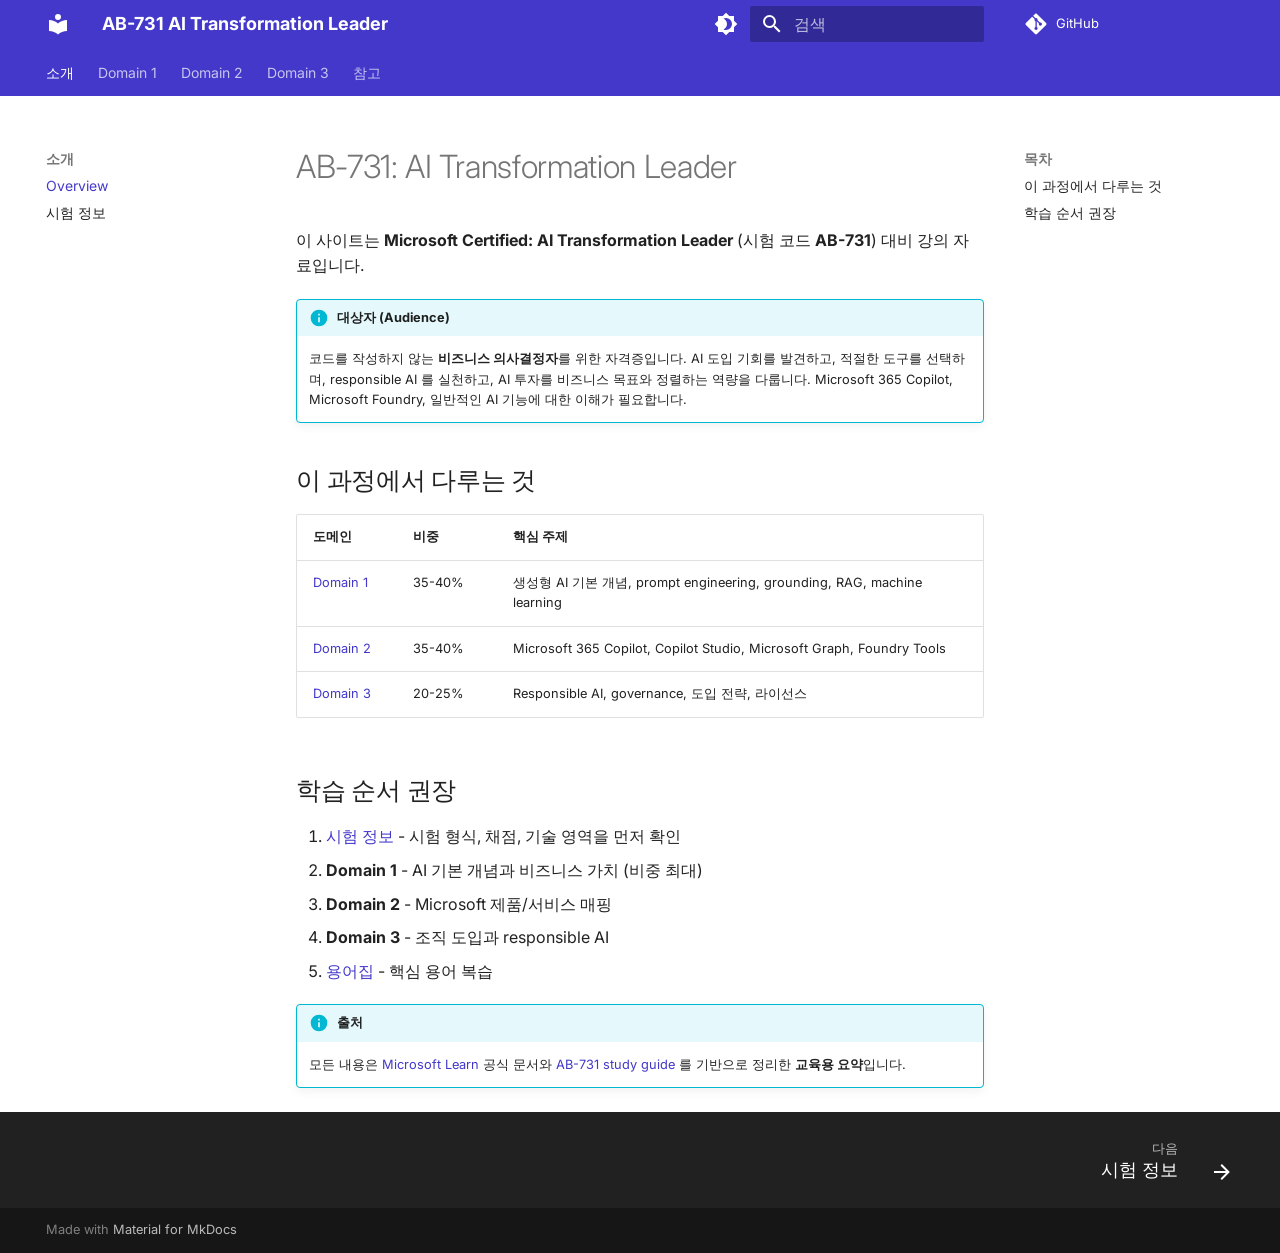
<file: index.html>
<!doctype html>
<html lang="ko" class="no-js">
  <head>
    
      <meta charset="utf-8">
      <meta name="viewport" content="width=device-width,initial-scale=1">
      
        <meta name="description" content="AB-731 (AI Transformation Leader) 시험 대비 강의 자료">
      
      
      
        <link rel="canonical" href="https://noisonnoiton.github.io/ab-731/">
      
      
      
        <link rel="next" href="exam/overview/">
      
      
        
      
      
      <link rel="icon" href="assets/images/favicon.png">
      <meta name="generator" content="mkdocs-1.6.1, mkdocs-material-9.7.6">
    
    
      
        <title>Overview - AB-731 AI Transformation Leader</title>
      
    
    
      <link rel="stylesheet" href="assets/stylesheets/main.484c7ddc.min.css">
      
        
        <link rel="stylesheet" href="assets/stylesheets/palette.ab4e12ef.min.css">
      
      


    
    
      
    
    
      
        
        
        <link rel="preconnect" href="https://fonts.gstatic.com" crossorigin>
        <link rel="stylesheet" href="https://fonts.googleapis.com/css?family=Inter:300,300i,400,400i,700,700i%7CJetBrains+Mono:400,400i,700,700i&amp;display=fallback">
        <style>:root{--md-text-font:"Inter";--md-code-font:"JetBrains Mono"}</style>
      
    
    
      <link rel="stylesheet" href="stylesheets/custom-colors.css">
    
    <script>__md_scope=new URL(".",location),__md_hash=e=>[...e].reduce(((e,_)=>(e<<5)-e+_.charCodeAt(0)),0),__md_get=(e,_=localStorage,t=__md_scope)=>JSON.parse(_.getItem(t.pathname+"."+e)),__md_set=(e,_,t=localStorage,a=__md_scope)=>{try{t.setItem(a.pathname+"."+e,JSON.stringify(_))}catch(e){}}</script>
    
      

    
    
  </head>
  
  
    
    
      
    
    
    
    
    <body dir="ltr" data-md-color-scheme="default" data-md-color-primary="custom" data-md-color-accent="custom">
  
    
    <input class="md-toggle" data-md-toggle="drawer" type="checkbox" id="__drawer" autocomplete="off">
    <input class="md-toggle" data-md-toggle="search" type="checkbox" id="__search" autocomplete="off">
    <label class="md-overlay" for="__drawer"></label>
    <div data-md-component="skip">
      
        
        <a href="#ab-731-ai-transformation-leader" class="md-skip">
          콘텐츠로 이동
        </a>
      
    </div>
    <div data-md-component="announce">
      
    </div>
    
    
      

<header class="md-header" data-md-component="header">
  <nav class="md-header__inner md-grid" aria-label="상단/헤더">
    <a href="." title="AB-731 AI Transformation Leader" class="md-header__button md-logo" aria-label="AB-731 AI Transformation Leader" data-md-component="logo">
      
  
  <svg xmlns="http://www.w3.org/2000/svg" viewBox="0 0 24 24"><path d="M12 8a3 3 0 0 0 3-3 3 3 0 0 0-3-3 3 3 0 0 0-3 3 3 3 0 0 0 3 3m0 3.54C9.64 9.35 6.5 8 3 8v11c3.5 0 6.64 1.35 9 3.54 2.36-2.19 5.5-3.54 9-3.54V8c-3.5 0-6.64 1.35-9 3.54"/></svg>

    </a>
    <label class="md-header__button md-icon" for="__drawer">
      
      <svg xmlns="http://www.w3.org/2000/svg" viewBox="0 0 24 24"><path d="M3 6h18v2H3zm0 5h18v2H3zm0 5h18v2H3z"/></svg>
    </label>
    <div class="md-header__title" data-md-component="header-title">
      <div class="md-header__ellipsis">
        <div class="md-header__topic">
          <span class="md-ellipsis">
            AB-731 AI Transformation Leader
          </span>
        </div>
        <div class="md-header__topic" data-md-component="header-topic">
          <span class="md-ellipsis">
            
              Overview
            
          </span>
        </div>
      </div>
    </div>
    
      
        <form class="md-header__option" data-md-component="palette">
  
    
    
    
    <input class="md-option" data-md-color-media="" data-md-color-scheme="default" data-md-color-primary="custom" data-md-color-accent="custom"  aria-label="다크 모드로 전환"  type="radio" name="__palette" id="__palette_0">
    
      <label class="md-header__button md-icon" title="다크 모드로 전환" for="__palette_1" hidden>
        <svg xmlns="http://www.w3.org/2000/svg" viewBox="0 0 24 24"><path d="M12 18c-.89 0-1.74-.2-2.5-.55C11.56 16.5 13 14.42 13 12s-1.44-4.5-3.5-5.45C10.26 6.2 11.11 6 12 6a6 6 0 0 1 6 6 6 6 0 0 1-6 6m8-9.31V4h-4.69L12 .69 8.69 4H4v4.69L.69 12 4 15.31V20h4.69L12 23.31 15.31 20H20v-4.69L23.31 12z"/></svg>
      </label>
    
  
    
    
    
    <input class="md-option" data-md-color-media="" data-md-color-scheme="slate" data-md-color-primary="custom" data-md-color-accent="custom"  aria-label="라이트 모드로 전환"  type="radio" name="__palette" id="__palette_1">
    
      <label class="md-header__button md-icon" title="라이트 모드로 전환" for="__palette_0" hidden>
        <svg xmlns="http://www.w3.org/2000/svg" viewBox="0 0 24 24"><path d="M12 8a4 4 0 0 0-4 4 4 4 0 0 0 4 4 4 4 0 0 0 4-4 4 4 0 0 0-4-4m0 10a6 6 0 0 1-6-6 6 6 0 0 1 6-6 6 6 0 0 1 6 6 6 6 0 0 1-6 6m8-9.31V4h-4.69L12 .69 8.69 4H4v4.69L.69 12 4 15.31V20h4.69L12 23.31 15.31 20H20v-4.69L23.31 12z"/></svg>
      </label>
    
  
</form>
      
    
    
      <script>var palette=__md_get("__palette");if(palette&&palette.color){if("(prefers-color-scheme)"===palette.color.media){var media=matchMedia("(prefers-color-scheme: light)"),input=document.querySelector(media.matches?"[data-md-color-media='(prefers-color-scheme: light)']":"[data-md-color-media='(prefers-color-scheme: dark)']");palette.color.media=input.getAttribute("data-md-color-media"),palette.color.scheme=input.getAttribute("data-md-color-scheme"),palette.color.primary=input.getAttribute("data-md-color-primary"),palette.color.accent=input.getAttribute("data-md-color-accent")}for(var[key,value]of Object.entries(palette.color))document.body.setAttribute("data-md-color-"+key,value)}</script>
    
    
    
      
      
        <label class="md-header__button md-icon" for="__search">
          
          <svg xmlns="http://www.w3.org/2000/svg" viewBox="0 0 24 24"><path d="M9.5 3A6.5 6.5 0 0 1 16 9.5c0 1.61-.59 3.09-1.56 4.23l.27.27h.79l5 5-1.5 1.5-5-5v-.79l-.27-.27A6.52 6.52 0 0 1 9.5 16 6.5 6.5 0 0 1 3 9.5 6.5 6.5 0 0 1 9.5 3m0 2C7 5 5 7 5 9.5S7 14 9.5 14 14 12 14 9.5 12 5 9.5 5"/></svg>
        </label>
        <div class="md-search" data-md-component="search" role="dialog">
  <label class="md-search__overlay" for="__search"></label>
  <div class="md-search__inner" role="search">
    <form class="md-search__form" name="search">
      <input type="text" class="md-search__input" name="query" aria-label="검색" placeholder="검색" autocapitalize="off" autocorrect="off" autocomplete="off" spellcheck="false" data-md-component="search-query" required>
      <label class="md-search__icon md-icon" for="__search">
        
        <svg xmlns="http://www.w3.org/2000/svg" viewBox="0 0 24 24"><path d="M9.5 3A6.5 6.5 0 0 1 16 9.5c0 1.61-.59 3.09-1.56 4.23l.27.27h.79l5 5-1.5 1.5-5-5v-.79l-.27-.27A6.52 6.52 0 0 1 9.5 16 6.5 6.5 0 0 1 3 9.5 6.5 6.5 0 0 1 9.5 3m0 2C7 5 5 7 5 9.5S7 14 9.5 14 14 12 14 9.5 12 5 9.5 5"/></svg>
        
        <svg xmlns="http://www.w3.org/2000/svg" viewBox="0 0 24 24"><path d="M20 11v2H8l5.5 5.5-1.42 1.42L4.16 12l7.92-7.92L13.5 5.5 8 11z"/></svg>
      </label>
      <nav class="md-search__options" aria-label="검색">
        
        <button type="reset" class="md-search__icon md-icon" title="지우기" aria-label="지우기" tabindex="-1">
          
          <svg xmlns="http://www.w3.org/2000/svg" viewBox="0 0 24 24"><path d="M19 6.41 17.59 5 12 10.59 6.41 5 5 6.41 10.59 12 5 17.59 6.41 19 12 13.41 17.59 19 19 17.59 13.41 12z"/></svg>
        </button>
      </nav>
      
        <div class="md-search__suggest" data-md-component="search-suggest"></div>
      
    </form>
    <div class="md-search__output">
      <div class="md-search__scrollwrap" tabindex="0" data-md-scrollfix>
        <div class="md-search-result" data-md-component="search-result">
          <div class="md-search-result__meta">
            검색 초기화
          </div>
          <ol class="md-search-result__list" role="presentation"></ol>
        </div>
      </div>
    </div>
  </div>
</div>
      
    
    
      <div class="md-header__source">
        <a href="https://github.com/noisonnoiton/ab-731" title="저장소로 이동" class="md-source" data-md-component="source" target="_blank" rel="noopener">
  <div class="md-source__icon md-icon">
    
    <svg xmlns="http://www.w3.org/2000/svg" viewBox="0 0 448 512"><!--! Font Awesome Free 7.1.0 by @fontawesome - https://fontawesome.com License - https://fontawesome.com/license/free (Icons: CC BY 4.0, Fonts: SIL OFL 1.1, Code: MIT License) Copyright 2025 Fonticons, Inc.--><path d="M439.6 236.1 244 40.5c-5.4-5.5-12.8-8.5-20.4-8.5s-15 3-20.4 8.4L162.5 81l51.5 51.5c27.1-9.1 52.7 16.8 43.4 43.7l49.7 49.7c34.2-11.8 61.2 31 35.5 56.7-26.5 26.5-70.2-2.9-56-37.3L240.3 199v121.9c25.3 12.5 22.3 41.8 9.1 55-6.4 6.4-15.2 10.1-24.3 10.1s-17.8-3.6-24.3-10.1c-17.6-17.6-11.1-46.9 11.2-56v-123c-20.8-8.5-24.6-30.7-18.6-45L142.6 101 8.5 235.1C3 240.6 0 247.9 0 255.5s3 15 8.5 20.4l195.6 195.7c5.4 5.4 12.7 8.4 20.4 8.4s15-3 20.4-8.4l194.7-194.7c5.4-5.4 8.4-12.8 8.4-20.4s-3-15-8.4-20.4"/></svg>
  </div>
  <div class="md-source__repository">
    GitHub
  </div>
</a>
      </div>
    
  </nav>
  
</header>
    
    <div class="md-container" data-md-component="container">
      
      
        
          
            
<nav class="md-tabs" aria-label="탭" data-md-component="tabs">
  <div class="md-grid">
    <ul class="md-tabs__list">
      
        
  
  
  
    
  
  
    
    
      <li class="md-tabs__item md-tabs__item--active">
        <a href="." class="md-tabs__link">
          
  
  
  소개

        </a>
      </li>
    
  

      
        
  
  
  
  
    
    
      <li class="md-tabs__item">
        <a href="domain1-business-value/" class="md-tabs__link">
          
  
  
  Domain 1

        </a>
      </li>
    
  

      
        
  
  
  
  
    
    
      <li class="md-tabs__item">
        <a href="domain2-ai-apps-services/" class="md-tabs__link">
          
  
  
  Domain 2

        </a>
      </li>
    
  

      
        
  
  
  
  
    
    
      <li class="md-tabs__item">
        <a href="domain3-implementation-adoption/" class="md-tabs__link">
          
  
  
  Domain 3

        </a>
      </li>
    
  

      
        
  
  
  
  
    
    
      <li class="md-tabs__item">
        <a href="glossary/" class="md-tabs__link">
          
  
  
  참고

        </a>
      </li>
    
  

      
    </ul>
  </div>
</nav>
          
        
      
      <main class="md-main" data-md-component="main">
        <div class="md-main__inner md-grid">
          
  
    
    <div class="md-sidebar md-sidebar--primary" data-md-component="sidebar" data-md-type="navigation" >
      <div class="md-sidebar__scrollwrap">
        <div class="md-sidebar__inner">
          


  


<nav class="md-nav md-nav--primary md-nav--lifted" aria-label="네비게이션" data-md-level="0">
  <label class="md-nav__title" for="__drawer">
    <a href="." title="AB-731 AI Transformation Leader" class="md-nav__button md-logo" aria-label="AB-731 AI Transformation Leader" data-md-component="logo">
      
  
  <svg xmlns="http://www.w3.org/2000/svg" viewBox="0 0 24 24"><path d="M12 8a3 3 0 0 0 3-3 3 3 0 0 0-3-3 3 3 0 0 0-3 3 3 3 0 0 0 3 3m0 3.54C9.64 9.35 6.5 8 3 8v11c3.5 0 6.64 1.35 9 3.54 2.36-2.19 5.5-3.54 9-3.54V8c-3.5 0-6.64 1.35-9 3.54"/></svg>

    </a>
    AB-731 AI Transformation Leader
  </label>
  
    <div class="md-nav__source">
      <a href="https://github.com/noisonnoiton/ab-731" title="저장소로 이동" class="md-source" data-md-component="source" target="_blank" rel="noopener">
  <div class="md-source__icon md-icon">
    
    <svg xmlns="http://www.w3.org/2000/svg" viewBox="0 0 448 512"><!--! Font Awesome Free 7.1.0 by @fontawesome - https://fontawesome.com License - https://fontawesome.com/license/free (Icons: CC BY 4.0, Fonts: SIL OFL 1.1, Code: MIT License) Copyright 2025 Fonticons, Inc.--><path d="M439.6 236.1 244 40.5c-5.4-5.5-12.8-8.5-20.4-8.5s-15 3-20.4 8.4L162.5 81l51.5 51.5c27.1-9.1 52.7 16.8 43.4 43.7l49.7 49.7c34.2-11.8 61.2 31 35.5 56.7-26.5 26.5-70.2-2.9-56-37.3L240.3 199v121.9c25.3 12.5 22.3 41.8 9.1 55-6.4 6.4-15.2 10.1-24.3 10.1s-17.8-3.6-24.3-10.1c-17.6-17.6-11.1-46.9 11.2-56v-123c-20.8-8.5-24.6-30.7-18.6-45L142.6 101 8.5 235.1C3 240.6 0 247.9 0 255.5s3 15 8.5 20.4l195.6 195.7c5.4 5.4 12.7 8.4 20.4 8.4s15-3 20.4-8.4l194.7-194.7c5.4-5.4 8.4-12.8 8.4-20.4s-3-15-8.4-20.4"/></svg>
  </div>
  <div class="md-source__repository">
    GitHub
  </div>
</a>
    </div>
  
  <ul class="md-nav__list" data-md-scrollfix>
    
      
      
  
  
    
  
  
  
    
    
    
    
      
        
        
      
      
        
      
    
    
    <li class="md-nav__item md-nav__item--active md-nav__item--section md-nav__item--nested">
      
        
        
        <input class="md-nav__toggle md-toggle " type="checkbox" id="__nav_1" checked>
        
          
          <label class="md-nav__link" for="__nav_1" id="__nav_1_label" tabindex="">
            
  
  
  <span class="md-ellipsis">
    
  
    소개
  

    
  </span>
  
  

            <span class="md-nav__icon md-icon"></span>
          </label>
        
        <nav class="md-nav" data-md-level="1" aria-labelledby="__nav_1_label" aria-expanded="true">
          <label class="md-nav__title" for="__nav_1">
            <span class="md-nav__icon md-icon"></span>
            
  
    소개
  

          </label>
          <ul class="md-nav__list" data-md-scrollfix>
            
              
                
  
  
    
  
  
  
    <li class="md-nav__item md-nav__item--active">
      
      <input class="md-nav__toggle md-toggle" type="checkbox" id="__toc">
      
      
        
      
      
        <label class="md-nav__link md-nav__link--active" for="__toc">
          
  
  
  <span class="md-ellipsis">
    
  
    Overview
  

    
  </span>
  
  

          <span class="md-nav__icon md-icon"></span>
        </label>
      
      <a href="." class="md-nav__link md-nav__link--active">
        
  
  
  <span class="md-ellipsis">
    
  
    Overview
  

    
  </span>
  
  

      </a>
      
        

<nav class="md-nav md-nav--secondary" aria-label="목차">
  
  
  
    
  
  
    <label class="md-nav__title" for="__toc">
      <span class="md-nav__icon md-icon"></span>
      목차
    </label>
    <ul class="md-nav__list" data-md-component="toc" data-md-scrollfix>
      
        <li class="md-nav__item">
  <a href="#_1" class="md-nav__link">
    <span class="md-ellipsis">
      
        이 과정에서 다루는 것
      
    </span>
  </a>
  
</li>
      
        <li class="md-nav__item">
  <a href="#_2" class="md-nav__link">
    <span class="md-ellipsis">
      
        학습 순서 권장
      
    </span>
  </a>
  
</li>
      
    </ul>
  
</nav>
      
    </li>
  

              
            
              
                
  
  
  
  
    <li class="md-nav__item">
      <a href="exam/overview/" class="md-nav__link">
        
  
  
  <span class="md-ellipsis">
    
  
    시험 정보
  

    
  </span>
  
  

      </a>
    </li>
  

              
            
          </ul>
        </nav>
      
    </li>
  

    
      
      
  
  
  
  
    
    
    
    
      
      
        
      
    
    
    <li class="md-nav__item md-nav__item--nested">
      
        
        
          
        
        <input class="md-nav__toggle md-toggle md-toggle--indeterminate" type="checkbox" id="__nav_2" >
        
          
          <label class="md-nav__link" for="__nav_2" id="__nav_2_label" tabindex="0">
            
  
  
  <span class="md-ellipsis">
    
  
    Domain 1
  

    
  </span>
  
  

            <span class="md-nav__icon md-icon"></span>
          </label>
        
        <nav class="md-nav" data-md-level="1" aria-labelledby="__nav_2_label" aria-expanded="false">
          <label class="md-nav__title" for="__nav_2">
            <span class="md-nav__icon md-icon"></span>
            
  
    Domain 1
  

          </label>
          <ul class="md-nav__list" data-md-scrollfix>
            
              
                
  
  
  
  
    <li class="md-nav__item">
      <a href="domain1-business-value/" class="md-nav__link">
        
  
  
  <span class="md-ellipsis">
    
  
    Overview
  

    
  </span>
  
  

      </a>
    </li>
  

              
            
              
                
  
  
  
  
    <li class="md-nav__item">
      <a href="domain1-business-value/01-foundations/" class="md-nav__link">
        
  
  
  <span class="md-ellipsis">
    
  
    생성형 AI 기본 개념
  

    
  </span>
  
  

      </a>
    </li>
  

              
            
              
                
  
  
  
  
    <li class="md-nav__item">
      <a href="domain1-business-value/02-capabilities/" class="md-nav__link">
        
  
  
  <span class="md-ellipsis">
    
  
    기능과 활용 (grounding, RAG)
  

    
  </span>
  
  

      </a>
    </li>
  

              
            
          </ul>
        </nav>
      
    </li>
  

    
      
      
  
  
  
  
    
    
    
    
      
      
        
      
    
    
    <li class="md-nav__item md-nav__item--nested">
      
        
        
          
        
        <input class="md-nav__toggle md-toggle md-toggle--indeterminate" type="checkbox" id="__nav_3" >
        
          
          <label class="md-nav__link" for="__nav_3" id="__nav_3_label" tabindex="0">
            
  
  
  <span class="md-ellipsis">
    
  
    Domain 2
  

    
  </span>
  
  

            <span class="md-nav__icon md-icon"></span>
          </label>
        
        <nav class="md-nav" data-md-level="1" aria-labelledby="__nav_3_label" aria-expanded="false">
          <label class="md-nav__title" for="__nav_3">
            <span class="md-nav__icon md-icon"></span>
            
  
    Domain 2
  

          </label>
          <ul class="md-nav__list" data-md-scrollfix>
            
              
                
  
  
  
  
    <li class="md-nav__item">
      <a href="domain2-ai-apps-services/" class="md-nav__link">
        
  
  
  <span class="md-ellipsis">
    
  
    Overview
  

    
  </span>
  
  

      </a>
    </li>
  

              
            
              
                
  
  
  
  
    <li class="md-nav__item">
      <a href="domain2-ai-apps-services/01-copilot/" class="md-nav__link">
        
  
  
  <span class="md-ellipsis">
    
  
    Microsoft 365 Copilot
  

    
  </span>
  
  

      </a>
    </li>
  

              
            
              
                
  
  
  
  
    <li class="md-nav__item">
      <a href="domain2-ai-apps-services/02-foundry/" class="md-nav__link">
        
  
  
  <span class="md-ellipsis">
    
  
    Microsoft Foundry & Foundry Tools
  

    
  </span>
  
  

      </a>
    </li>
  

              
            
          </ul>
        </nav>
      
    </li>
  

    
      
      
  
  
  
  
    
    
    
    
      
      
        
      
    
    
    <li class="md-nav__item md-nav__item--nested">
      
        
        
          
        
        <input class="md-nav__toggle md-toggle md-toggle--indeterminate" type="checkbox" id="__nav_4" >
        
          
          <label class="md-nav__link" for="__nav_4" id="__nav_4_label" tabindex="0">
            
  
  
  <span class="md-ellipsis">
    
  
    Domain 3
  

    
  </span>
  
  

            <span class="md-nav__icon md-icon"></span>
          </label>
        
        <nav class="md-nav" data-md-level="1" aria-labelledby="__nav_4_label" aria-expanded="false">
          <label class="md-nav__title" for="__nav_4">
            <span class="md-nav__icon md-icon"></span>
            
  
    Domain 3
  

          </label>
          <ul class="md-nav__list" data-md-scrollfix>
            
              
                
  
  
  
  
    <li class="md-nav__item">
      <a href="domain3-implementation-adoption/" class="md-nav__link">
        
  
  
  <span class="md-ellipsis">
    
  
    Overview
  

    
  </span>
  
  

      </a>
    </li>
  

              
            
              
                
  
  
  
  
    <li class="md-nav__item">
      <a href="domain3-implementation-adoption/01-responsible-ai/" class="md-nav__link">
        
  
  
  <span class="md-ellipsis">
    
  
    Responsible AI
  

    
  </span>
  
  

      </a>
    </li>
  

              
            
              
                
  
  
  
  
    <li class="md-nav__item">
      <a href="domain3-implementation-adoption/02-adoption/" class="md-nav__link">
        
  
  
  <span class="md-ellipsis">
    
  
    AI 도입 계획
  

    
  </span>
  
  

      </a>
    </li>
  

              
            
          </ul>
        </nav>
      
    </li>
  

    
      
      
  
  
  
  
    
    
    
    
      
      
        
      
    
    
    <li class="md-nav__item md-nav__item--nested">
      
        
        
          
        
        <input class="md-nav__toggle md-toggle md-toggle--indeterminate" type="checkbox" id="__nav_5" >
        
          
          <label class="md-nav__link" for="__nav_5" id="__nav_5_label" tabindex="0">
            
  
  
  <span class="md-ellipsis">
    
  
    참고
  

    
  </span>
  
  

            <span class="md-nav__icon md-icon"></span>
          </label>
        
        <nav class="md-nav" data-md-level="1" aria-labelledby="__nav_5_label" aria-expanded="false">
          <label class="md-nav__title" for="__nav_5">
            <span class="md-nav__icon md-icon"></span>
            
  
    참고
  

          </label>
          <ul class="md-nav__list" data-md-scrollfix>
            
              
                
  
  
  
  
    <li class="md-nav__item">
      <a href="glossary/" class="md-nav__link">
        
  
  
  <span class="md-ellipsis">
    
  
    용어집
  

    
  </span>
  
  

      </a>
    </li>
  

              
            
          </ul>
        </nav>
      
    </li>
  

    
  </ul>
</nav>
        </div>
      </div>
    </div>
  

  
    
    <div class="md-sidebar md-sidebar--secondary" data-md-component="sidebar" data-md-type="toc" >
      <div class="md-sidebar__scrollwrap">
        <div class="md-sidebar__inner">
          

<nav class="md-nav md-nav--secondary" aria-label="목차">
  
  
  
    
  
  
    <label class="md-nav__title" for="__toc">
      <span class="md-nav__icon md-icon"></span>
      목차
    </label>
    <ul class="md-nav__list" data-md-component="toc" data-md-scrollfix>
      
        <li class="md-nav__item">
  <a href="#_1" class="md-nav__link">
    <span class="md-ellipsis">
      
        이 과정에서 다루는 것
      
    </span>
  </a>
  
</li>
      
        <li class="md-nav__item">
  <a href="#_2" class="md-nav__link">
    <span class="md-ellipsis">
      
        학습 순서 권장
      
    </span>
  </a>
  
</li>
      
    </ul>
  
</nav>
        </div>
      </div>
    </div>
  

  <aside class="kakao-adfit-rail" aria-label="광고">
    <ins class="kakao_ad_area" style="display:none;"
      data-ad-unit="DAN-oYnyqFed1jZhUtvA"
      data-ad-width="160"
      data-ad-height="600"></ins>
  </aside>

          
            <div class="md-content" data-md-component="content">
              
                




              
              <article class="md-content__inner md-typeset">
                
                  



<h1 id="ab-731-ai-transformation-leader">AB-731: AI Transformation Leader<a class="headerlink" href="#ab-731-ai-transformation-leader" title="Permanent link">&para;</a></h1>
<p>이 사이트는 <strong>Microsoft Certified: AI Transformation Leader</strong> (시험 코드 <strong>AB-731</strong>) 대비 강의 자료입니다.</p>
<div class="admonition info">
<p class="admonition-title">대상자 (Audience)</p>
<p>코드를 작성하지 않는 <strong>비즈니스 의사결정자</strong>를 위한 자격증입니다. AI 도입 기회를 발견하고, 적절한 도구를 선택하며, responsible AI 를 실천하고, AI 투자를 비즈니스 목표와 정렬하는 역량을 다룹니다. Microsoft 365 Copilot, Microsoft Foundry, 일반적인 AI 기능에 대한 이해가 필요합니다.</p>
</div>
<h2 id="_1">이 과정에서 다루는 것<a class="headerlink" href="#_1" title="Permanent link">&para;</a></h2>
<table>
<thead>
<tr>
<th>도메인</th>
<th>비중</th>
<th>핵심 주제</th>
</tr>
</thead>
<tbody>
<tr>
<td><a href="domain1-business-value/">Domain 1</a></td>
<td>35-40%</td>
<td>생성형 AI 기본 개념, prompt engineering, grounding, RAG, machine learning</td>
</tr>
<tr>
<td><a href="domain2-ai-apps-services/">Domain 2</a></td>
<td>35-40%</td>
<td>Microsoft 365 Copilot, Copilot Studio, Microsoft Graph, Foundry Tools</td>
</tr>
<tr>
<td><a href="domain3-implementation-adoption/">Domain 3</a></td>
<td>20-25%</td>
<td>Responsible AI, governance, 도입 전략, 라이선스</td>
</tr>
</tbody>
</table>
<h2 id="_2">학습 순서 권장<a class="headerlink" href="#_2" title="Permanent link">&para;</a></h2>
<ol>
<li><a href="exam/overview/">시험 정보</a> - 시험 형식, 채점, 기술 영역을 먼저 확인</li>
<li><strong>Domain 1</strong> - AI 기본 개념과 비즈니스 가치 (비중 최대)</li>
<li><strong>Domain 2</strong> - Microsoft 제품/서비스 매핑</li>
<li><strong>Domain 3</strong> - 조직 도입과 responsible AI</li>
<li><a href="glossary/">용어집</a> - 핵심 용어 복습</li>
</ol>
<div class="admonition info">
<p class="admonition-title">출처</p>
<p>모든 내용은 <a href="https://learn.microsoft.com/" target="_blank" rel="noopener">Microsoft Learn</a> 공식 문서와 <a href="https://aka.ms/ab731-StudyGuide" target="_blank" rel="noopener">AB-731 study guide</a> 를 기반으로 정리한 <strong>교육용 요약</strong>입니다.</p>
</div>












                
              </article>
            </div>
          
          
<script>var target=document.getElementById(location.hash.slice(1));target&&target.name&&(target.checked=target.name.startsWith("__tabbed_"))</script>
        </div>
        
          <button type="button" class="md-top md-icon" data-md-component="top" hidden>
  
  <svg xmlns="http://www.w3.org/2000/svg" viewBox="0 0 24 24"><path d="M13 20h-2V8l-5.5 5.5-1.42-1.42L12 4.16l7.92 7.92-1.42 1.42L13 8z"/></svg>
  맨위로
</button>
        
      </main>
      
  
        <footer class="md-footer">
  
    
      
      <nav class="md-footer__inner md-grid" aria-label="하단/푸터" >
        
        
          
          <a href="exam/overview/" class="md-footer__link md-footer__link--next" aria-label="다음: 시험 정보">
            <div class="md-footer__title">
              <span class="md-footer__direction">
                다음
              </span>
              <div class="md-ellipsis">
                시험 정보
              </div>
            </div>
            <div class="md-footer__button md-icon">
              
              <svg xmlns="http://www.w3.org/2000/svg" viewBox="0 0 24 24"><path d="M4 11v2h12l-5.5 5.5 1.42 1.42L19.84 12l-7.92-7.92L10.5 5.5 16 11z"/></svg>
            </div>
          </a>
        
      </nav>
    
  
  <div class="md-footer-meta md-typeset">
    <div class="md-footer-meta__inner md-grid">
      <div class="md-copyright">
  
  
    Made with
    <a href="https://squidfunk.github.io/mkdocs-material/" target="_blank" rel="noopener">
      Material for MkDocs
    </a>
  
</div>
      
    </div>
  </div>
</footer>
      
  <div class="kakao-adfit-mobile" aria-label="광고">
    <ins class="kakao_ad_area" style="display:none;"
      data-ad-unit="DAN-zHXbzhtivpd6MTA0"
      data-ad-width="250"
      data-ad-height="250"></ins>
  </div>

    </div>
    <div class="md-dialog" data-md-component="dialog">
      <div class="md-dialog__inner md-typeset"></div>
    </div>
    
    
    
      
      
      <script id="__config" type="application/json">{"annotate": null, "base": ".", "features": ["navigation.tabs", "navigation.sections", "navigation.expand", "navigation.path", "navigation.top", "navigation.footer", "toc.follow", "header.autohide", "content.code.copy", "content.tooltips", "search.suggest", "search.highlight"], "search": "assets/javascripts/workers/search.2c215733.min.js", "tags": null, "translations": {"clipboard.copied": "\ud074\ub9bd\ubcf4\ub4dc\uc5d0 \ubcf5\uc0ac\ub428", "clipboard.copy": "\ud074\ub9bd\ubcf4\ub4dc\ub85c \ubcf5\uc0ac", "search.result.more.one": "\uc774 \ubb38\uc11c\uc5d0\uc11c 1\uac1c\uc758 \uac80\uc0c9 \uacb0\uacfc \ub354 \ubcf4\uae30", "search.result.more.other": "\uc774 \ubb38\uc11c\uc5d0\uc11c #\uac1c\uc758 \uac80\uc0c9 \uacb0\uacfc \ub354 \ubcf4\uae30", "search.result.none": "\uac80\uc0c9\uc5b4\uc640 \uc77c\uce58\ud558\ub294 \ubb38\uc11c\uac00 \uc5c6\uc2b5\ub2c8\ub2e4", "search.result.one": "1\uac1c\uc758 \uc77c\uce58\ud558\ub294 \ubb38\uc11c", "search.result.other": "#\uac1c\uc758 \uc77c\uce58\ud558\ub294 \ubb38\uc11c", "search.result.placeholder": "\uac80\uc0c9\uc5b4\ub97c \uc785\ub825\ud558\uc138\uc694", "search.result.term.missing": "\ud3ec\ud568\ub418\uc9c0 \uc54a\uc740 \uac80\uc0c9\uc5b4", "select.version": "\ubc84\uc804 \uc120\ud0dd"}, "version": null}</script>
    
    
  
      <script src="assets/javascripts/bundle.79ae519e.min.js"></script>
      
    
  <script src="//t1.kakaocdn.net/kas/static/ba.min.js" async></script>

  </body>
</html>
</file>
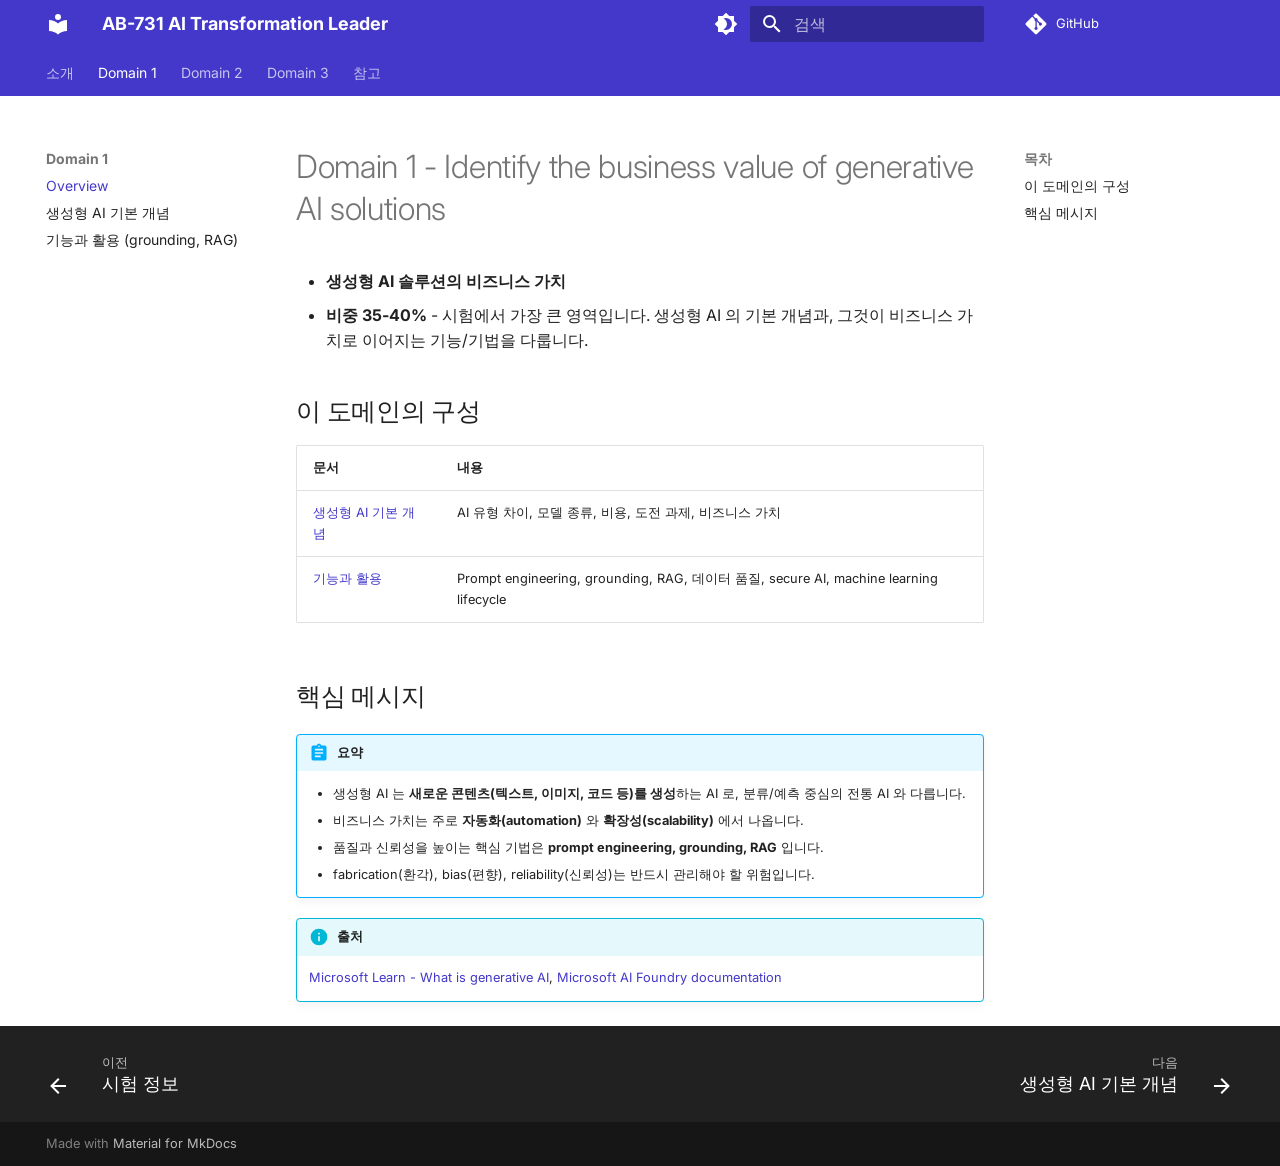
<file: domain1-business-value/index.html>
<!doctype html>
<html lang="ko" class="no-js">
  <head>
    
      <meta charset="utf-8">
      <meta name="viewport" content="width=device-width,initial-scale=1">
      
        <meta name="description" content="AB-731 (AI Transformation Leader) 시험 대비 강의 자료">
      
      
      
        <link rel="canonical" href="https://noisonnoiton.github.io/ab-731/domain1-business-value/">
      
      
        <link rel="prev" href="../exam/overview/">
      
      
        <link rel="next" href="01-foundations/">
      
      
        
      
      
      <link rel="icon" href="../assets/images/favicon.png">
      <meta name="generator" content="mkdocs-1.6.1, mkdocs-material-9.7.6">
    
    
      
        <title>Overview - AB-731 AI Transformation Leader</title>
      
    
    
      <link rel="stylesheet" href="../assets/stylesheets/main.484c7ddc.min.css">
      
        
        <link rel="stylesheet" href="../assets/stylesheets/palette.ab4e12ef.min.css">
      
      


    
    
      
    
    
      
        
        
        <link rel="preconnect" href="https://fonts.gstatic.com" crossorigin>
        <link rel="stylesheet" href="https://fonts.googleapis.com/css?family=Inter:300,300i,400,400i,700,700i%7CJetBrains+Mono:400,400i,700,700i&amp;display=fallback">
        <style>:root{--md-text-font:"Inter";--md-code-font:"JetBrains Mono"}</style>
      
    
    
      <link rel="stylesheet" href="../stylesheets/custom-colors.css">
    
    <script>__md_scope=new URL("..",location),__md_hash=e=>[...e].reduce(((e,_)=>(e<<5)-e+_.charCodeAt(0)),0),__md_get=(e,_=localStorage,t=__md_scope)=>JSON.parse(_.getItem(t.pathname+"."+e)),__md_set=(e,_,t=localStorage,a=__md_scope)=>{try{t.setItem(a.pathname+"."+e,JSON.stringify(_))}catch(e){}}</script>
    
      

    
    
  </head>
  
  
    
    
      
    
    
    
    
    <body dir="ltr" data-md-color-scheme="default" data-md-color-primary="custom" data-md-color-accent="custom">
  
    
    <input class="md-toggle" data-md-toggle="drawer" type="checkbox" id="__drawer" autocomplete="off">
    <input class="md-toggle" data-md-toggle="search" type="checkbox" id="__search" autocomplete="off">
    <label class="md-overlay" for="__drawer"></label>
    <div data-md-component="skip">
      
        
        <a href="#domain-1-identify-the-business-value-of-generative-ai-solutions" class="md-skip">
          콘텐츠로 이동
        </a>
      
    </div>
    <div data-md-component="announce">
      
    </div>
    
    
      

<header class="md-header" data-md-component="header">
  <nav class="md-header__inner md-grid" aria-label="상단/헤더">
    <a href=".." title="AB-731 AI Transformation Leader" class="md-header__button md-logo" aria-label="AB-731 AI Transformation Leader" data-md-component="logo">
      
  
  <svg xmlns="http://www.w3.org/2000/svg" viewBox="0 0 24 24"><path d="M12 8a3 3 0 0 0 3-3 3 3 0 0 0-3-3 3 3 0 0 0-3 3 3 3 0 0 0 3 3m0 3.54C9.64 9.35 6.5 8 3 8v11c3.5 0 6.64 1.35 9 3.54 2.36-2.19 5.5-3.54 9-3.54V8c-3.5 0-6.64 1.35-9 3.54"/></svg>

    </a>
    <label class="md-header__button md-icon" for="__drawer">
      
      <svg xmlns="http://www.w3.org/2000/svg" viewBox="0 0 24 24"><path d="M3 6h18v2H3zm0 5h18v2H3zm0 5h18v2H3z"/></svg>
    </label>
    <div class="md-header__title" data-md-component="header-title">
      <div class="md-header__ellipsis">
        <div class="md-header__topic">
          <span class="md-ellipsis">
            AB-731 AI Transformation Leader
          </span>
        </div>
        <div class="md-header__topic" data-md-component="header-topic">
          <span class="md-ellipsis">
            
              Overview
            
          </span>
        </div>
      </div>
    </div>
    
      
        <form class="md-header__option" data-md-component="palette">
  
    
    
    
    <input class="md-option" data-md-color-media="" data-md-color-scheme="default" data-md-color-primary="custom" data-md-color-accent="custom"  aria-label="다크 모드로 전환"  type="radio" name="__palette" id="__palette_0">
    
      <label class="md-header__button md-icon" title="다크 모드로 전환" for="__palette_1" hidden>
        <svg xmlns="http://www.w3.org/2000/svg" viewBox="0 0 24 24"><path d="M12 18c-.89 0-1.74-.2-2.5-.55C11.56 16.5 13 14.42 13 12s-1.44-4.5-3.5-5.45C10.26 6.2 11.11 6 12 6a6 6 0 0 1 6 6 6 6 0 0 1-6 6m8-9.31V4h-4.69L12 .69 8.69 4H4v4.69L.69 12 4 15.31V20h4.69L12 23.31 15.31 20H20v-4.69L23.31 12z"/></svg>
      </label>
    
  
    
    
    
    <input class="md-option" data-md-color-media="" data-md-color-scheme="slate" data-md-color-primary="custom" data-md-color-accent="custom"  aria-label="라이트 모드로 전환"  type="radio" name="__palette" id="__palette_1">
    
      <label class="md-header__button md-icon" title="라이트 모드로 전환" for="__palette_0" hidden>
        <svg xmlns="http://www.w3.org/2000/svg" viewBox="0 0 24 24"><path d="M12 8a4 4 0 0 0-4 4 4 4 0 0 0 4 4 4 4 0 0 0 4-4 4 4 0 0 0-4-4m0 10a6 6 0 0 1-6-6 6 6 0 0 1 6-6 6 6 0 0 1 6 6 6 6 0 0 1-6 6m8-9.31V4h-4.69L12 .69 8.69 4H4v4.69L.69 12 4 15.31V20h4.69L12 23.31 15.31 20H20v-4.69L23.31 12z"/></svg>
      </label>
    
  
</form>
      
    
    
      <script>var palette=__md_get("__palette");if(palette&&palette.color){if("(prefers-color-scheme)"===palette.color.media){var media=matchMedia("(prefers-color-scheme: light)"),input=document.querySelector(media.matches?"[data-md-color-media='(prefers-color-scheme: light)']":"[data-md-color-media='(prefers-color-scheme: dark)']");palette.color.media=input.getAttribute("data-md-color-media"),palette.color.scheme=input.getAttribute("data-md-color-scheme"),palette.color.primary=input.getAttribute("data-md-color-primary"),palette.color.accent=input.getAttribute("data-md-color-accent")}for(var[key,value]of Object.entries(palette.color))document.body.setAttribute("data-md-color-"+key,value)}</script>
    
    
    
      
      
        <label class="md-header__button md-icon" for="__search">
          
          <svg xmlns="http://www.w3.org/2000/svg" viewBox="0 0 24 24"><path d="M9.5 3A6.5 6.5 0 0 1 16 9.5c0 1.61-.59 3.09-1.56 4.23l.27.27h.79l5 5-1.5 1.5-5-5v-.79l-.27-.27A6.52 6.52 0 0 1 9.5 16 6.5 6.5 0 0 1 3 9.5 6.5 6.5 0 0 1 9.5 3m0 2C7 5 5 7 5 9.5S7 14 9.5 14 14 12 14 9.5 12 5 9.5 5"/></svg>
        </label>
        <div class="md-search" data-md-component="search" role="dialog">
  <label class="md-search__overlay" for="__search"></label>
  <div class="md-search__inner" role="search">
    <form class="md-search__form" name="search">
      <input type="text" class="md-search__input" name="query" aria-label="검색" placeholder="검색" autocapitalize="off" autocorrect="off" autocomplete="off" spellcheck="false" data-md-component="search-query" required>
      <label class="md-search__icon md-icon" for="__search">
        
        <svg xmlns="http://www.w3.org/2000/svg" viewBox="0 0 24 24"><path d="M9.5 3A6.5 6.5 0 0 1 16 9.5c0 1.61-.59 3.09-1.56 4.23l.27.27h.79l5 5-1.5 1.5-5-5v-.79l-.27-.27A6.52 6.52 0 0 1 9.5 16 6.5 6.5 0 0 1 3 9.5 6.5 6.5 0 0 1 9.5 3m0 2C7 5 5 7 5 9.5S7 14 9.5 14 14 12 14 9.5 12 5 9.5 5"/></svg>
        
        <svg xmlns="http://www.w3.org/2000/svg" viewBox="0 0 24 24"><path d="M20 11v2H8l5.5 5.5-1.42 1.42L4.16 12l7.92-7.92L13.5 5.5 8 11z"/></svg>
      </label>
      <nav class="md-search__options" aria-label="검색">
        
        <button type="reset" class="md-search__icon md-icon" title="지우기" aria-label="지우기" tabindex="-1">
          
          <svg xmlns="http://www.w3.org/2000/svg" viewBox="0 0 24 24"><path d="M19 6.41 17.59 5 12 10.59 6.41 5 5 6.41 10.59 12 5 17.59 6.41 19 12 13.41 17.59 19 19 17.59 13.41 12z"/></svg>
        </button>
      </nav>
      
        <div class="md-search__suggest" data-md-component="search-suggest"></div>
      
    </form>
    <div class="md-search__output">
      <div class="md-search__scrollwrap" tabindex="0" data-md-scrollfix>
        <div class="md-search-result" data-md-component="search-result">
          <div class="md-search-result__meta">
            검색 초기화
          </div>
          <ol class="md-search-result__list" role="presentation"></ol>
        </div>
      </div>
    </div>
  </div>
</div>
      
    
    
      <div class="md-header__source">
        <a href="https://github.com/noisonnoiton/ab-731" title="저장소로 이동" class="md-source" data-md-component="source" target="_blank" rel="noopener">
  <div class="md-source__icon md-icon">
    
    <svg xmlns="http://www.w3.org/2000/svg" viewBox="0 0 448 512"><!--! Font Awesome Free 7.1.0 by @fontawesome - https://fontawesome.com License - https://fontawesome.com/license/free (Icons: CC BY 4.0, Fonts: SIL OFL 1.1, Code: MIT License) Copyright 2025 Fonticons, Inc.--><path d="M439.6 236.1 244 40.5c-5.4-5.5-12.8-8.5-20.4-8.5s-15 3-20.4 8.4L162.5 81l51.5 51.5c27.1-9.1 52.7 16.8 43.4 43.7l49.7 49.7c34.2-11.8 61.2 31 35.5 56.7-26.5 26.5-70.2-2.9-56-37.3L240.3 199v121.9c25.3 12.5 22.3 41.8 9.1 55-6.4 6.4-15.2 10.1-24.3 10.1s-17.8-3.6-24.3-10.1c-17.6-17.6-11.1-46.9 11.2-56v-123c-20.8-8.5-24.6-30.7-18.6-45L142.6 101 8.5 235.1C3 240.6 0 247.9 0 255.5s3 15 8.5 20.4l195.6 195.7c5.4 5.4 12.7 8.4 20.4 8.4s15-3 20.4-8.4l194.7-194.7c5.4-5.4 8.4-12.8 8.4-20.4s-3-15-8.4-20.4"/></svg>
  </div>
  <div class="md-source__repository">
    GitHub
  </div>
</a>
      </div>
    
  </nav>
  
</header>
    
    <div class="md-container" data-md-component="container">
      
      
        
          
            
<nav class="md-tabs" aria-label="탭" data-md-component="tabs">
  <div class="md-grid">
    <ul class="md-tabs__list">
      
        
  
  
  
  
    
    
      <li class="md-tabs__item">
        <a href=".." class="md-tabs__link">
          
  
  
  소개

        </a>
      </li>
    
  

      
        
  
  
  
    
  
  
    
    
      <li class="md-tabs__item md-tabs__item--active">
        <a href="./" class="md-tabs__link">
          
  
  
  Domain 1

        </a>
      </li>
    
  

      
        
  
  
  
  
    
    
      <li class="md-tabs__item">
        <a href="../domain2-ai-apps-services/" class="md-tabs__link">
          
  
  
  Domain 2

        </a>
      </li>
    
  

      
        
  
  
  
  
    
    
      <li class="md-tabs__item">
        <a href="../domain3-implementation-adoption/" class="md-tabs__link">
          
  
  
  Domain 3

        </a>
      </li>
    
  

      
        
  
  
  
  
    
    
      <li class="md-tabs__item">
        <a href="../glossary/" class="md-tabs__link">
          
  
  
  참고

        </a>
      </li>
    
  

      
    </ul>
  </div>
</nav>
          
        
      
      <main class="md-main" data-md-component="main">
        <div class="md-main__inner md-grid">
          
  
    
    <div class="md-sidebar md-sidebar--primary" data-md-component="sidebar" data-md-type="navigation" >
      <div class="md-sidebar__scrollwrap">
        <div class="md-sidebar__inner">
          


  


<nav class="md-nav md-nav--primary md-nav--lifted" aria-label="네비게이션" data-md-level="0">
  <label class="md-nav__title" for="__drawer">
    <a href=".." title="AB-731 AI Transformation Leader" class="md-nav__button md-logo" aria-label="AB-731 AI Transformation Leader" data-md-component="logo">
      
  
  <svg xmlns="http://www.w3.org/2000/svg" viewBox="0 0 24 24"><path d="M12 8a3 3 0 0 0 3-3 3 3 0 0 0-3-3 3 3 0 0 0-3 3 3 3 0 0 0 3 3m0 3.54C9.64 9.35 6.5 8 3 8v11c3.5 0 6.64 1.35 9 3.54 2.36-2.19 5.5-3.54 9-3.54V8c-3.5 0-6.64 1.35-9 3.54"/></svg>

    </a>
    AB-731 AI Transformation Leader
  </label>
  
    <div class="md-nav__source">
      <a href="https://github.com/noisonnoiton/ab-731" title="저장소로 이동" class="md-source" data-md-component="source" target="_blank" rel="noopener">
  <div class="md-source__icon md-icon">
    
    <svg xmlns="http://www.w3.org/2000/svg" viewBox="0 0 448 512"><!--! Font Awesome Free 7.1.0 by @fontawesome - https://fontawesome.com License - https://fontawesome.com/license/free (Icons: CC BY 4.0, Fonts: SIL OFL 1.1, Code: MIT License) Copyright 2025 Fonticons, Inc.--><path d="M439.6 236.1 244 40.5c-5.4-5.5-12.8-8.5-20.4-8.5s-15 3-20.4 8.4L162.5 81l51.5 51.5c27.1-9.1 52.7 16.8 43.4 43.7l49.7 49.7c34.2-11.8 61.2 31 35.5 56.7-26.5 26.5-70.2-2.9-56-37.3L240.3 199v121.9c25.3 12.5 22.3 41.8 9.1 55-6.4 6.4-15.2 10.1-24.3 10.1s-17.8-3.6-24.3-10.1c-17.6-17.6-11.1-46.9 11.2-56v-123c-20.8-8.5-24.6-30.7-18.6-45L142.6 101 8.5 235.1C3 240.6 0 247.9 0 255.5s3 15 8.5 20.4l195.6 195.7c5.4 5.4 12.7 8.4 20.4 8.4s15-3 20.4-8.4l194.7-194.7c5.4-5.4 8.4-12.8 8.4-20.4s-3-15-8.4-20.4"/></svg>
  </div>
  <div class="md-source__repository">
    GitHub
  </div>
</a>
    </div>
  
  <ul class="md-nav__list" data-md-scrollfix>
    
      
      
  
  
  
  
    
    
    
    
      
      
        
      
    
    
    <li class="md-nav__item md-nav__item--nested">
      
        
        
          
        
        <input class="md-nav__toggle md-toggle md-toggle--indeterminate" type="checkbox" id="__nav_1" >
        
          
          <label class="md-nav__link" for="__nav_1" id="__nav_1_label" tabindex="0">
            
  
  
  <span class="md-ellipsis">
    
  
    소개
  

    
  </span>
  
  

            <span class="md-nav__icon md-icon"></span>
          </label>
        
        <nav class="md-nav" data-md-level="1" aria-labelledby="__nav_1_label" aria-expanded="false">
          <label class="md-nav__title" for="__nav_1">
            <span class="md-nav__icon md-icon"></span>
            
  
    소개
  

          </label>
          <ul class="md-nav__list" data-md-scrollfix>
            
              
                
  
  
  
  
    <li class="md-nav__item">
      <a href=".." class="md-nav__link">
        
  
  
  <span class="md-ellipsis">
    
  
    Overview
  

    
  </span>
  
  

      </a>
    </li>
  

              
            
              
                
  
  
  
  
    <li class="md-nav__item">
      <a href="../exam/overview/" class="md-nav__link">
        
  
  
  <span class="md-ellipsis">
    
  
    시험 정보
  

    
  </span>
  
  

      </a>
    </li>
  

              
            
          </ul>
        </nav>
      
    </li>
  

    
      
      
  
  
    
  
  
  
    
    
    
    
      
        
        
      
      
        
      
    
    
    <li class="md-nav__item md-nav__item--active md-nav__item--section md-nav__item--nested">
      
        
        
        <input class="md-nav__toggle md-toggle " type="checkbox" id="__nav_2" checked>
        
          
          <label class="md-nav__link" for="__nav_2" id="__nav_2_label" tabindex="">
            
  
  
  <span class="md-ellipsis">
    
  
    Domain 1
  

    
  </span>
  
  

            <span class="md-nav__icon md-icon"></span>
          </label>
        
        <nav class="md-nav" data-md-level="1" aria-labelledby="__nav_2_label" aria-expanded="true">
          <label class="md-nav__title" for="__nav_2">
            <span class="md-nav__icon md-icon"></span>
            
  
    Domain 1
  

          </label>
          <ul class="md-nav__list" data-md-scrollfix>
            
              
                
  
  
    
  
  
  
    <li class="md-nav__item md-nav__item--active">
      
      <input class="md-nav__toggle md-toggle" type="checkbox" id="__toc">
      
      
        
      
      
        <label class="md-nav__link md-nav__link--active" for="__toc">
          
  
  
  <span class="md-ellipsis">
    
  
    Overview
  

    
  </span>
  
  

          <span class="md-nav__icon md-icon"></span>
        </label>
      
      <a href="./" class="md-nav__link md-nav__link--active">
        
  
  
  <span class="md-ellipsis">
    
  
    Overview
  

    
  </span>
  
  

      </a>
      
        

<nav class="md-nav md-nav--secondary" aria-label="목차">
  
  
  
    
  
  
    <label class="md-nav__title" for="__toc">
      <span class="md-nav__icon md-icon"></span>
      목차
    </label>
    <ul class="md-nav__list" data-md-component="toc" data-md-scrollfix>
      
        <li class="md-nav__item">
  <a href="#_1" class="md-nav__link">
    <span class="md-ellipsis">
      
        이 도메인의 구성
      
    </span>
  </a>
  
</li>
      
        <li class="md-nav__item">
  <a href="#_2" class="md-nav__link">
    <span class="md-ellipsis">
      
        핵심 메시지
      
    </span>
  </a>
  
</li>
      
    </ul>
  
</nav>
      
    </li>
  

              
            
              
                
  
  
  
  
    <li class="md-nav__item">
      <a href="01-foundations/" class="md-nav__link">
        
  
  
  <span class="md-ellipsis">
    
  
    생성형 AI 기본 개념
  

    
  </span>
  
  

      </a>
    </li>
  

              
            
              
                
  
  
  
  
    <li class="md-nav__item">
      <a href="02-capabilities/" class="md-nav__link">
        
  
  
  <span class="md-ellipsis">
    
  
    기능과 활용 (grounding, RAG)
  

    
  </span>
  
  

      </a>
    </li>
  

              
            
          </ul>
        </nav>
      
    </li>
  

    
      
      
  
  
  
  
    
    
    
    
      
      
        
      
    
    
    <li class="md-nav__item md-nav__item--nested">
      
        
        
          
        
        <input class="md-nav__toggle md-toggle md-toggle--indeterminate" type="checkbox" id="__nav_3" >
        
          
          <label class="md-nav__link" for="__nav_3" id="__nav_3_label" tabindex="0">
            
  
  
  <span class="md-ellipsis">
    
  
    Domain 2
  

    
  </span>
  
  

            <span class="md-nav__icon md-icon"></span>
          </label>
        
        <nav class="md-nav" data-md-level="1" aria-labelledby="__nav_3_label" aria-expanded="false">
          <label class="md-nav__title" for="__nav_3">
            <span class="md-nav__icon md-icon"></span>
            
  
    Domain 2
  

          </label>
          <ul class="md-nav__list" data-md-scrollfix>
            
              
                
  
  
  
  
    <li class="md-nav__item">
      <a href="../domain2-ai-apps-services/" class="md-nav__link">
        
  
  
  <span class="md-ellipsis">
    
  
    Overview
  

    
  </span>
  
  

      </a>
    </li>
  

              
            
              
                
  
  
  
  
    <li class="md-nav__item">
      <a href="../domain2-ai-apps-services/01-copilot/" class="md-nav__link">
        
  
  
  <span class="md-ellipsis">
    
  
    Microsoft 365 Copilot
  

    
  </span>
  
  

      </a>
    </li>
  

              
            
              
                
  
  
  
  
    <li class="md-nav__item">
      <a href="../domain2-ai-apps-services/02-foundry/" class="md-nav__link">
        
  
  
  <span class="md-ellipsis">
    
  
    Microsoft Foundry & Foundry Tools
  

    
  </span>
  
  

      </a>
    </li>
  

              
            
          </ul>
        </nav>
      
    </li>
  

    
      
      
  
  
  
  
    
    
    
    
      
      
        
      
    
    
    <li class="md-nav__item md-nav__item--nested">
      
        
        
          
        
        <input class="md-nav__toggle md-toggle md-toggle--indeterminate" type="checkbox" id="__nav_4" >
        
          
          <label class="md-nav__link" for="__nav_4" id="__nav_4_label" tabindex="0">
            
  
  
  <span class="md-ellipsis">
    
  
    Domain 3
  

    
  </span>
  
  

            <span class="md-nav__icon md-icon"></span>
          </label>
        
        <nav class="md-nav" data-md-level="1" aria-labelledby="__nav_4_label" aria-expanded="false">
          <label class="md-nav__title" for="__nav_4">
            <span class="md-nav__icon md-icon"></span>
            
  
    Domain 3
  

          </label>
          <ul class="md-nav__list" data-md-scrollfix>
            
              
                
  
  
  
  
    <li class="md-nav__item">
      <a href="../domain3-implementation-adoption/" class="md-nav__link">
        
  
  
  <span class="md-ellipsis">
    
  
    Overview
  

    
  </span>
  
  

      </a>
    </li>
  

              
            
              
                
  
  
  
  
    <li class="md-nav__item">
      <a href="../domain3-implementation-adoption/01-responsible-ai/" class="md-nav__link">
        
  
  
  <span class="md-ellipsis">
    
  
    Responsible AI
  

    
  </span>
  
  

      </a>
    </li>
  

              
            
              
                
  
  
  
  
    <li class="md-nav__item">
      <a href="../domain3-implementation-adoption/02-adoption/" class="md-nav__link">
        
  
  
  <span class="md-ellipsis">
    
  
    AI 도입 계획
  

    
  </span>
  
  

      </a>
    </li>
  

              
            
          </ul>
        </nav>
      
    </li>
  

    
      
      
  
  
  
  
    
    
    
    
      
      
        
      
    
    
    <li class="md-nav__item md-nav__item--nested">
      
        
        
          
        
        <input class="md-nav__toggle md-toggle md-toggle--indeterminate" type="checkbox" id="__nav_5" >
        
          
          <label class="md-nav__link" for="__nav_5" id="__nav_5_label" tabindex="0">
            
  
  
  <span class="md-ellipsis">
    
  
    참고
  

    
  </span>
  
  

            <span class="md-nav__icon md-icon"></span>
          </label>
        
        <nav class="md-nav" data-md-level="1" aria-labelledby="__nav_5_label" aria-expanded="false">
          <label class="md-nav__title" for="__nav_5">
            <span class="md-nav__icon md-icon"></span>
            
  
    참고
  

          </label>
          <ul class="md-nav__list" data-md-scrollfix>
            
              
                
  
  
  
  
    <li class="md-nav__item">
      <a href="../glossary/" class="md-nav__link">
        
  
  
  <span class="md-ellipsis">
    
  
    용어집
  

    
  </span>
  
  

      </a>
    </li>
  

              
            
          </ul>
        </nav>
      
    </li>
  

    
  </ul>
</nav>
        </div>
      </div>
    </div>
  

  
    
    <div class="md-sidebar md-sidebar--secondary" data-md-component="sidebar" data-md-type="toc" >
      <div class="md-sidebar__scrollwrap">
        <div class="md-sidebar__inner">
          

<nav class="md-nav md-nav--secondary" aria-label="목차">
  
  
  
    
  
  
    <label class="md-nav__title" for="__toc">
      <span class="md-nav__icon md-icon"></span>
      목차
    </label>
    <ul class="md-nav__list" data-md-component="toc" data-md-scrollfix>
      
        <li class="md-nav__item">
  <a href="#_1" class="md-nav__link">
    <span class="md-ellipsis">
      
        이 도메인의 구성
      
    </span>
  </a>
  
</li>
      
        <li class="md-nav__item">
  <a href="#_2" class="md-nav__link">
    <span class="md-ellipsis">
      
        핵심 메시지
      
    </span>
  </a>
  
</li>
      
    </ul>
  
</nav>
        </div>
      </div>
    </div>
  

  <aside class="kakao-adfit-rail" aria-label="광고">
    <ins class="kakao_ad_area" style="display:none;"
      data-ad-unit="DAN-oYnyqFed1jZhUtvA"
      data-ad-width="160"
      data-ad-height="600"></ins>
  </aside>

          
            <div class="md-content" data-md-component="content">
              
                




              
              <article class="md-content__inner md-typeset">
                
                  



<h1 id="domain-1-identify-the-business-value-of-generative-ai-solutions">Domain 1 - Identify the business value of generative AI solutions<a class="headerlink" href="#domain-1-identify-the-business-value-of-generative-ai-solutions" title="Permanent link">&para;</a></h1>
<ul>
<li><strong>생성형 AI 솔루션의 비즈니스 가치</strong></li>
<li><strong>비중 35-40%</strong> - 시험에서 가장 큰 영역입니다. 생성형 AI 의 기본 개념과, 그것이 비즈니스 가치로 이어지는 기능/기법을 다룹니다.</li>
</ul>
<h2 id="_1">이 도메인의 구성<a class="headerlink" href="#_1" title="Permanent link">&para;</a></h2>
<table>
<thead>
<tr>
<th>문서</th>
<th>내용</th>
</tr>
</thead>
<tbody>
<tr>
<td><a href="01-foundations/">생성형 AI 기본 개념</a></td>
<td>AI 유형 차이, 모델 종류, 비용, 도전 과제, 비즈니스 가치</td>
</tr>
<tr>
<td><a href="02-capabilities/">기능과 활용</a></td>
<td>Prompt engineering, grounding, RAG, 데이터 품질, secure AI, machine learning lifecycle</td>
</tr>
</tbody>
</table>
<h2 id="_2">핵심 메시지<a class="headerlink" href="#_2" title="Permanent link">&para;</a></h2>
<div class="admonition abstract">
<p class="admonition-title">요약</p>
<ul>
<li>생성형 AI 는 <strong>새로운 콘텐츠(텍스트, 이미지, 코드 등)를 생성</strong>하는 AI 로, 분류/예측 중심의 전통 AI 와 다릅니다.</li>
<li>비즈니스 가치는 주로 <strong>자동화(automation)</strong> 와 <strong>확장성(scalability)</strong> 에서 나옵니다.</li>
<li>품질과 신뢰성을 높이는 핵심 기법은 <strong>prompt engineering, grounding, RAG</strong> 입니다.</li>
<li>fabrication(환각), bias(편향), reliability(신뢰성)는 반드시 관리해야 할 위험입니다.</li>
</ul>
</div>
<div class="admonition info">
<p class="admonition-title">출처</p>
<p><a href="https://learn.microsoft.com/en-us/training/paths/introduction-generative-ai/" target="_blank" rel="noopener">Microsoft Learn - What is generative AI</a>, <a href="https://learn.microsoft.com/en-us/azure/ai-foundry/" target="_blank" rel="noopener">Microsoft AI Foundry documentation</a></p>
</div>












                
              </article>
            </div>
          
          
<script>var target=document.getElementById(location.hash.slice(1));target&&target.name&&(target.checked=target.name.startsWith("__tabbed_"))</script>
        </div>
        
          <button type="button" class="md-top md-icon" data-md-component="top" hidden>
  
  <svg xmlns="http://www.w3.org/2000/svg" viewBox="0 0 24 24"><path d="M13 20h-2V8l-5.5 5.5-1.42-1.42L12 4.16l7.92 7.92-1.42 1.42L13 8z"/></svg>
  맨위로
</button>
        
      </main>
      
  
        <footer class="md-footer">
  
    
      
      <nav class="md-footer__inner md-grid" aria-label="하단/푸터" >
        
          
          <a href="../exam/overview/" class="md-footer__link md-footer__link--prev" aria-label="이전: 시험 정보">
            <div class="md-footer__button md-icon">
              
              <svg xmlns="http://www.w3.org/2000/svg" viewBox="0 0 24 24"><path d="M20 11v2H8l5.5 5.5-1.42 1.42L4.16 12l7.92-7.92L13.5 5.5 8 11z"/></svg>
            </div>
            <div class="md-footer__title">
              <span class="md-footer__direction">
                이전
              </span>
              <div class="md-ellipsis">
                시험 정보
              </div>
            </div>
          </a>
        
        
          
          <a href="01-foundations/" class="md-footer__link md-footer__link--next" aria-label="다음: 생성형 AI 기본 개념">
            <div class="md-footer__title">
              <span class="md-footer__direction">
                다음
              </span>
              <div class="md-ellipsis">
                생성형 AI 기본 개념
              </div>
            </div>
            <div class="md-footer__button md-icon">
              
              <svg xmlns="http://www.w3.org/2000/svg" viewBox="0 0 24 24"><path d="M4 11v2h12l-5.5 5.5 1.42 1.42L19.84 12l-7.92-7.92L10.5 5.5 16 11z"/></svg>
            </div>
          </a>
        
      </nav>
    
  
  <div class="md-footer-meta md-typeset">
    <div class="md-footer-meta__inner md-grid">
      <div class="md-copyright">
  
  
    Made with
    <a href="https://squidfunk.github.io/mkdocs-material/" target="_blank" rel="noopener">
      Material for MkDocs
    </a>
  
</div>
      
    </div>
  </div>
</footer>
      
  <div class="kakao-adfit-mobile" aria-label="광고">
    <ins class="kakao_ad_area" style="display:none;"
      data-ad-unit="DAN-zHXbzhtivpd6MTA0"
      data-ad-width="250"
      data-ad-height="250"></ins>
  </div>

    </div>
    <div class="md-dialog" data-md-component="dialog">
      <div class="md-dialog__inner md-typeset"></div>
    </div>
    
    
    
      
      
      <script id="__config" type="application/json">{"annotate": null, "base": "..", "features": ["navigation.tabs", "navigation.sections", "navigation.expand", "navigation.path", "navigation.top", "navigation.footer", "toc.follow", "header.autohide", "content.code.copy", "content.tooltips", "search.suggest", "search.highlight"], "search": "../assets/javascripts/workers/search.2c215733.min.js", "tags": null, "translations": {"clipboard.copied": "\ud074\ub9bd\ubcf4\ub4dc\uc5d0 \ubcf5\uc0ac\ub428", "clipboard.copy": "\ud074\ub9bd\ubcf4\ub4dc\ub85c \ubcf5\uc0ac", "search.result.more.one": "\uc774 \ubb38\uc11c\uc5d0\uc11c 1\uac1c\uc758 \uac80\uc0c9 \uacb0\uacfc \ub354 \ubcf4\uae30", "search.result.more.other": "\uc774 \ubb38\uc11c\uc5d0\uc11c #\uac1c\uc758 \uac80\uc0c9 \uacb0\uacfc \ub354 \ubcf4\uae30", "search.result.none": "\uac80\uc0c9\uc5b4\uc640 \uc77c\uce58\ud558\ub294 \ubb38\uc11c\uac00 \uc5c6\uc2b5\ub2c8\ub2e4", "search.result.one": "1\uac1c\uc758 \uc77c\uce58\ud558\ub294 \ubb38\uc11c", "search.result.other": "#\uac1c\uc758 \uc77c\uce58\ud558\ub294 \ubb38\uc11c", "search.result.placeholder": "\uac80\uc0c9\uc5b4\ub97c \uc785\ub825\ud558\uc138\uc694", "search.result.term.missing": "\ud3ec\ud568\ub418\uc9c0 \uc54a\uc740 \uac80\uc0c9\uc5b4", "select.version": "\ubc84\uc804 \uc120\ud0dd"}, "version": null}</script>
    
    
  
      <script src="../assets/javascripts/bundle.79ae519e.min.js"></script>
      
    
  <script src="//t1.kakaocdn.net/kas/static/ba.min.js" async></script>

  </body>
</html>
</file>
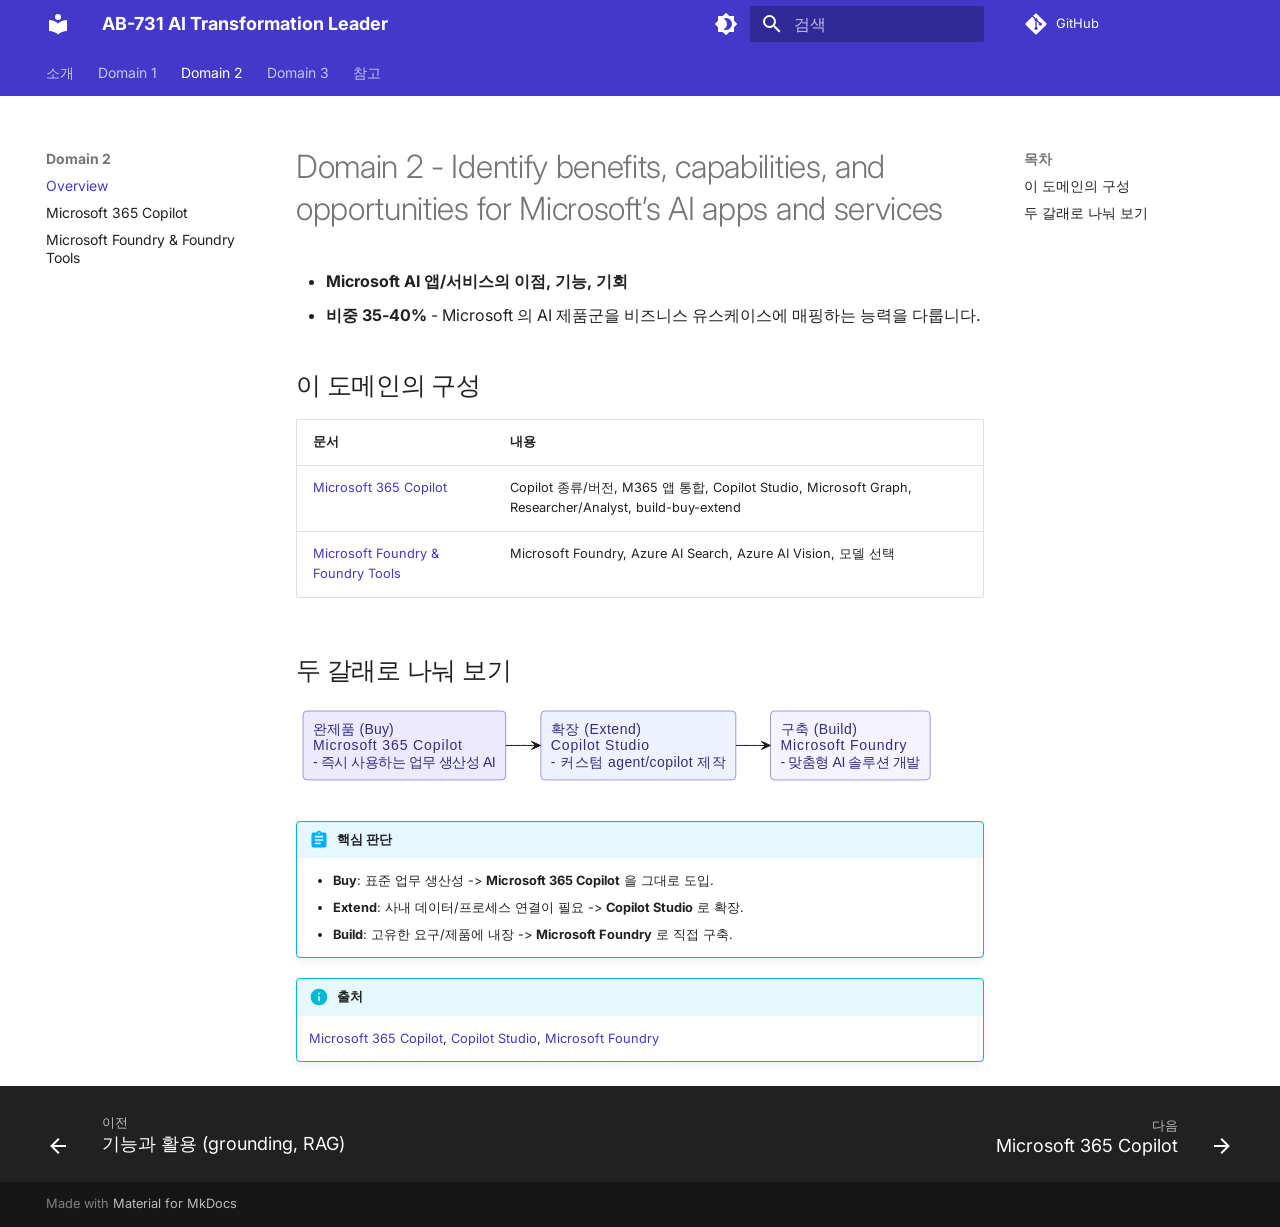
<file: domain2-ai-apps-services/index.html>
<!doctype html>
<html lang="ko" class="no-js">
  <head>
    
      <meta charset="utf-8">
      <meta name="viewport" content="width=device-width,initial-scale=1">
      
        <meta name="description" content="AB-731 (AI Transformation Leader) 시험 대비 강의 자료">
      
      
      
        <link rel="canonical" href="https://noisonnoiton.github.io/ab-731/domain2-ai-apps-services/">
      
      
        <link rel="prev" href="../domain1-business-value/02-capabilities/">
      
      
        <link rel="next" href="01-copilot/">
      
      
        
      
      
      <link rel="icon" href="../assets/images/favicon.png">
      <meta name="generator" content="mkdocs-1.6.1, mkdocs-material-9.7.6">
    
    
      
        <title>Overview - AB-731 AI Transformation Leader</title>
      
    
    
      <link rel="stylesheet" href="../assets/stylesheets/main.484c7ddc.min.css">
      
        
        <link rel="stylesheet" href="../assets/stylesheets/palette.ab4e12ef.min.css">
      
      


    
    
      
    
    
      
        
        
        <link rel="preconnect" href="https://fonts.gstatic.com" crossorigin>
        <link rel="stylesheet" href="https://fonts.googleapis.com/css?family=Inter:300,300i,400,400i,700,700i%7CJetBrains+Mono:400,400i,700,700i&amp;display=fallback">
        <style>:root{--md-text-font:"Inter";--md-code-font:"JetBrains Mono"}</style>
      
    
    
      <link rel="stylesheet" href="../stylesheets/custom-colors.css">
    
    <script>__md_scope=new URL("..",location),__md_hash=e=>[...e].reduce(((e,_)=>(e<<5)-e+_.charCodeAt(0)),0),__md_get=(e,_=localStorage,t=__md_scope)=>JSON.parse(_.getItem(t.pathname+"."+e)),__md_set=(e,_,t=localStorage,a=__md_scope)=>{try{t.setItem(a.pathname+"."+e,JSON.stringify(_))}catch(e){}}</script>
    
      

    
    
  </head>
  
  
    
    
      
    
    
    
    
    <body dir="ltr" data-md-color-scheme="default" data-md-color-primary="custom" data-md-color-accent="custom">
  
    
    <input class="md-toggle" data-md-toggle="drawer" type="checkbox" id="__drawer" autocomplete="off">
    <input class="md-toggle" data-md-toggle="search" type="checkbox" id="__search" autocomplete="off">
    <label class="md-overlay" for="__drawer"></label>
    <div data-md-component="skip">
      
        
        <a href="#domain-2-identify-benefits-capabilities-and-opportunities-for-microsofts-ai-apps-and-services" class="md-skip">
          콘텐츠로 이동
        </a>
      
    </div>
    <div data-md-component="announce">
      
    </div>
    
    
      

<header class="md-header" data-md-component="header">
  <nav class="md-header__inner md-grid" aria-label="상단/헤더">
    <a href=".." title="AB-731 AI Transformation Leader" class="md-header__button md-logo" aria-label="AB-731 AI Transformation Leader" data-md-component="logo">
      
  
  <svg xmlns="http://www.w3.org/2000/svg" viewBox="0 0 24 24"><path d="M12 8a3 3 0 0 0 3-3 3 3 0 0 0-3-3 3 3 0 0 0-3 3 3 3 0 0 0 3 3m0 3.54C9.64 9.35 6.5 8 3 8v11c3.5 0 6.64 1.35 9 3.54 2.36-2.19 5.5-3.54 9-3.54V8c-3.5 0-6.64 1.35-9 3.54"/></svg>

    </a>
    <label class="md-header__button md-icon" for="__drawer">
      
      <svg xmlns="http://www.w3.org/2000/svg" viewBox="0 0 24 24"><path d="M3 6h18v2H3zm0 5h18v2H3zm0 5h18v2H3z"/></svg>
    </label>
    <div class="md-header__title" data-md-component="header-title">
      <div class="md-header__ellipsis">
        <div class="md-header__topic">
          <span class="md-ellipsis">
            AB-731 AI Transformation Leader
          </span>
        </div>
        <div class="md-header__topic" data-md-component="header-topic">
          <span class="md-ellipsis">
            
              Overview
            
          </span>
        </div>
      </div>
    </div>
    
      
        <form class="md-header__option" data-md-component="palette">
  
    
    
    
    <input class="md-option" data-md-color-media="" data-md-color-scheme="default" data-md-color-primary="custom" data-md-color-accent="custom"  aria-label="다크 모드로 전환"  type="radio" name="__palette" id="__palette_0">
    
      <label class="md-header__button md-icon" title="다크 모드로 전환" for="__palette_1" hidden>
        <svg xmlns="http://www.w3.org/2000/svg" viewBox="0 0 24 24"><path d="M12 18c-.89 0-1.74-.2-2.5-.55C11.56 16.5 13 14.42 13 12s-1.44-4.5-3.5-5.45C10.26 6.2 11.11 6 12 6a6 6 0 0 1 6 6 6 6 0 0 1-6 6m8-9.31V4h-4.69L12 .69 8.69 4H4v4.69L.69 12 4 15.31V20h4.69L12 23.31 15.31 20H20v-4.69L23.31 12z"/></svg>
      </label>
    
  
    
    
    
    <input class="md-option" data-md-color-media="" data-md-color-scheme="slate" data-md-color-primary="custom" data-md-color-accent="custom"  aria-label="라이트 모드로 전환"  type="radio" name="__palette" id="__palette_1">
    
      <label class="md-header__button md-icon" title="라이트 모드로 전환" for="__palette_0" hidden>
        <svg xmlns="http://www.w3.org/2000/svg" viewBox="0 0 24 24"><path d="M12 8a4 4 0 0 0-4 4 4 4 0 0 0 4 4 4 4 0 0 0 4-4 4 4 0 0 0-4-4m0 10a6 6 0 0 1-6-6 6 6 0 0 1 6-6 6 6 0 0 1 6 6 6 6 0 0 1-6 6m8-9.31V4h-4.69L12 .69 8.69 4H4v4.69L.69 12 4 15.31V20h4.69L12 23.31 15.31 20H20v-4.69L23.31 12z"/></svg>
      </label>
    
  
</form>
      
    
    
      <script>var palette=__md_get("__palette");if(palette&&palette.color){if("(prefers-color-scheme)"===palette.color.media){var media=matchMedia("(prefers-color-scheme: light)"),input=document.querySelector(media.matches?"[data-md-color-media='(prefers-color-scheme: light)']":"[data-md-color-media='(prefers-color-scheme: dark)']");palette.color.media=input.getAttribute("data-md-color-media"),palette.color.scheme=input.getAttribute("data-md-color-scheme"),palette.color.primary=input.getAttribute("data-md-color-primary"),palette.color.accent=input.getAttribute("data-md-color-accent")}for(var[key,value]of Object.entries(palette.color))document.body.setAttribute("data-md-color-"+key,value)}</script>
    
    
    
      
      
        <label class="md-header__button md-icon" for="__search">
          
          <svg xmlns="http://www.w3.org/2000/svg" viewBox="0 0 24 24"><path d="M9.5 3A6.5 6.5 0 0 1 16 9.5c0 1.61-.59 3.09-1.56 4.23l.27.27h.79l5 5-1.5 1.5-5-5v-.79l-.27-.27A6.52 6.52 0 0 1 9.5 16 6.5 6.5 0 0 1 3 9.5 6.5 6.5 0 0 1 9.5 3m0 2C7 5 5 7 5 9.5S7 14 9.5 14 14 12 14 9.5 12 5 9.5 5"/></svg>
        </label>
        <div class="md-search" data-md-component="search" role="dialog">
  <label class="md-search__overlay" for="__search"></label>
  <div class="md-search__inner" role="search">
    <form class="md-search__form" name="search">
      <input type="text" class="md-search__input" name="query" aria-label="검색" placeholder="검색" autocapitalize="off" autocorrect="off" autocomplete="off" spellcheck="false" data-md-component="search-query" required>
      <label class="md-search__icon md-icon" for="__search">
        
        <svg xmlns="http://www.w3.org/2000/svg" viewBox="0 0 24 24"><path d="M9.5 3A6.5 6.5 0 0 1 16 9.5c0 1.61-.59 3.09-1.56 4.23l.27.27h.79l5 5-1.5 1.5-5-5v-.79l-.27-.27A6.52 6.52 0 0 1 9.5 16 6.5 6.5 0 0 1 3 9.5 6.5 6.5 0 0 1 9.5 3m0 2C7 5 5 7 5 9.5S7 14 9.5 14 14 12 14 9.5 12 5 9.5 5"/></svg>
        
        <svg xmlns="http://www.w3.org/2000/svg" viewBox="0 0 24 24"><path d="M20 11v2H8l5.5 5.5-1.42 1.42L4.16 12l7.92-7.92L13.5 5.5 8 11z"/></svg>
      </label>
      <nav class="md-search__options" aria-label="검색">
        
        <button type="reset" class="md-search__icon md-icon" title="지우기" aria-label="지우기" tabindex="-1">
          
          <svg xmlns="http://www.w3.org/2000/svg" viewBox="0 0 24 24"><path d="M19 6.41 17.59 5 12 10.59 6.41 5 5 6.41 10.59 12 5 17.59 6.41 19 12 13.41 17.59 19 19 17.59 13.41 12z"/></svg>
        </button>
      </nav>
      
        <div class="md-search__suggest" data-md-component="search-suggest"></div>
      
    </form>
    <div class="md-search__output">
      <div class="md-search__scrollwrap" tabindex="0" data-md-scrollfix>
        <div class="md-search-result" data-md-component="search-result">
          <div class="md-search-result__meta">
            검색 초기화
          </div>
          <ol class="md-search-result__list" role="presentation"></ol>
        </div>
      </div>
    </div>
  </div>
</div>
      
    
    
      <div class="md-header__source">
        <a href="https://github.com/noisonnoiton/ab-731" title="저장소로 이동" class="md-source" data-md-component="source" target="_blank" rel="noopener">
  <div class="md-source__icon md-icon">
    
    <svg xmlns="http://www.w3.org/2000/svg" viewBox="0 0 448 512"><!--! Font Awesome Free 7.1.0 by @fontawesome - https://fontawesome.com License - https://fontawesome.com/license/free (Icons: CC BY 4.0, Fonts: SIL OFL 1.1, Code: MIT License) Copyright 2025 Fonticons, Inc.--><path d="M439.6 236.1 244 40.5c-5.4-5.5-12.8-8.5-20.4-8.5s-15 3-20.4 8.4L162.5 81l51.5 51.5c27.1-9.1 52.7 16.8 43.4 43.7l49.7 49.7c34.2-11.8 61.2 31 35.5 56.7-26.5 26.5-70.2-2.9-56-37.3L240.3 199v121.9c25.3 12.5 22.3 41.8 9.1 55-6.4 6.4-15.2 10.1-24.3 10.1s-17.8-3.6-24.3-10.1c-17.6-17.6-11.1-46.9 11.2-56v-123c-20.8-8.5-24.6-30.7-18.6-45L142.6 101 8.5 235.1C3 240.6 0 247.9 0 255.5s3 15 8.5 20.4l195.6 195.7c5.4 5.4 12.7 8.4 20.4 8.4s15-3 20.4-8.4l194.7-194.7c5.4-5.4 8.4-12.8 8.4-20.4s-3-15-8.4-20.4"/></svg>
  </div>
  <div class="md-source__repository">
    GitHub
  </div>
</a>
      </div>
    
  </nav>
  
</header>
    
    <div class="md-container" data-md-component="container">
      
      
        
          
            
<nav class="md-tabs" aria-label="탭" data-md-component="tabs">
  <div class="md-grid">
    <ul class="md-tabs__list">
      
        
  
  
  
  
    
    
      <li class="md-tabs__item">
        <a href=".." class="md-tabs__link">
          
  
  
  소개

        </a>
      </li>
    
  

      
        
  
  
  
  
    
    
      <li class="md-tabs__item">
        <a href="../domain1-business-value/" class="md-tabs__link">
          
  
  
  Domain 1

        </a>
      </li>
    
  

      
        
  
  
  
    
  
  
    
    
      <li class="md-tabs__item md-tabs__item--active">
        <a href="./" class="md-tabs__link">
          
  
  
  Domain 2

        </a>
      </li>
    
  

      
        
  
  
  
  
    
    
      <li class="md-tabs__item">
        <a href="../domain3-implementation-adoption/" class="md-tabs__link">
          
  
  
  Domain 3

        </a>
      </li>
    
  

      
        
  
  
  
  
    
    
      <li class="md-tabs__item">
        <a href="../glossary/" class="md-tabs__link">
          
  
  
  참고

        </a>
      </li>
    
  

      
    </ul>
  </div>
</nav>
          
        
      
      <main class="md-main" data-md-component="main">
        <div class="md-main__inner md-grid">
          
  
    
    <div class="md-sidebar md-sidebar--primary" data-md-component="sidebar" data-md-type="navigation" >
      <div class="md-sidebar__scrollwrap">
        <div class="md-sidebar__inner">
          


  


<nav class="md-nav md-nav--primary md-nav--lifted" aria-label="네비게이션" data-md-level="0">
  <label class="md-nav__title" for="__drawer">
    <a href=".." title="AB-731 AI Transformation Leader" class="md-nav__button md-logo" aria-label="AB-731 AI Transformation Leader" data-md-component="logo">
      
  
  <svg xmlns="http://www.w3.org/2000/svg" viewBox="0 0 24 24"><path d="M12 8a3 3 0 0 0 3-3 3 3 0 0 0-3-3 3 3 0 0 0-3 3 3 3 0 0 0 3 3m0 3.54C9.64 9.35 6.5 8 3 8v11c3.5 0 6.64 1.35 9 3.54 2.36-2.19 5.5-3.54 9-3.54V8c-3.5 0-6.64 1.35-9 3.54"/></svg>

    </a>
    AB-731 AI Transformation Leader
  </label>
  
    <div class="md-nav__source">
      <a href="https://github.com/noisonnoiton/ab-731" title="저장소로 이동" class="md-source" data-md-component="source" target="_blank" rel="noopener">
  <div class="md-source__icon md-icon">
    
    <svg xmlns="http://www.w3.org/2000/svg" viewBox="0 0 448 512"><!--! Font Awesome Free 7.1.0 by @fontawesome - https://fontawesome.com License - https://fontawesome.com/license/free (Icons: CC BY 4.0, Fonts: SIL OFL 1.1, Code: MIT License) Copyright 2025 Fonticons, Inc.--><path d="M439.6 236.1 244 40.5c-5.4-5.5-12.8-8.5-20.4-8.5s-15 3-20.4 8.4L162.5 81l51.5 51.5c27.1-9.1 52.7 16.8 43.4 43.7l49.7 49.7c34.2-11.8 61.2 31 35.5 56.7-26.5 26.5-70.2-2.9-56-37.3L240.3 199v121.9c25.3 12.5 22.3 41.8 9.1 55-6.4 6.4-15.2 10.1-24.3 10.1s-17.8-3.6-24.3-10.1c-17.6-17.6-11.1-46.9 11.2-56v-123c-20.8-8.5-24.6-30.7-18.6-45L142.6 101 8.5 235.1C3 240.6 0 247.9 0 255.5s3 15 8.5 20.4l195.6 195.7c5.4 5.4 12.7 8.4 20.4 8.4s15-3 20.4-8.4l194.7-194.7c5.4-5.4 8.4-12.8 8.4-20.4s-3-15-8.4-20.4"/></svg>
  </div>
  <div class="md-source__repository">
    GitHub
  </div>
</a>
    </div>
  
  <ul class="md-nav__list" data-md-scrollfix>
    
      
      
  
  
  
  
    
    
    
    
      
      
        
      
    
    
    <li class="md-nav__item md-nav__item--nested">
      
        
        
          
        
        <input class="md-nav__toggle md-toggle md-toggle--indeterminate" type="checkbox" id="__nav_1" >
        
          
          <label class="md-nav__link" for="__nav_1" id="__nav_1_label" tabindex="0">
            
  
  
  <span class="md-ellipsis">
    
  
    소개
  

    
  </span>
  
  

            <span class="md-nav__icon md-icon"></span>
          </label>
        
        <nav class="md-nav" data-md-level="1" aria-labelledby="__nav_1_label" aria-expanded="false">
          <label class="md-nav__title" for="__nav_1">
            <span class="md-nav__icon md-icon"></span>
            
  
    소개
  

          </label>
          <ul class="md-nav__list" data-md-scrollfix>
            
              
                
  
  
  
  
    <li class="md-nav__item">
      <a href=".." class="md-nav__link">
        
  
  
  <span class="md-ellipsis">
    
  
    Overview
  

    
  </span>
  
  

      </a>
    </li>
  

              
            
              
                
  
  
  
  
    <li class="md-nav__item">
      <a href="../exam/overview/" class="md-nav__link">
        
  
  
  <span class="md-ellipsis">
    
  
    시험 정보
  

    
  </span>
  
  

      </a>
    </li>
  

              
            
          </ul>
        </nav>
      
    </li>
  

    
      
      
  
  
  
  
    
    
    
    
      
      
        
      
    
    
    <li class="md-nav__item md-nav__item--nested">
      
        
        
          
        
        <input class="md-nav__toggle md-toggle md-toggle--indeterminate" type="checkbox" id="__nav_2" >
        
          
          <label class="md-nav__link" for="__nav_2" id="__nav_2_label" tabindex="0">
            
  
  
  <span class="md-ellipsis">
    
  
    Domain 1
  

    
  </span>
  
  

            <span class="md-nav__icon md-icon"></span>
          </label>
        
        <nav class="md-nav" data-md-level="1" aria-labelledby="__nav_2_label" aria-expanded="false">
          <label class="md-nav__title" for="__nav_2">
            <span class="md-nav__icon md-icon"></span>
            
  
    Domain 1
  

          </label>
          <ul class="md-nav__list" data-md-scrollfix>
            
              
                
  
  
  
  
    <li class="md-nav__item">
      <a href="../domain1-business-value/" class="md-nav__link">
        
  
  
  <span class="md-ellipsis">
    
  
    Overview
  

    
  </span>
  
  

      </a>
    </li>
  

              
            
              
                
  
  
  
  
    <li class="md-nav__item">
      <a href="../domain1-business-value/01-foundations/" class="md-nav__link">
        
  
  
  <span class="md-ellipsis">
    
  
    생성형 AI 기본 개념
  

    
  </span>
  
  

      </a>
    </li>
  

              
            
              
                
  
  
  
  
    <li class="md-nav__item">
      <a href="../domain1-business-value/02-capabilities/" class="md-nav__link">
        
  
  
  <span class="md-ellipsis">
    
  
    기능과 활용 (grounding, RAG)
  

    
  </span>
  
  

      </a>
    </li>
  

              
            
          </ul>
        </nav>
      
    </li>
  

    
      
      
  
  
    
  
  
  
    
    
    
    
      
        
        
      
      
        
      
    
    
    <li class="md-nav__item md-nav__item--active md-nav__item--section md-nav__item--nested">
      
        
        
        <input class="md-nav__toggle md-toggle " type="checkbox" id="__nav_3" checked>
        
          
          <label class="md-nav__link" for="__nav_3" id="__nav_3_label" tabindex="">
            
  
  
  <span class="md-ellipsis">
    
  
    Domain 2
  

    
  </span>
  
  

            <span class="md-nav__icon md-icon"></span>
          </label>
        
        <nav class="md-nav" data-md-level="1" aria-labelledby="__nav_3_label" aria-expanded="true">
          <label class="md-nav__title" for="__nav_3">
            <span class="md-nav__icon md-icon"></span>
            
  
    Domain 2
  

          </label>
          <ul class="md-nav__list" data-md-scrollfix>
            
              
                
  
  
    
  
  
  
    <li class="md-nav__item md-nav__item--active">
      
      <input class="md-nav__toggle md-toggle" type="checkbox" id="__toc">
      
      
        
      
      
        <label class="md-nav__link md-nav__link--active" for="__toc">
          
  
  
  <span class="md-ellipsis">
    
  
    Overview
  

    
  </span>
  
  

          <span class="md-nav__icon md-icon"></span>
        </label>
      
      <a href="./" class="md-nav__link md-nav__link--active">
        
  
  
  <span class="md-ellipsis">
    
  
    Overview
  

    
  </span>
  
  

      </a>
      
        

<nav class="md-nav md-nav--secondary" aria-label="목차">
  
  
  
    
  
  
    <label class="md-nav__title" for="__toc">
      <span class="md-nav__icon md-icon"></span>
      목차
    </label>
    <ul class="md-nav__list" data-md-component="toc" data-md-scrollfix>
      
        <li class="md-nav__item">
  <a href="#_1" class="md-nav__link">
    <span class="md-ellipsis">
      
        이 도메인의 구성
      
    </span>
  </a>
  
</li>
      
        <li class="md-nav__item">
  <a href="#_2" class="md-nav__link">
    <span class="md-ellipsis">
      
        두 갈래로 나눠 보기
      
    </span>
  </a>
  
</li>
      
    </ul>
  
</nav>
      
    </li>
  

              
            
              
                
  
  
  
  
    <li class="md-nav__item">
      <a href="01-copilot/" class="md-nav__link">
        
  
  
  <span class="md-ellipsis">
    
  
    Microsoft 365 Copilot
  

    
  </span>
  
  

      </a>
    </li>
  

              
            
              
                
  
  
  
  
    <li class="md-nav__item">
      <a href="02-foundry/" class="md-nav__link">
        
  
  
  <span class="md-ellipsis">
    
  
    Microsoft Foundry & Foundry Tools
  

    
  </span>
  
  

      </a>
    </li>
  

              
            
          </ul>
        </nav>
      
    </li>
  

    
      
      
  
  
  
  
    
    
    
    
      
      
        
      
    
    
    <li class="md-nav__item md-nav__item--nested">
      
        
        
          
        
        <input class="md-nav__toggle md-toggle md-toggle--indeterminate" type="checkbox" id="__nav_4" >
        
          
          <label class="md-nav__link" for="__nav_4" id="__nav_4_label" tabindex="0">
            
  
  
  <span class="md-ellipsis">
    
  
    Domain 3
  

    
  </span>
  
  

            <span class="md-nav__icon md-icon"></span>
          </label>
        
        <nav class="md-nav" data-md-level="1" aria-labelledby="__nav_4_label" aria-expanded="false">
          <label class="md-nav__title" for="__nav_4">
            <span class="md-nav__icon md-icon"></span>
            
  
    Domain 3
  

          </label>
          <ul class="md-nav__list" data-md-scrollfix>
            
              
                
  
  
  
  
    <li class="md-nav__item">
      <a href="../domain3-implementation-adoption/" class="md-nav__link">
        
  
  
  <span class="md-ellipsis">
    
  
    Overview
  

    
  </span>
  
  

      </a>
    </li>
  

              
            
              
                
  
  
  
  
    <li class="md-nav__item">
      <a href="../domain3-implementation-adoption/01-responsible-ai/" class="md-nav__link">
        
  
  
  <span class="md-ellipsis">
    
  
    Responsible AI
  

    
  </span>
  
  

      </a>
    </li>
  

              
            
              
                
  
  
  
  
    <li class="md-nav__item">
      <a href="../domain3-implementation-adoption/02-adoption/" class="md-nav__link">
        
  
  
  <span class="md-ellipsis">
    
  
    AI 도입 계획
  

    
  </span>
  
  

      </a>
    </li>
  

              
            
          </ul>
        </nav>
      
    </li>
  

    
      
      
  
  
  
  
    
    
    
    
      
      
        
      
    
    
    <li class="md-nav__item md-nav__item--nested">
      
        
        
          
        
        <input class="md-nav__toggle md-toggle md-toggle--indeterminate" type="checkbox" id="__nav_5" >
        
          
          <label class="md-nav__link" for="__nav_5" id="__nav_5_label" tabindex="0">
            
  
  
  <span class="md-ellipsis">
    
  
    참고
  

    
  </span>
  
  

            <span class="md-nav__icon md-icon"></span>
          </label>
        
        <nav class="md-nav" data-md-level="1" aria-labelledby="__nav_5_label" aria-expanded="false">
          <label class="md-nav__title" for="__nav_5">
            <span class="md-nav__icon md-icon"></span>
            
  
    참고
  

          </label>
          <ul class="md-nav__list" data-md-scrollfix>
            
              
                
  
  
  
  
    <li class="md-nav__item">
      <a href="../glossary/" class="md-nav__link">
        
  
  
  <span class="md-ellipsis">
    
  
    용어집
  

    
  </span>
  
  

      </a>
    </li>
  

              
            
          </ul>
        </nav>
      
    </li>
  

    
  </ul>
</nav>
        </div>
      </div>
    </div>
  

  
    
    <div class="md-sidebar md-sidebar--secondary" data-md-component="sidebar" data-md-type="toc" >
      <div class="md-sidebar__scrollwrap">
        <div class="md-sidebar__inner">
          

<nav class="md-nav md-nav--secondary" aria-label="목차">
  
  
  
    
  
  
    <label class="md-nav__title" for="__toc">
      <span class="md-nav__icon md-icon"></span>
      목차
    </label>
    <ul class="md-nav__list" data-md-component="toc" data-md-scrollfix>
      
        <li class="md-nav__item">
  <a href="#_1" class="md-nav__link">
    <span class="md-ellipsis">
      
        이 도메인의 구성
      
    </span>
  </a>
  
</li>
      
        <li class="md-nav__item">
  <a href="#_2" class="md-nav__link">
    <span class="md-ellipsis">
      
        두 갈래로 나눠 보기
      
    </span>
  </a>
  
</li>
      
    </ul>
  
</nav>
        </div>
      </div>
    </div>
  

  <aside class="kakao-adfit-rail" aria-label="광고">
    <ins class="kakao_ad_area" style="display:none;"
      data-ad-unit="DAN-oYnyqFed1jZhUtvA"
      data-ad-width="160"
      data-ad-height="600"></ins>
  </aside>

          
            <div class="md-content" data-md-component="content">
              
                




              
              <article class="md-content__inner md-typeset">
                
                  



<h1 id="domain-2-identify-benefits-capabilities-and-opportunities-for-microsofts-ai-apps-and-services">Domain 2 - Identify benefits, capabilities, and opportunities for Microsoft’s AI apps and services<a class="headerlink" href="#domain-2-identify-benefits-capabilities-and-opportunities-for-microsofts-ai-apps-and-services" title="Permanent link">&para;</a></h1>
<ul>
<li><strong>Microsoft AI 앱/서비스의 이점, 기능, 기회</strong></li>
<li><strong>비중 35-40%</strong> - Microsoft 의 AI 제품군을 비즈니스 유스케이스에 매핑하는 능력을 다룹니다.</li>
</ul>
<h2 id="_1">이 도메인의 구성<a class="headerlink" href="#_1" title="Permanent link">&para;</a></h2>
<table>
<thead>
<tr>
<th>문서</th>
<th>내용</th>
</tr>
</thead>
<tbody>
<tr>
<td><a href="01-copilot/">Microsoft 365 Copilot</a></td>
<td>Copilot 종류/버전, M365 앱 통합, Copilot Studio, Microsoft Graph, Researcher/Analyst, build-buy-extend</td>
</tr>
<tr>
<td><a href="02-foundry/">Microsoft Foundry &amp; Foundry Tools</a></td>
<td>Microsoft Foundry, Azure AI Search, Azure AI Vision, 모델 선택</td>
</tr>
</tbody>
</table>
<h2 id="_2">두 갈래로 나눠 보기<a class="headerlink" href="#_2" title="Permanent link">&para;</a></h2>
<p><img src="[data-uri]" class="uml" alt="uml diagram" title="" /></p>
<div class="admonition abstract">
<p class="admonition-title">핵심 판단</p>
<ul>
<li><strong>Buy</strong>: 표준 업무 생산성 -&gt; <strong>Microsoft 365 Copilot</strong> 을 그대로 도입.</li>
<li><strong>Extend</strong>: 사내 데이터/프로세스 연결이 필요 -&gt; <strong>Copilot Studio</strong> 로 확장.</li>
<li><strong>Build</strong>: 고유한 요구/제품에 내장 -&gt; <strong>Microsoft Foundry</strong> 로 직접 구축.</li>
</ul>
</div>
<div class="admonition info">
<p class="admonition-title">출처</p>
<p><a href="https://learn.microsoft.com/en-us/copilot/microsoft-365/" target="_blank" rel="noopener">Microsoft 365 Copilot</a>, <a href="https://learn.microsoft.com/en-us/microsoft-copilot-studio/" target="_blank" rel="noopener">Copilot Studio</a>, <a href="https://learn.microsoft.com/en-us/azure/ai-foundry/" target="_blank" rel="noopener">Microsoft Foundry</a></p>
</div>












                
              </article>
            </div>
          
          
<script>var target=document.getElementById(location.hash.slice(1));target&&target.name&&(target.checked=target.name.startsWith("__tabbed_"))</script>
        </div>
        
          <button type="button" class="md-top md-icon" data-md-component="top" hidden>
  
  <svg xmlns="http://www.w3.org/2000/svg" viewBox="0 0 24 24"><path d="M13 20h-2V8l-5.5 5.5-1.42-1.42L12 4.16l7.92 7.92-1.42 1.42L13 8z"/></svg>
  맨위로
</button>
        
      </main>
      
  
        <footer class="md-footer">
  
    
      
      <nav class="md-footer__inner md-grid" aria-label="하단/푸터" >
        
          
          <a href="../domain1-business-value/02-capabilities/" class="md-footer__link md-footer__link--prev" aria-label="이전: 기능과 활용 (grounding, RAG)">
            <div class="md-footer__button md-icon">
              
              <svg xmlns="http://www.w3.org/2000/svg" viewBox="0 0 24 24"><path d="M20 11v2H8l5.5 5.5-1.42 1.42L4.16 12l7.92-7.92L13.5 5.5 8 11z"/></svg>
            </div>
            <div class="md-footer__title">
              <span class="md-footer__direction">
                이전
              </span>
              <div class="md-ellipsis">
                기능과 활용 (grounding, RAG)
              </div>
            </div>
          </a>
        
        
          
          <a href="01-copilot/" class="md-footer__link md-footer__link--next" aria-label="다음: Microsoft 365 Copilot">
            <div class="md-footer__title">
              <span class="md-footer__direction">
                다음
              </span>
              <div class="md-ellipsis">
                Microsoft 365 Copilot
              </div>
            </div>
            <div class="md-footer__button md-icon">
              
              <svg xmlns="http://www.w3.org/2000/svg" viewBox="0 0 24 24"><path d="M4 11v2h12l-5.5 5.5 1.42 1.42L19.84 12l-7.92-7.92L10.5 5.5 16 11z"/></svg>
            </div>
          </a>
        
      </nav>
    
  
  <div class="md-footer-meta md-typeset">
    <div class="md-footer-meta__inner md-grid">
      <div class="md-copyright">
  
  
    Made with
    <a href="https://squidfunk.github.io/mkdocs-material/" target="_blank" rel="noopener">
      Material for MkDocs
    </a>
  
</div>
      
    </div>
  </div>
</footer>
      
  <div class="kakao-adfit-mobile" aria-label="광고">
    <ins class="kakao_ad_area" style="display:none;"
      data-ad-unit="DAN-zHXbzhtivpd6MTA0"
      data-ad-width="250"
      data-ad-height="250"></ins>
  </div>

    </div>
    <div class="md-dialog" data-md-component="dialog">
      <div class="md-dialog__inner md-typeset"></div>
    </div>
    
    
    
      
      
      <script id="__config" type="application/json">{"annotate": null, "base": "..", "features": ["navigation.tabs", "navigation.sections", "navigation.expand", "navigation.path", "navigation.top", "navigation.footer", "toc.follow", "header.autohide", "content.code.copy", "content.tooltips", "search.suggest", "search.highlight"], "search": "../assets/javascripts/workers/search.2c215733.min.js", "tags": null, "translations": {"clipboard.copied": "\ud074\ub9bd\ubcf4\ub4dc\uc5d0 \ubcf5\uc0ac\ub428", "clipboard.copy": "\ud074\ub9bd\ubcf4\ub4dc\ub85c \ubcf5\uc0ac", "search.result.more.one": "\uc774 \ubb38\uc11c\uc5d0\uc11c 1\uac1c\uc758 \uac80\uc0c9 \uacb0\uacfc \ub354 \ubcf4\uae30", "search.result.more.other": "\uc774 \ubb38\uc11c\uc5d0\uc11c #\uac1c\uc758 \uac80\uc0c9 \uacb0\uacfc \ub354 \ubcf4\uae30", "search.result.none": "\uac80\uc0c9\uc5b4\uc640 \uc77c\uce58\ud558\ub294 \ubb38\uc11c\uac00 \uc5c6\uc2b5\ub2c8\ub2e4", "search.result.one": "1\uac1c\uc758 \uc77c\uce58\ud558\ub294 \ubb38\uc11c", "search.result.other": "#\uac1c\uc758 \uc77c\uce58\ud558\ub294 \ubb38\uc11c", "search.result.placeholder": "\uac80\uc0c9\uc5b4\ub97c \uc785\ub825\ud558\uc138\uc694", "search.result.term.missing": "\ud3ec\ud568\ub418\uc9c0 \uc54a\uc740 \uac80\uc0c9\uc5b4", "select.version": "\ubc84\uc804 \uc120\ud0dd"}, "version": null}</script>
    
    
  
      <script src="../assets/javascripts/bundle.79ae519e.min.js"></script>
      
    
  <script src="//t1.kakaocdn.net/kas/static/ba.min.js" async></script>

  </body>
</html>
</file>
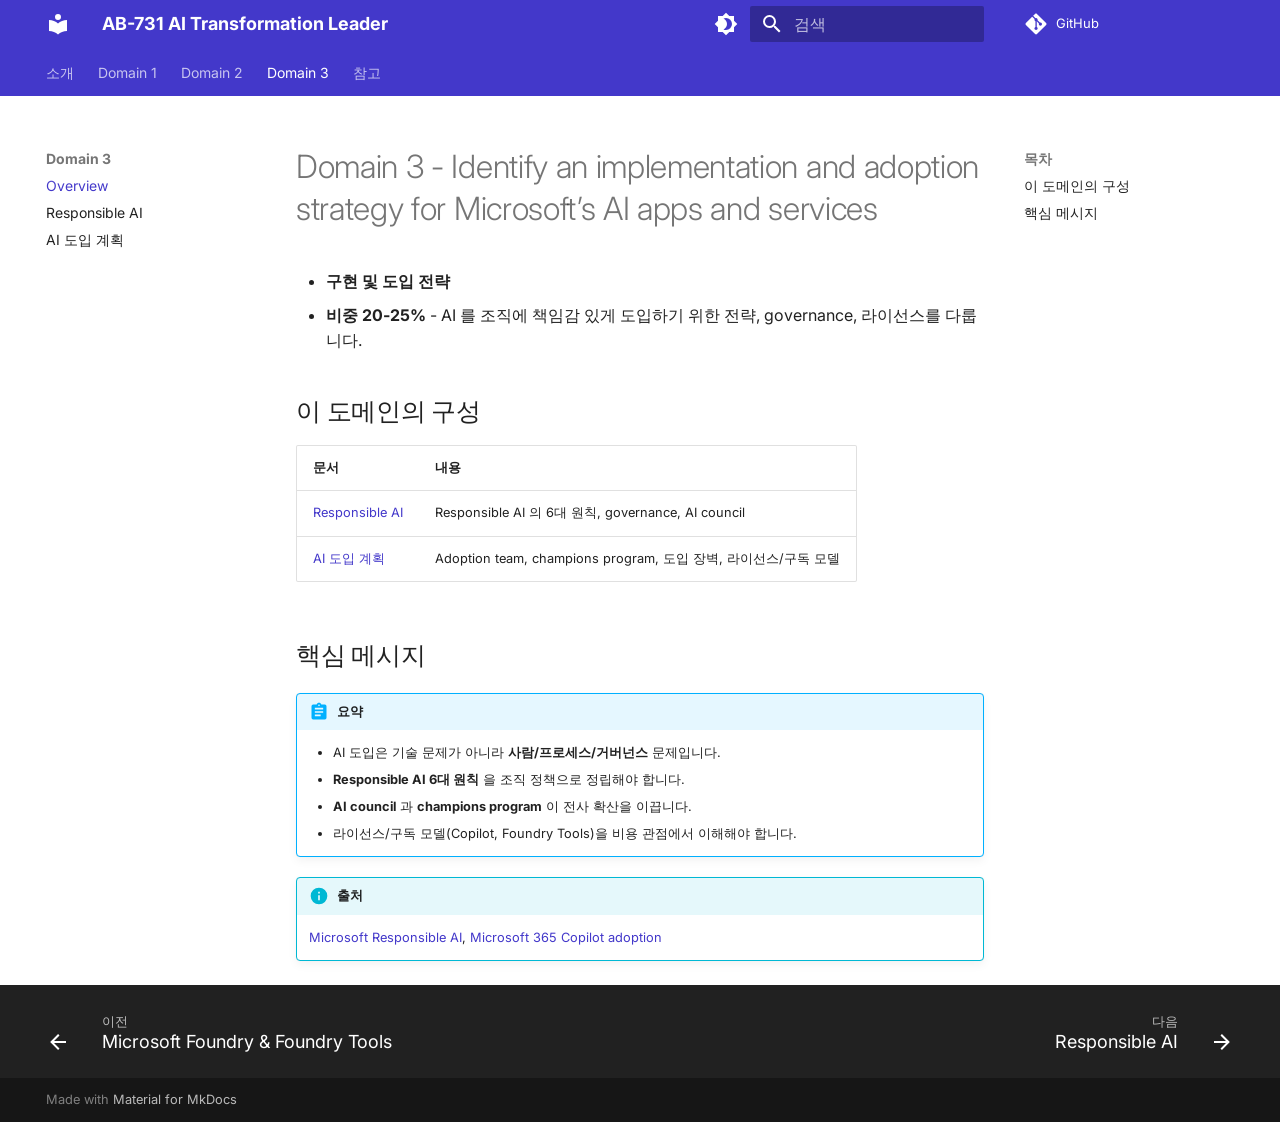
<file: domain3-implementation-adoption/index.html>
<!doctype html>
<html lang="ko" class="no-js">
  <head>
    
      <meta charset="utf-8">
      <meta name="viewport" content="width=device-width,initial-scale=1">
      
        <meta name="description" content="AB-731 (AI Transformation Leader) 시험 대비 강의 자료">
      
      
      
        <link rel="canonical" href="https://noisonnoiton.github.io/ab-731/domain3-implementation-adoption/">
      
      
        <link rel="prev" href="../domain2-ai-apps-services/02-foundry/">
      
      
        <link rel="next" href="01-responsible-ai/">
      
      
        
      
      
      <link rel="icon" href="../assets/images/favicon.png">
      <meta name="generator" content="mkdocs-1.6.1, mkdocs-material-9.7.6">
    
    
      
        <title>Overview - AB-731 AI Transformation Leader</title>
      
    
    
      <link rel="stylesheet" href="../assets/stylesheets/main.484c7ddc.min.css">
      
        
        <link rel="stylesheet" href="../assets/stylesheets/palette.ab4e12ef.min.css">
      
      


    
    
      
    
    
      
        
        
        <link rel="preconnect" href="https://fonts.gstatic.com" crossorigin>
        <link rel="stylesheet" href="https://fonts.googleapis.com/css?family=Inter:300,300i,400,400i,700,700i%7CJetBrains+Mono:400,400i,700,700i&amp;display=fallback">
        <style>:root{--md-text-font:"Inter";--md-code-font:"JetBrains Mono"}</style>
      
    
    
      <link rel="stylesheet" href="../stylesheets/custom-colors.css">
    
    <script>__md_scope=new URL("..",location),__md_hash=e=>[...e].reduce(((e,_)=>(e<<5)-e+_.charCodeAt(0)),0),__md_get=(e,_=localStorage,t=__md_scope)=>JSON.parse(_.getItem(t.pathname+"."+e)),__md_set=(e,_,t=localStorage,a=__md_scope)=>{try{t.setItem(a.pathname+"."+e,JSON.stringify(_))}catch(e){}}</script>
    
      

    
    
  </head>
  
  
    
    
      
    
    
    
    
    <body dir="ltr" data-md-color-scheme="default" data-md-color-primary="custom" data-md-color-accent="custom">
  
    
    <input class="md-toggle" data-md-toggle="drawer" type="checkbox" id="__drawer" autocomplete="off">
    <input class="md-toggle" data-md-toggle="search" type="checkbox" id="__search" autocomplete="off">
    <label class="md-overlay" for="__drawer"></label>
    <div data-md-component="skip">
      
        
        <a href="#domain-3-identify-an-implementation-and-adoption-strategy-for-microsofts-ai-apps-and-services" class="md-skip">
          콘텐츠로 이동
        </a>
      
    </div>
    <div data-md-component="announce">
      
    </div>
    
    
      

<header class="md-header" data-md-component="header">
  <nav class="md-header__inner md-grid" aria-label="상단/헤더">
    <a href=".." title="AB-731 AI Transformation Leader" class="md-header__button md-logo" aria-label="AB-731 AI Transformation Leader" data-md-component="logo">
      
  
  <svg xmlns="http://www.w3.org/2000/svg" viewBox="0 0 24 24"><path d="M12 8a3 3 0 0 0 3-3 3 3 0 0 0-3-3 3 3 0 0 0-3 3 3 3 0 0 0 3 3m0 3.54C9.64 9.35 6.5 8 3 8v11c3.5 0 6.64 1.35 9 3.54 2.36-2.19 5.5-3.54 9-3.54V8c-3.5 0-6.64 1.35-9 3.54"/></svg>

    </a>
    <label class="md-header__button md-icon" for="__drawer">
      
      <svg xmlns="http://www.w3.org/2000/svg" viewBox="0 0 24 24"><path d="M3 6h18v2H3zm0 5h18v2H3zm0 5h18v2H3z"/></svg>
    </label>
    <div class="md-header__title" data-md-component="header-title">
      <div class="md-header__ellipsis">
        <div class="md-header__topic">
          <span class="md-ellipsis">
            AB-731 AI Transformation Leader
          </span>
        </div>
        <div class="md-header__topic" data-md-component="header-topic">
          <span class="md-ellipsis">
            
              Overview
            
          </span>
        </div>
      </div>
    </div>
    
      
        <form class="md-header__option" data-md-component="palette">
  
    
    
    
    <input class="md-option" data-md-color-media="" data-md-color-scheme="default" data-md-color-primary="custom" data-md-color-accent="custom"  aria-label="다크 모드로 전환"  type="radio" name="__palette" id="__palette_0">
    
      <label class="md-header__button md-icon" title="다크 모드로 전환" for="__palette_1" hidden>
        <svg xmlns="http://www.w3.org/2000/svg" viewBox="0 0 24 24"><path d="M12 18c-.89 0-1.74-.2-2.5-.55C11.56 16.5 13 14.42 13 12s-1.44-4.5-3.5-5.45C10.26 6.2 11.11 6 12 6a6 6 0 0 1 6 6 6 6 0 0 1-6 6m8-9.31V4h-4.69L12 .69 8.69 4H4v4.69L.69 12 4 15.31V20h4.69L12 23.31 15.31 20H20v-4.69L23.31 12z"/></svg>
      </label>
    
  
    
    
    
    <input class="md-option" data-md-color-media="" data-md-color-scheme="slate" data-md-color-primary="custom" data-md-color-accent="custom"  aria-label="라이트 모드로 전환"  type="radio" name="__palette" id="__palette_1">
    
      <label class="md-header__button md-icon" title="라이트 모드로 전환" for="__palette_0" hidden>
        <svg xmlns="http://www.w3.org/2000/svg" viewBox="0 0 24 24"><path d="M12 8a4 4 0 0 0-4 4 4 4 0 0 0 4 4 4 4 0 0 0 4-4 4 4 0 0 0-4-4m0 10a6 6 0 0 1-6-6 6 6 0 0 1 6-6 6 6 0 0 1 6 6 6 6 0 0 1-6 6m8-9.31V4h-4.69L12 .69 8.69 4H4v4.69L.69 12 4 15.31V20h4.69L12 23.31 15.31 20H20v-4.69L23.31 12z"/></svg>
      </label>
    
  
</form>
      
    
    
      <script>var palette=__md_get("__palette");if(palette&&palette.color){if("(prefers-color-scheme)"===palette.color.media){var media=matchMedia("(prefers-color-scheme: light)"),input=document.querySelector(media.matches?"[data-md-color-media='(prefers-color-scheme: light)']":"[data-md-color-media='(prefers-color-scheme: dark)']");palette.color.media=input.getAttribute("data-md-color-media"),palette.color.scheme=input.getAttribute("data-md-color-scheme"),palette.color.primary=input.getAttribute("data-md-color-primary"),palette.color.accent=input.getAttribute("data-md-color-accent")}for(var[key,value]of Object.entries(palette.color))document.body.setAttribute("data-md-color-"+key,value)}</script>
    
    
    
      
      
        <label class="md-header__button md-icon" for="__search">
          
          <svg xmlns="http://www.w3.org/2000/svg" viewBox="0 0 24 24"><path d="M9.5 3A6.5 6.5 0 0 1 16 9.5c0 1.61-.59 3.09-1.56 4.23l.27.27h.79l5 5-1.5 1.5-5-5v-.79l-.27-.27A6.52 6.52 0 0 1 9.5 16 6.5 6.5 0 0 1 3 9.5 6.5 6.5 0 0 1 9.5 3m0 2C7 5 5 7 5 9.5S7 14 9.5 14 14 12 14 9.5 12 5 9.5 5"/></svg>
        </label>
        <div class="md-search" data-md-component="search" role="dialog">
  <label class="md-search__overlay" for="__search"></label>
  <div class="md-search__inner" role="search">
    <form class="md-search__form" name="search">
      <input type="text" class="md-search__input" name="query" aria-label="검색" placeholder="검색" autocapitalize="off" autocorrect="off" autocomplete="off" spellcheck="false" data-md-component="search-query" required>
      <label class="md-search__icon md-icon" for="__search">
        
        <svg xmlns="http://www.w3.org/2000/svg" viewBox="0 0 24 24"><path d="M9.5 3A6.5 6.5 0 0 1 16 9.5c0 1.61-.59 3.09-1.56 4.23l.27.27h.79l5 5-1.5 1.5-5-5v-.79l-.27-.27A6.52 6.52 0 0 1 9.5 16 6.5 6.5 0 0 1 3 9.5 6.5 6.5 0 0 1 9.5 3m0 2C7 5 5 7 5 9.5S7 14 9.5 14 14 12 14 9.5 12 5 9.5 5"/></svg>
        
        <svg xmlns="http://www.w3.org/2000/svg" viewBox="0 0 24 24"><path d="M20 11v2H8l5.5 5.5-1.42 1.42L4.16 12l7.92-7.92L13.5 5.5 8 11z"/></svg>
      </label>
      <nav class="md-search__options" aria-label="검색">
        
        <button type="reset" class="md-search__icon md-icon" title="지우기" aria-label="지우기" tabindex="-1">
          
          <svg xmlns="http://www.w3.org/2000/svg" viewBox="0 0 24 24"><path d="M19 6.41 17.59 5 12 10.59 6.41 5 5 6.41 10.59 12 5 17.59 6.41 19 12 13.41 17.59 19 19 17.59 13.41 12z"/></svg>
        </button>
      </nav>
      
        <div class="md-search__suggest" data-md-component="search-suggest"></div>
      
    </form>
    <div class="md-search__output">
      <div class="md-search__scrollwrap" tabindex="0" data-md-scrollfix>
        <div class="md-search-result" data-md-component="search-result">
          <div class="md-search-result__meta">
            검색 초기화
          </div>
          <ol class="md-search-result__list" role="presentation"></ol>
        </div>
      </div>
    </div>
  </div>
</div>
      
    
    
      <div class="md-header__source">
        <a href="https://github.com/noisonnoiton/ab-731" title="저장소로 이동" class="md-source" data-md-component="source" target="_blank" rel="noopener">
  <div class="md-source__icon md-icon">
    
    <svg xmlns="http://www.w3.org/2000/svg" viewBox="0 0 448 512"><!--! Font Awesome Free 7.1.0 by @fontawesome - https://fontawesome.com License - https://fontawesome.com/license/free (Icons: CC BY 4.0, Fonts: SIL OFL 1.1, Code: MIT License) Copyright 2025 Fonticons, Inc.--><path d="M439.6 236.1 244 40.5c-5.4-5.5-12.8-8.5-20.4-8.5s-15 3-20.4 8.4L162.5 81l51.5 51.5c27.1-9.1 52.7 16.8 43.4 43.7l49.7 49.7c34.2-11.8 61.2 31 35.5 56.7-26.5 26.5-70.2-2.9-56-37.3L240.3 199v121.9c25.3 12.5 22.3 41.8 9.1 55-6.4 6.4-15.2 10.1-24.3 10.1s-17.8-3.6-24.3-10.1c-17.6-17.6-11.1-46.9 11.2-56v-123c-20.8-8.5-24.6-30.7-18.6-45L142.6 101 8.5 235.1C3 240.6 0 247.9 0 255.5s3 15 8.5 20.4l195.6 195.7c5.4 5.4 12.7 8.4 20.4 8.4s15-3 20.4-8.4l194.7-194.7c5.4-5.4 8.4-12.8 8.4-20.4s-3-15-8.4-20.4"/></svg>
  </div>
  <div class="md-source__repository">
    GitHub
  </div>
</a>
      </div>
    
  </nav>
  
</header>
    
    <div class="md-container" data-md-component="container">
      
      
        
          
            
<nav class="md-tabs" aria-label="탭" data-md-component="tabs">
  <div class="md-grid">
    <ul class="md-tabs__list">
      
        
  
  
  
  
    
    
      <li class="md-tabs__item">
        <a href=".." class="md-tabs__link">
          
  
  
  소개

        </a>
      </li>
    
  

      
        
  
  
  
  
    
    
      <li class="md-tabs__item">
        <a href="../domain1-business-value/" class="md-tabs__link">
          
  
  
  Domain 1

        </a>
      </li>
    
  

      
        
  
  
  
  
    
    
      <li class="md-tabs__item">
        <a href="../domain2-ai-apps-services/" class="md-tabs__link">
          
  
  
  Domain 2

        </a>
      </li>
    
  

      
        
  
  
  
    
  
  
    
    
      <li class="md-tabs__item md-tabs__item--active">
        <a href="./" class="md-tabs__link">
          
  
  
  Domain 3

        </a>
      </li>
    
  

      
        
  
  
  
  
    
    
      <li class="md-tabs__item">
        <a href="../glossary/" class="md-tabs__link">
          
  
  
  참고

        </a>
      </li>
    
  

      
    </ul>
  </div>
</nav>
          
        
      
      <main class="md-main" data-md-component="main">
        <div class="md-main__inner md-grid">
          
  
    
    <div class="md-sidebar md-sidebar--primary" data-md-component="sidebar" data-md-type="navigation" >
      <div class="md-sidebar__scrollwrap">
        <div class="md-sidebar__inner">
          


  


<nav class="md-nav md-nav--primary md-nav--lifted" aria-label="네비게이션" data-md-level="0">
  <label class="md-nav__title" for="__drawer">
    <a href=".." title="AB-731 AI Transformation Leader" class="md-nav__button md-logo" aria-label="AB-731 AI Transformation Leader" data-md-component="logo">
      
  
  <svg xmlns="http://www.w3.org/2000/svg" viewBox="0 0 24 24"><path d="M12 8a3 3 0 0 0 3-3 3 3 0 0 0-3-3 3 3 0 0 0-3 3 3 3 0 0 0 3 3m0 3.54C9.64 9.35 6.5 8 3 8v11c3.5 0 6.64 1.35 9 3.54 2.36-2.19 5.5-3.54 9-3.54V8c-3.5 0-6.64 1.35-9 3.54"/></svg>

    </a>
    AB-731 AI Transformation Leader
  </label>
  
    <div class="md-nav__source">
      <a href="https://github.com/noisonnoiton/ab-731" title="저장소로 이동" class="md-source" data-md-component="source" target="_blank" rel="noopener">
  <div class="md-source__icon md-icon">
    
    <svg xmlns="http://www.w3.org/2000/svg" viewBox="0 0 448 512"><!--! Font Awesome Free 7.1.0 by @fontawesome - https://fontawesome.com License - https://fontawesome.com/license/free (Icons: CC BY 4.0, Fonts: SIL OFL 1.1, Code: MIT License) Copyright 2025 Fonticons, Inc.--><path d="M439.6 236.1 244 40.5c-5.4-5.5-12.8-8.5-20.4-8.5s-15 3-20.4 8.4L162.5 81l51.5 51.5c27.1-9.1 52.7 16.8 43.4 43.7l49.7 49.7c34.2-11.8 61.2 31 35.5 56.7-26.5 26.5-70.2-2.9-56-37.3L240.3 199v121.9c25.3 12.5 22.3 41.8 9.1 55-6.4 6.4-15.2 10.1-24.3 10.1s-17.8-3.6-24.3-10.1c-17.6-17.6-11.1-46.9 11.2-56v-123c-20.8-8.5-24.6-30.7-18.6-45L142.6 101 8.5 235.1C3 240.6 0 247.9 0 255.5s3 15 8.5 20.4l195.6 195.7c5.4 5.4 12.7 8.4 20.4 8.4s15-3 20.4-8.4l194.7-194.7c5.4-5.4 8.4-12.8 8.4-20.4s-3-15-8.4-20.4"/></svg>
  </div>
  <div class="md-source__repository">
    GitHub
  </div>
</a>
    </div>
  
  <ul class="md-nav__list" data-md-scrollfix>
    
      
      
  
  
  
  
    
    
    
    
      
      
        
      
    
    
    <li class="md-nav__item md-nav__item--nested">
      
        
        
          
        
        <input class="md-nav__toggle md-toggle md-toggle--indeterminate" type="checkbox" id="__nav_1" >
        
          
          <label class="md-nav__link" for="__nav_1" id="__nav_1_label" tabindex="0">
            
  
  
  <span class="md-ellipsis">
    
  
    소개
  

    
  </span>
  
  

            <span class="md-nav__icon md-icon"></span>
          </label>
        
        <nav class="md-nav" data-md-level="1" aria-labelledby="__nav_1_label" aria-expanded="false">
          <label class="md-nav__title" for="__nav_1">
            <span class="md-nav__icon md-icon"></span>
            
  
    소개
  

          </label>
          <ul class="md-nav__list" data-md-scrollfix>
            
              
                
  
  
  
  
    <li class="md-nav__item">
      <a href=".." class="md-nav__link">
        
  
  
  <span class="md-ellipsis">
    
  
    Overview
  

    
  </span>
  
  

      </a>
    </li>
  

              
            
              
                
  
  
  
  
    <li class="md-nav__item">
      <a href="../exam/overview/" class="md-nav__link">
        
  
  
  <span class="md-ellipsis">
    
  
    시험 정보
  

    
  </span>
  
  

      </a>
    </li>
  

              
            
          </ul>
        </nav>
      
    </li>
  

    
      
      
  
  
  
  
    
    
    
    
      
      
        
      
    
    
    <li class="md-nav__item md-nav__item--nested">
      
        
        
          
        
        <input class="md-nav__toggle md-toggle md-toggle--indeterminate" type="checkbox" id="__nav_2" >
        
          
          <label class="md-nav__link" for="__nav_2" id="__nav_2_label" tabindex="0">
            
  
  
  <span class="md-ellipsis">
    
  
    Domain 1
  

    
  </span>
  
  

            <span class="md-nav__icon md-icon"></span>
          </label>
        
        <nav class="md-nav" data-md-level="1" aria-labelledby="__nav_2_label" aria-expanded="false">
          <label class="md-nav__title" for="__nav_2">
            <span class="md-nav__icon md-icon"></span>
            
  
    Domain 1
  

          </label>
          <ul class="md-nav__list" data-md-scrollfix>
            
              
                
  
  
  
  
    <li class="md-nav__item">
      <a href="../domain1-business-value/" class="md-nav__link">
        
  
  
  <span class="md-ellipsis">
    
  
    Overview
  

    
  </span>
  
  

      </a>
    </li>
  

              
            
              
                
  
  
  
  
    <li class="md-nav__item">
      <a href="../domain1-business-value/01-foundations/" class="md-nav__link">
        
  
  
  <span class="md-ellipsis">
    
  
    생성형 AI 기본 개념
  

    
  </span>
  
  

      </a>
    </li>
  

              
            
              
                
  
  
  
  
    <li class="md-nav__item">
      <a href="../domain1-business-value/02-capabilities/" class="md-nav__link">
        
  
  
  <span class="md-ellipsis">
    
  
    기능과 활용 (grounding, RAG)
  

    
  </span>
  
  

      </a>
    </li>
  

              
            
          </ul>
        </nav>
      
    </li>
  

    
      
      
  
  
  
  
    
    
    
    
      
      
        
      
    
    
    <li class="md-nav__item md-nav__item--nested">
      
        
        
          
        
        <input class="md-nav__toggle md-toggle md-toggle--indeterminate" type="checkbox" id="__nav_3" >
        
          
          <label class="md-nav__link" for="__nav_3" id="__nav_3_label" tabindex="0">
            
  
  
  <span class="md-ellipsis">
    
  
    Domain 2
  

    
  </span>
  
  

            <span class="md-nav__icon md-icon"></span>
          </label>
        
        <nav class="md-nav" data-md-level="1" aria-labelledby="__nav_3_label" aria-expanded="false">
          <label class="md-nav__title" for="__nav_3">
            <span class="md-nav__icon md-icon"></span>
            
  
    Domain 2
  

          </label>
          <ul class="md-nav__list" data-md-scrollfix>
            
              
                
  
  
  
  
    <li class="md-nav__item">
      <a href="../domain2-ai-apps-services/" class="md-nav__link">
        
  
  
  <span class="md-ellipsis">
    
  
    Overview
  

    
  </span>
  
  

      </a>
    </li>
  

              
            
              
                
  
  
  
  
    <li class="md-nav__item">
      <a href="../domain2-ai-apps-services/01-copilot/" class="md-nav__link">
        
  
  
  <span class="md-ellipsis">
    
  
    Microsoft 365 Copilot
  

    
  </span>
  
  

      </a>
    </li>
  

              
            
              
                
  
  
  
  
    <li class="md-nav__item">
      <a href="../domain2-ai-apps-services/02-foundry/" class="md-nav__link">
        
  
  
  <span class="md-ellipsis">
    
  
    Microsoft Foundry & Foundry Tools
  

    
  </span>
  
  

      </a>
    </li>
  

              
            
          </ul>
        </nav>
      
    </li>
  

    
      
      
  
  
    
  
  
  
    
    
    
    
      
        
        
      
      
        
      
    
    
    <li class="md-nav__item md-nav__item--active md-nav__item--section md-nav__item--nested">
      
        
        
        <input class="md-nav__toggle md-toggle " type="checkbox" id="__nav_4" checked>
        
          
          <label class="md-nav__link" for="__nav_4" id="__nav_4_label" tabindex="">
            
  
  
  <span class="md-ellipsis">
    
  
    Domain 3
  

    
  </span>
  
  

            <span class="md-nav__icon md-icon"></span>
          </label>
        
        <nav class="md-nav" data-md-level="1" aria-labelledby="__nav_4_label" aria-expanded="true">
          <label class="md-nav__title" for="__nav_4">
            <span class="md-nav__icon md-icon"></span>
            
  
    Domain 3
  

          </label>
          <ul class="md-nav__list" data-md-scrollfix>
            
              
                
  
  
    
  
  
  
    <li class="md-nav__item md-nav__item--active">
      
      <input class="md-nav__toggle md-toggle" type="checkbox" id="__toc">
      
      
        
      
      
        <label class="md-nav__link md-nav__link--active" for="__toc">
          
  
  
  <span class="md-ellipsis">
    
  
    Overview
  

    
  </span>
  
  

          <span class="md-nav__icon md-icon"></span>
        </label>
      
      <a href="./" class="md-nav__link md-nav__link--active">
        
  
  
  <span class="md-ellipsis">
    
  
    Overview
  

    
  </span>
  
  

      </a>
      
        

<nav class="md-nav md-nav--secondary" aria-label="목차">
  
  
  
    
  
  
    <label class="md-nav__title" for="__toc">
      <span class="md-nav__icon md-icon"></span>
      목차
    </label>
    <ul class="md-nav__list" data-md-component="toc" data-md-scrollfix>
      
        <li class="md-nav__item">
  <a href="#_1" class="md-nav__link">
    <span class="md-ellipsis">
      
        이 도메인의 구성
      
    </span>
  </a>
  
</li>
      
        <li class="md-nav__item">
  <a href="#_2" class="md-nav__link">
    <span class="md-ellipsis">
      
        핵심 메시지
      
    </span>
  </a>
  
</li>
      
    </ul>
  
</nav>
      
    </li>
  

              
            
              
                
  
  
  
  
    <li class="md-nav__item">
      <a href="01-responsible-ai/" class="md-nav__link">
        
  
  
  <span class="md-ellipsis">
    
  
    Responsible AI
  

    
  </span>
  
  

      </a>
    </li>
  

              
            
              
                
  
  
  
  
    <li class="md-nav__item">
      <a href="02-adoption/" class="md-nav__link">
        
  
  
  <span class="md-ellipsis">
    
  
    AI 도입 계획
  

    
  </span>
  
  

      </a>
    </li>
  

              
            
          </ul>
        </nav>
      
    </li>
  

    
      
      
  
  
  
  
    
    
    
    
      
      
        
      
    
    
    <li class="md-nav__item md-nav__item--nested">
      
        
        
          
        
        <input class="md-nav__toggle md-toggle md-toggle--indeterminate" type="checkbox" id="__nav_5" >
        
          
          <label class="md-nav__link" for="__nav_5" id="__nav_5_label" tabindex="0">
            
  
  
  <span class="md-ellipsis">
    
  
    참고
  

    
  </span>
  
  

            <span class="md-nav__icon md-icon"></span>
          </label>
        
        <nav class="md-nav" data-md-level="1" aria-labelledby="__nav_5_label" aria-expanded="false">
          <label class="md-nav__title" for="__nav_5">
            <span class="md-nav__icon md-icon"></span>
            
  
    참고
  

          </label>
          <ul class="md-nav__list" data-md-scrollfix>
            
              
                
  
  
  
  
    <li class="md-nav__item">
      <a href="../glossary/" class="md-nav__link">
        
  
  
  <span class="md-ellipsis">
    
  
    용어집
  

    
  </span>
  
  

      </a>
    </li>
  

              
            
          </ul>
        </nav>
      
    </li>
  

    
  </ul>
</nav>
        </div>
      </div>
    </div>
  

  
    
    <div class="md-sidebar md-sidebar--secondary" data-md-component="sidebar" data-md-type="toc" >
      <div class="md-sidebar__scrollwrap">
        <div class="md-sidebar__inner">
          

<nav class="md-nav md-nav--secondary" aria-label="목차">
  
  
  
    
  
  
    <label class="md-nav__title" for="__toc">
      <span class="md-nav__icon md-icon"></span>
      목차
    </label>
    <ul class="md-nav__list" data-md-component="toc" data-md-scrollfix>
      
        <li class="md-nav__item">
  <a href="#_1" class="md-nav__link">
    <span class="md-ellipsis">
      
        이 도메인의 구성
      
    </span>
  </a>
  
</li>
      
        <li class="md-nav__item">
  <a href="#_2" class="md-nav__link">
    <span class="md-ellipsis">
      
        핵심 메시지
      
    </span>
  </a>
  
</li>
      
    </ul>
  
</nav>
        </div>
      </div>
    </div>
  

  <aside class="kakao-adfit-rail" aria-label="광고">
    <ins class="kakao_ad_area" style="display:none;"
      data-ad-unit="DAN-oYnyqFed1jZhUtvA"
      data-ad-width="160"
      data-ad-height="600"></ins>
  </aside>

          
            <div class="md-content" data-md-component="content">
              
                




              
              <article class="md-content__inner md-typeset">
                
                  



<h1 id="domain-3-identify-an-implementation-and-adoption-strategy-for-microsofts-ai-apps-and-services">Domain 3 - Identify an implementation and adoption strategy for Microsoft’s AI apps and services<a class="headerlink" href="#domain-3-identify-an-implementation-and-adoption-strategy-for-microsofts-ai-apps-and-services" title="Permanent link">&para;</a></h1>
<ul>
<li><strong>구현 및 도입 전략</strong></li>
<li><strong>비중 20-25%</strong> - AI 를 조직에 책임감 있게 도입하기 위한 전략, governance, 라이선스를 다룹니다.</li>
</ul>
<h2 id="_1">이 도메인의 구성<a class="headerlink" href="#_1" title="Permanent link">&para;</a></h2>
<table>
<thead>
<tr>
<th>문서</th>
<th>내용</th>
</tr>
</thead>
<tbody>
<tr>
<td><a href="01-responsible-ai/">Responsible AI</a></td>
<td>Responsible AI 의 6대 원칙, governance, AI council</td>
</tr>
<tr>
<td><a href="02-adoption/">AI 도입 계획</a></td>
<td>Adoption team, champions program, 도입 장벽, 라이선스/구독 모델</td>
</tr>
</tbody>
</table>
<h2 id="_2">핵심 메시지<a class="headerlink" href="#_2" title="Permanent link">&para;</a></h2>
<div class="admonition abstract">
<p class="admonition-title">요약</p>
<ul>
<li>AI 도입은 기술 문제가 아니라 <strong>사람/프로세스/거버넌스</strong> 문제입니다.</li>
<li><strong>Responsible AI 6대 원칙</strong> 을 조직 정책으로 정립해야 합니다.</li>
<li><strong>AI council</strong> 과 <strong>champions program</strong> 이 전사 확산을 이끕니다.</li>
<li>라이선스/구독 모델(Copilot, Foundry Tools)을 비용 관점에서 이해해야 합니다.</li>
</ul>
</div>
<div class="admonition info">
<p class="admonition-title">출처</p>
<p><a href="https://learn.microsoft.com/en-us/azure/machine-learning/concept-responsible-ai" target="_blank" rel="noopener">Microsoft Responsible AI</a>, <a href="https://adoption.microsoft.com/en-us/copilot/" target="_blank" rel="noopener">Microsoft 365 Copilot adoption</a></p>
</div>












                
              </article>
            </div>
          
          
<script>var target=document.getElementById(location.hash.slice(1));target&&target.name&&(target.checked=target.name.startsWith("__tabbed_"))</script>
        </div>
        
          <button type="button" class="md-top md-icon" data-md-component="top" hidden>
  
  <svg xmlns="http://www.w3.org/2000/svg" viewBox="0 0 24 24"><path d="M13 20h-2V8l-5.5 5.5-1.42-1.42L12 4.16l7.92 7.92-1.42 1.42L13 8z"/></svg>
  맨위로
</button>
        
      </main>
      
  
        <footer class="md-footer">
  
    
      
      <nav class="md-footer__inner md-grid" aria-label="하단/푸터" >
        
          
          <a href="../domain2-ai-apps-services/02-foundry/" class="md-footer__link md-footer__link--prev" aria-label="이전: Microsoft Foundry &amp; Foundry Tools">
            <div class="md-footer__button md-icon">
              
              <svg xmlns="http://www.w3.org/2000/svg" viewBox="0 0 24 24"><path d="M20 11v2H8l5.5 5.5-1.42 1.42L4.16 12l7.92-7.92L13.5 5.5 8 11z"/></svg>
            </div>
            <div class="md-footer__title">
              <span class="md-footer__direction">
                이전
              </span>
              <div class="md-ellipsis">
                Microsoft Foundry & Foundry Tools
              </div>
            </div>
          </a>
        
        
          
          <a href="01-responsible-ai/" class="md-footer__link md-footer__link--next" aria-label="다음: Responsible AI">
            <div class="md-footer__title">
              <span class="md-footer__direction">
                다음
              </span>
              <div class="md-ellipsis">
                Responsible AI
              </div>
            </div>
            <div class="md-footer__button md-icon">
              
              <svg xmlns="http://www.w3.org/2000/svg" viewBox="0 0 24 24"><path d="M4 11v2h12l-5.5 5.5 1.42 1.42L19.84 12l-7.92-7.92L10.5 5.5 16 11z"/></svg>
            </div>
          </a>
        
      </nav>
    
  
  <div class="md-footer-meta md-typeset">
    <div class="md-footer-meta__inner md-grid">
      <div class="md-copyright">
  
  
    Made with
    <a href="https://squidfunk.github.io/mkdocs-material/" target="_blank" rel="noopener">
      Material for MkDocs
    </a>
  
</div>
      
    </div>
  </div>
</footer>
      
  <div class="kakao-adfit-mobile" aria-label="광고">
    <ins class="kakao_ad_area" style="display:none;"
      data-ad-unit="DAN-zHXbzhtivpd6MTA0"
      data-ad-width="250"
      data-ad-height="250"></ins>
  </div>

    </div>
    <div class="md-dialog" data-md-component="dialog">
      <div class="md-dialog__inner md-typeset"></div>
    </div>
    
    
    
      
      
      <script id="__config" type="application/json">{"annotate": null, "base": "..", "features": ["navigation.tabs", "navigation.sections", "navigation.expand", "navigation.path", "navigation.top", "navigation.footer", "toc.follow", "header.autohide", "content.code.copy", "content.tooltips", "search.suggest", "search.highlight"], "search": "../assets/javascripts/workers/search.2c215733.min.js", "tags": null, "translations": {"clipboard.copied": "\ud074\ub9bd\ubcf4\ub4dc\uc5d0 \ubcf5\uc0ac\ub428", "clipboard.copy": "\ud074\ub9bd\ubcf4\ub4dc\ub85c \ubcf5\uc0ac", "search.result.more.one": "\uc774 \ubb38\uc11c\uc5d0\uc11c 1\uac1c\uc758 \uac80\uc0c9 \uacb0\uacfc \ub354 \ubcf4\uae30", "search.result.more.other": "\uc774 \ubb38\uc11c\uc5d0\uc11c #\uac1c\uc758 \uac80\uc0c9 \uacb0\uacfc \ub354 \ubcf4\uae30", "search.result.none": "\uac80\uc0c9\uc5b4\uc640 \uc77c\uce58\ud558\ub294 \ubb38\uc11c\uac00 \uc5c6\uc2b5\ub2c8\ub2e4", "search.result.one": "1\uac1c\uc758 \uc77c\uce58\ud558\ub294 \ubb38\uc11c", "search.result.other": "#\uac1c\uc758 \uc77c\uce58\ud558\ub294 \ubb38\uc11c", "search.result.placeholder": "\uac80\uc0c9\uc5b4\ub97c \uc785\ub825\ud558\uc138\uc694", "search.result.term.missing": "\ud3ec\ud568\ub418\uc9c0 \uc54a\uc740 \uac80\uc0c9\uc5b4", "select.version": "\ubc84\uc804 \uc120\ud0dd"}, "version": null}</script>
    
    
  
      <script src="../assets/javascripts/bundle.79ae519e.min.js"></script>
      
    
  <script src="//t1.kakaocdn.net/kas/static/ba.min.js" async></script>

  </body>
</html>
</file>
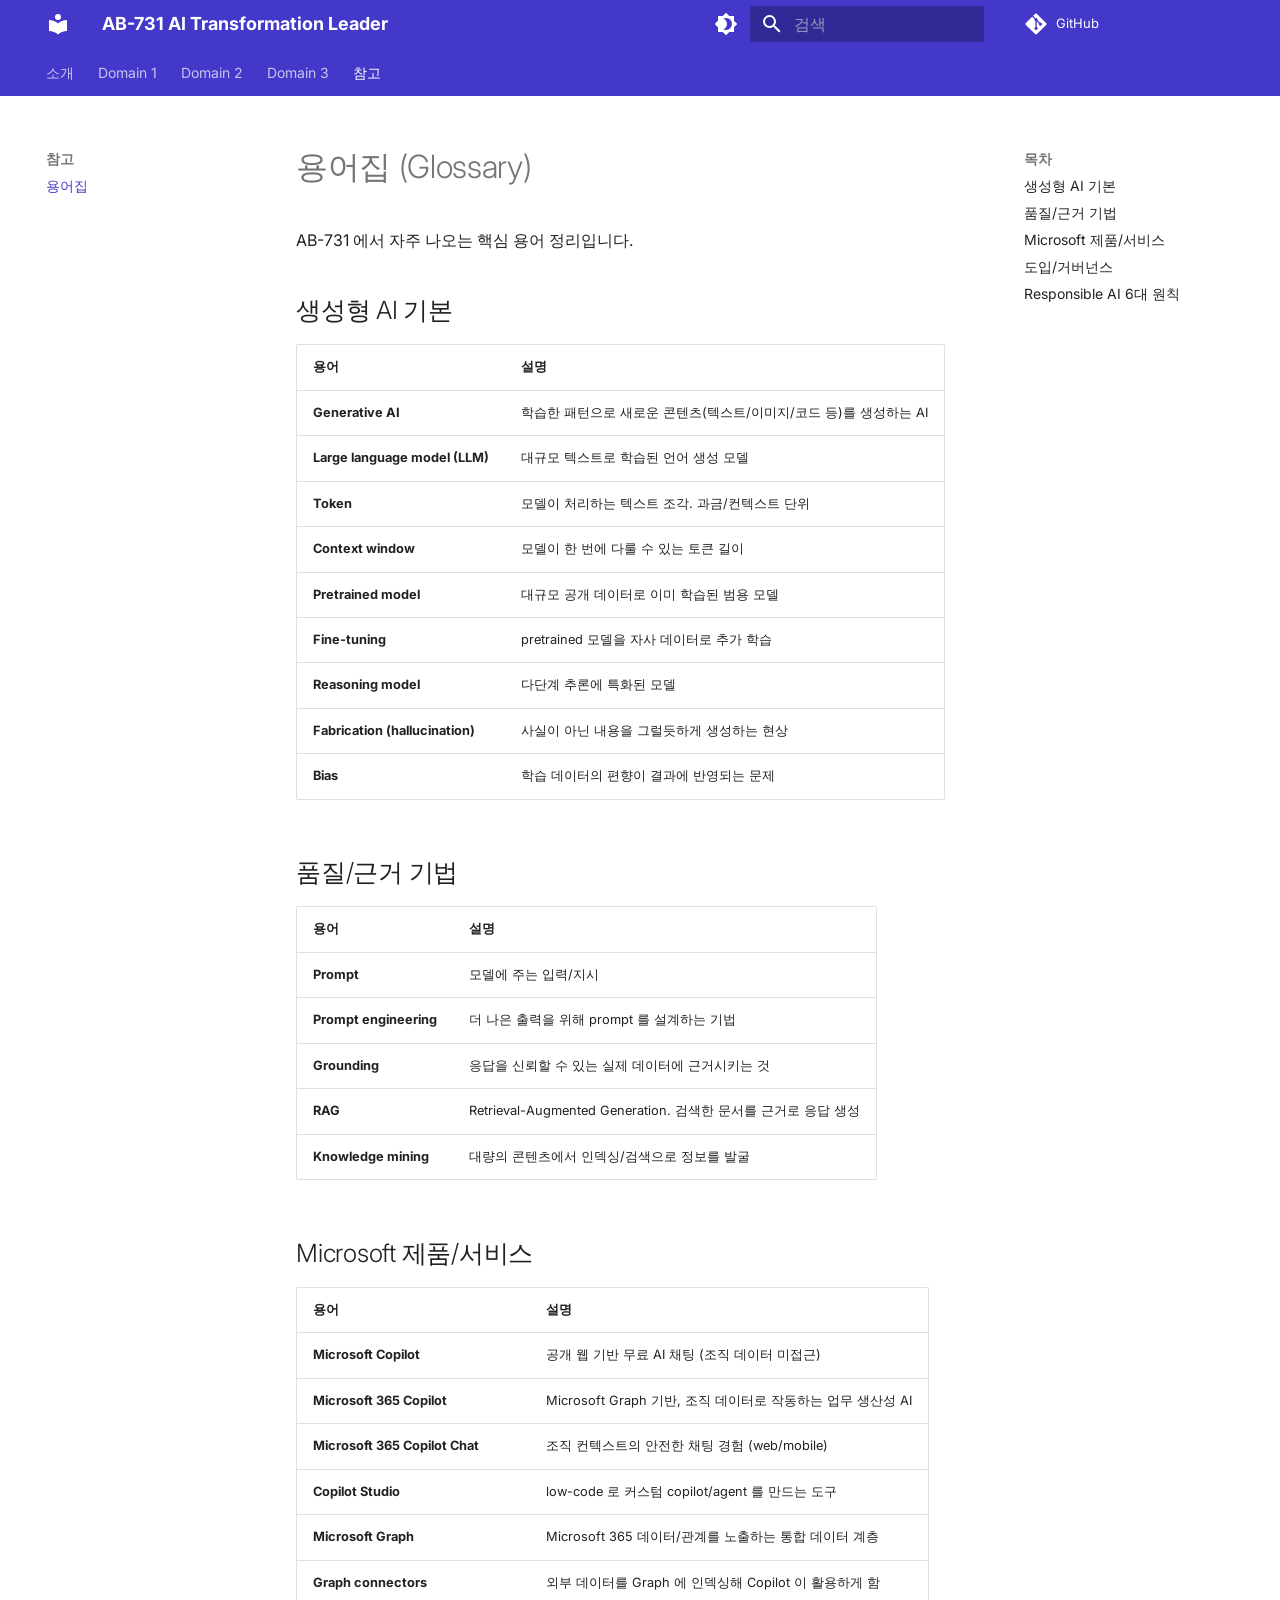
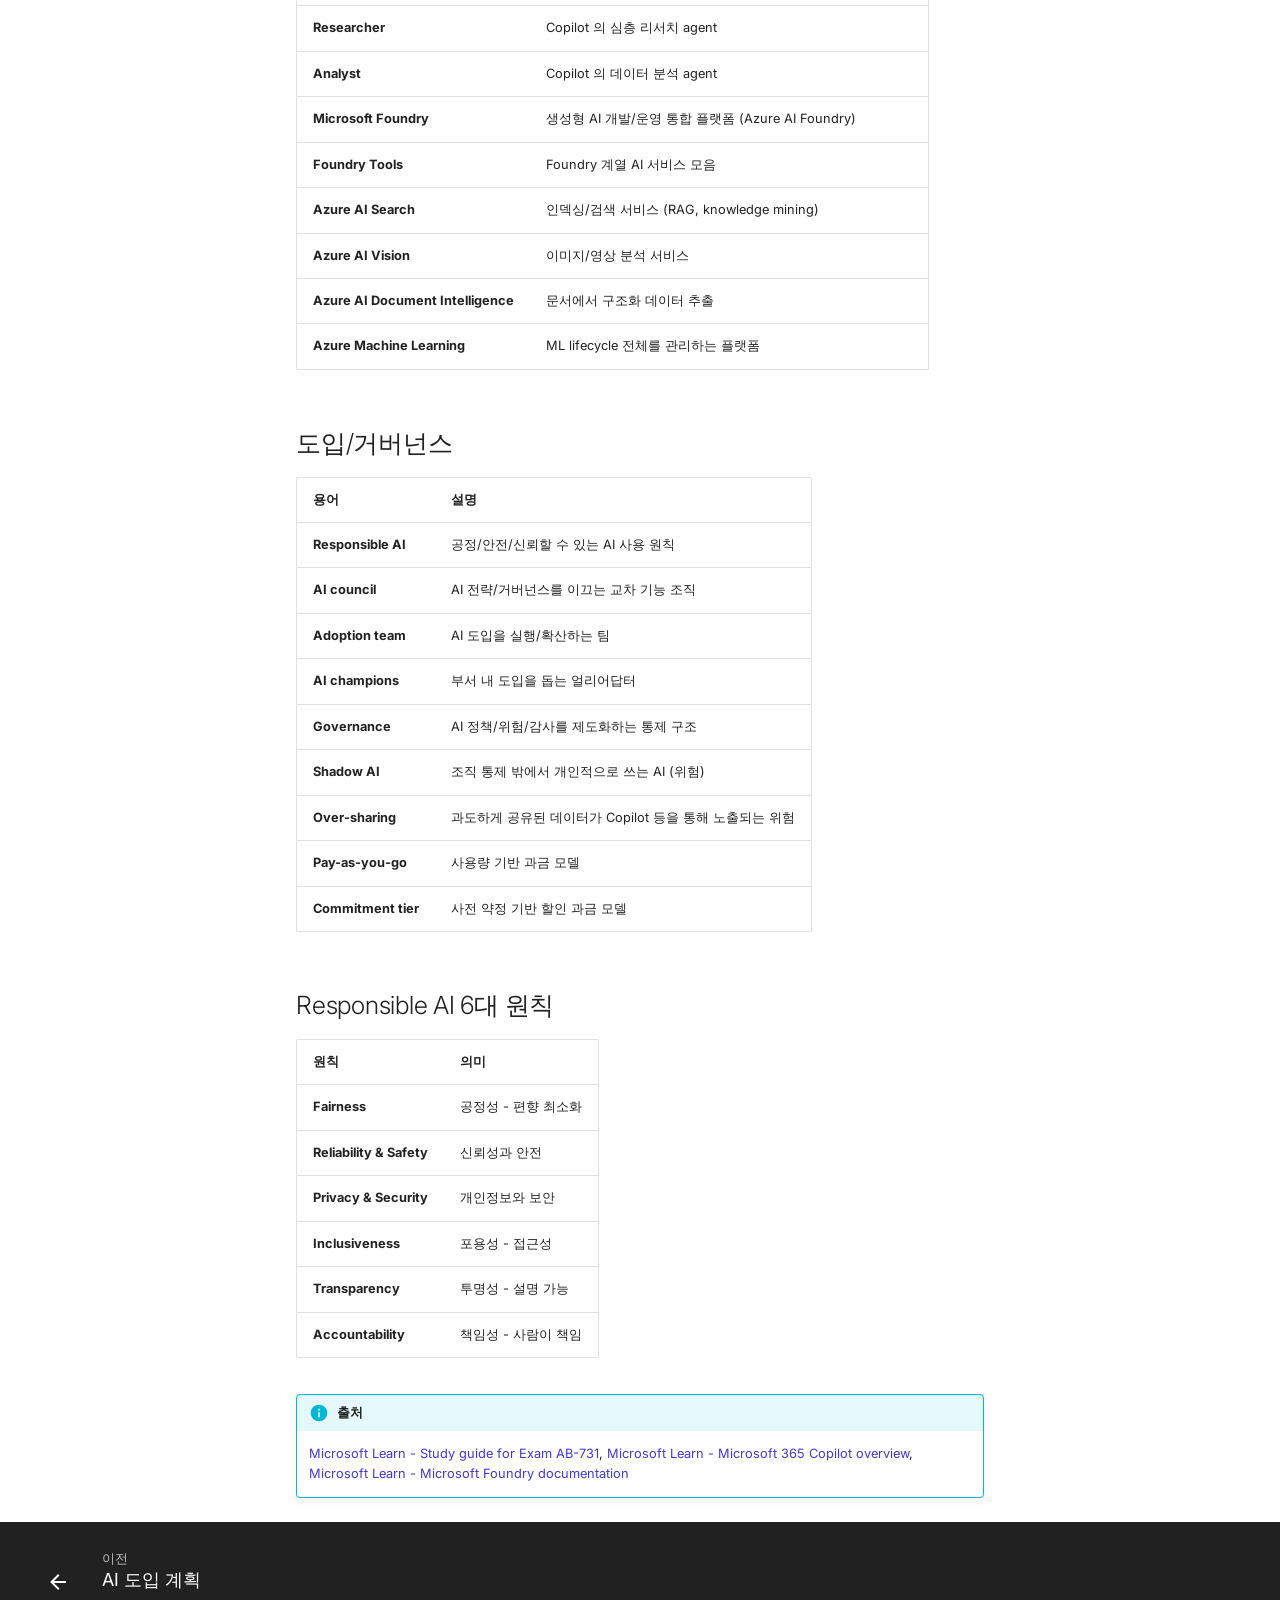
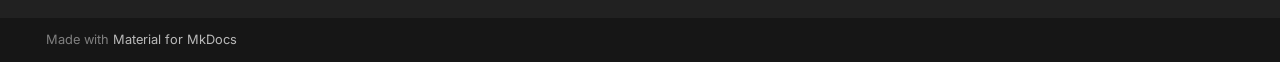
<file: glossary/index.html>
<!doctype html>
<html lang="ko" class="no-js">
  <head>
    
      <meta charset="utf-8">
      <meta name="viewport" content="width=device-width,initial-scale=1">
      
        <meta name="description" content="AB-731 (AI Transformation Leader) 시험 대비 강의 자료">
      
      
      
        <link rel="canonical" href="https://noisonnoiton.github.io/ab-731/glossary/">
      
      
        <link rel="prev" href="../domain3-implementation-adoption/02-adoption/">
      
      
      
        
      
      
      <link rel="icon" href="../assets/images/favicon.png">
      <meta name="generator" content="mkdocs-1.6.1, mkdocs-material-9.7.6">
    
    
      
        <title>용어집 - AB-731 AI Transformation Leader</title>
      
    
    
      <link rel="stylesheet" href="../assets/stylesheets/main.484c7ddc.min.css">
      
        
        <link rel="stylesheet" href="../assets/stylesheets/palette.ab4e12ef.min.css">
      
      


    
    
      
    
    
      
        
        
        <link rel="preconnect" href="https://fonts.gstatic.com" crossorigin>
        <link rel="stylesheet" href="https://fonts.googleapis.com/css?family=Inter:300,300i,400,400i,700,700i%7CJetBrains+Mono:400,400i,700,700i&amp;display=fallback">
        <style>:root{--md-text-font:"Inter";--md-code-font:"JetBrains Mono"}</style>
      
    
    
      <link rel="stylesheet" href="../stylesheets/custom-colors.css">
    
    <script>__md_scope=new URL("..",location),__md_hash=e=>[...e].reduce(((e,_)=>(e<<5)-e+_.charCodeAt(0)),0),__md_get=(e,_=localStorage,t=__md_scope)=>JSON.parse(_.getItem(t.pathname+"."+e)),__md_set=(e,_,t=localStorage,a=__md_scope)=>{try{t.setItem(a.pathname+"."+e,JSON.stringify(_))}catch(e){}}</script>
    
      

    
    
  </head>
  
  
    
    
      
    
    
    
    
    <body dir="ltr" data-md-color-scheme="default" data-md-color-primary="custom" data-md-color-accent="custom">
  
    
    <input class="md-toggle" data-md-toggle="drawer" type="checkbox" id="__drawer" autocomplete="off">
    <input class="md-toggle" data-md-toggle="search" type="checkbox" id="__search" autocomplete="off">
    <label class="md-overlay" for="__drawer"></label>
    <div data-md-component="skip">
      
        
        <a href="#glossary" class="md-skip">
          콘텐츠로 이동
        </a>
      
    </div>
    <div data-md-component="announce">
      
    </div>
    
    
      

<header class="md-header" data-md-component="header">
  <nav class="md-header__inner md-grid" aria-label="상단/헤더">
    <a href=".." title="AB-731 AI Transformation Leader" class="md-header__button md-logo" aria-label="AB-731 AI Transformation Leader" data-md-component="logo">
      
  
  <svg xmlns="http://www.w3.org/2000/svg" viewBox="0 0 24 24"><path d="M12 8a3 3 0 0 0 3-3 3 3 0 0 0-3-3 3 3 0 0 0-3 3 3 3 0 0 0 3 3m0 3.54C9.64 9.35 6.5 8 3 8v11c3.5 0 6.64 1.35 9 3.54 2.36-2.19 5.5-3.54 9-3.54V8c-3.5 0-6.64 1.35-9 3.54"/></svg>

    </a>
    <label class="md-header__button md-icon" for="__drawer">
      
      <svg xmlns="http://www.w3.org/2000/svg" viewBox="0 0 24 24"><path d="M3 6h18v2H3zm0 5h18v2H3zm0 5h18v2H3z"/></svg>
    </label>
    <div class="md-header__title" data-md-component="header-title">
      <div class="md-header__ellipsis">
        <div class="md-header__topic">
          <span class="md-ellipsis">
            AB-731 AI Transformation Leader
          </span>
        </div>
        <div class="md-header__topic" data-md-component="header-topic">
          <span class="md-ellipsis">
            
              용어집
            
          </span>
        </div>
      </div>
    </div>
    
      
        <form class="md-header__option" data-md-component="palette">
  
    
    
    
    <input class="md-option" data-md-color-media="" data-md-color-scheme="default" data-md-color-primary="custom" data-md-color-accent="custom"  aria-label="다크 모드로 전환"  type="radio" name="__palette" id="__palette_0">
    
      <label class="md-header__button md-icon" title="다크 모드로 전환" for="__palette_1" hidden>
        <svg xmlns="http://www.w3.org/2000/svg" viewBox="0 0 24 24"><path d="M12 18c-.89 0-1.74-.2-2.5-.55C11.56 16.5 13 14.42 13 12s-1.44-4.5-3.5-5.45C10.26 6.2 11.11 6 12 6a6 6 0 0 1 6 6 6 6 0 0 1-6 6m8-9.31V4h-4.69L12 .69 8.69 4H4v4.69L.69 12 4 15.31V20h4.69L12 23.31 15.31 20H20v-4.69L23.31 12z"/></svg>
      </label>
    
  
    
    
    
    <input class="md-option" data-md-color-media="" data-md-color-scheme="slate" data-md-color-primary="custom" data-md-color-accent="custom"  aria-label="라이트 모드로 전환"  type="radio" name="__palette" id="__palette_1">
    
      <label class="md-header__button md-icon" title="라이트 모드로 전환" for="__palette_0" hidden>
        <svg xmlns="http://www.w3.org/2000/svg" viewBox="0 0 24 24"><path d="M12 8a4 4 0 0 0-4 4 4 4 0 0 0 4 4 4 4 0 0 0 4-4 4 4 0 0 0-4-4m0 10a6 6 0 0 1-6-6 6 6 0 0 1 6-6 6 6 0 0 1 6 6 6 6 0 0 1-6 6m8-9.31V4h-4.69L12 .69 8.69 4H4v4.69L.69 12 4 15.31V20h4.69L12 23.31 15.31 20H20v-4.69L23.31 12z"/></svg>
      </label>
    
  
</form>
      
    
    
      <script>var palette=__md_get("__palette");if(palette&&palette.color){if("(prefers-color-scheme)"===palette.color.media){var media=matchMedia("(prefers-color-scheme: light)"),input=document.querySelector(media.matches?"[data-md-color-media='(prefers-color-scheme: light)']":"[data-md-color-media='(prefers-color-scheme: dark)']");palette.color.media=input.getAttribute("data-md-color-media"),palette.color.scheme=input.getAttribute("data-md-color-scheme"),palette.color.primary=input.getAttribute("data-md-color-primary"),palette.color.accent=input.getAttribute("data-md-color-accent")}for(var[key,value]of Object.entries(palette.color))document.body.setAttribute("data-md-color-"+key,value)}</script>
    
    
    
      
      
        <label class="md-header__button md-icon" for="__search">
          
          <svg xmlns="http://www.w3.org/2000/svg" viewBox="0 0 24 24"><path d="M9.5 3A6.5 6.5 0 0 1 16 9.5c0 1.61-.59 3.09-1.56 4.23l.27.27h.79l5 5-1.5 1.5-5-5v-.79l-.27-.27A6.52 6.52 0 0 1 9.5 16 6.5 6.5 0 0 1 3 9.5 6.5 6.5 0 0 1 9.5 3m0 2C7 5 5 7 5 9.5S7 14 9.5 14 14 12 14 9.5 12 5 9.5 5"/></svg>
        </label>
        <div class="md-search" data-md-component="search" role="dialog">
  <label class="md-search__overlay" for="__search"></label>
  <div class="md-search__inner" role="search">
    <form class="md-search__form" name="search">
      <input type="text" class="md-search__input" name="query" aria-label="검색" placeholder="검색" autocapitalize="off" autocorrect="off" autocomplete="off" spellcheck="false" data-md-component="search-query" required>
      <label class="md-search__icon md-icon" for="__search">
        
        <svg xmlns="http://www.w3.org/2000/svg" viewBox="0 0 24 24"><path d="M9.5 3A6.5 6.5 0 0 1 16 9.5c0 1.61-.59 3.09-1.56 4.23l.27.27h.79l5 5-1.5 1.5-5-5v-.79l-.27-.27A6.52 6.52 0 0 1 9.5 16 6.5 6.5 0 0 1 3 9.5 6.5 6.5 0 0 1 9.5 3m0 2C7 5 5 7 5 9.5S7 14 9.5 14 14 12 14 9.5 12 5 9.5 5"/></svg>
        
        <svg xmlns="http://www.w3.org/2000/svg" viewBox="0 0 24 24"><path d="M20 11v2H8l5.5 5.5-1.42 1.42L4.16 12l7.92-7.92L13.5 5.5 8 11z"/></svg>
      </label>
      <nav class="md-search__options" aria-label="검색">
        
        <button type="reset" class="md-search__icon md-icon" title="지우기" aria-label="지우기" tabindex="-1">
          
          <svg xmlns="http://www.w3.org/2000/svg" viewBox="0 0 24 24"><path d="M19 6.41 17.59 5 12 10.59 6.41 5 5 6.41 10.59 12 5 17.59 6.41 19 12 13.41 17.59 19 19 17.59 13.41 12z"/></svg>
        </button>
      </nav>
      
        <div class="md-search__suggest" data-md-component="search-suggest"></div>
      
    </form>
    <div class="md-search__output">
      <div class="md-search__scrollwrap" tabindex="0" data-md-scrollfix>
        <div class="md-search-result" data-md-component="search-result">
          <div class="md-search-result__meta">
            검색 초기화
          </div>
          <ol class="md-search-result__list" role="presentation"></ol>
        </div>
      </div>
    </div>
  </div>
</div>
      
    
    
      <div class="md-header__source">
        <a href="https://github.com/noisonnoiton/ab-731" title="저장소로 이동" class="md-source" data-md-component="source" target="_blank" rel="noopener">
  <div class="md-source__icon md-icon">
    
    <svg xmlns="http://www.w3.org/2000/svg" viewBox="0 0 448 512"><!--! Font Awesome Free 7.1.0 by @fontawesome - https://fontawesome.com License - https://fontawesome.com/license/free (Icons: CC BY 4.0, Fonts: SIL OFL 1.1, Code: MIT License) Copyright 2025 Fonticons, Inc.--><path d="M439.6 236.1 244 40.5c-5.4-5.5-12.8-8.5-20.4-8.5s-15 3-20.4 8.4L162.5 81l51.5 51.5c27.1-9.1 52.7 16.8 43.4 43.7l49.7 49.7c34.2-11.8 61.2 31 35.5 56.7-26.5 26.5-70.2-2.9-56-37.3L240.3 199v121.9c25.3 12.5 22.3 41.8 9.1 55-6.4 6.4-15.2 10.1-24.3 10.1s-17.8-3.6-24.3-10.1c-17.6-17.6-11.1-46.9 11.2-56v-123c-20.8-8.5-24.6-30.7-18.6-45L142.6 101 8.5 235.1C3 240.6 0 247.9 0 255.5s3 15 8.5 20.4l195.6 195.7c5.4 5.4 12.7 8.4 20.4 8.4s15-3 20.4-8.4l194.7-194.7c5.4-5.4 8.4-12.8 8.4-20.4s-3-15-8.4-20.4"/></svg>
  </div>
  <div class="md-source__repository">
    GitHub
  </div>
</a>
      </div>
    
  </nav>
  
</header>
    
    <div class="md-container" data-md-component="container">
      
      
        
          
            
<nav class="md-tabs" aria-label="탭" data-md-component="tabs">
  <div class="md-grid">
    <ul class="md-tabs__list">
      
        
  
  
  
  
    
    
      <li class="md-tabs__item">
        <a href=".." class="md-tabs__link">
          
  
  
  소개

        </a>
      </li>
    
  

      
        
  
  
  
  
    
    
      <li class="md-tabs__item">
        <a href="../domain1-business-value/" class="md-tabs__link">
          
  
  
  Domain 1

        </a>
      </li>
    
  

      
        
  
  
  
  
    
    
      <li class="md-tabs__item">
        <a href="../domain2-ai-apps-services/" class="md-tabs__link">
          
  
  
  Domain 2

        </a>
      </li>
    
  

      
        
  
  
  
  
    
    
      <li class="md-tabs__item">
        <a href="../domain3-implementation-adoption/" class="md-tabs__link">
          
  
  
  Domain 3

        </a>
      </li>
    
  

      
        
  
  
  
    
  
  
    
    
      <li class="md-tabs__item md-tabs__item--active">
        <a href="./" class="md-tabs__link">
          
  
  
  참고

        </a>
      </li>
    
  

      
    </ul>
  </div>
</nav>
          
        
      
      <main class="md-main" data-md-component="main">
        <div class="md-main__inner md-grid">
          
  
    
    <div class="md-sidebar md-sidebar--primary" data-md-component="sidebar" data-md-type="navigation" >
      <div class="md-sidebar__scrollwrap">
        <div class="md-sidebar__inner">
          


  


<nav class="md-nav md-nav--primary md-nav--lifted" aria-label="네비게이션" data-md-level="0">
  <label class="md-nav__title" for="__drawer">
    <a href=".." title="AB-731 AI Transformation Leader" class="md-nav__button md-logo" aria-label="AB-731 AI Transformation Leader" data-md-component="logo">
      
  
  <svg xmlns="http://www.w3.org/2000/svg" viewBox="0 0 24 24"><path d="M12 8a3 3 0 0 0 3-3 3 3 0 0 0-3-3 3 3 0 0 0-3 3 3 3 0 0 0 3 3m0 3.54C9.64 9.35 6.5 8 3 8v11c3.5 0 6.64 1.35 9 3.54 2.36-2.19 5.5-3.54 9-3.54V8c-3.5 0-6.64 1.35-9 3.54"/></svg>

    </a>
    AB-731 AI Transformation Leader
  </label>
  
    <div class="md-nav__source">
      <a href="https://github.com/noisonnoiton/ab-731" title="저장소로 이동" class="md-source" data-md-component="source" target="_blank" rel="noopener">
  <div class="md-source__icon md-icon">
    
    <svg xmlns="http://www.w3.org/2000/svg" viewBox="0 0 448 512"><!--! Font Awesome Free 7.1.0 by @fontawesome - https://fontawesome.com License - https://fontawesome.com/license/free (Icons: CC BY 4.0, Fonts: SIL OFL 1.1, Code: MIT License) Copyright 2025 Fonticons, Inc.--><path d="M439.6 236.1 244 40.5c-5.4-5.5-12.8-8.5-20.4-8.5s-15 3-20.4 8.4L162.5 81l51.5 51.5c27.1-9.1 52.7 16.8 43.4 43.7l49.7 49.7c34.2-11.8 61.2 31 35.5 56.7-26.5 26.5-70.2-2.9-56-37.3L240.3 199v121.9c25.3 12.5 22.3 41.8 9.1 55-6.4 6.4-15.2 10.1-24.3 10.1s-17.8-3.6-24.3-10.1c-17.6-17.6-11.1-46.9 11.2-56v-123c-20.8-8.5-24.6-30.7-18.6-45L142.6 101 8.5 235.1C3 240.6 0 247.9 0 255.5s3 15 8.5 20.4l195.6 195.7c5.4 5.4 12.7 8.4 20.4 8.4s15-3 20.4-8.4l194.7-194.7c5.4-5.4 8.4-12.8 8.4-20.4s-3-15-8.4-20.4"/></svg>
  </div>
  <div class="md-source__repository">
    GitHub
  </div>
</a>
    </div>
  
  <ul class="md-nav__list" data-md-scrollfix>
    
      
      
  
  
  
  
    
    
    
    
      
      
        
      
    
    
    <li class="md-nav__item md-nav__item--nested">
      
        
        
          
        
        <input class="md-nav__toggle md-toggle md-toggle--indeterminate" type="checkbox" id="__nav_1" >
        
          
          <label class="md-nav__link" for="__nav_1" id="__nav_1_label" tabindex="0">
            
  
  
  <span class="md-ellipsis">
    
  
    소개
  

    
  </span>
  
  

            <span class="md-nav__icon md-icon"></span>
          </label>
        
        <nav class="md-nav" data-md-level="1" aria-labelledby="__nav_1_label" aria-expanded="false">
          <label class="md-nav__title" for="__nav_1">
            <span class="md-nav__icon md-icon"></span>
            
  
    소개
  

          </label>
          <ul class="md-nav__list" data-md-scrollfix>
            
              
                
  
  
  
  
    <li class="md-nav__item">
      <a href=".." class="md-nav__link">
        
  
  
  <span class="md-ellipsis">
    
  
    Overview
  

    
  </span>
  
  

      </a>
    </li>
  

              
            
              
                
  
  
  
  
    <li class="md-nav__item">
      <a href="../exam/overview/" class="md-nav__link">
        
  
  
  <span class="md-ellipsis">
    
  
    시험 정보
  

    
  </span>
  
  

      </a>
    </li>
  

              
            
          </ul>
        </nav>
      
    </li>
  

    
      
      
  
  
  
  
    
    
    
    
      
      
        
      
    
    
    <li class="md-nav__item md-nav__item--nested">
      
        
        
          
        
        <input class="md-nav__toggle md-toggle md-toggle--indeterminate" type="checkbox" id="__nav_2" >
        
          
          <label class="md-nav__link" for="__nav_2" id="__nav_2_label" tabindex="0">
            
  
  
  <span class="md-ellipsis">
    
  
    Domain 1
  

    
  </span>
  
  

            <span class="md-nav__icon md-icon"></span>
          </label>
        
        <nav class="md-nav" data-md-level="1" aria-labelledby="__nav_2_label" aria-expanded="false">
          <label class="md-nav__title" for="__nav_2">
            <span class="md-nav__icon md-icon"></span>
            
  
    Domain 1
  

          </label>
          <ul class="md-nav__list" data-md-scrollfix>
            
              
                
  
  
  
  
    <li class="md-nav__item">
      <a href="../domain1-business-value/" class="md-nav__link">
        
  
  
  <span class="md-ellipsis">
    
  
    Overview
  

    
  </span>
  
  

      </a>
    </li>
  

              
            
              
                
  
  
  
  
    <li class="md-nav__item">
      <a href="../domain1-business-value/01-foundations/" class="md-nav__link">
        
  
  
  <span class="md-ellipsis">
    
  
    생성형 AI 기본 개념
  

    
  </span>
  
  

      </a>
    </li>
  

              
            
              
                
  
  
  
  
    <li class="md-nav__item">
      <a href="../domain1-business-value/02-capabilities/" class="md-nav__link">
        
  
  
  <span class="md-ellipsis">
    
  
    기능과 활용 (grounding, RAG)
  

    
  </span>
  
  

      </a>
    </li>
  

              
            
          </ul>
        </nav>
      
    </li>
  

    
      
      
  
  
  
  
    
    
    
    
      
      
        
      
    
    
    <li class="md-nav__item md-nav__item--nested">
      
        
        
          
        
        <input class="md-nav__toggle md-toggle md-toggle--indeterminate" type="checkbox" id="__nav_3" >
        
          
          <label class="md-nav__link" for="__nav_3" id="__nav_3_label" tabindex="0">
            
  
  
  <span class="md-ellipsis">
    
  
    Domain 2
  

    
  </span>
  
  

            <span class="md-nav__icon md-icon"></span>
          </label>
        
        <nav class="md-nav" data-md-level="1" aria-labelledby="__nav_3_label" aria-expanded="false">
          <label class="md-nav__title" for="__nav_3">
            <span class="md-nav__icon md-icon"></span>
            
  
    Domain 2
  

          </label>
          <ul class="md-nav__list" data-md-scrollfix>
            
              
                
  
  
  
  
    <li class="md-nav__item">
      <a href="../domain2-ai-apps-services/" class="md-nav__link">
        
  
  
  <span class="md-ellipsis">
    
  
    Overview
  

    
  </span>
  
  

      </a>
    </li>
  

              
            
              
                
  
  
  
  
    <li class="md-nav__item">
      <a href="../domain2-ai-apps-services/01-copilot/" class="md-nav__link">
        
  
  
  <span class="md-ellipsis">
    
  
    Microsoft 365 Copilot
  

    
  </span>
  
  

      </a>
    </li>
  

              
            
              
                
  
  
  
  
    <li class="md-nav__item">
      <a href="../domain2-ai-apps-services/02-foundry/" class="md-nav__link">
        
  
  
  <span class="md-ellipsis">
    
  
    Microsoft Foundry & Foundry Tools
  

    
  </span>
  
  

      </a>
    </li>
  

              
            
          </ul>
        </nav>
      
    </li>
  

    
      
      
  
  
  
  
    
    
    
    
      
      
        
      
    
    
    <li class="md-nav__item md-nav__item--nested">
      
        
        
          
        
        <input class="md-nav__toggle md-toggle md-toggle--indeterminate" type="checkbox" id="__nav_4" >
        
          
          <label class="md-nav__link" for="__nav_4" id="__nav_4_label" tabindex="0">
            
  
  
  <span class="md-ellipsis">
    
  
    Domain 3
  

    
  </span>
  
  

            <span class="md-nav__icon md-icon"></span>
          </label>
        
        <nav class="md-nav" data-md-level="1" aria-labelledby="__nav_4_label" aria-expanded="false">
          <label class="md-nav__title" for="__nav_4">
            <span class="md-nav__icon md-icon"></span>
            
  
    Domain 3
  

          </label>
          <ul class="md-nav__list" data-md-scrollfix>
            
              
                
  
  
  
  
    <li class="md-nav__item">
      <a href="../domain3-implementation-adoption/" class="md-nav__link">
        
  
  
  <span class="md-ellipsis">
    
  
    Overview
  

    
  </span>
  
  

      </a>
    </li>
  

              
            
              
                
  
  
  
  
    <li class="md-nav__item">
      <a href="../domain3-implementation-adoption/01-responsible-ai/" class="md-nav__link">
        
  
  
  <span class="md-ellipsis">
    
  
    Responsible AI
  

    
  </span>
  
  

      </a>
    </li>
  

              
            
              
                
  
  
  
  
    <li class="md-nav__item">
      <a href="../domain3-implementation-adoption/02-adoption/" class="md-nav__link">
        
  
  
  <span class="md-ellipsis">
    
  
    AI 도입 계획
  

    
  </span>
  
  

      </a>
    </li>
  

              
            
          </ul>
        </nav>
      
    </li>
  

    
      
      
  
  
    
  
  
  
    
    
    
    
      
        
        
      
      
        
      
    
    
    <li class="md-nav__item md-nav__item--active md-nav__item--section md-nav__item--nested">
      
        
        
        <input class="md-nav__toggle md-toggle " type="checkbox" id="__nav_5" checked>
        
          
          <label class="md-nav__link" for="__nav_5" id="__nav_5_label" tabindex="">
            
  
  
  <span class="md-ellipsis">
    
  
    참고
  

    
  </span>
  
  

            <span class="md-nav__icon md-icon"></span>
          </label>
        
        <nav class="md-nav" data-md-level="1" aria-labelledby="__nav_5_label" aria-expanded="true">
          <label class="md-nav__title" for="__nav_5">
            <span class="md-nav__icon md-icon"></span>
            
  
    참고
  

          </label>
          <ul class="md-nav__list" data-md-scrollfix>
            
              
                
  
  
    
  
  
  
    <li class="md-nav__item md-nav__item--active">
      
      <input class="md-nav__toggle md-toggle" type="checkbox" id="__toc">
      
      
        
      
      
        <label class="md-nav__link md-nav__link--active" for="__toc">
          
  
  
  <span class="md-ellipsis">
    
  
    용어집
  

    
  </span>
  
  

          <span class="md-nav__icon md-icon"></span>
        </label>
      
      <a href="./" class="md-nav__link md-nav__link--active">
        
  
  
  <span class="md-ellipsis">
    
  
    용어집
  

    
  </span>
  
  

      </a>
      
        

<nav class="md-nav md-nav--secondary" aria-label="목차">
  
  
  
    
  
  
    <label class="md-nav__title" for="__toc">
      <span class="md-nav__icon md-icon"></span>
      목차
    </label>
    <ul class="md-nav__list" data-md-component="toc" data-md-scrollfix>
      
        <li class="md-nav__item">
  <a href="#ai" class="md-nav__link">
    <span class="md-ellipsis">
      
        생성형 AI 기본
      
    </span>
  </a>
  
</li>
      
        <li class="md-nav__item">
  <a href="#_1" class="md-nav__link">
    <span class="md-ellipsis">
      
        품질/근거 기법
      
    </span>
  </a>
  
</li>
      
        <li class="md-nav__item">
  <a href="#microsoft" class="md-nav__link">
    <span class="md-ellipsis">
      
        Microsoft 제품/서비스
      
    </span>
  </a>
  
</li>
      
        <li class="md-nav__item">
  <a href="#_2" class="md-nav__link">
    <span class="md-ellipsis">
      
        도입/거버넌스
      
    </span>
  </a>
  
</li>
      
        <li class="md-nav__item">
  <a href="#responsible-ai-6" class="md-nav__link">
    <span class="md-ellipsis">
      
        Responsible AI 6대 원칙
      
    </span>
  </a>
  
</li>
      
    </ul>
  
</nav>
      
    </li>
  

              
            
          </ul>
        </nav>
      
    </li>
  

    
  </ul>
</nav>
        </div>
      </div>
    </div>
  

  
    
    <div class="md-sidebar md-sidebar--secondary" data-md-component="sidebar" data-md-type="toc" >
      <div class="md-sidebar__scrollwrap">
        <div class="md-sidebar__inner">
          

<nav class="md-nav md-nav--secondary" aria-label="목차">
  
  
  
    
  
  
    <label class="md-nav__title" for="__toc">
      <span class="md-nav__icon md-icon"></span>
      목차
    </label>
    <ul class="md-nav__list" data-md-component="toc" data-md-scrollfix>
      
        <li class="md-nav__item">
  <a href="#ai" class="md-nav__link">
    <span class="md-ellipsis">
      
        생성형 AI 기본
      
    </span>
  </a>
  
</li>
      
        <li class="md-nav__item">
  <a href="#_1" class="md-nav__link">
    <span class="md-ellipsis">
      
        품질/근거 기법
      
    </span>
  </a>
  
</li>
      
        <li class="md-nav__item">
  <a href="#microsoft" class="md-nav__link">
    <span class="md-ellipsis">
      
        Microsoft 제품/서비스
      
    </span>
  </a>
  
</li>
      
        <li class="md-nav__item">
  <a href="#_2" class="md-nav__link">
    <span class="md-ellipsis">
      
        도입/거버넌스
      
    </span>
  </a>
  
</li>
      
        <li class="md-nav__item">
  <a href="#responsible-ai-6" class="md-nav__link">
    <span class="md-ellipsis">
      
        Responsible AI 6대 원칙
      
    </span>
  </a>
  
</li>
      
    </ul>
  
</nav>
        </div>
      </div>
    </div>
  

  <aside class="kakao-adfit-rail" aria-label="광고">
    <ins class="kakao_ad_area" style="display:none;"
      data-ad-unit="DAN-oYnyqFed1jZhUtvA"
      data-ad-width="160"
      data-ad-height="600"></ins>
  </aside>

          
            <div class="md-content" data-md-component="content">
              
                




              
              <article class="md-content__inner md-typeset">
                
                  



<h1 id="glossary">용어집 (Glossary)<a class="headerlink" href="#glossary" title="Permanent link">&para;</a></h1>
<p>AB-731 에서 자주 나오는 핵심 용어 정리입니다.</p>
<h2 id="ai">생성형 AI 기본<a class="headerlink" href="#ai" title="Permanent link">&para;</a></h2>
<table>
<thead>
<tr>
<th>용어</th>
<th>설명</th>
</tr>
</thead>
<tbody>
<tr>
<td><strong>Generative AI</strong></td>
<td>학습한 패턴으로 새로운 콘텐츠(텍스트/이미지/코드 등)를 생성하는 AI</td>
</tr>
<tr>
<td><strong>Large language model (LLM)</strong></td>
<td>대규모 텍스트로 학습된 언어 생성 모델</td>
</tr>
<tr>
<td><strong>Token</strong></td>
<td>모델이 처리하는 텍스트 조각. 과금/컨텍스트 단위</td>
</tr>
<tr>
<td><strong>Context window</strong></td>
<td>모델이 한 번에 다룰 수 있는 토큰 길이</td>
</tr>
<tr>
<td><strong>Pretrained model</strong></td>
<td>대규모 공개 데이터로 이미 학습된 범용 모델</td>
</tr>
<tr>
<td><strong>Fine-tuning</strong></td>
<td>pretrained 모델을 자사 데이터로 추가 학습</td>
</tr>
<tr>
<td><strong>Reasoning model</strong></td>
<td>다단계 추론에 특화된 모델</td>
</tr>
<tr>
<td><strong>Fabrication (hallucination)</strong></td>
<td>사실이 아닌 내용을 그럴듯하게 생성하는 현상</td>
</tr>
<tr>
<td><strong>Bias</strong></td>
<td>학습 데이터의 편향이 결과에 반영되는 문제</td>
</tr>
</tbody>
</table>
<h2 id="_1">품질/근거 기법<a class="headerlink" href="#_1" title="Permanent link">&para;</a></h2>
<table>
<thead>
<tr>
<th>용어</th>
<th>설명</th>
</tr>
</thead>
<tbody>
<tr>
<td><strong>Prompt</strong></td>
<td>모델에 주는 입력/지시</td>
</tr>
<tr>
<td><strong>Prompt engineering</strong></td>
<td>더 나은 출력을 위해 prompt 를 설계하는 기법</td>
</tr>
<tr>
<td><strong>Grounding</strong></td>
<td>응답을 신뢰할 수 있는 실제 데이터에 근거시키는 것</td>
</tr>
<tr>
<td><strong>RAG</strong></td>
<td>Retrieval-Augmented Generation. 검색한 문서를 근거로 응답 생성</td>
</tr>
<tr>
<td><strong>Knowledge mining</strong></td>
<td>대량의 콘텐츠에서 인덱싱/검색으로 정보를 발굴</td>
</tr>
</tbody>
</table>
<h2 id="microsoft">Microsoft 제품/서비스<a class="headerlink" href="#microsoft" title="Permanent link">&para;</a></h2>
<table>
<thead>
<tr>
<th>용어</th>
<th>설명</th>
</tr>
</thead>
<tbody>
<tr>
<td><strong>Microsoft Copilot</strong></td>
<td>공개 웹 기반 무료 AI 채팅 (조직 데이터 미접근)</td>
</tr>
<tr>
<td><strong>Microsoft 365 Copilot</strong></td>
<td>Microsoft Graph 기반, 조직 데이터로 작동하는 업무 생산성 AI</td>
</tr>
<tr>
<td><strong>Microsoft 365 Copilot Chat</strong></td>
<td>조직 컨텍스트의 안전한 채팅 경험 (web/mobile)</td>
</tr>
<tr>
<td><strong>Copilot Studio</strong></td>
<td>low-code 로 커스텀 copilot/agent 를 만드는 도구</td>
</tr>
<tr>
<td><strong>Microsoft Graph</strong></td>
<td>Microsoft 365 데이터/관계를 노출하는 통합 데이터 계층</td>
</tr>
<tr>
<td><strong>Graph connectors</strong></td>
<td>외부 데이터를 Graph 에 인덱싱해 Copilot 이 활용하게 함</td>
</tr>
<tr>
<td><strong>Researcher</strong></td>
<td>Copilot 의 심층 리서치 agent</td>
</tr>
<tr>
<td><strong>Analyst</strong></td>
<td>Copilot 의 데이터 분석 agent</td>
</tr>
<tr>
<td><strong>Microsoft Foundry</strong></td>
<td>생성형 AI 개발/운영 통합 플랫폼 (Azure AI Foundry)</td>
</tr>
<tr>
<td><strong>Foundry Tools</strong></td>
<td>Foundry 계열 AI 서비스 모음</td>
</tr>
<tr>
<td><strong>Azure AI Search</strong></td>
<td>인덱싱/검색 서비스 (RAG, knowledge mining)</td>
</tr>
<tr>
<td><strong>Azure AI Vision</strong></td>
<td>이미지/영상 분석 서비스</td>
</tr>
<tr>
<td><strong>Azure AI Document Intelligence</strong></td>
<td>문서에서 구조화 데이터 추출</td>
</tr>
<tr>
<td><strong>Azure Machine Learning</strong></td>
<td>ML lifecycle 전체를 관리하는 플랫폼</td>
</tr>
</tbody>
</table>
<h2 id="_2">도입/거버넌스<a class="headerlink" href="#_2" title="Permanent link">&para;</a></h2>
<table>
<thead>
<tr>
<th>용어</th>
<th>설명</th>
</tr>
</thead>
<tbody>
<tr>
<td><strong>Responsible AI</strong></td>
<td>공정/안전/신뢰할 수 있는 AI 사용 원칙</td>
</tr>
<tr>
<td><strong>AI council</strong></td>
<td>AI 전략/거버넌스를 이끄는 교차 기능 조직</td>
</tr>
<tr>
<td><strong>Adoption team</strong></td>
<td>AI 도입을 실행/확산하는 팀</td>
</tr>
<tr>
<td><strong>AI champions</strong></td>
<td>부서 내 도입을 돕는 얼리어답터</td>
</tr>
<tr>
<td><strong>Governance</strong></td>
<td>AI 정책/위험/감사를 제도화하는 통제 구조</td>
</tr>
<tr>
<td><strong>Shadow AI</strong></td>
<td>조직 통제 밖에서 개인적으로 쓰는 AI (위험)</td>
</tr>
<tr>
<td><strong>Over-sharing</strong></td>
<td>과도하게 공유된 데이터가 Copilot 등을 통해 노출되는 위험</td>
</tr>
<tr>
<td><strong>Pay-as-you-go</strong></td>
<td>사용량 기반 과금 모델</td>
</tr>
<tr>
<td><strong>Commitment tier</strong></td>
<td>사전 약정 기반 할인 과금 모델</td>
</tr>
</tbody>
</table>
<h2 id="responsible-ai-6">Responsible AI 6대 원칙<a class="headerlink" href="#responsible-ai-6" title="Permanent link">&para;</a></h2>
<table>
<thead>
<tr>
<th>원칙</th>
<th>의미</th>
</tr>
</thead>
<tbody>
<tr>
<td><strong>Fairness</strong></td>
<td>공정성 - 편향 최소화</td>
</tr>
<tr>
<td><strong>Reliability &amp; Safety</strong></td>
<td>신뢰성과 안전</td>
</tr>
<tr>
<td><strong>Privacy &amp; Security</strong></td>
<td>개인정보와 보안</td>
</tr>
<tr>
<td><strong>Inclusiveness</strong></td>
<td>포용성 - 접근성</td>
</tr>
<tr>
<td><strong>Transparency</strong></td>
<td>투명성 - 설명 가능</td>
</tr>
<tr>
<td><strong>Accountability</strong></td>
<td>책임성 - 사람이 책임</td>
</tr>
</tbody>
</table>
<div class="admonition info">
<p class="admonition-title">출처</p>
<p><a href="https://learn.microsoft.com/en-us/credentials/certifications/resources/study-guides/ab-731" target="_blank" rel="noopener">Microsoft Learn - Study guide for Exam AB-731</a>, <a href="https://learn.microsoft.com/en-us/microsoft-365/copilot/microsoft-365-copilot-overview" target="_blank" rel="noopener">Microsoft Learn - Microsoft 365 Copilot overview</a>, <a href="https://learn.microsoft.com/en-us/azure/ai-foundry/" target="_blank" rel="noopener">Microsoft Learn - Microsoft Foundry documentation</a></p>
</div>












                
              </article>
            </div>
          
          
<script>var target=document.getElementById(location.hash.slice(1));target&&target.name&&(target.checked=target.name.startsWith("__tabbed_"))</script>
        </div>
        
          <button type="button" class="md-top md-icon" data-md-component="top" hidden>
  
  <svg xmlns="http://www.w3.org/2000/svg" viewBox="0 0 24 24"><path d="M13 20h-2V8l-5.5 5.5-1.42-1.42L12 4.16l7.92 7.92-1.42 1.42L13 8z"/></svg>
  맨위로
</button>
        
      </main>
      
  
        <footer class="md-footer">
  
    
      
      <nav class="md-footer__inner md-grid" aria-label="하단/푸터" >
        
          
          <a href="../domain3-implementation-adoption/02-adoption/" class="md-footer__link md-footer__link--prev" aria-label="이전: AI 도입 계획">
            <div class="md-footer__button md-icon">
              
              <svg xmlns="http://www.w3.org/2000/svg" viewBox="0 0 24 24"><path d="M20 11v2H8l5.5 5.5-1.42 1.42L4.16 12l7.92-7.92L13.5 5.5 8 11z"/></svg>
            </div>
            <div class="md-footer__title">
              <span class="md-footer__direction">
                이전
              </span>
              <div class="md-ellipsis">
                AI 도입 계획
              </div>
            </div>
          </a>
        
        
      </nav>
    
  
  <div class="md-footer-meta md-typeset">
    <div class="md-footer-meta__inner md-grid">
      <div class="md-copyright">
  
  
    Made with
    <a href="https://squidfunk.github.io/mkdocs-material/" target="_blank" rel="noopener">
      Material for MkDocs
    </a>
  
</div>
      
    </div>
  </div>
</footer>
      
  <div class="kakao-adfit-mobile" aria-label="광고">
    <ins class="kakao_ad_area" style="display:none;"
      data-ad-unit="DAN-zHXbzhtivpd6MTA0"
      data-ad-width="250"
      data-ad-height="250"></ins>
  </div>

    </div>
    <div class="md-dialog" data-md-component="dialog">
      <div class="md-dialog__inner md-typeset"></div>
    </div>
    
    
    
      
      
      <script id="__config" type="application/json">{"annotate": null, "base": "..", "features": ["navigation.tabs", "navigation.sections", "navigation.expand", "navigation.path", "navigation.top", "navigation.footer", "toc.follow", "header.autohide", "content.code.copy", "content.tooltips", "search.suggest", "search.highlight"], "search": "../assets/javascripts/workers/search.2c215733.min.js", "tags": null, "translations": {"clipboard.copied": "\ud074\ub9bd\ubcf4\ub4dc\uc5d0 \ubcf5\uc0ac\ub428", "clipboard.copy": "\ud074\ub9bd\ubcf4\ub4dc\ub85c \ubcf5\uc0ac", "search.result.more.one": "\uc774 \ubb38\uc11c\uc5d0\uc11c 1\uac1c\uc758 \uac80\uc0c9 \uacb0\uacfc \ub354 \ubcf4\uae30", "search.result.more.other": "\uc774 \ubb38\uc11c\uc5d0\uc11c #\uac1c\uc758 \uac80\uc0c9 \uacb0\uacfc \ub354 \ubcf4\uae30", "search.result.none": "\uac80\uc0c9\uc5b4\uc640 \uc77c\uce58\ud558\ub294 \ubb38\uc11c\uac00 \uc5c6\uc2b5\ub2c8\ub2e4", "search.result.one": "1\uac1c\uc758 \uc77c\uce58\ud558\ub294 \ubb38\uc11c", "search.result.other": "#\uac1c\uc758 \uc77c\uce58\ud558\ub294 \ubb38\uc11c", "search.result.placeholder": "\uac80\uc0c9\uc5b4\ub97c \uc785\ub825\ud558\uc138\uc694", "search.result.term.missing": "\ud3ec\ud568\ub418\uc9c0 \uc54a\uc740 \uac80\uc0c9\uc5b4", "select.version": "\ubc84\uc804 \uc120\ud0dd"}, "version": null}</script>
    
    
  
      <script src="../assets/javascripts/bundle.79ae519e.min.js"></script>
      
    
  <script src="//t1.kakaocdn.net/kas/static/ba.min.js" async></script>

  </body>
</html>
</file>
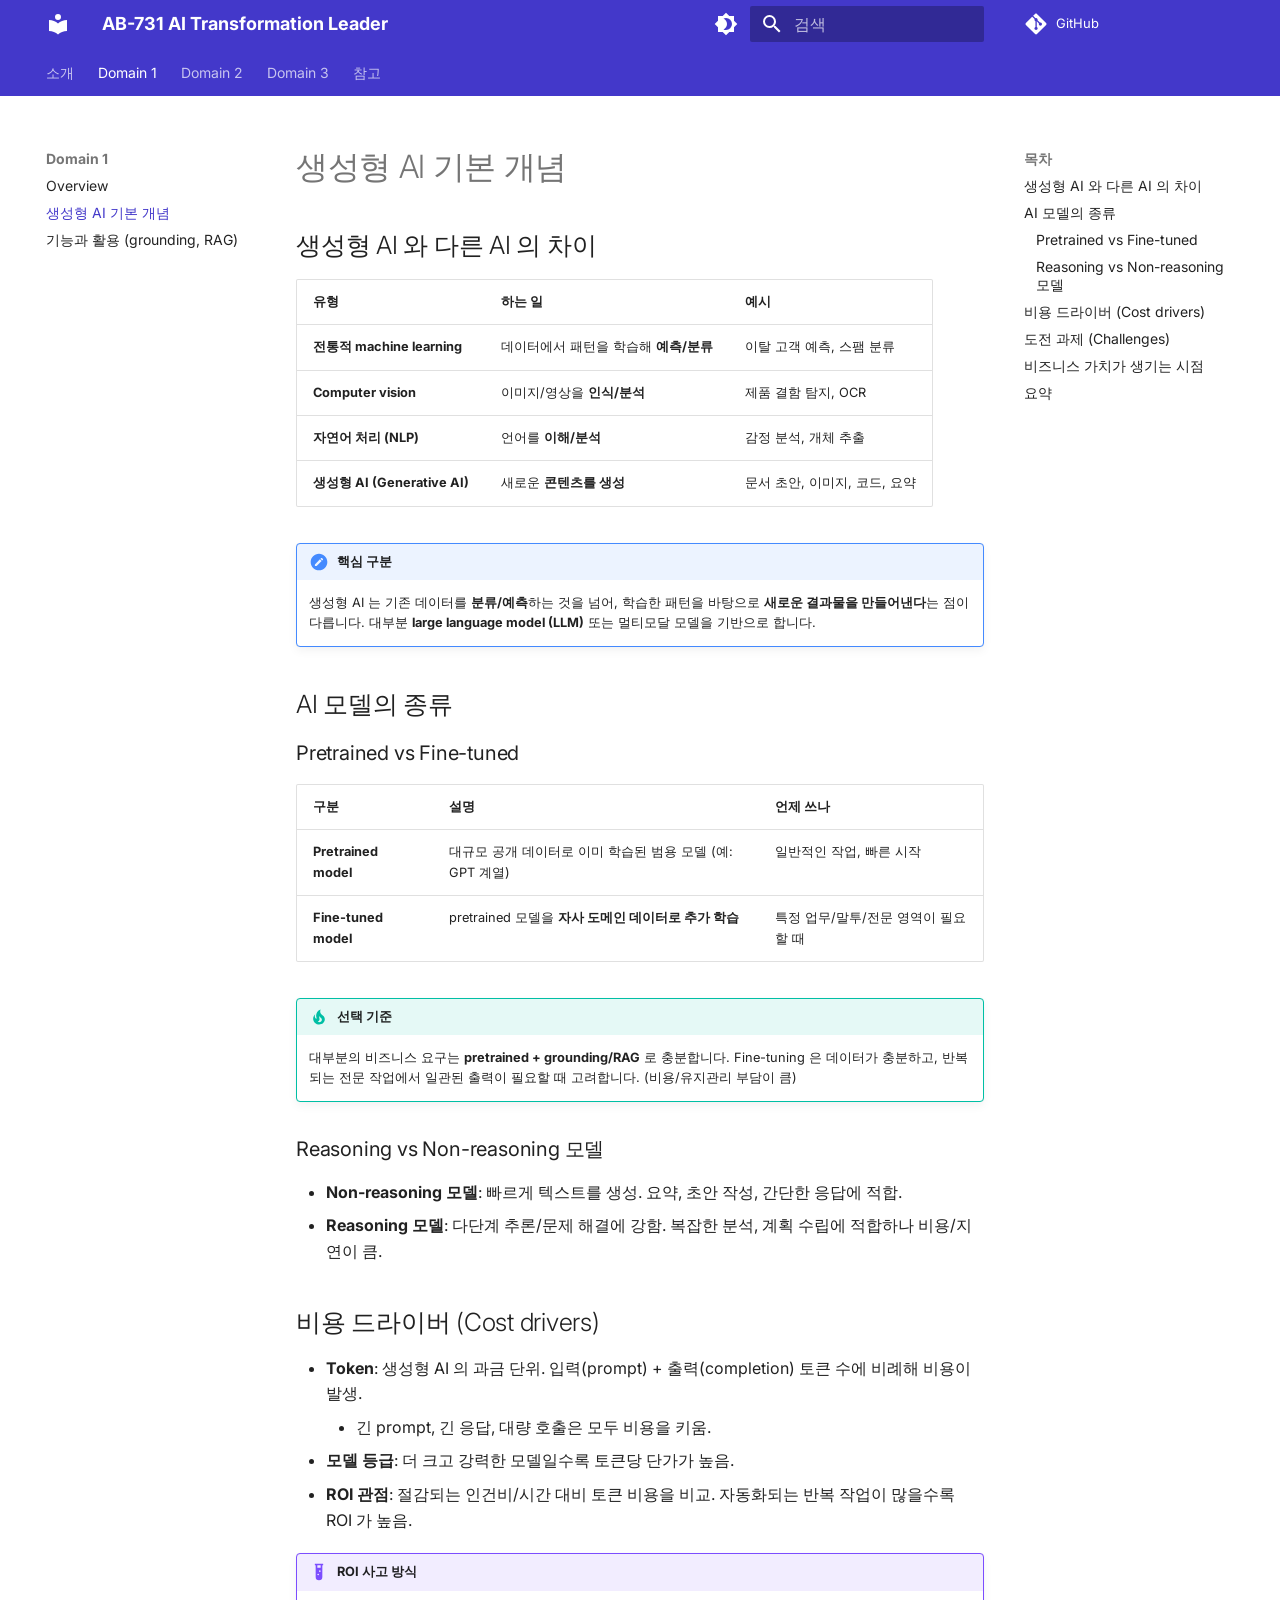
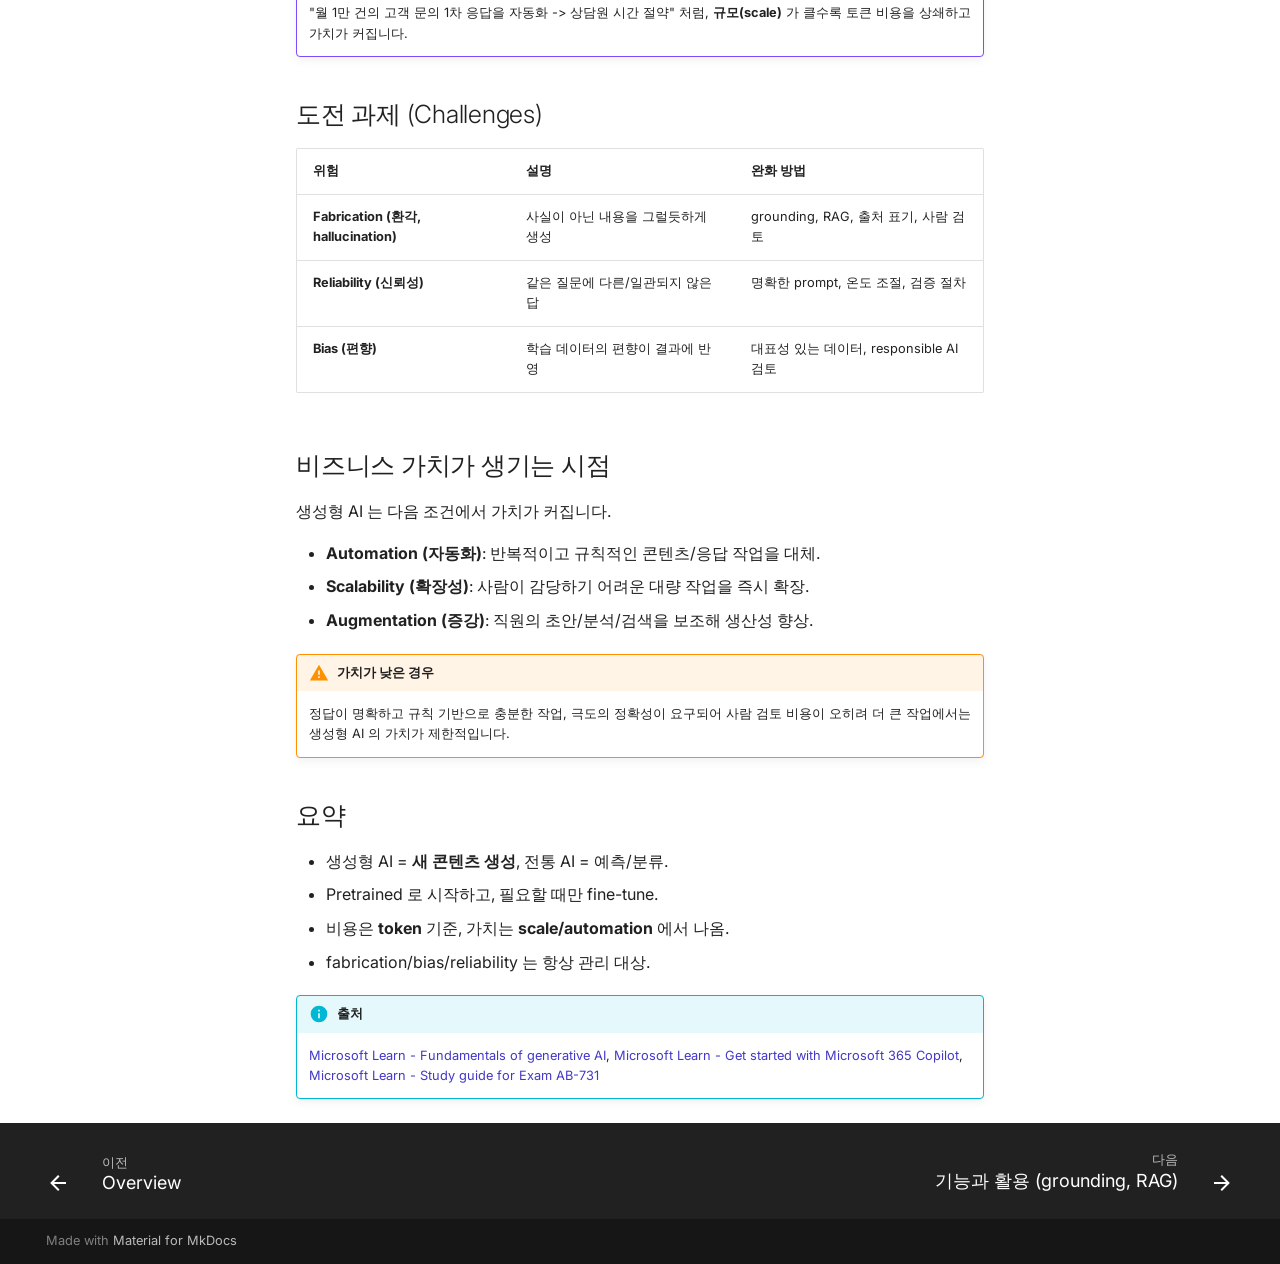
<file: domain1-business-value/01-foundations/index.html>
<!doctype html>
<html lang="ko" class="no-js">
  <head>
    
      <meta charset="utf-8">
      <meta name="viewport" content="width=device-width,initial-scale=1">
      
        <meta name="description" content="AB-731 (AI Transformation Leader) 시험 대비 강의 자료">
      
      
      
        <link rel="canonical" href="https://noisonnoiton.github.io/ab-731/domain1-business-value/01-foundations/">
      
      
        <link rel="prev" href="../">
      
      
        <link rel="next" href="../02-capabilities/">
      
      
        
      
      
      <link rel="icon" href="../../assets/images/favicon.png">
      <meta name="generator" content="mkdocs-1.6.1, mkdocs-material-9.7.6">
    
    
      
        <title>생성형 AI 기본 개념 - AB-731 AI Transformation Leader</title>
      
    
    
      <link rel="stylesheet" href="../../assets/stylesheets/main.484c7ddc.min.css">
      
        
        <link rel="stylesheet" href="../../assets/stylesheets/palette.ab4e12ef.min.css">
      
      


    
    
      
    
    
      
        
        
        <link rel="preconnect" href="https://fonts.gstatic.com" crossorigin>
        <link rel="stylesheet" href="https://fonts.googleapis.com/css?family=Inter:300,300i,400,400i,700,700i%7CJetBrains+Mono:400,400i,700,700i&amp;display=fallback">
        <style>:root{--md-text-font:"Inter";--md-code-font:"JetBrains Mono"}</style>
      
    
    
      <link rel="stylesheet" href="../../stylesheets/custom-colors.css">
    
    <script>__md_scope=new URL("../..",location),__md_hash=e=>[...e].reduce(((e,_)=>(e<<5)-e+_.charCodeAt(0)),0),__md_get=(e,_=localStorage,t=__md_scope)=>JSON.parse(_.getItem(t.pathname+"."+e)),__md_set=(e,_,t=localStorage,a=__md_scope)=>{try{t.setItem(a.pathname+"."+e,JSON.stringify(_))}catch(e){}}</script>
    
      

    
    
  </head>
  
  
    
    
      
    
    
    
    
    <body dir="ltr" data-md-color-scheme="default" data-md-color-primary="custom" data-md-color-accent="custom">
  
    
    <input class="md-toggle" data-md-toggle="drawer" type="checkbox" id="__drawer" autocomplete="off">
    <input class="md-toggle" data-md-toggle="search" type="checkbox" id="__search" autocomplete="off">
    <label class="md-overlay" for="__drawer"></label>
    <div data-md-component="skip">
      
        
        <a href="#ai" class="md-skip">
          콘텐츠로 이동
        </a>
      
    </div>
    <div data-md-component="announce">
      
    </div>
    
    
      

<header class="md-header" data-md-component="header">
  <nav class="md-header__inner md-grid" aria-label="상단/헤더">
    <a href="../.." title="AB-731 AI Transformation Leader" class="md-header__button md-logo" aria-label="AB-731 AI Transformation Leader" data-md-component="logo">
      
  
  <svg xmlns="http://www.w3.org/2000/svg" viewBox="0 0 24 24"><path d="M12 8a3 3 0 0 0 3-3 3 3 0 0 0-3-3 3 3 0 0 0-3 3 3 3 0 0 0 3 3m0 3.54C9.64 9.35 6.5 8 3 8v11c3.5 0 6.64 1.35 9 3.54 2.36-2.19 5.5-3.54 9-3.54V8c-3.5 0-6.64 1.35-9 3.54"/></svg>

    </a>
    <label class="md-header__button md-icon" for="__drawer">
      
      <svg xmlns="http://www.w3.org/2000/svg" viewBox="0 0 24 24"><path d="M3 6h18v2H3zm0 5h18v2H3zm0 5h18v2H3z"/></svg>
    </label>
    <div class="md-header__title" data-md-component="header-title">
      <div class="md-header__ellipsis">
        <div class="md-header__topic">
          <span class="md-ellipsis">
            AB-731 AI Transformation Leader
          </span>
        </div>
        <div class="md-header__topic" data-md-component="header-topic">
          <span class="md-ellipsis">
            
              생성형 AI 기본 개념
            
          </span>
        </div>
      </div>
    </div>
    
      
        <form class="md-header__option" data-md-component="palette">
  
    
    
    
    <input class="md-option" data-md-color-media="" data-md-color-scheme="default" data-md-color-primary="custom" data-md-color-accent="custom"  aria-label="다크 모드로 전환"  type="radio" name="__palette" id="__palette_0">
    
      <label class="md-header__button md-icon" title="다크 모드로 전환" for="__palette_1" hidden>
        <svg xmlns="http://www.w3.org/2000/svg" viewBox="0 0 24 24"><path d="M12 18c-.89 0-1.74-.2-2.5-.55C11.56 16.5 13 14.42 13 12s-1.44-4.5-3.5-5.45C10.26 6.2 11.11 6 12 6a6 6 0 0 1 6 6 6 6 0 0 1-6 6m8-9.31V4h-4.69L12 .69 8.69 4H4v4.69L.69 12 4 15.31V20h4.69L12 23.31 15.31 20H20v-4.69L23.31 12z"/></svg>
      </label>
    
  
    
    
    
    <input class="md-option" data-md-color-media="" data-md-color-scheme="slate" data-md-color-primary="custom" data-md-color-accent="custom"  aria-label="라이트 모드로 전환"  type="radio" name="__palette" id="__palette_1">
    
      <label class="md-header__button md-icon" title="라이트 모드로 전환" for="__palette_0" hidden>
        <svg xmlns="http://www.w3.org/2000/svg" viewBox="0 0 24 24"><path d="M12 8a4 4 0 0 0-4 4 4 4 0 0 0 4 4 4 4 0 0 0 4-4 4 4 0 0 0-4-4m0 10a6 6 0 0 1-6-6 6 6 0 0 1 6-6 6 6 0 0 1 6 6 6 6 0 0 1-6 6m8-9.31V4h-4.69L12 .69 8.69 4H4v4.69L.69 12 4 15.31V20h4.69L12 23.31 15.31 20H20v-4.69L23.31 12z"/></svg>
      </label>
    
  
</form>
      
    
    
      <script>var palette=__md_get("__palette");if(palette&&palette.color){if("(prefers-color-scheme)"===palette.color.media){var media=matchMedia("(prefers-color-scheme: light)"),input=document.querySelector(media.matches?"[data-md-color-media='(prefers-color-scheme: light)']":"[data-md-color-media='(prefers-color-scheme: dark)']");palette.color.media=input.getAttribute("data-md-color-media"),palette.color.scheme=input.getAttribute("data-md-color-scheme"),palette.color.primary=input.getAttribute("data-md-color-primary"),palette.color.accent=input.getAttribute("data-md-color-accent")}for(var[key,value]of Object.entries(palette.color))document.body.setAttribute("data-md-color-"+key,value)}</script>
    
    
    
      
      
        <label class="md-header__button md-icon" for="__search">
          
          <svg xmlns="http://www.w3.org/2000/svg" viewBox="0 0 24 24"><path d="M9.5 3A6.5 6.5 0 0 1 16 9.5c0 1.61-.59 3.09-1.56 4.23l.27.27h.79l5 5-1.5 1.5-5-5v-.79l-.27-.27A6.52 6.52 0 0 1 9.5 16 6.5 6.5 0 0 1 3 9.5 6.5 6.5 0 0 1 9.5 3m0 2C7 5 5 7 5 9.5S7 14 9.5 14 14 12 14 9.5 12 5 9.5 5"/></svg>
        </label>
        <div class="md-search" data-md-component="search" role="dialog">
  <label class="md-search__overlay" for="__search"></label>
  <div class="md-search__inner" role="search">
    <form class="md-search__form" name="search">
      <input type="text" class="md-search__input" name="query" aria-label="검색" placeholder="검색" autocapitalize="off" autocorrect="off" autocomplete="off" spellcheck="false" data-md-component="search-query" required>
      <label class="md-search__icon md-icon" for="__search">
        
        <svg xmlns="http://www.w3.org/2000/svg" viewBox="0 0 24 24"><path d="M9.5 3A6.5 6.5 0 0 1 16 9.5c0 1.61-.59 3.09-1.56 4.23l.27.27h.79l5 5-1.5 1.5-5-5v-.79l-.27-.27A6.52 6.52 0 0 1 9.5 16 6.5 6.5 0 0 1 3 9.5 6.5 6.5 0 0 1 9.5 3m0 2C7 5 5 7 5 9.5S7 14 9.5 14 14 12 14 9.5 12 5 9.5 5"/></svg>
        
        <svg xmlns="http://www.w3.org/2000/svg" viewBox="0 0 24 24"><path d="M20 11v2H8l5.5 5.5-1.42 1.42L4.16 12l7.92-7.92L13.5 5.5 8 11z"/></svg>
      </label>
      <nav class="md-search__options" aria-label="검색">
        
        <button type="reset" class="md-search__icon md-icon" title="지우기" aria-label="지우기" tabindex="-1">
          
          <svg xmlns="http://www.w3.org/2000/svg" viewBox="0 0 24 24"><path d="M19 6.41 17.59 5 12 10.59 6.41 5 5 6.41 10.59 12 5 17.59 6.41 19 12 13.41 17.59 19 19 17.59 13.41 12z"/></svg>
        </button>
      </nav>
      
        <div class="md-search__suggest" data-md-component="search-suggest"></div>
      
    </form>
    <div class="md-search__output">
      <div class="md-search__scrollwrap" tabindex="0" data-md-scrollfix>
        <div class="md-search-result" data-md-component="search-result">
          <div class="md-search-result__meta">
            검색 초기화
          </div>
          <ol class="md-search-result__list" role="presentation"></ol>
        </div>
      </div>
    </div>
  </div>
</div>
      
    
    
      <div class="md-header__source">
        <a href="https://github.com/noisonnoiton/ab-731" title="저장소로 이동" class="md-source" data-md-component="source" target="_blank" rel="noopener">
  <div class="md-source__icon md-icon">
    
    <svg xmlns="http://www.w3.org/2000/svg" viewBox="0 0 448 512"><!--! Font Awesome Free 7.1.0 by @fontawesome - https://fontawesome.com License - https://fontawesome.com/license/free (Icons: CC BY 4.0, Fonts: SIL OFL 1.1, Code: MIT License) Copyright 2025 Fonticons, Inc.--><path d="M439.6 236.1 244 40.5c-5.4-5.5-12.8-8.5-20.4-8.5s-15 3-20.4 8.4L162.5 81l51.5 51.5c27.1-9.1 52.7 16.8 43.4 43.7l49.7 49.7c34.2-11.8 61.2 31 35.5 56.7-26.5 26.5-70.2-2.9-56-37.3L240.3 199v121.9c25.3 12.5 22.3 41.8 9.1 55-6.4 6.4-15.2 10.1-24.3 10.1s-17.8-3.6-24.3-10.1c-17.6-17.6-11.1-46.9 11.2-56v-123c-20.8-8.5-24.6-30.7-18.6-45L142.6 101 8.5 235.1C3 240.6 0 247.9 0 255.5s3 15 8.5 20.4l195.6 195.7c5.4 5.4 12.7 8.4 20.4 8.4s15-3 20.4-8.4l194.7-194.7c5.4-5.4 8.4-12.8 8.4-20.4s-3-15-8.4-20.4"/></svg>
  </div>
  <div class="md-source__repository">
    GitHub
  </div>
</a>
      </div>
    
  </nav>
  
</header>
    
    <div class="md-container" data-md-component="container">
      
      
        
          
            
<nav class="md-tabs" aria-label="탭" data-md-component="tabs">
  <div class="md-grid">
    <ul class="md-tabs__list">
      
        
  
  
  
  
    
    
      <li class="md-tabs__item">
        <a href="../.." class="md-tabs__link">
          
  
  
  소개

        </a>
      </li>
    
  

      
        
  
  
  
    
  
  
    
    
      <li class="md-tabs__item md-tabs__item--active">
        <a href="../" class="md-tabs__link">
          
  
  
  Domain 1

        </a>
      </li>
    
  

      
        
  
  
  
  
    
    
      <li class="md-tabs__item">
        <a href="../../domain2-ai-apps-services/" class="md-tabs__link">
          
  
  
  Domain 2

        </a>
      </li>
    
  

      
        
  
  
  
  
    
    
      <li class="md-tabs__item">
        <a href="../../domain3-implementation-adoption/" class="md-tabs__link">
          
  
  
  Domain 3

        </a>
      </li>
    
  

      
        
  
  
  
  
    
    
      <li class="md-tabs__item">
        <a href="../../glossary/" class="md-tabs__link">
          
  
  
  참고

        </a>
      </li>
    
  

      
    </ul>
  </div>
</nav>
          
        
      
      <main class="md-main" data-md-component="main">
        <div class="md-main__inner md-grid">
          
  
    
    <div class="md-sidebar md-sidebar--primary" data-md-component="sidebar" data-md-type="navigation" >
      <div class="md-sidebar__scrollwrap">
        <div class="md-sidebar__inner">
          


  


<nav class="md-nav md-nav--primary md-nav--lifted" aria-label="네비게이션" data-md-level="0">
  <label class="md-nav__title" for="__drawer">
    <a href="../.." title="AB-731 AI Transformation Leader" class="md-nav__button md-logo" aria-label="AB-731 AI Transformation Leader" data-md-component="logo">
      
  
  <svg xmlns="http://www.w3.org/2000/svg" viewBox="0 0 24 24"><path d="M12 8a3 3 0 0 0 3-3 3 3 0 0 0-3-3 3 3 0 0 0-3 3 3 3 0 0 0 3 3m0 3.54C9.64 9.35 6.5 8 3 8v11c3.5 0 6.64 1.35 9 3.54 2.36-2.19 5.5-3.54 9-3.54V8c-3.5 0-6.64 1.35-9 3.54"/></svg>

    </a>
    AB-731 AI Transformation Leader
  </label>
  
    <div class="md-nav__source">
      <a href="https://github.com/noisonnoiton/ab-731" title="저장소로 이동" class="md-source" data-md-component="source" target="_blank" rel="noopener">
  <div class="md-source__icon md-icon">
    
    <svg xmlns="http://www.w3.org/2000/svg" viewBox="0 0 448 512"><!--! Font Awesome Free 7.1.0 by @fontawesome - https://fontawesome.com License - https://fontawesome.com/license/free (Icons: CC BY 4.0, Fonts: SIL OFL 1.1, Code: MIT License) Copyright 2025 Fonticons, Inc.--><path d="M439.6 236.1 244 40.5c-5.4-5.5-12.8-8.5-20.4-8.5s-15 3-20.4 8.4L162.5 81l51.5 51.5c27.1-9.1 52.7 16.8 43.4 43.7l49.7 49.7c34.2-11.8 61.2 31 35.5 56.7-26.5 26.5-70.2-2.9-56-37.3L240.3 199v121.9c25.3 12.5 22.3 41.8 9.1 55-6.4 6.4-15.2 10.1-24.3 10.1s-17.8-3.6-24.3-10.1c-17.6-17.6-11.1-46.9 11.2-56v-123c-20.8-8.5-24.6-30.7-18.6-45L142.6 101 8.5 235.1C3 240.6 0 247.9 0 255.5s3 15 8.5 20.4l195.6 195.7c5.4 5.4 12.7 8.4 20.4 8.4s15-3 20.4-8.4l194.7-194.7c5.4-5.4 8.4-12.8 8.4-20.4s-3-15-8.4-20.4"/></svg>
  </div>
  <div class="md-source__repository">
    GitHub
  </div>
</a>
    </div>
  
  <ul class="md-nav__list" data-md-scrollfix>
    
      
      
  
  
  
  
    
    
    
    
      
      
        
      
    
    
    <li class="md-nav__item md-nav__item--nested">
      
        
        
          
        
        <input class="md-nav__toggle md-toggle md-toggle--indeterminate" type="checkbox" id="__nav_1" >
        
          
          <label class="md-nav__link" for="__nav_1" id="__nav_1_label" tabindex="0">
            
  
  
  <span class="md-ellipsis">
    
  
    소개
  

    
  </span>
  
  

            <span class="md-nav__icon md-icon"></span>
          </label>
        
        <nav class="md-nav" data-md-level="1" aria-labelledby="__nav_1_label" aria-expanded="false">
          <label class="md-nav__title" for="__nav_1">
            <span class="md-nav__icon md-icon"></span>
            
  
    소개
  

          </label>
          <ul class="md-nav__list" data-md-scrollfix>
            
              
                
  
  
  
  
    <li class="md-nav__item">
      <a href="../.." class="md-nav__link">
        
  
  
  <span class="md-ellipsis">
    
  
    Overview
  

    
  </span>
  
  

      </a>
    </li>
  

              
            
              
                
  
  
  
  
    <li class="md-nav__item">
      <a href="../../exam/overview/" class="md-nav__link">
        
  
  
  <span class="md-ellipsis">
    
  
    시험 정보
  

    
  </span>
  
  

      </a>
    </li>
  

              
            
          </ul>
        </nav>
      
    </li>
  

    
      
      
  
  
    
  
  
  
    
    
    
    
      
        
        
      
      
        
      
    
    
    <li class="md-nav__item md-nav__item--active md-nav__item--section md-nav__item--nested">
      
        
        
        <input class="md-nav__toggle md-toggle " type="checkbox" id="__nav_2" checked>
        
          
          <label class="md-nav__link" for="__nav_2" id="__nav_2_label" tabindex="">
            
  
  
  <span class="md-ellipsis">
    
  
    Domain 1
  

    
  </span>
  
  

            <span class="md-nav__icon md-icon"></span>
          </label>
        
        <nav class="md-nav" data-md-level="1" aria-labelledby="__nav_2_label" aria-expanded="true">
          <label class="md-nav__title" for="__nav_2">
            <span class="md-nav__icon md-icon"></span>
            
  
    Domain 1
  

          </label>
          <ul class="md-nav__list" data-md-scrollfix>
            
              
                
  
  
  
  
    <li class="md-nav__item">
      <a href="../" class="md-nav__link">
        
  
  
  <span class="md-ellipsis">
    
  
    Overview
  

    
  </span>
  
  

      </a>
    </li>
  

              
            
              
                
  
  
    
  
  
  
    <li class="md-nav__item md-nav__item--active">
      
      <input class="md-nav__toggle md-toggle" type="checkbox" id="__toc">
      
      
        
      
      
        <label class="md-nav__link md-nav__link--active" for="__toc">
          
  
  
  <span class="md-ellipsis">
    
  
    생성형 AI 기본 개념
  

    
  </span>
  
  

          <span class="md-nav__icon md-icon"></span>
        </label>
      
      <a href="./" class="md-nav__link md-nav__link--active">
        
  
  
  <span class="md-ellipsis">
    
  
    생성형 AI 기본 개념
  

    
  </span>
  
  

      </a>
      
        

<nav class="md-nav md-nav--secondary" aria-label="목차">
  
  
  
    
  
  
    <label class="md-nav__title" for="__toc">
      <span class="md-nav__icon md-icon"></span>
      목차
    </label>
    <ul class="md-nav__list" data-md-component="toc" data-md-scrollfix>
      
        <li class="md-nav__item">
  <a href="#ai-ai" class="md-nav__link">
    <span class="md-ellipsis">
      
        생성형 AI 와 다른 AI 의 차이
      
    </span>
  </a>
  
</li>
      
        <li class="md-nav__item">
  <a href="#ai_1" class="md-nav__link">
    <span class="md-ellipsis">
      
        AI 모델의 종류
      
    </span>
  </a>
  
    <nav class="md-nav" aria-label="AI 모델의 종류">
      <ul class="md-nav__list">
        
          <li class="md-nav__item">
  <a href="#pretrained-vs-fine-tuned" class="md-nav__link">
    <span class="md-ellipsis">
      
        Pretrained vs Fine-tuned
      
    </span>
  </a>
  
</li>
        
          <li class="md-nav__item">
  <a href="#reasoning-vs-non-reasoning" class="md-nav__link">
    <span class="md-ellipsis">
      
        Reasoning vs Non-reasoning 모델
      
    </span>
  </a>
  
</li>
        
      </ul>
    </nav>
  
</li>
      
        <li class="md-nav__item">
  <a href="#cost-drivers" class="md-nav__link">
    <span class="md-ellipsis">
      
        비용 드라이버 (Cost drivers)
      
    </span>
  </a>
  
</li>
      
        <li class="md-nav__item">
  <a href="#challenges" class="md-nav__link">
    <span class="md-ellipsis">
      
        도전 과제 (Challenges)
      
    </span>
  </a>
  
</li>
      
        <li class="md-nav__item">
  <a href="#_1" class="md-nav__link">
    <span class="md-ellipsis">
      
        비즈니스 가치가 생기는 시점
      
    </span>
  </a>
  
</li>
      
        <li class="md-nav__item">
  <a href="#_2" class="md-nav__link">
    <span class="md-ellipsis">
      
        요약
      
    </span>
  </a>
  
</li>
      
    </ul>
  
</nav>
      
    </li>
  

              
            
              
                
  
  
  
  
    <li class="md-nav__item">
      <a href="../02-capabilities/" class="md-nav__link">
        
  
  
  <span class="md-ellipsis">
    
  
    기능과 활용 (grounding, RAG)
  

    
  </span>
  
  

      </a>
    </li>
  

              
            
          </ul>
        </nav>
      
    </li>
  

    
      
      
  
  
  
  
    
    
    
    
      
      
        
      
    
    
    <li class="md-nav__item md-nav__item--nested">
      
        
        
          
        
        <input class="md-nav__toggle md-toggle md-toggle--indeterminate" type="checkbox" id="__nav_3" >
        
          
          <label class="md-nav__link" for="__nav_3" id="__nav_3_label" tabindex="0">
            
  
  
  <span class="md-ellipsis">
    
  
    Domain 2
  

    
  </span>
  
  

            <span class="md-nav__icon md-icon"></span>
          </label>
        
        <nav class="md-nav" data-md-level="1" aria-labelledby="__nav_3_label" aria-expanded="false">
          <label class="md-nav__title" for="__nav_3">
            <span class="md-nav__icon md-icon"></span>
            
  
    Domain 2
  

          </label>
          <ul class="md-nav__list" data-md-scrollfix>
            
              
                
  
  
  
  
    <li class="md-nav__item">
      <a href="../../domain2-ai-apps-services/" class="md-nav__link">
        
  
  
  <span class="md-ellipsis">
    
  
    Overview
  

    
  </span>
  
  

      </a>
    </li>
  

              
            
              
                
  
  
  
  
    <li class="md-nav__item">
      <a href="../../domain2-ai-apps-services/01-copilot/" class="md-nav__link">
        
  
  
  <span class="md-ellipsis">
    
  
    Microsoft 365 Copilot
  

    
  </span>
  
  

      </a>
    </li>
  

              
            
              
                
  
  
  
  
    <li class="md-nav__item">
      <a href="../../domain2-ai-apps-services/02-foundry/" class="md-nav__link">
        
  
  
  <span class="md-ellipsis">
    
  
    Microsoft Foundry & Foundry Tools
  

    
  </span>
  
  

      </a>
    </li>
  

              
            
          </ul>
        </nav>
      
    </li>
  

    
      
      
  
  
  
  
    
    
    
    
      
      
        
      
    
    
    <li class="md-nav__item md-nav__item--nested">
      
        
        
          
        
        <input class="md-nav__toggle md-toggle md-toggle--indeterminate" type="checkbox" id="__nav_4" >
        
          
          <label class="md-nav__link" for="__nav_4" id="__nav_4_label" tabindex="0">
            
  
  
  <span class="md-ellipsis">
    
  
    Domain 3
  

    
  </span>
  
  

            <span class="md-nav__icon md-icon"></span>
          </label>
        
        <nav class="md-nav" data-md-level="1" aria-labelledby="__nav_4_label" aria-expanded="false">
          <label class="md-nav__title" for="__nav_4">
            <span class="md-nav__icon md-icon"></span>
            
  
    Domain 3
  

          </label>
          <ul class="md-nav__list" data-md-scrollfix>
            
              
                
  
  
  
  
    <li class="md-nav__item">
      <a href="../../domain3-implementation-adoption/" class="md-nav__link">
        
  
  
  <span class="md-ellipsis">
    
  
    Overview
  

    
  </span>
  
  

      </a>
    </li>
  

              
            
              
                
  
  
  
  
    <li class="md-nav__item">
      <a href="../../domain3-implementation-adoption/01-responsible-ai/" class="md-nav__link">
        
  
  
  <span class="md-ellipsis">
    
  
    Responsible AI
  

    
  </span>
  
  

      </a>
    </li>
  

              
            
              
                
  
  
  
  
    <li class="md-nav__item">
      <a href="../../domain3-implementation-adoption/02-adoption/" class="md-nav__link">
        
  
  
  <span class="md-ellipsis">
    
  
    AI 도입 계획
  

    
  </span>
  
  

      </a>
    </li>
  

              
            
          </ul>
        </nav>
      
    </li>
  

    
      
      
  
  
  
  
    
    
    
    
      
      
        
      
    
    
    <li class="md-nav__item md-nav__item--nested">
      
        
        
          
        
        <input class="md-nav__toggle md-toggle md-toggle--indeterminate" type="checkbox" id="__nav_5" >
        
          
          <label class="md-nav__link" for="__nav_5" id="__nav_5_label" tabindex="0">
            
  
  
  <span class="md-ellipsis">
    
  
    참고
  

    
  </span>
  
  

            <span class="md-nav__icon md-icon"></span>
          </label>
        
        <nav class="md-nav" data-md-level="1" aria-labelledby="__nav_5_label" aria-expanded="false">
          <label class="md-nav__title" for="__nav_5">
            <span class="md-nav__icon md-icon"></span>
            
  
    참고
  

          </label>
          <ul class="md-nav__list" data-md-scrollfix>
            
              
                
  
  
  
  
    <li class="md-nav__item">
      <a href="../../glossary/" class="md-nav__link">
        
  
  
  <span class="md-ellipsis">
    
  
    용어집
  

    
  </span>
  
  

      </a>
    </li>
  

              
            
          </ul>
        </nav>
      
    </li>
  

    
  </ul>
</nav>
        </div>
      </div>
    </div>
  

  
    
    <div class="md-sidebar md-sidebar--secondary" data-md-component="sidebar" data-md-type="toc" >
      <div class="md-sidebar__scrollwrap">
        <div class="md-sidebar__inner">
          

<nav class="md-nav md-nav--secondary" aria-label="목차">
  
  
  
    
  
  
    <label class="md-nav__title" for="__toc">
      <span class="md-nav__icon md-icon"></span>
      목차
    </label>
    <ul class="md-nav__list" data-md-component="toc" data-md-scrollfix>
      
        <li class="md-nav__item">
  <a href="#ai-ai" class="md-nav__link">
    <span class="md-ellipsis">
      
        생성형 AI 와 다른 AI 의 차이
      
    </span>
  </a>
  
</li>
      
        <li class="md-nav__item">
  <a href="#ai_1" class="md-nav__link">
    <span class="md-ellipsis">
      
        AI 모델의 종류
      
    </span>
  </a>
  
    <nav class="md-nav" aria-label="AI 모델의 종류">
      <ul class="md-nav__list">
        
          <li class="md-nav__item">
  <a href="#pretrained-vs-fine-tuned" class="md-nav__link">
    <span class="md-ellipsis">
      
        Pretrained vs Fine-tuned
      
    </span>
  </a>
  
</li>
        
          <li class="md-nav__item">
  <a href="#reasoning-vs-non-reasoning" class="md-nav__link">
    <span class="md-ellipsis">
      
        Reasoning vs Non-reasoning 모델
      
    </span>
  </a>
  
</li>
        
      </ul>
    </nav>
  
</li>
      
        <li class="md-nav__item">
  <a href="#cost-drivers" class="md-nav__link">
    <span class="md-ellipsis">
      
        비용 드라이버 (Cost drivers)
      
    </span>
  </a>
  
</li>
      
        <li class="md-nav__item">
  <a href="#challenges" class="md-nav__link">
    <span class="md-ellipsis">
      
        도전 과제 (Challenges)
      
    </span>
  </a>
  
</li>
      
        <li class="md-nav__item">
  <a href="#_1" class="md-nav__link">
    <span class="md-ellipsis">
      
        비즈니스 가치가 생기는 시점
      
    </span>
  </a>
  
</li>
      
        <li class="md-nav__item">
  <a href="#_2" class="md-nav__link">
    <span class="md-ellipsis">
      
        요약
      
    </span>
  </a>
  
</li>
      
    </ul>
  
</nav>
        </div>
      </div>
    </div>
  

  <aside class="kakao-adfit-rail" aria-label="광고">
    <ins class="kakao_ad_area" style="display:none;"
      data-ad-unit="DAN-oYnyqFed1jZhUtvA"
      data-ad-width="160"
      data-ad-height="600"></ins>
  </aside>

          
            <div class="md-content" data-md-component="content">
              
                




              
              <article class="md-content__inner md-typeset">
                
                  



<h1 id="ai">생성형 AI 기본 개념<a class="headerlink" href="#ai" title="Permanent link">&para;</a></h1>
<h2 id="ai-ai">생성형 AI 와 다른 AI 의 차이<a class="headerlink" href="#ai-ai" title="Permanent link">&para;</a></h2>
<table>
<thead>
<tr>
<th>유형</th>
<th>하는 일</th>
<th>예시</th>
</tr>
</thead>
<tbody>
<tr>
<td><strong>전통적 machine learning</strong></td>
<td>데이터에서 패턴을 학습해 <strong>예측/분류</strong></td>
<td>이탈 고객 예측, 스팸 분류</td>
</tr>
<tr>
<td><strong>Computer vision</strong></td>
<td>이미지/영상을 <strong>인식/분석</strong></td>
<td>제품 결함 탐지, OCR</td>
</tr>
<tr>
<td><strong>자연어 처리 (NLP)</strong></td>
<td>언어를 <strong>이해/분석</strong></td>
<td>감정 분석, 개체 추출</td>
</tr>
<tr>
<td><strong>생성형 AI (Generative AI)</strong></td>
<td>새로운 <strong>콘텐츠를 생성</strong></td>
<td>문서 초안, 이미지, 코드, 요약</td>
</tr>
</tbody>
</table>
<div class="admonition note">
<p class="admonition-title">핵심 구분</p>
<p>생성형 AI 는 기존 데이터를 <strong>분류/예측</strong>하는 것을 넘어, 학습한 패턴을 바탕으로 <strong>새로운 결과물을 만들어낸다</strong>는 점이 다릅니다. 대부분 <strong>large language model (LLM)</strong> 또는 멀티모달 모델을 기반으로 합니다.</p>
</div>
<h2 id="ai_1">AI 모델의 종류<a class="headerlink" href="#ai_1" title="Permanent link">&para;</a></h2>
<h3 id="pretrained-vs-fine-tuned">Pretrained vs Fine-tuned<a class="headerlink" href="#pretrained-vs-fine-tuned" title="Permanent link">&para;</a></h3>
<table>
<thead>
<tr>
<th>구분</th>
<th>설명</th>
<th>언제 쓰나</th>
</tr>
</thead>
<tbody>
<tr>
<td><strong>Pretrained model</strong></td>
<td>대규모 공개 데이터로 이미 학습된 범용 모델 (예: GPT 계열)</td>
<td>일반적인 작업, 빠른 시작</td>
</tr>
<tr>
<td><strong>Fine-tuned model</strong></td>
<td>pretrained 모델을 <strong>자사 도메인 데이터로 추가 학습</strong></td>
<td>특정 업무/말투/전문 영역이 필요할 때</td>
</tr>
</tbody>
</table>
<div class="admonition tip">
<p class="admonition-title">선택 기준</p>
<p>대부분의 비즈니스 요구는 <strong>pretrained + grounding/RAG</strong> 로 충분합니다. Fine-tuning 은 데이터가 충분하고, 반복되는 전문 작업에서 일관된 출력이 필요할 때 고려합니다. (비용/유지관리 부담이 큼)</p>
</div>
<h3 id="reasoning-vs-non-reasoning">Reasoning vs Non-reasoning 모델<a class="headerlink" href="#reasoning-vs-non-reasoning" title="Permanent link">&para;</a></h3>
<ul>
<li><strong>Non-reasoning 모델</strong>: 빠르게 텍스트를 생성. 요약, 초안 작성, 간단한 응답에 적합.</li>
<li><strong>Reasoning 모델</strong>: 다단계 추론/문제 해결에 강함. 복잡한 분석, 계획 수립에 적합하나 비용/지연이 큼.</li>
</ul>
<h2 id="cost-drivers">비용 드라이버 (Cost drivers)<a class="headerlink" href="#cost-drivers" title="Permanent link">&para;</a></h2>
<ul>
<li><strong>Token</strong>: 생성형 AI 의 과금 단위. 입력(prompt) + 출력(completion) 토큰 수에 비례해 비용이 발생.<ul>
<li>긴 prompt, 긴 응답, 대량 호출은 모두 비용을 키움.</li>
</ul>
</li>
<li><strong>모델 등급</strong>: 더 크고 강력한 모델일수록 토큰당 단가가 높음.</li>
<li><strong>ROI 관점</strong>: 절감되는 인건비/시간 대비 토큰 비용을 비교. 자동화되는 반복 작업이 많을수록 ROI 가 높음.</li>
</ul>
<div class="admonition example">
<p class="admonition-title">ROI 사고 방식</p>
<p>"월 1만 건의 고객 문의 1차 응답을 자동화 -&gt; 상담원 시간 절약" 처럼, <strong>규모(scale)</strong> 가 클수록 토큰 비용을 상쇄하고 가치가 커집니다.</p>
</div>
<h2 id="challenges">도전 과제 (Challenges)<a class="headerlink" href="#challenges" title="Permanent link">&para;</a></h2>
<table>
<thead>
<tr>
<th>위험</th>
<th>설명</th>
<th>완화 방법</th>
</tr>
</thead>
<tbody>
<tr>
<td><strong>Fabrication (환각, hallucination)</strong></td>
<td>사실이 아닌 내용을 그럴듯하게 생성</td>
<td>grounding, RAG, 출처 표기, 사람 검토</td>
</tr>
<tr>
<td><strong>Reliability (신뢰성)</strong></td>
<td>같은 질문에 다른/일관되지 않은 답</td>
<td>명확한 prompt, 온도 조절, 검증 절차</td>
</tr>
<tr>
<td><strong>Bias (편향)</strong></td>
<td>학습 데이터의 편향이 결과에 반영</td>
<td>대표성 있는 데이터, responsible AI 검토</td>
</tr>
</tbody>
</table>
<h2 id="_1">비즈니스 가치가 생기는 시점<a class="headerlink" href="#_1" title="Permanent link">&para;</a></h2>
<p>생성형 AI 는 다음 조건에서 가치가 커집니다.</p>
<ul>
<li><strong>Automation (자동화)</strong>: 반복적이고 규칙적인 콘텐츠/응답 작업을 대체.</li>
<li><strong>Scalability (확장성)</strong>: 사람이 감당하기 어려운 대량 작업을 즉시 확장.</li>
<li><strong>Augmentation (증강)</strong>: 직원의 초안/분석/검색을 보조해 생산성 향상.</li>
</ul>
<div class="admonition warning">
<p class="admonition-title">가치가 낮은 경우</p>
<p>정답이 명확하고 규칙 기반으로 충분한 작업, 극도의 정확성이 요구되어 사람 검토 비용이 오히려 더 큰 작업에서는 생성형 AI 의 가치가 제한적입니다.</p>
</div>
<h2 id="_2">요약<a class="headerlink" href="#_2" title="Permanent link">&para;</a></h2>
<ul>
<li>생성형 AI = <strong>새 콘텐츠 생성</strong>, 전통 AI = 예측/분류.</li>
<li>Pretrained 로 시작하고, 필요할 때만 fine-tune.</li>
<li>비용은 <strong>token</strong> 기준, 가치는 <strong>scale/automation</strong> 에서 나옴.</li>
<li>fabrication/bias/reliability 는 항상 관리 대상.</li>
</ul>
<div class="admonition info">
<p class="admonition-title">출처</p>
<p><a href="https://learn.microsoft.com/en-us/training/modules/fundamentals-generative-ai/" target="_blank" rel="noopener">Microsoft Learn - Fundamentals of generative AI</a>, <a href="https://learn.microsoft.com/en-us/training/paths/get-started-with-microsoft-365-copilot/" target="_blank" rel="noopener">Microsoft Learn - Get started with Microsoft 365 Copilot</a>, <a href="https://learn.microsoft.com/en-us/credentials/certifications/resources/study-guides/ab-731#identify-the-business-value-of-generative-ai-solutions-35-40" target="_blank" rel="noopener">Microsoft Learn - Study guide for Exam AB-731</a></p>
</div>












                
              </article>
            </div>
          
          
<script>var target=document.getElementById(location.hash.slice(1));target&&target.name&&(target.checked=target.name.startsWith("__tabbed_"))</script>
        </div>
        
          <button type="button" class="md-top md-icon" data-md-component="top" hidden>
  
  <svg xmlns="http://www.w3.org/2000/svg" viewBox="0 0 24 24"><path d="M13 20h-2V8l-5.5 5.5-1.42-1.42L12 4.16l7.92 7.92-1.42 1.42L13 8z"/></svg>
  맨위로
</button>
        
      </main>
      
  
        <footer class="md-footer">
  
    
      
      <nav class="md-footer__inner md-grid" aria-label="하단/푸터" >
        
          
          <a href="../" class="md-footer__link md-footer__link--prev" aria-label="이전: Overview">
            <div class="md-footer__button md-icon">
              
              <svg xmlns="http://www.w3.org/2000/svg" viewBox="0 0 24 24"><path d="M20 11v2H8l5.5 5.5-1.42 1.42L4.16 12l7.92-7.92L13.5 5.5 8 11z"/></svg>
            </div>
            <div class="md-footer__title">
              <span class="md-footer__direction">
                이전
              </span>
              <div class="md-ellipsis">
                Overview
              </div>
            </div>
          </a>
        
        
          
          <a href="../02-capabilities/" class="md-footer__link md-footer__link--next" aria-label="다음: 기능과 활용 (grounding, RAG)">
            <div class="md-footer__title">
              <span class="md-footer__direction">
                다음
              </span>
              <div class="md-ellipsis">
                기능과 활용 (grounding, RAG)
              </div>
            </div>
            <div class="md-footer__button md-icon">
              
              <svg xmlns="http://www.w3.org/2000/svg" viewBox="0 0 24 24"><path d="M4 11v2h12l-5.5 5.5 1.42 1.42L19.84 12l-7.92-7.92L10.5 5.5 16 11z"/></svg>
            </div>
          </a>
        
      </nav>
    
  
  <div class="md-footer-meta md-typeset">
    <div class="md-footer-meta__inner md-grid">
      <div class="md-copyright">
  
  
    Made with
    <a href="https://squidfunk.github.io/mkdocs-material/" target="_blank" rel="noopener">
      Material for MkDocs
    </a>
  
</div>
      
    </div>
  </div>
</footer>
      
  <div class="kakao-adfit-mobile" aria-label="광고">
    <ins class="kakao_ad_area" style="display:none;"
      data-ad-unit="DAN-zHXbzhtivpd6MTA0"
      data-ad-width="250"
      data-ad-height="250"></ins>
  </div>

    </div>
    <div class="md-dialog" data-md-component="dialog">
      <div class="md-dialog__inner md-typeset"></div>
    </div>
    
    
    
      
      
      <script id="__config" type="application/json">{"annotate": null, "base": "../..", "features": ["navigation.tabs", "navigation.sections", "navigation.expand", "navigation.path", "navigation.top", "navigation.footer", "toc.follow", "header.autohide", "content.code.copy", "content.tooltips", "search.suggest", "search.highlight"], "search": "../../assets/javascripts/workers/search.2c215733.min.js", "tags": null, "translations": {"clipboard.copied": "\ud074\ub9bd\ubcf4\ub4dc\uc5d0 \ubcf5\uc0ac\ub428", "clipboard.copy": "\ud074\ub9bd\ubcf4\ub4dc\ub85c \ubcf5\uc0ac", "search.result.more.one": "\uc774 \ubb38\uc11c\uc5d0\uc11c 1\uac1c\uc758 \uac80\uc0c9 \uacb0\uacfc \ub354 \ubcf4\uae30", "search.result.more.other": "\uc774 \ubb38\uc11c\uc5d0\uc11c #\uac1c\uc758 \uac80\uc0c9 \uacb0\uacfc \ub354 \ubcf4\uae30", "search.result.none": "\uac80\uc0c9\uc5b4\uc640 \uc77c\uce58\ud558\ub294 \ubb38\uc11c\uac00 \uc5c6\uc2b5\ub2c8\ub2e4", "search.result.one": "1\uac1c\uc758 \uc77c\uce58\ud558\ub294 \ubb38\uc11c", "search.result.other": "#\uac1c\uc758 \uc77c\uce58\ud558\ub294 \ubb38\uc11c", "search.result.placeholder": "\uac80\uc0c9\uc5b4\ub97c \uc785\ub825\ud558\uc138\uc694", "search.result.term.missing": "\ud3ec\ud568\ub418\uc9c0 \uc54a\uc740 \uac80\uc0c9\uc5b4", "select.version": "\ubc84\uc804 \uc120\ud0dd"}, "version": null}</script>
    
    
  
      <script src="../../assets/javascripts/bundle.79ae519e.min.js"></script>
      
    
  <script src="//t1.kakaocdn.net/kas/static/ba.min.js" async></script>

  </body>
</html>
</file>
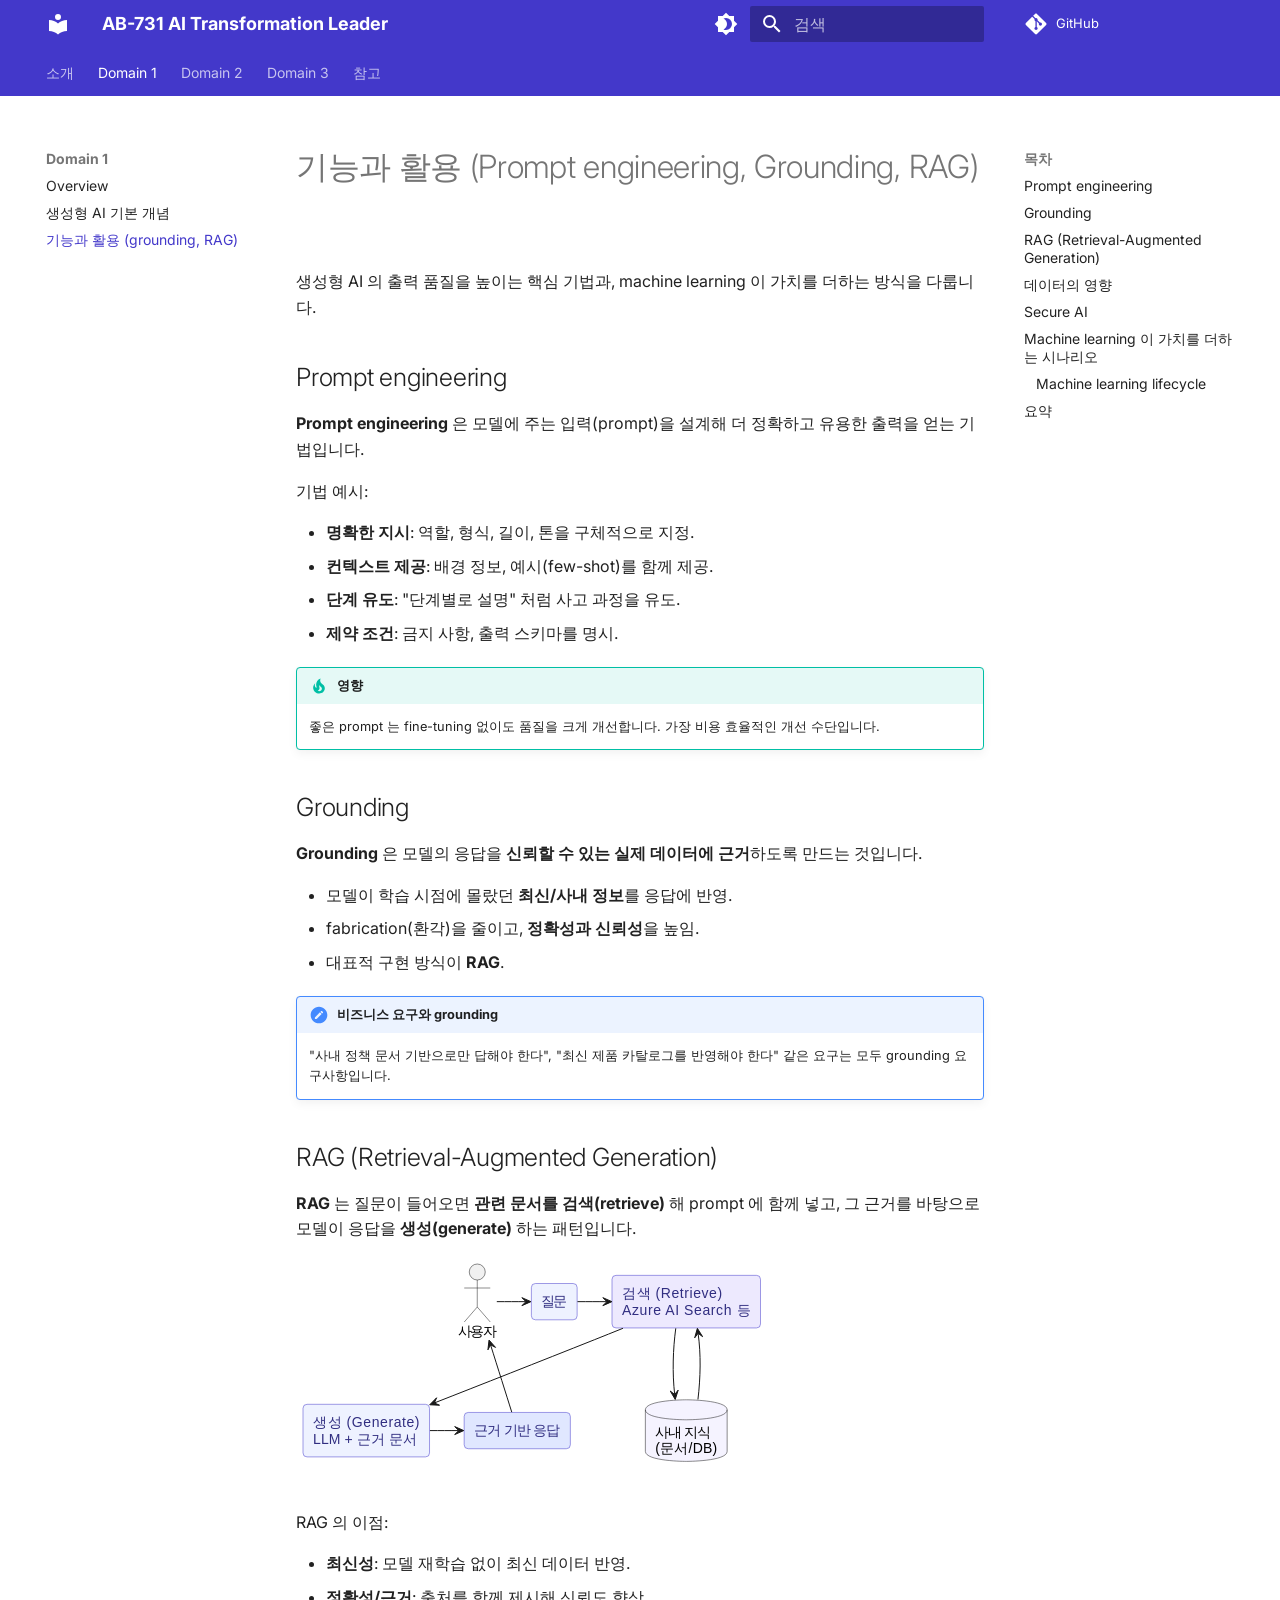
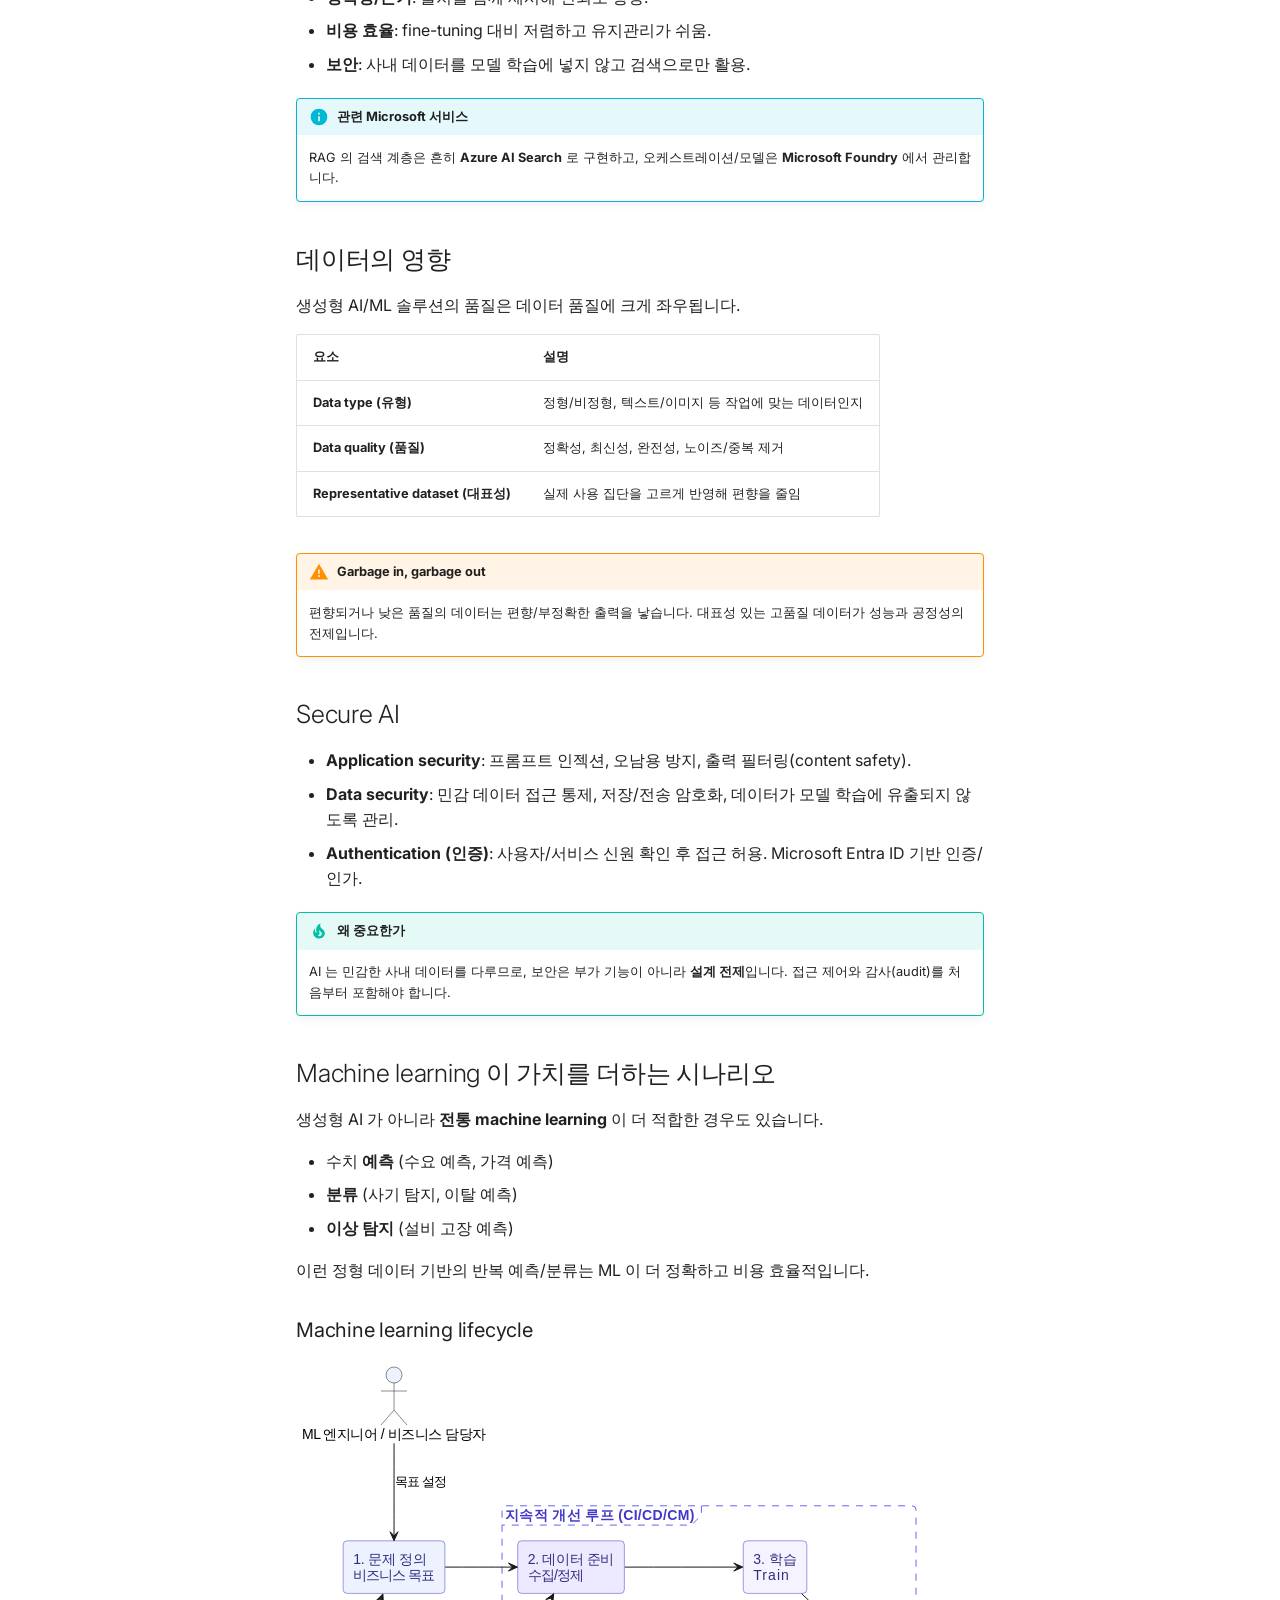
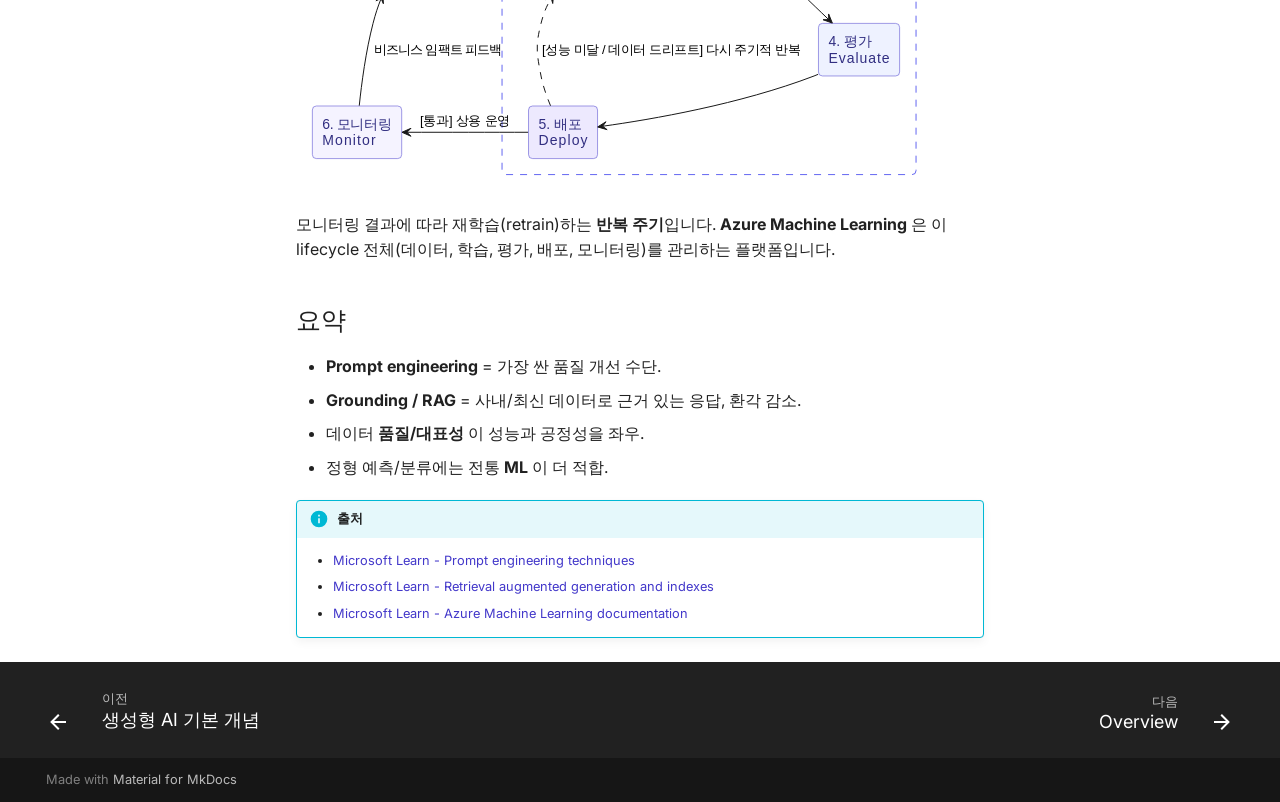
<file: domain1-business-value/02-capabilities/index.html>
<!doctype html>
<html lang="ko" class="no-js">
  <head>
    
      <meta charset="utf-8">
      <meta name="viewport" content="width=device-width,initial-scale=1">
      
        <meta name="description" content="AB-731 (AI Transformation Leader) 시험 대비 강의 자료">
      
      
      
        <link rel="canonical" href="https://noisonnoiton.github.io/ab-731/domain1-business-value/02-capabilities/">
      
      
        <link rel="prev" href="../01-foundations/">
      
      
        <link rel="next" href="../../domain2-ai-apps-services/">
      
      
        
      
      
      <link rel="icon" href="../../assets/images/favicon.png">
      <meta name="generator" content="mkdocs-1.6.1, mkdocs-material-9.7.6">
    
    
      
        <title>기능과 활용 (grounding, RAG) - AB-731 AI Transformation Leader</title>
      
    
    
      <link rel="stylesheet" href="../../assets/stylesheets/main.484c7ddc.min.css">
      
        
        <link rel="stylesheet" href="../../assets/stylesheets/palette.ab4e12ef.min.css">
      
      


    
    
      
    
    
      
        
        
        <link rel="preconnect" href="https://fonts.gstatic.com" crossorigin>
        <link rel="stylesheet" href="https://fonts.googleapis.com/css?family=Inter:300,300i,400,400i,700,700i%7CJetBrains+Mono:400,400i,700,700i&amp;display=fallback">
        <style>:root{--md-text-font:"Inter";--md-code-font:"JetBrains Mono"}</style>
      
    
    
      <link rel="stylesheet" href="../../stylesheets/custom-colors.css">
    
    <script>__md_scope=new URL("../..",location),__md_hash=e=>[...e].reduce(((e,_)=>(e<<5)-e+_.charCodeAt(0)),0),__md_get=(e,_=localStorage,t=__md_scope)=>JSON.parse(_.getItem(t.pathname+"."+e)),__md_set=(e,_,t=localStorage,a=__md_scope)=>{try{t.setItem(a.pathname+"."+e,JSON.stringify(_))}catch(e){}}</script>
    
      

    
    
  </head>
  
  
    
    
      
    
    
    
    
    <body dir="ltr" data-md-color-scheme="default" data-md-color-primary="custom" data-md-color-accent="custom">
  
    
    <input class="md-toggle" data-md-toggle="drawer" type="checkbox" id="__drawer" autocomplete="off">
    <input class="md-toggle" data-md-toggle="search" type="checkbox" id="__search" autocomplete="off">
    <label class="md-overlay" for="__drawer"></label>
    <div data-md-component="skip">
      
        
        <a href="#prompt-engineering-grounding-rag" class="md-skip">
          콘텐츠로 이동
        </a>
      
    </div>
    <div data-md-component="announce">
      
    </div>
    
    
      

<header class="md-header" data-md-component="header">
  <nav class="md-header__inner md-grid" aria-label="상단/헤더">
    <a href="../.." title="AB-731 AI Transformation Leader" class="md-header__button md-logo" aria-label="AB-731 AI Transformation Leader" data-md-component="logo">
      
  
  <svg xmlns="http://www.w3.org/2000/svg" viewBox="0 0 24 24"><path d="M12 8a3 3 0 0 0 3-3 3 3 0 0 0-3-3 3 3 0 0 0-3 3 3 3 0 0 0 3 3m0 3.54C9.64 9.35 6.5 8 3 8v11c3.5 0 6.64 1.35 9 3.54 2.36-2.19 5.5-3.54 9-3.54V8c-3.5 0-6.64 1.35-9 3.54"/></svg>

    </a>
    <label class="md-header__button md-icon" for="__drawer">
      
      <svg xmlns="http://www.w3.org/2000/svg" viewBox="0 0 24 24"><path d="M3 6h18v2H3zm0 5h18v2H3zm0 5h18v2H3z"/></svg>
    </label>
    <div class="md-header__title" data-md-component="header-title">
      <div class="md-header__ellipsis">
        <div class="md-header__topic">
          <span class="md-ellipsis">
            AB-731 AI Transformation Leader
          </span>
        </div>
        <div class="md-header__topic" data-md-component="header-topic">
          <span class="md-ellipsis">
            
              기능과 활용 (grounding, RAG)
            
          </span>
        </div>
      </div>
    </div>
    
      
        <form class="md-header__option" data-md-component="palette">
  
    
    
    
    <input class="md-option" data-md-color-media="" data-md-color-scheme="default" data-md-color-primary="custom" data-md-color-accent="custom"  aria-label="다크 모드로 전환"  type="radio" name="__palette" id="__palette_0">
    
      <label class="md-header__button md-icon" title="다크 모드로 전환" for="__palette_1" hidden>
        <svg xmlns="http://www.w3.org/2000/svg" viewBox="0 0 24 24"><path d="M12 18c-.89 0-1.74-.2-2.5-.55C11.56 16.5 13 14.42 13 12s-1.44-4.5-3.5-5.45C10.26 6.2 11.11 6 12 6a6 6 0 0 1 6 6 6 6 0 0 1-6 6m8-9.31V4h-4.69L12 .69 8.69 4H4v4.69L.69 12 4 15.31V20h4.69L12 23.31 15.31 20H20v-4.69L23.31 12z"/></svg>
      </label>
    
  
    
    
    
    <input class="md-option" data-md-color-media="" data-md-color-scheme="slate" data-md-color-primary="custom" data-md-color-accent="custom"  aria-label="라이트 모드로 전환"  type="radio" name="__palette" id="__palette_1">
    
      <label class="md-header__button md-icon" title="라이트 모드로 전환" for="__palette_0" hidden>
        <svg xmlns="http://www.w3.org/2000/svg" viewBox="0 0 24 24"><path d="M12 8a4 4 0 0 0-4 4 4 4 0 0 0 4 4 4 4 0 0 0 4-4 4 4 0 0 0-4-4m0 10a6 6 0 0 1-6-6 6 6 0 0 1 6-6 6 6 0 0 1 6 6 6 6 0 0 1-6 6m8-9.31V4h-4.69L12 .69 8.69 4H4v4.69L.69 12 4 15.31V20h4.69L12 23.31 15.31 20H20v-4.69L23.31 12z"/></svg>
      </label>
    
  
</form>
      
    
    
      <script>var palette=__md_get("__palette");if(palette&&palette.color){if("(prefers-color-scheme)"===palette.color.media){var media=matchMedia("(prefers-color-scheme: light)"),input=document.querySelector(media.matches?"[data-md-color-media='(prefers-color-scheme: light)']":"[data-md-color-media='(prefers-color-scheme: dark)']");palette.color.media=input.getAttribute("data-md-color-media"),palette.color.scheme=input.getAttribute("data-md-color-scheme"),palette.color.primary=input.getAttribute("data-md-color-primary"),palette.color.accent=input.getAttribute("data-md-color-accent")}for(var[key,value]of Object.entries(palette.color))document.body.setAttribute("data-md-color-"+key,value)}</script>
    
    
    
      
      
        <label class="md-header__button md-icon" for="__search">
          
          <svg xmlns="http://www.w3.org/2000/svg" viewBox="0 0 24 24"><path d="M9.5 3A6.5 6.5 0 0 1 16 9.5c0 1.61-.59 3.09-1.56 4.23l.27.27h.79l5 5-1.5 1.5-5-5v-.79l-.27-.27A6.52 6.52 0 0 1 9.5 16 6.5 6.5 0 0 1 3 9.5 6.5 6.5 0 0 1 9.5 3m0 2C7 5 5 7 5 9.5S7 14 9.5 14 14 12 14 9.5 12 5 9.5 5"/></svg>
        </label>
        <div class="md-search" data-md-component="search" role="dialog">
  <label class="md-search__overlay" for="__search"></label>
  <div class="md-search__inner" role="search">
    <form class="md-search__form" name="search">
      <input type="text" class="md-search__input" name="query" aria-label="검색" placeholder="검색" autocapitalize="off" autocorrect="off" autocomplete="off" spellcheck="false" data-md-component="search-query" required>
      <label class="md-search__icon md-icon" for="__search">
        
        <svg xmlns="http://www.w3.org/2000/svg" viewBox="0 0 24 24"><path d="M9.5 3A6.5 6.5 0 0 1 16 9.5c0 1.61-.59 3.09-1.56 4.23l.27.27h.79l5 5-1.5 1.5-5-5v-.79l-.27-.27A6.52 6.52 0 0 1 9.5 16 6.5 6.5 0 0 1 3 9.5 6.5 6.5 0 0 1 9.5 3m0 2C7 5 5 7 5 9.5S7 14 9.5 14 14 12 14 9.5 12 5 9.5 5"/></svg>
        
        <svg xmlns="http://www.w3.org/2000/svg" viewBox="0 0 24 24"><path d="M20 11v2H8l5.5 5.5-1.42 1.42L4.16 12l7.92-7.92L13.5 5.5 8 11z"/></svg>
      </label>
      <nav class="md-search__options" aria-label="검색">
        
        <button type="reset" class="md-search__icon md-icon" title="지우기" aria-label="지우기" tabindex="-1">
          
          <svg xmlns="http://www.w3.org/2000/svg" viewBox="0 0 24 24"><path d="M19 6.41 17.59 5 12 10.59 6.41 5 5 6.41 10.59 12 5 17.59 6.41 19 12 13.41 17.59 19 19 17.59 13.41 12z"/></svg>
        </button>
      </nav>
      
        <div class="md-search__suggest" data-md-component="search-suggest"></div>
      
    </form>
    <div class="md-search__output">
      <div class="md-search__scrollwrap" tabindex="0" data-md-scrollfix>
        <div class="md-search-result" data-md-component="search-result">
          <div class="md-search-result__meta">
            검색 초기화
          </div>
          <ol class="md-search-result__list" role="presentation"></ol>
        </div>
      </div>
    </div>
  </div>
</div>
      
    
    
      <div class="md-header__source">
        <a href="https://github.com/noisonnoiton/ab-731" title="저장소로 이동" class="md-source" data-md-component="source" target="_blank" rel="noopener">
  <div class="md-source__icon md-icon">
    
    <svg xmlns="http://www.w3.org/2000/svg" viewBox="0 0 448 512"><!--! Font Awesome Free 7.1.0 by @fontawesome - https://fontawesome.com License - https://fontawesome.com/license/free (Icons: CC BY 4.0, Fonts: SIL OFL 1.1, Code: MIT License) Copyright 2025 Fonticons, Inc.--><path d="M439.6 236.1 244 40.5c-5.4-5.5-12.8-8.5-20.4-8.5s-15 3-20.4 8.4L162.5 81l51.5 51.5c27.1-9.1 52.7 16.8 43.4 43.7l49.7 49.7c34.2-11.8 61.2 31 35.5 56.7-26.5 26.5-70.2-2.9-56-37.3L240.3 199v121.9c25.3 12.5 22.3 41.8 9.1 55-6.4 6.4-15.2 10.1-24.3 10.1s-17.8-3.6-24.3-10.1c-17.6-17.6-11.1-46.9 11.2-56v-123c-20.8-8.5-24.6-30.7-18.6-45L142.6 101 8.5 235.1C3 240.6 0 247.9 0 255.5s3 15 8.5 20.4l195.6 195.7c5.4 5.4 12.7 8.4 20.4 8.4s15-3 20.4-8.4l194.7-194.7c5.4-5.4 8.4-12.8 8.4-20.4s-3-15-8.4-20.4"/></svg>
  </div>
  <div class="md-source__repository">
    GitHub
  </div>
</a>
      </div>
    
  </nav>
  
</header>
    
    <div class="md-container" data-md-component="container">
      
      
        
          
            
<nav class="md-tabs" aria-label="탭" data-md-component="tabs">
  <div class="md-grid">
    <ul class="md-tabs__list">
      
        
  
  
  
  
    
    
      <li class="md-tabs__item">
        <a href="../.." class="md-tabs__link">
          
  
  
  소개

        </a>
      </li>
    
  

      
        
  
  
  
    
  
  
    
    
      <li class="md-tabs__item md-tabs__item--active">
        <a href="../" class="md-tabs__link">
          
  
  
  Domain 1

        </a>
      </li>
    
  

      
        
  
  
  
  
    
    
      <li class="md-tabs__item">
        <a href="../../domain2-ai-apps-services/" class="md-tabs__link">
          
  
  
  Domain 2

        </a>
      </li>
    
  

      
        
  
  
  
  
    
    
      <li class="md-tabs__item">
        <a href="../../domain3-implementation-adoption/" class="md-tabs__link">
          
  
  
  Domain 3

        </a>
      </li>
    
  

      
        
  
  
  
  
    
    
      <li class="md-tabs__item">
        <a href="../../glossary/" class="md-tabs__link">
          
  
  
  참고

        </a>
      </li>
    
  

      
    </ul>
  </div>
</nav>
          
        
      
      <main class="md-main" data-md-component="main">
        <div class="md-main__inner md-grid">
          
  
    
    <div class="md-sidebar md-sidebar--primary" data-md-component="sidebar" data-md-type="navigation" >
      <div class="md-sidebar__scrollwrap">
        <div class="md-sidebar__inner">
          


  


<nav class="md-nav md-nav--primary md-nav--lifted" aria-label="네비게이션" data-md-level="0">
  <label class="md-nav__title" for="__drawer">
    <a href="../.." title="AB-731 AI Transformation Leader" class="md-nav__button md-logo" aria-label="AB-731 AI Transformation Leader" data-md-component="logo">
      
  
  <svg xmlns="http://www.w3.org/2000/svg" viewBox="0 0 24 24"><path d="M12 8a3 3 0 0 0 3-3 3 3 0 0 0-3-3 3 3 0 0 0-3 3 3 3 0 0 0 3 3m0 3.54C9.64 9.35 6.5 8 3 8v11c3.5 0 6.64 1.35 9 3.54 2.36-2.19 5.5-3.54 9-3.54V8c-3.5 0-6.64 1.35-9 3.54"/></svg>

    </a>
    AB-731 AI Transformation Leader
  </label>
  
    <div class="md-nav__source">
      <a href="https://github.com/noisonnoiton/ab-731" title="저장소로 이동" class="md-source" data-md-component="source" target="_blank" rel="noopener">
  <div class="md-source__icon md-icon">
    
    <svg xmlns="http://www.w3.org/2000/svg" viewBox="0 0 448 512"><!--! Font Awesome Free 7.1.0 by @fontawesome - https://fontawesome.com License - https://fontawesome.com/license/free (Icons: CC BY 4.0, Fonts: SIL OFL 1.1, Code: MIT License) Copyright 2025 Fonticons, Inc.--><path d="M439.6 236.1 244 40.5c-5.4-5.5-12.8-8.5-20.4-8.5s-15 3-20.4 8.4L162.5 81l51.5 51.5c27.1-9.1 52.7 16.8 43.4 43.7l49.7 49.7c34.2-11.8 61.2 31 35.5 56.7-26.5 26.5-70.2-2.9-56-37.3L240.3 199v121.9c25.3 12.5 22.3 41.8 9.1 55-6.4 6.4-15.2 10.1-24.3 10.1s-17.8-3.6-24.3-10.1c-17.6-17.6-11.1-46.9 11.2-56v-123c-20.8-8.5-24.6-30.7-18.6-45L142.6 101 8.5 235.1C3 240.6 0 247.9 0 255.5s3 15 8.5 20.4l195.6 195.7c5.4 5.4 12.7 8.4 20.4 8.4s15-3 20.4-8.4l194.7-194.7c5.4-5.4 8.4-12.8 8.4-20.4s-3-15-8.4-20.4"/></svg>
  </div>
  <div class="md-source__repository">
    GitHub
  </div>
</a>
    </div>
  
  <ul class="md-nav__list" data-md-scrollfix>
    
      
      
  
  
  
  
    
    
    
    
      
      
        
      
    
    
    <li class="md-nav__item md-nav__item--nested">
      
        
        
          
        
        <input class="md-nav__toggle md-toggle md-toggle--indeterminate" type="checkbox" id="__nav_1" >
        
          
          <label class="md-nav__link" for="__nav_1" id="__nav_1_label" tabindex="0">
            
  
  
  <span class="md-ellipsis">
    
  
    소개
  

    
  </span>
  
  

            <span class="md-nav__icon md-icon"></span>
          </label>
        
        <nav class="md-nav" data-md-level="1" aria-labelledby="__nav_1_label" aria-expanded="false">
          <label class="md-nav__title" for="__nav_1">
            <span class="md-nav__icon md-icon"></span>
            
  
    소개
  

          </label>
          <ul class="md-nav__list" data-md-scrollfix>
            
              
                
  
  
  
  
    <li class="md-nav__item">
      <a href="../.." class="md-nav__link">
        
  
  
  <span class="md-ellipsis">
    
  
    Overview
  

    
  </span>
  
  

      </a>
    </li>
  

              
            
              
                
  
  
  
  
    <li class="md-nav__item">
      <a href="../../exam/overview/" class="md-nav__link">
        
  
  
  <span class="md-ellipsis">
    
  
    시험 정보
  

    
  </span>
  
  

      </a>
    </li>
  

              
            
          </ul>
        </nav>
      
    </li>
  

    
      
      
  
  
    
  
  
  
    
    
    
    
      
        
        
      
      
        
      
    
    
    <li class="md-nav__item md-nav__item--active md-nav__item--section md-nav__item--nested">
      
        
        
        <input class="md-nav__toggle md-toggle " type="checkbox" id="__nav_2" checked>
        
          
          <label class="md-nav__link" for="__nav_2" id="__nav_2_label" tabindex="">
            
  
  
  <span class="md-ellipsis">
    
  
    Domain 1
  

    
  </span>
  
  

            <span class="md-nav__icon md-icon"></span>
          </label>
        
        <nav class="md-nav" data-md-level="1" aria-labelledby="__nav_2_label" aria-expanded="true">
          <label class="md-nav__title" for="__nav_2">
            <span class="md-nav__icon md-icon"></span>
            
  
    Domain 1
  

          </label>
          <ul class="md-nav__list" data-md-scrollfix>
            
              
                
  
  
  
  
    <li class="md-nav__item">
      <a href="../" class="md-nav__link">
        
  
  
  <span class="md-ellipsis">
    
  
    Overview
  

    
  </span>
  
  

      </a>
    </li>
  

              
            
              
                
  
  
  
  
    <li class="md-nav__item">
      <a href="../01-foundations/" class="md-nav__link">
        
  
  
  <span class="md-ellipsis">
    
  
    생성형 AI 기본 개념
  

    
  </span>
  
  

      </a>
    </li>
  

              
            
              
                
  
  
    
  
  
  
    <li class="md-nav__item md-nav__item--active">
      
      <input class="md-nav__toggle md-toggle" type="checkbox" id="__toc">
      
      
        
      
      
        <label class="md-nav__link md-nav__link--active" for="__toc">
          
  
  
  <span class="md-ellipsis">
    
  
    기능과 활용 (grounding, RAG)
  

    
  </span>
  
  

          <span class="md-nav__icon md-icon"></span>
        </label>
      
      <a href="./" class="md-nav__link md-nav__link--active">
        
  
  
  <span class="md-ellipsis">
    
  
    기능과 활용 (grounding, RAG)
  

    
  </span>
  
  

      </a>
      
        

<nav class="md-nav md-nav--secondary" aria-label="목차">
  
  
  
    
  
  
    <label class="md-nav__title" for="__toc">
      <span class="md-nav__icon md-icon"></span>
      목차
    </label>
    <ul class="md-nav__list" data-md-component="toc" data-md-scrollfix>
      
        <li class="md-nav__item">
  <a href="#prompt-engineering" class="md-nav__link">
    <span class="md-ellipsis">
      
        Prompt engineering
      
    </span>
  </a>
  
</li>
      
        <li class="md-nav__item">
  <a href="#grounding" class="md-nav__link">
    <span class="md-ellipsis">
      
        Grounding
      
    </span>
  </a>
  
</li>
      
        <li class="md-nav__item">
  <a href="#rag-retrieval-augmented-generation" class="md-nav__link">
    <span class="md-ellipsis">
      
        RAG (Retrieval-Augmented Generation)
      
    </span>
  </a>
  
</li>
      
        <li class="md-nav__item">
  <a href="#_1" class="md-nav__link">
    <span class="md-ellipsis">
      
        데이터의 영향
      
    </span>
  </a>
  
</li>
      
        <li class="md-nav__item">
  <a href="#secure-ai" class="md-nav__link">
    <span class="md-ellipsis">
      
        Secure AI
      
    </span>
  </a>
  
</li>
      
        <li class="md-nav__item">
  <a href="#machine-learning" class="md-nav__link">
    <span class="md-ellipsis">
      
        Machine learning 이 가치를 더하는 시나리오
      
    </span>
  </a>
  
    <nav class="md-nav" aria-label="Machine learning 이 가치를 더하는 시나리오">
      <ul class="md-nav__list">
        
          <li class="md-nav__item">
  <a href="#machine-learning-lifecycle" class="md-nav__link">
    <span class="md-ellipsis">
      
        Machine learning lifecycle
      
    </span>
  </a>
  
</li>
        
      </ul>
    </nav>
  
</li>
      
        <li class="md-nav__item">
  <a href="#_2" class="md-nav__link">
    <span class="md-ellipsis">
      
        요약
      
    </span>
  </a>
  
</li>
      
    </ul>
  
</nav>
      
    </li>
  

              
            
          </ul>
        </nav>
      
    </li>
  

    
      
      
  
  
  
  
    
    
    
    
      
      
        
      
    
    
    <li class="md-nav__item md-nav__item--nested">
      
        
        
          
        
        <input class="md-nav__toggle md-toggle md-toggle--indeterminate" type="checkbox" id="__nav_3" >
        
          
          <label class="md-nav__link" for="__nav_3" id="__nav_3_label" tabindex="0">
            
  
  
  <span class="md-ellipsis">
    
  
    Domain 2
  

    
  </span>
  
  

            <span class="md-nav__icon md-icon"></span>
          </label>
        
        <nav class="md-nav" data-md-level="1" aria-labelledby="__nav_3_label" aria-expanded="false">
          <label class="md-nav__title" for="__nav_3">
            <span class="md-nav__icon md-icon"></span>
            
  
    Domain 2
  

          </label>
          <ul class="md-nav__list" data-md-scrollfix>
            
              
                
  
  
  
  
    <li class="md-nav__item">
      <a href="../../domain2-ai-apps-services/" class="md-nav__link">
        
  
  
  <span class="md-ellipsis">
    
  
    Overview
  

    
  </span>
  
  

      </a>
    </li>
  

              
            
              
                
  
  
  
  
    <li class="md-nav__item">
      <a href="../../domain2-ai-apps-services/01-copilot/" class="md-nav__link">
        
  
  
  <span class="md-ellipsis">
    
  
    Microsoft 365 Copilot
  

    
  </span>
  
  

      </a>
    </li>
  

              
            
              
                
  
  
  
  
    <li class="md-nav__item">
      <a href="../../domain2-ai-apps-services/02-foundry/" class="md-nav__link">
        
  
  
  <span class="md-ellipsis">
    
  
    Microsoft Foundry & Foundry Tools
  

    
  </span>
  
  

      </a>
    </li>
  

              
            
          </ul>
        </nav>
      
    </li>
  

    
      
      
  
  
  
  
    
    
    
    
      
      
        
      
    
    
    <li class="md-nav__item md-nav__item--nested">
      
        
        
          
        
        <input class="md-nav__toggle md-toggle md-toggle--indeterminate" type="checkbox" id="__nav_4" >
        
          
          <label class="md-nav__link" for="__nav_4" id="__nav_4_label" tabindex="0">
            
  
  
  <span class="md-ellipsis">
    
  
    Domain 3
  

    
  </span>
  
  

            <span class="md-nav__icon md-icon"></span>
          </label>
        
        <nav class="md-nav" data-md-level="1" aria-labelledby="__nav_4_label" aria-expanded="false">
          <label class="md-nav__title" for="__nav_4">
            <span class="md-nav__icon md-icon"></span>
            
  
    Domain 3
  

          </label>
          <ul class="md-nav__list" data-md-scrollfix>
            
              
                
  
  
  
  
    <li class="md-nav__item">
      <a href="../../domain3-implementation-adoption/" class="md-nav__link">
        
  
  
  <span class="md-ellipsis">
    
  
    Overview
  

    
  </span>
  
  

      </a>
    </li>
  

              
            
              
                
  
  
  
  
    <li class="md-nav__item">
      <a href="../../domain3-implementation-adoption/01-responsible-ai/" class="md-nav__link">
        
  
  
  <span class="md-ellipsis">
    
  
    Responsible AI
  

    
  </span>
  
  

      </a>
    </li>
  

              
            
              
                
  
  
  
  
    <li class="md-nav__item">
      <a href="../../domain3-implementation-adoption/02-adoption/" class="md-nav__link">
        
  
  
  <span class="md-ellipsis">
    
  
    AI 도입 계획
  

    
  </span>
  
  

      </a>
    </li>
  

              
            
          </ul>
        </nav>
      
    </li>
  

    
      
      
  
  
  
  
    
    
    
    
      
      
        
      
    
    
    <li class="md-nav__item md-nav__item--nested">
      
        
        
          
        
        <input class="md-nav__toggle md-toggle md-toggle--indeterminate" type="checkbox" id="__nav_5" >
        
          
          <label class="md-nav__link" for="__nav_5" id="__nav_5_label" tabindex="0">
            
  
  
  <span class="md-ellipsis">
    
  
    참고
  

    
  </span>
  
  

            <span class="md-nav__icon md-icon"></span>
          </label>
        
        <nav class="md-nav" data-md-level="1" aria-labelledby="__nav_5_label" aria-expanded="false">
          <label class="md-nav__title" for="__nav_5">
            <span class="md-nav__icon md-icon"></span>
            
  
    참고
  

          </label>
          <ul class="md-nav__list" data-md-scrollfix>
            
              
                
  
  
  
  
    <li class="md-nav__item">
      <a href="../../glossary/" class="md-nav__link">
        
  
  
  <span class="md-ellipsis">
    
  
    용어집
  

    
  </span>
  
  

      </a>
    </li>
  

              
            
          </ul>
        </nav>
      
    </li>
  

    
  </ul>
</nav>
        </div>
      </div>
    </div>
  

  
    
    <div class="md-sidebar md-sidebar--secondary" data-md-component="sidebar" data-md-type="toc" >
      <div class="md-sidebar__scrollwrap">
        <div class="md-sidebar__inner">
          

<nav class="md-nav md-nav--secondary" aria-label="목차">
  
  
  
    
  
  
    <label class="md-nav__title" for="__toc">
      <span class="md-nav__icon md-icon"></span>
      목차
    </label>
    <ul class="md-nav__list" data-md-component="toc" data-md-scrollfix>
      
        <li class="md-nav__item">
  <a href="#prompt-engineering" class="md-nav__link">
    <span class="md-ellipsis">
      
        Prompt engineering
      
    </span>
  </a>
  
</li>
      
        <li class="md-nav__item">
  <a href="#grounding" class="md-nav__link">
    <span class="md-ellipsis">
      
        Grounding
      
    </span>
  </a>
  
</li>
      
        <li class="md-nav__item">
  <a href="#rag-retrieval-augmented-generation" class="md-nav__link">
    <span class="md-ellipsis">
      
        RAG (Retrieval-Augmented Generation)
      
    </span>
  </a>
  
</li>
      
        <li class="md-nav__item">
  <a href="#_1" class="md-nav__link">
    <span class="md-ellipsis">
      
        데이터의 영향
      
    </span>
  </a>
  
</li>
      
        <li class="md-nav__item">
  <a href="#secure-ai" class="md-nav__link">
    <span class="md-ellipsis">
      
        Secure AI
      
    </span>
  </a>
  
</li>
      
        <li class="md-nav__item">
  <a href="#machine-learning" class="md-nav__link">
    <span class="md-ellipsis">
      
        Machine learning 이 가치를 더하는 시나리오
      
    </span>
  </a>
  
    <nav class="md-nav" aria-label="Machine learning 이 가치를 더하는 시나리오">
      <ul class="md-nav__list">
        
          <li class="md-nav__item">
  <a href="#machine-learning-lifecycle" class="md-nav__link">
    <span class="md-ellipsis">
      
        Machine learning lifecycle
      
    </span>
  </a>
  
</li>
        
      </ul>
    </nav>
  
</li>
      
        <li class="md-nav__item">
  <a href="#_2" class="md-nav__link">
    <span class="md-ellipsis">
      
        요약
      
    </span>
  </a>
  
</li>
      
    </ul>
  
</nav>
        </div>
      </div>
    </div>
  

  <aside class="kakao-adfit-rail" aria-label="광고">
    <ins class="kakao_ad_area" style="display:none;"
      data-ad-unit="DAN-oYnyqFed1jZhUtvA"
      data-ad-width="160"
      data-ad-height="600"></ins>
  </aside>

          
            <div class="md-content" data-md-component="content">
              
                




              
              <article class="md-content__inner md-typeset">
                
                  



<h1 id="prompt-engineering-grounding-rag">기능과 활용 (Prompt engineering, Grounding, RAG)<a class="headerlink" href="#prompt-engineering-grounding-rag" title="Permanent link">&para;</a></h1>
<p>생성형 AI 의 출력 품질을 높이는 핵심 기법과, machine learning 이 가치를 더하는 방식을 다룹니다.</p>
<h2 id="prompt-engineering">Prompt engineering<a class="headerlink" href="#prompt-engineering" title="Permanent link">&para;</a></h2>
<p><strong>Prompt engineering</strong> 은 모델에 주는 입력(prompt)을 설계해 더 정확하고 유용한 출력을 얻는 기법입니다.</p>
<p>기법 예시:</p>
<ul>
<li><strong>명확한 지시</strong>: 역할, 형식, 길이, 톤을 구체적으로 지정.</li>
<li><strong>컨텍스트 제공</strong>: 배경 정보, 예시(few-shot)를 함께 제공.</li>
<li><strong>단계 유도</strong>: "단계별로 설명" 처럼 사고 과정을 유도.</li>
<li><strong>제약 조건</strong>: 금지 사항, 출력 스키마를 명시.</li>
</ul>
<div class="admonition tip">
<p class="admonition-title">영향</p>
<p>좋은 prompt 는 fine-tuning 없이도 품질을 크게 개선합니다. 가장 비용 효율적인 개선 수단입니다.</p>
</div>
<h2 id="grounding">Grounding<a class="headerlink" href="#grounding" title="Permanent link">&para;</a></h2>
<p><strong>Grounding</strong> 은 모델의 응답을 <strong>신뢰할 수 있는 실제 데이터에 근거</strong>하도록 만드는 것입니다.</p>
<ul>
<li>모델이 학습 시점에 몰랐던 <strong>최신/사내 정보</strong>를 응답에 반영.</li>
<li>fabrication(환각)을 줄이고, <strong>정확성과 신뢰성</strong>을 높임.</li>
<li>대표적 구현 방식이 <strong>RAG</strong>.</li>
</ul>
<div class="admonition note">
<p class="admonition-title">비즈니스 요구와 grounding</p>
<p>"사내 정책 문서 기반으로만 답해야 한다", "최신 제품 카탈로그를 반영해야 한다" 같은 요구는 모두 grounding 요구사항입니다.</p>
</div>
<h2 id="rag-retrieval-augmented-generation">RAG (Retrieval-Augmented Generation)<a class="headerlink" href="#rag-retrieval-augmented-generation" title="Permanent link">&para;</a></h2>
<p><strong>RAG</strong> 는 질문이 들어오면 <strong>관련 문서를 검색(retrieve)</strong> 해 prompt 에 함께 넣고, 그 근거를 바탕으로 모델이 응답을 <strong>생성(generate)</strong> 하는 패턴입니다.</p>
<p><img src="[data-uri]" class="uml" alt="uml diagram" title="" /></p>
<p>RAG 의 이점:</p>
<ul>
<li><strong>최신성</strong>: 모델 재학습 없이 최신 데이터 반영.</li>
<li><strong>정확성/근거</strong>: 출처를 함께 제시해 신뢰도 향상.</li>
<li><strong>비용 효율</strong>: fine-tuning 대비 저렴하고 유지관리가 쉬움.</li>
<li><strong>보안</strong>: 사내 데이터를 모델 학습에 넣지 않고 검색으로만 활용.</li>
</ul>
<div class="admonition info">
<p class="admonition-title">관련 Microsoft 서비스</p>
<p>RAG 의 검색 계층은 흔히 <strong>Azure AI Search</strong> 로 구현하고, 오케스트레이션/모델은 <strong>Microsoft Foundry</strong> 에서 관리합니다.</p>
</div>
<h2 id="_1">데이터의 영향<a class="headerlink" href="#_1" title="Permanent link">&para;</a></h2>
<p>생성형 AI/ML 솔루션의 품질은 데이터 품질에 크게 좌우됩니다.</p>
<table>
<thead>
<tr>
<th>요소</th>
<th>설명</th>
</tr>
</thead>
<tbody>
<tr>
<td><strong>Data type (유형)</strong></td>
<td>정형/비정형, 텍스트/이미지 등 작업에 맞는 데이터인지</td>
</tr>
<tr>
<td><strong>Data quality (품질)</strong></td>
<td>정확성, 최신성, 완전성, 노이즈/중복 제거</td>
</tr>
<tr>
<td><strong>Representative dataset (대표성)</strong></td>
<td>실제 사용 집단을 고르게 반영해 편향을 줄임</td>
</tr>
</tbody>
</table>
<div class="admonition warning">
<p class="admonition-title">Garbage in, garbage out</p>
<p>편향되거나 낮은 품질의 데이터는 편향/부정확한 출력을 낳습니다. 대표성 있는 고품질 데이터가 성능과 공정성의 전제입니다.</p>
</div>
<h2 id="secure-ai">Secure AI<a class="headerlink" href="#secure-ai" title="Permanent link">&para;</a></h2>
<ul>
<li><strong>Application security</strong>: 프롬프트 인젝션, 오남용 방지, 출력 필터링(content safety).</li>
<li><strong>Data security</strong>: 민감 데이터 접근 통제, 저장/전송 암호화, 데이터가 모델 학습에 유출되지 않도록 관리.</li>
<li><strong>Authentication (인증)</strong>: 사용자/서비스 신원 확인 후 접근 허용. Microsoft Entra ID 기반 인증/인가.</li>
</ul>
<div class="admonition tip">
<p class="admonition-title">왜 중요한가</p>
<p>AI 는 민감한 사내 데이터를 다루므로, 보안은 부가 기능이 아니라 <strong>설계 전제</strong>입니다. 접근 제어와 감사(audit)를 처음부터 포함해야 합니다.</p>
</div>
<h2 id="machine-learning">Machine learning 이 가치를 더하는 시나리오<a class="headerlink" href="#machine-learning" title="Permanent link">&para;</a></h2>
<p>생성형 AI 가 아니라 <strong>전통 machine learning</strong> 이 더 적합한 경우도 있습니다.</p>
<ul>
<li>수치 <strong>예측</strong> (수요 예측, 가격 예측)</li>
<li><strong>분류</strong> (사기 탐지, 이탈 예측)</li>
<li><strong>이상 탐지</strong> (설비 고장 예측)</li>
</ul>
<p>이런 정형 데이터 기반의 반복 예측/분류는 ML 이 더 정확하고 비용 효율적입니다.</p>
<h3 id="machine-learning-lifecycle">Machine learning lifecycle<a class="headerlink" href="#machine-learning-lifecycle" title="Permanent link">&para;</a></h3>
<p><img src="[data-uri]" class="uml" alt="uml diagram" title="" /></p>
<p>모니터링 결과에 따라 재학습(retrain)하는 <strong>반복 주기</strong>입니다. <strong>Azure Machine Learning</strong> 은 이 lifecycle 전체(데이터, 학습, 평가, 배포, 모니터링)를 관리하는 플랫폼입니다.</p>
<h2 id="_2">요약<a class="headerlink" href="#_2" title="Permanent link">&para;</a></h2>
<ul>
<li><strong>Prompt engineering</strong> = 가장 싼 품질 개선 수단.</li>
<li><strong>Grounding / RAG</strong> = 사내/최신 데이터로 근거 있는 응답, 환각 감소.</li>
<li>데이터 <strong>품질/대표성</strong> 이 성능과 공정성을 좌우.</li>
<li>정형 예측/분류에는 전통 <strong>ML</strong> 이 더 적합.</li>
</ul>
<div class="admonition info">
<p class="admonition-title">출처</p>
<ul>
<li><a href="https://learn.microsoft.com/en-us/azure/ai-foundry/openai/concepts/prompt-engineering" target="_blank" rel="noopener">Microsoft Learn - Prompt engineering techniques</a></li>
<li><a href="https://learn.microsoft.com/en-us/azure/ai-foundry/concepts/retrieval-augmented-generation" target="_blank" rel="noopener">Microsoft Learn - Retrieval augmented generation and indexes</a></li>
<li><a href="https://learn.microsoft.com/en-us/azure/machine-learning/" target="_blank" rel="noopener">Microsoft Learn - Azure Machine Learning documentation</a></li>
</ul>
</div>












                
              </article>
            </div>
          
          
<script>var target=document.getElementById(location.hash.slice(1));target&&target.name&&(target.checked=target.name.startsWith("__tabbed_"))</script>
        </div>
        
          <button type="button" class="md-top md-icon" data-md-component="top" hidden>
  
  <svg xmlns="http://www.w3.org/2000/svg" viewBox="0 0 24 24"><path d="M13 20h-2V8l-5.5 5.5-1.42-1.42L12 4.16l7.92 7.92-1.42 1.42L13 8z"/></svg>
  맨위로
</button>
        
      </main>
      
  
        <footer class="md-footer">
  
    
      
      <nav class="md-footer__inner md-grid" aria-label="하단/푸터" >
        
          
          <a href="../01-foundations/" class="md-footer__link md-footer__link--prev" aria-label="이전: 생성형 AI 기본 개념">
            <div class="md-footer__button md-icon">
              
              <svg xmlns="http://www.w3.org/2000/svg" viewBox="0 0 24 24"><path d="M20 11v2H8l5.5 5.5-1.42 1.42L4.16 12l7.92-7.92L13.5 5.5 8 11z"/></svg>
            </div>
            <div class="md-footer__title">
              <span class="md-footer__direction">
                이전
              </span>
              <div class="md-ellipsis">
                생성형 AI 기본 개념
              </div>
            </div>
          </a>
        
        
          
          <a href="../../domain2-ai-apps-services/" class="md-footer__link md-footer__link--next" aria-label="다음: Overview">
            <div class="md-footer__title">
              <span class="md-footer__direction">
                다음
              </span>
              <div class="md-ellipsis">
                Overview
              </div>
            </div>
            <div class="md-footer__button md-icon">
              
              <svg xmlns="http://www.w3.org/2000/svg" viewBox="0 0 24 24"><path d="M4 11v2h12l-5.5 5.5 1.42 1.42L19.84 12l-7.92-7.92L10.5 5.5 16 11z"/></svg>
            </div>
          </a>
        
      </nav>
    
  
  <div class="md-footer-meta md-typeset">
    <div class="md-footer-meta__inner md-grid">
      <div class="md-copyright">
  
  
    Made with
    <a href="https://squidfunk.github.io/mkdocs-material/" target="_blank" rel="noopener">
      Material for MkDocs
    </a>
  
</div>
      
    </div>
  </div>
</footer>
      
  <div class="kakao-adfit-mobile" aria-label="광고">
    <ins class="kakao_ad_area" style="display:none;"
      data-ad-unit="DAN-zHXbzhtivpd6MTA0"
      data-ad-width="250"
      data-ad-height="250"></ins>
  </div>

    </div>
    <div class="md-dialog" data-md-component="dialog">
      <div class="md-dialog__inner md-typeset"></div>
    </div>
    
    
    
      
      
      <script id="__config" type="application/json">{"annotate": null, "base": "../..", "features": ["navigation.tabs", "navigation.sections", "navigation.expand", "navigation.path", "navigation.top", "navigation.footer", "toc.follow", "header.autohide", "content.code.copy", "content.tooltips", "search.suggest", "search.highlight"], "search": "../../assets/javascripts/workers/search.2c215733.min.js", "tags": null, "translations": {"clipboard.copied": "\ud074\ub9bd\ubcf4\ub4dc\uc5d0 \ubcf5\uc0ac\ub428", "clipboard.copy": "\ud074\ub9bd\ubcf4\ub4dc\ub85c \ubcf5\uc0ac", "search.result.more.one": "\uc774 \ubb38\uc11c\uc5d0\uc11c 1\uac1c\uc758 \uac80\uc0c9 \uacb0\uacfc \ub354 \ubcf4\uae30", "search.result.more.other": "\uc774 \ubb38\uc11c\uc5d0\uc11c #\uac1c\uc758 \uac80\uc0c9 \uacb0\uacfc \ub354 \ubcf4\uae30", "search.result.none": "\uac80\uc0c9\uc5b4\uc640 \uc77c\uce58\ud558\ub294 \ubb38\uc11c\uac00 \uc5c6\uc2b5\ub2c8\ub2e4", "search.result.one": "1\uac1c\uc758 \uc77c\uce58\ud558\ub294 \ubb38\uc11c", "search.result.other": "#\uac1c\uc758 \uc77c\uce58\ud558\ub294 \ubb38\uc11c", "search.result.placeholder": "\uac80\uc0c9\uc5b4\ub97c \uc785\ub825\ud558\uc138\uc694", "search.result.term.missing": "\ud3ec\ud568\ub418\uc9c0 \uc54a\uc740 \uac80\uc0c9\uc5b4", "select.version": "\ubc84\uc804 \uc120\ud0dd"}, "version": null}</script>
    
    
  
      <script src="../../assets/javascripts/bundle.79ae519e.min.js"></script>
      
    
  <script src="//t1.kakaocdn.net/kas/static/ba.min.js" async></script>

  </body>
</html>
</file>
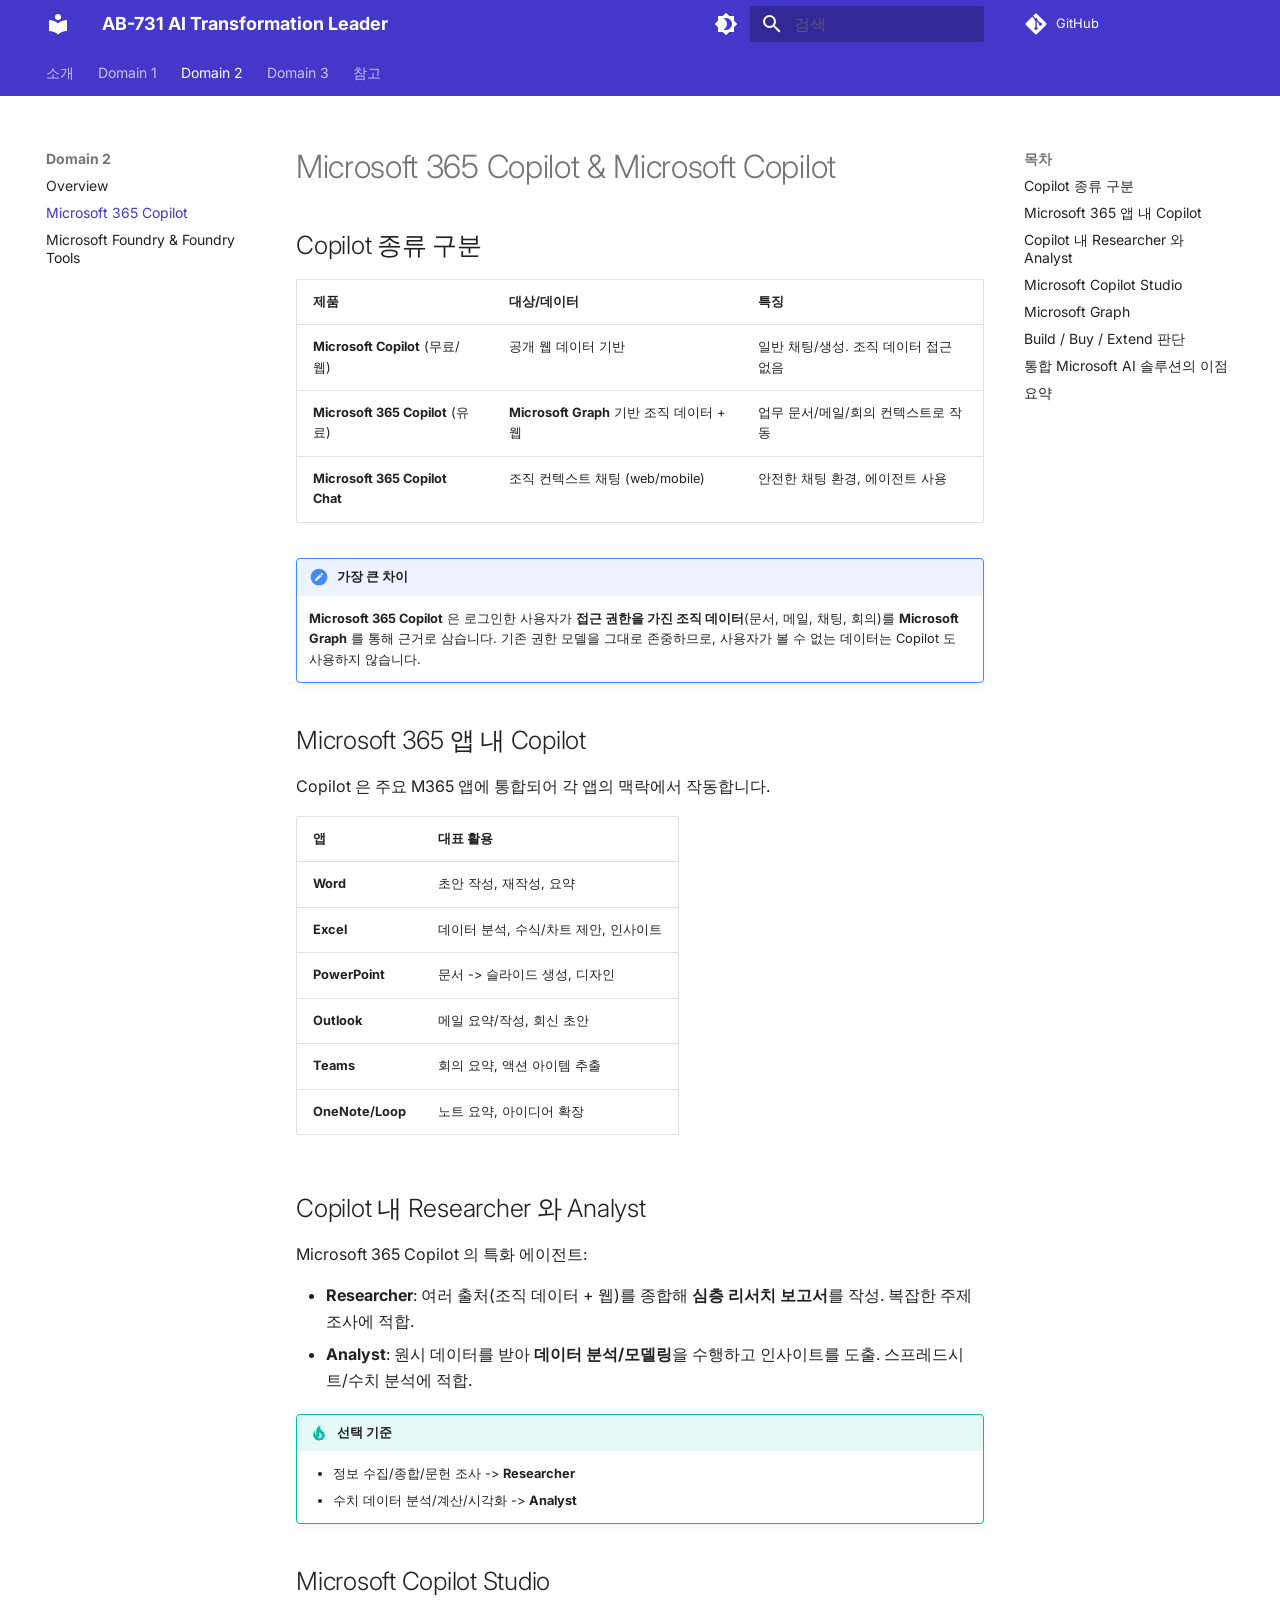
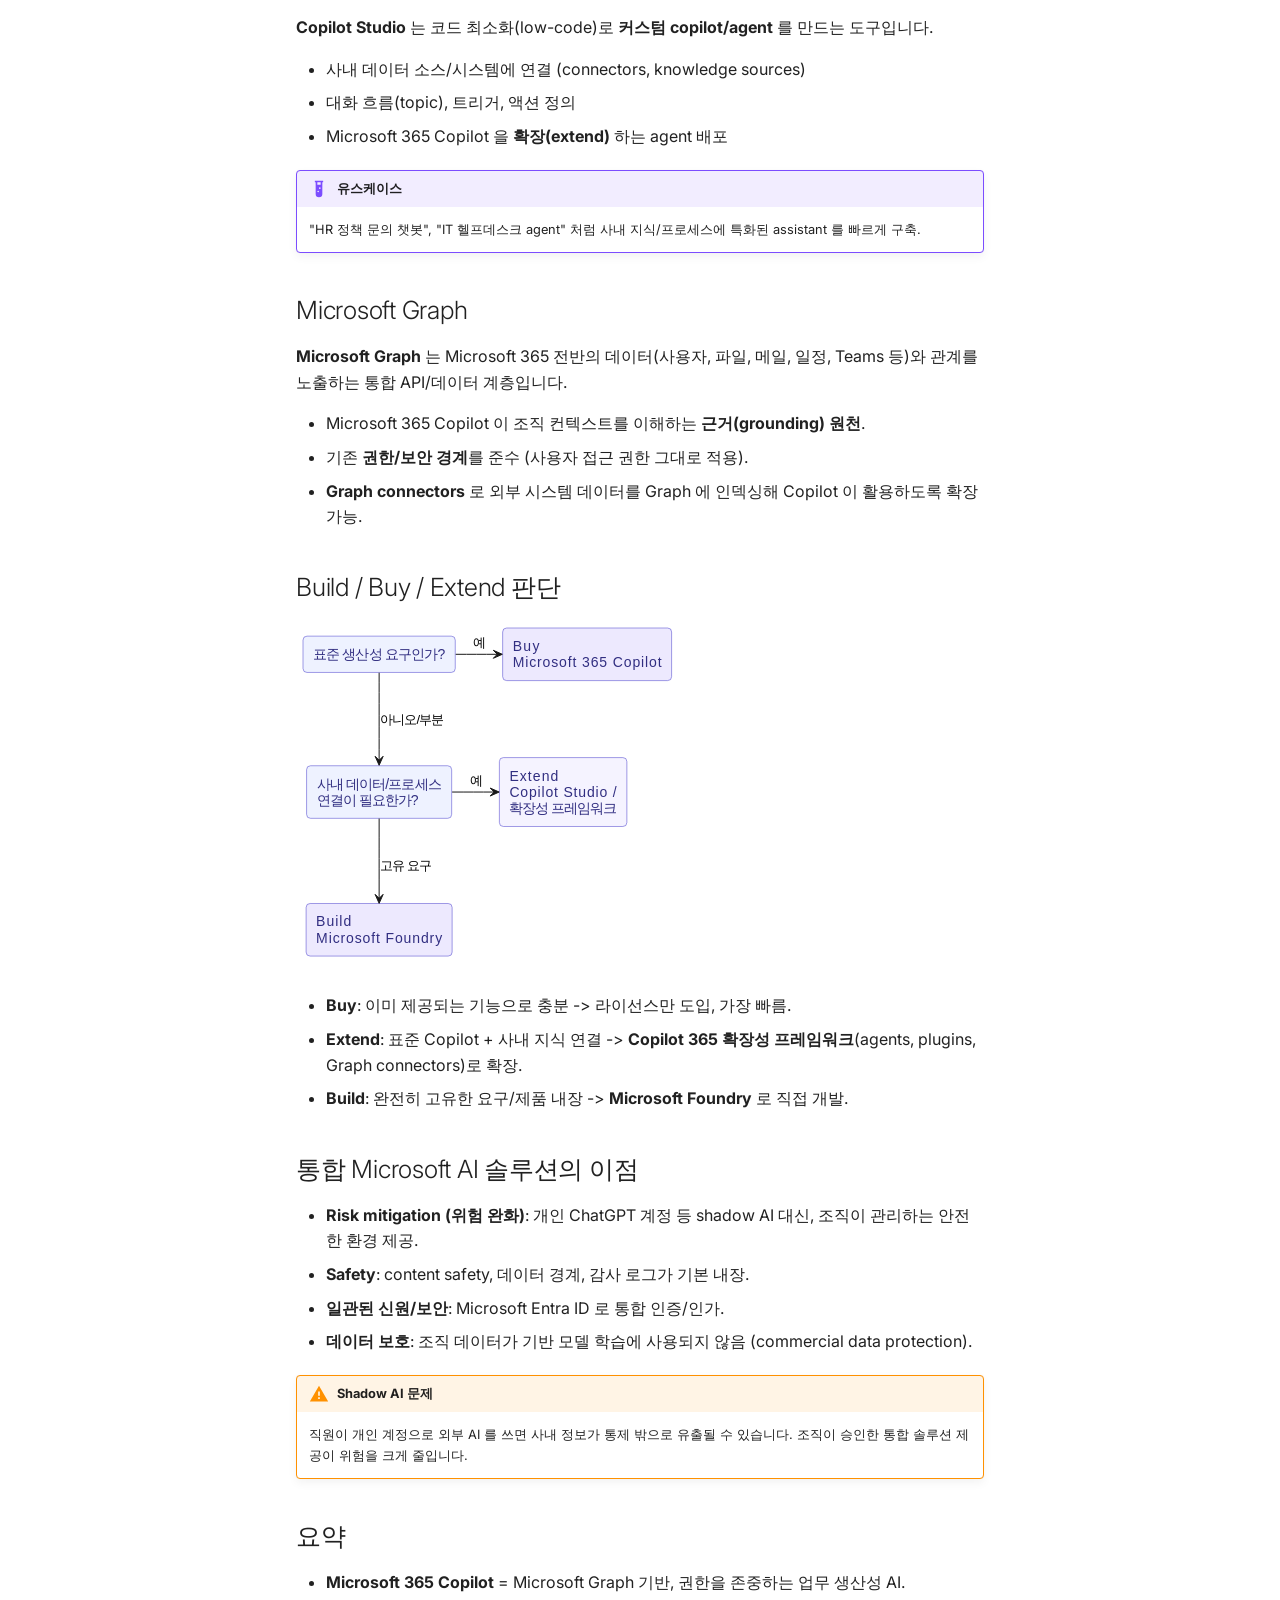
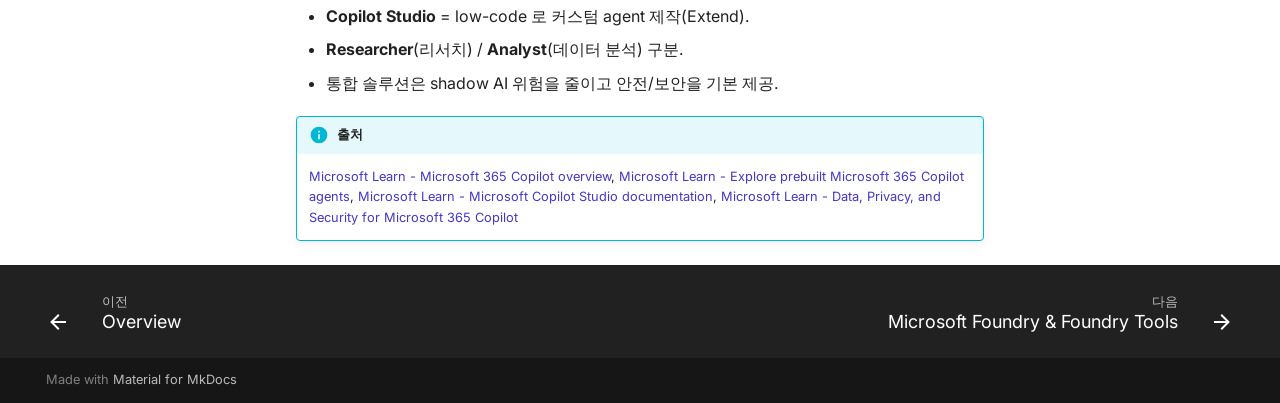
<file: domain2-ai-apps-services/01-copilot/index.html>
<!doctype html>
<html lang="ko" class="no-js">
  <head>
    
      <meta charset="utf-8">
      <meta name="viewport" content="width=device-width,initial-scale=1">
      
        <meta name="description" content="AB-731 (AI Transformation Leader) 시험 대비 강의 자료">
      
      
      
        <link rel="canonical" href="https://noisonnoiton.github.io/ab-731/domain2-ai-apps-services/01-copilot/">
      
      
        <link rel="prev" href="../">
      
      
        <link rel="next" href="../02-foundry/">
      
      
        
      
      
      <link rel="icon" href="../../assets/images/favicon.png">
      <meta name="generator" content="mkdocs-1.6.1, mkdocs-material-9.7.6">
    
    
      
        <title>Microsoft 365 Copilot - AB-731 AI Transformation Leader</title>
      
    
    
      <link rel="stylesheet" href="../../assets/stylesheets/main.484c7ddc.min.css">
      
        
        <link rel="stylesheet" href="../../assets/stylesheets/palette.ab4e12ef.min.css">
      
      


    
    
      
    
    
      
        
        
        <link rel="preconnect" href="https://fonts.gstatic.com" crossorigin>
        <link rel="stylesheet" href="https://fonts.googleapis.com/css?family=Inter:300,300i,400,400i,700,700i%7CJetBrains+Mono:400,400i,700,700i&amp;display=fallback">
        <style>:root{--md-text-font:"Inter";--md-code-font:"JetBrains Mono"}</style>
      
    
    
      <link rel="stylesheet" href="../../stylesheets/custom-colors.css">
    
    <script>__md_scope=new URL("../..",location),__md_hash=e=>[...e].reduce(((e,_)=>(e<<5)-e+_.charCodeAt(0)),0),__md_get=(e,_=localStorage,t=__md_scope)=>JSON.parse(_.getItem(t.pathname+"."+e)),__md_set=(e,_,t=localStorage,a=__md_scope)=>{try{t.setItem(a.pathname+"."+e,JSON.stringify(_))}catch(e){}}</script>
    
      

    
    
  </head>
  
  
    
    
      
    
    
    
    
    <body dir="ltr" data-md-color-scheme="default" data-md-color-primary="custom" data-md-color-accent="custom">
  
    
    <input class="md-toggle" data-md-toggle="drawer" type="checkbox" id="__drawer" autocomplete="off">
    <input class="md-toggle" data-md-toggle="search" type="checkbox" id="__search" autocomplete="off">
    <label class="md-overlay" for="__drawer"></label>
    <div data-md-component="skip">
      
        
        <a href="#microsoft-365-copilot-microsoft-copilot" class="md-skip">
          콘텐츠로 이동
        </a>
      
    </div>
    <div data-md-component="announce">
      
    </div>
    
    
      

<header class="md-header" data-md-component="header">
  <nav class="md-header__inner md-grid" aria-label="상단/헤더">
    <a href="../.." title="AB-731 AI Transformation Leader" class="md-header__button md-logo" aria-label="AB-731 AI Transformation Leader" data-md-component="logo">
      
  
  <svg xmlns="http://www.w3.org/2000/svg" viewBox="0 0 24 24"><path d="M12 8a3 3 0 0 0 3-3 3 3 0 0 0-3-3 3 3 0 0 0-3 3 3 3 0 0 0 3 3m0 3.54C9.64 9.35 6.5 8 3 8v11c3.5 0 6.64 1.35 9 3.54 2.36-2.19 5.5-3.54 9-3.54V8c-3.5 0-6.64 1.35-9 3.54"/></svg>

    </a>
    <label class="md-header__button md-icon" for="__drawer">
      
      <svg xmlns="http://www.w3.org/2000/svg" viewBox="0 0 24 24"><path d="M3 6h18v2H3zm0 5h18v2H3zm0 5h18v2H3z"/></svg>
    </label>
    <div class="md-header__title" data-md-component="header-title">
      <div class="md-header__ellipsis">
        <div class="md-header__topic">
          <span class="md-ellipsis">
            AB-731 AI Transformation Leader
          </span>
        </div>
        <div class="md-header__topic" data-md-component="header-topic">
          <span class="md-ellipsis">
            
              Microsoft 365 Copilot
            
          </span>
        </div>
      </div>
    </div>
    
      
        <form class="md-header__option" data-md-component="palette">
  
    
    
    
    <input class="md-option" data-md-color-media="" data-md-color-scheme="default" data-md-color-primary="custom" data-md-color-accent="custom"  aria-label="다크 모드로 전환"  type="radio" name="__palette" id="__palette_0">
    
      <label class="md-header__button md-icon" title="다크 모드로 전환" for="__palette_1" hidden>
        <svg xmlns="http://www.w3.org/2000/svg" viewBox="0 0 24 24"><path d="M12 18c-.89 0-1.74-.2-2.5-.55C11.56 16.5 13 14.42 13 12s-1.44-4.5-3.5-5.45C10.26 6.2 11.11 6 12 6a6 6 0 0 1 6 6 6 6 0 0 1-6 6m8-9.31V4h-4.69L12 .69 8.69 4H4v4.69L.69 12 4 15.31V20h4.69L12 23.31 15.31 20H20v-4.69L23.31 12z"/></svg>
      </label>
    
  
    
    
    
    <input class="md-option" data-md-color-media="" data-md-color-scheme="slate" data-md-color-primary="custom" data-md-color-accent="custom"  aria-label="라이트 모드로 전환"  type="radio" name="__palette" id="__palette_1">
    
      <label class="md-header__button md-icon" title="라이트 모드로 전환" for="__palette_0" hidden>
        <svg xmlns="http://www.w3.org/2000/svg" viewBox="0 0 24 24"><path d="M12 8a4 4 0 0 0-4 4 4 4 0 0 0 4 4 4 4 0 0 0 4-4 4 4 0 0 0-4-4m0 10a6 6 0 0 1-6-6 6 6 0 0 1 6-6 6 6 0 0 1 6 6 6 6 0 0 1-6 6m8-9.31V4h-4.69L12 .69 8.69 4H4v4.69L.69 12 4 15.31V20h4.69L12 23.31 15.31 20H20v-4.69L23.31 12z"/></svg>
      </label>
    
  
</form>
      
    
    
      <script>var palette=__md_get("__palette");if(palette&&palette.color){if("(prefers-color-scheme)"===palette.color.media){var media=matchMedia("(prefers-color-scheme: light)"),input=document.querySelector(media.matches?"[data-md-color-media='(prefers-color-scheme: light)']":"[data-md-color-media='(prefers-color-scheme: dark)']");palette.color.media=input.getAttribute("data-md-color-media"),palette.color.scheme=input.getAttribute("data-md-color-scheme"),palette.color.primary=input.getAttribute("data-md-color-primary"),palette.color.accent=input.getAttribute("data-md-color-accent")}for(var[key,value]of Object.entries(palette.color))document.body.setAttribute("data-md-color-"+key,value)}</script>
    
    
    
      
      
        <label class="md-header__button md-icon" for="__search">
          
          <svg xmlns="http://www.w3.org/2000/svg" viewBox="0 0 24 24"><path d="M9.5 3A6.5 6.5 0 0 1 16 9.5c0 1.61-.59 3.09-1.56 4.23l.27.27h.79l5 5-1.5 1.5-5-5v-.79l-.27-.27A6.52 6.52 0 0 1 9.5 16 6.5 6.5 0 0 1 3 9.5 6.5 6.5 0 0 1 9.5 3m0 2C7 5 5 7 5 9.5S7 14 9.5 14 14 12 14 9.5 12 5 9.5 5"/></svg>
        </label>
        <div class="md-search" data-md-component="search" role="dialog">
  <label class="md-search__overlay" for="__search"></label>
  <div class="md-search__inner" role="search">
    <form class="md-search__form" name="search">
      <input type="text" class="md-search__input" name="query" aria-label="검색" placeholder="검색" autocapitalize="off" autocorrect="off" autocomplete="off" spellcheck="false" data-md-component="search-query" required>
      <label class="md-search__icon md-icon" for="__search">
        
        <svg xmlns="http://www.w3.org/2000/svg" viewBox="0 0 24 24"><path d="M9.5 3A6.5 6.5 0 0 1 16 9.5c0 1.61-.59 3.09-1.56 4.23l.27.27h.79l5 5-1.5 1.5-5-5v-.79l-.27-.27A6.52 6.52 0 0 1 9.5 16 6.5 6.5 0 0 1 3 9.5 6.5 6.5 0 0 1 9.5 3m0 2C7 5 5 7 5 9.5S7 14 9.5 14 14 12 14 9.5 12 5 9.5 5"/></svg>
        
        <svg xmlns="http://www.w3.org/2000/svg" viewBox="0 0 24 24"><path d="M20 11v2H8l5.5 5.5-1.42 1.42L4.16 12l7.92-7.92L13.5 5.5 8 11z"/></svg>
      </label>
      <nav class="md-search__options" aria-label="검색">
        
        <button type="reset" class="md-search__icon md-icon" title="지우기" aria-label="지우기" tabindex="-1">
          
          <svg xmlns="http://www.w3.org/2000/svg" viewBox="0 0 24 24"><path d="M19 6.41 17.59 5 12 10.59 6.41 5 5 6.41 10.59 12 5 17.59 6.41 19 12 13.41 17.59 19 19 17.59 13.41 12z"/></svg>
        </button>
      </nav>
      
        <div class="md-search__suggest" data-md-component="search-suggest"></div>
      
    </form>
    <div class="md-search__output">
      <div class="md-search__scrollwrap" tabindex="0" data-md-scrollfix>
        <div class="md-search-result" data-md-component="search-result">
          <div class="md-search-result__meta">
            검색 초기화
          </div>
          <ol class="md-search-result__list" role="presentation"></ol>
        </div>
      </div>
    </div>
  </div>
</div>
      
    
    
      <div class="md-header__source">
        <a href="https://github.com/noisonnoiton/ab-731" title="저장소로 이동" class="md-source" data-md-component="source" target="_blank" rel="noopener">
  <div class="md-source__icon md-icon">
    
    <svg xmlns="http://www.w3.org/2000/svg" viewBox="0 0 448 512"><!--! Font Awesome Free 7.1.0 by @fontawesome - https://fontawesome.com License - https://fontawesome.com/license/free (Icons: CC BY 4.0, Fonts: SIL OFL 1.1, Code: MIT License) Copyright 2025 Fonticons, Inc.--><path d="M439.6 236.1 244 40.5c-5.4-5.5-12.8-8.5-20.4-8.5s-15 3-20.4 8.4L162.5 81l51.5 51.5c27.1-9.1 52.7 16.8 43.4 43.7l49.7 49.7c34.2-11.8 61.2 31 35.5 56.7-26.5 26.5-70.2-2.9-56-37.3L240.3 199v121.9c25.3 12.5 22.3 41.8 9.1 55-6.4 6.4-15.2 10.1-24.3 10.1s-17.8-3.6-24.3-10.1c-17.6-17.6-11.1-46.9 11.2-56v-123c-20.8-8.5-24.6-30.7-18.6-45L142.6 101 8.5 235.1C3 240.6 0 247.9 0 255.5s3 15 8.5 20.4l195.6 195.7c5.4 5.4 12.7 8.4 20.4 8.4s15-3 20.4-8.4l194.7-194.7c5.4-5.4 8.4-12.8 8.4-20.4s-3-15-8.4-20.4"/></svg>
  </div>
  <div class="md-source__repository">
    GitHub
  </div>
</a>
      </div>
    
  </nav>
  
</header>
    
    <div class="md-container" data-md-component="container">
      
      
        
          
            
<nav class="md-tabs" aria-label="탭" data-md-component="tabs">
  <div class="md-grid">
    <ul class="md-tabs__list">
      
        
  
  
  
  
    
    
      <li class="md-tabs__item">
        <a href="../.." class="md-tabs__link">
          
  
  
  소개

        </a>
      </li>
    
  

      
        
  
  
  
  
    
    
      <li class="md-tabs__item">
        <a href="../../domain1-business-value/" class="md-tabs__link">
          
  
  
  Domain 1

        </a>
      </li>
    
  

      
        
  
  
  
    
  
  
    
    
      <li class="md-tabs__item md-tabs__item--active">
        <a href="../" class="md-tabs__link">
          
  
  
  Domain 2

        </a>
      </li>
    
  

      
        
  
  
  
  
    
    
      <li class="md-tabs__item">
        <a href="../../domain3-implementation-adoption/" class="md-tabs__link">
          
  
  
  Domain 3

        </a>
      </li>
    
  

      
        
  
  
  
  
    
    
      <li class="md-tabs__item">
        <a href="../../glossary/" class="md-tabs__link">
          
  
  
  참고

        </a>
      </li>
    
  

      
    </ul>
  </div>
</nav>
          
        
      
      <main class="md-main" data-md-component="main">
        <div class="md-main__inner md-grid">
          
  
    
    <div class="md-sidebar md-sidebar--primary" data-md-component="sidebar" data-md-type="navigation" >
      <div class="md-sidebar__scrollwrap">
        <div class="md-sidebar__inner">
          


  


<nav class="md-nav md-nav--primary md-nav--lifted" aria-label="네비게이션" data-md-level="0">
  <label class="md-nav__title" for="__drawer">
    <a href="../.." title="AB-731 AI Transformation Leader" class="md-nav__button md-logo" aria-label="AB-731 AI Transformation Leader" data-md-component="logo">
      
  
  <svg xmlns="http://www.w3.org/2000/svg" viewBox="0 0 24 24"><path d="M12 8a3 3 0 0 0 3-3 3 3 0 0 0-3-3 3 3 0 0 0-3 3 3 3 0 0 0 3 3m0 3.54C9.64 9.35 6.5 8 3 8v11c3.5 0 6.64 1.35 9 3.54 2.36-2.19 5.5-3.54 9-3.54V8c-3.5 0-6.64 1.35-9 3.54"/></svg>

    </a>
    AB-731 AI Transformation Leader
  </label>
  
    <div class="md-nav__source">
      <a href="https://github.com/noisonnoiton/ab-731" title="저장소로 이동" class="md-source" data-md-component="source" target="_blank" rel="noopener">
  <div class="md-source__icon md-icon">
    
    <svg xmlns="http://www.w3.org/2000/svg" viewBox="0 0 448 512"><!--! Font Awesome Free 7.1.0 by @fontawesome - https://fontawesome.com License - https://fontawesome.com/license/free (Icons: CC BY 4.0, Fonts: SIL OFL 1.1, Code: MIT License) Copyright 2025 Fonticons, Inc.--><path d="M439.6 236.1 244 40.5c-5.4-5.5-12.8-8.5-20.4-8.5s-15 3-20.4 8.4L162.5 81l51.5 51.5c27.1-9.1 52.7 16.8 43.4 43.7l49.7 49.7c34.2-11.8 61.2 31 35.5 56.7-26.5 26.5-70.2-2.9-56-37.3L240.3 199v121.9c25.3 12.5 22.3 41.8 9.1 55-6.4 6.4-15.2 10.1-24.3 10.1s-17.8-3.6-24.3-10.1c-17.6-17.6-11.1-46.9 11.2-56v-123c-20.8-8.5-24.6-30.7-18.6-45L142.6 101 8.5 235.1C3 240.6 0 247.9 0 255.5s3 15 8.5 20.4l195.6 195.7c5.4 5.4 12.7 8.4 20.4 8.4s15-3 20.4-8.4l194.7-194.7c5.4-5.4 8.4-12.8 8.4-20.4s-3-15-8.4-20.4"/></svg>
  </div>
  <div class="md-source__repository">
    GitHub
  </div>
</a>
    </div>
  
  <ul class="md-nav__list" data-md-scrollfix>
    
      
      
  
  
  
  
    
    
    
    
      
      
        
      
    
    
    <li class="md-nav__item md-nav__item--nested">
      
        
        
          
        
        <input class="md-nav__toggle md-toggle md-toggle--indeterminate" type="checkbox" id="__nav_1" >
        
          
          <label class="md-nav__link" for="__nav_1" id="__nav_1_label" tabindex="0">
            
  
  
  <span class="md-ellipsis">
    
  
    소개
  

    
  </span>
  
  

            <span class="md-nav__icon md-icon"></span>
          </label>
        
        <nav class="md-nav" data-md-level="1" aria-labelledby="__nav_1_label" aria-expanded="false">
          <label class="md-nav__title" for="__nav_1">
            <span class="md-nav__icon md-icon"></span>
            
  
    소개
  

          </label>
          <ul class="md-nav__list" data-md-scrollfix>
            
              
                
  
  
  
  
    <li class="md-nav__item">
      <a href="../.." class="md-nav__link">
        
  
  
  <span class="md-ellipsis">
    
  
    Overview
  

    
  </span>
  
  

      </a>
    </li>
  

              
            
              
                
  
  
  
  
    <li class="md-nav__item">
      <a href="../../exam/overview/" class="md-nav__link">
        
  
  
  <span class="md-ellipsis">
    
  
    시험 정보
  

    
  </span>
  
  

      </a>
    </li>
  

              
            
          </ul>
        </nav>
      
    </li>
  

    
      
      
  
  
  
  
    
    
    
    
      
      
        
      
    
    
    <li class="md-nav__item md-nav__item--nested">
      
        
        
          
        
        <input class="md-nav__toggle md-toggle md-toggle--indeterminate" type="checkbox" id="__nav_2" >
        
          
          <label class="md-nav__link" for="__nav_2" id="__nav_2_label" tabindex="0">
            
  
  
  <span class="md-ellipsis">
    
  
    Domain 1
  

    
  </span>
  
  

            <span class="md-nav__icon md-icon"></span>
          </label>
        
        <nav class="md-nav" data-md-level="1" aria-labelledby="__nav_2_label" aria-expanded="false">
          <label class="md-nav__title" for="__nav_2">
            <span class="md-nav__icon md-icon"></span>
            
  
    Domain 1
  

          </label>
          <ul class="md-nav__list" data-md-scrollfix>
            
              
                
  
  
  
  
    <li class="md-nav__item">
      <a href="../../domain1-business-value/" class="md-nav__link">
        
  
  
  <span class="md-ellipsis">
    
  
    Overview
  

    
  </span>
  
  

      </a>
    </li>
  

              
            
              
                
  
  
  
  
    <li class="md-nav__item">
      <a href="../../domain1-business-value/01-foundations/" class="md-nav__link">
        
  
  
  <span class="md-ellipsis">
    
  
    생성형 AI 기본 개념
  

    
  </span>
  
  

      </a>
    </li>
  

              
            
              
                
  
  
  
  
    <li class="md-nav__item">
      <a href="../../domain1-business-value/02-capabilities/" class="md-nav__link">
        
  
  
  <span class="md-ellipsis">
    
  
    기능과 활용 (grounding, RAG)
  

    
  </span>
  
  

      </a>
    </li>
  

              
            
          </ul>
        </nav>
      
    </li>
  

    
      
      
  
  
    
  
  
  
    
    
    
    
      
        
        
      
      
        
      
    
    
    <li class="md-nav__item md-nav__item--active md-nav__item--section md-nav__item--nested">
      
        
        
        <input class="md-nav__toggle md-toggle " type="checkbox" id="__nav_3" checked>
        
          
          <label class="md-nav__link" for="__nav_3" id="__nav_3_label" tabindex="">
            
  
  
  <span class="md-ellipsis">
    
  
    Domain 2
  

    
  </span>
  
  

            <span class="md-nav__icon md-icon"></span>
          </label>
        
        <nav class="md-nav" data-md-level="1" aria-labelledby="__nav_3_label" aria-expanded="true">
          <label class="md-nav__title" for="__nav_3">
            <span class="md-nav__icon md-icon"></span>
            
  
    Domain 2
  

          </label>
          <ul class="md-nav__list" data-md-scrollfix>
            
              
                
  
  
  
  
    <li class="md-nav__item">
      <a href="../" class="md-nav__link">
        
  
  
  <span class="md-ellipsis">
    
  
    Overview
  

    
  </span>
  
  

      </a>
    </li>
  

              
            
              
                
  
  
    
  
  
  
    <li class="md-nav__item md-nav__item--active">
      
      <input class="md-nav__toggle md-toggle" type="checkbox" id="__toc">
      
      
        
      
      
        <label class="md-nav__link md-nav__link--active" for="__toc">
          
  
  
  <span class="md-ellipsis">
    
  
    Microsoft 365 Copilot
  

    
  </span>
  
  

          <span class="md-nav__icon md-icon"></span>
        </label>
      
      <a href="./" class="md-nav__link md-nav__link--active">
        
  
  
  <span class="md-ellipsis">
    
  
    Microsoft 365 Copilot
  

    
  </span>
  
  

      </a>
      
        

<nav class="md-nav md-nav--secondary" aria-label="목차">
  
  
  
    
  
  
    <label class="md-nav__title" for="__toc">
      <span class="md-nav__icon md-icon"></span>
      목차
    </label>
    <ul class="md-nav__list" data-md-component="toc" data-md-scrollfix>
      
        <li class="md-nav__item">
  <a href="#copilot" class="md-nav__link">
    <span class="md-ellipsis">
      
        Copilot 종류 구분
      
    </span>
  </a>
  
</li>
      
        <li class="md-nav__item">
  <a href="#microsoft-365-copilot" class="md-nav__link">
    <span class="md-ellipsis">
      
        Microsoft 365 앱 내 Copilot
      
    </span>
  </a>
  
</li>
      
        <li class="md-nav__item">
  <a href="#copilot-researcher-analyst" class="md-nav__link">
    <span class="md-ellipsis">
      
        Copilot 내 Researcher 와 Analyst
      
    </span>
  </a>
  
</li>
      
        <li class="md-nav__item">
  <a href="#microsoft-copilot-studio" class="md-nav__link">
    <span class="md-ellipsis">
      
        Microsoft Copilot Studio
      
    </span>
  </a>
  
</li>
      
        <li class="md-nav__item">
  <a href="#microsoft-graph" class="md-nav__link">
    <span class="md-ellipsis">
      
        Microsoft Graph
      
    </span>
  </a>
  
</li>
      
        <li class="md-nav__item">
  <a href="#build-buy-extend" class="md-nav__link">
    <span class="md-ellipsis">
      
        Build / Buy / Extend 판단
      
    </span>
  </a>
  
</li>
      
        <li class="md-nav__item">
  <a href="#microsoft-ai" class="md-nav__link">
    <span class="md-ellipsis">
      
        통합 Microsoft AI 솔루션의 이점
      
    </span>
  </a>
  
</li>
      
        <li class="md-nav__item">
  <a href="#_1" class="md-nav__link">
    <span class="md-ellipsis">
      
        요약
      
    </span>
  </a>
  
</li>
      
    </ul>
  
</nav>
      
    </li>
  

              
            
              
                
  
  
  
  
    <li class="md-nav__item">
      <a href="../02-foundry/" class="md-nav__link">
        
  
  
  <span class="md-ellipsis">
    
  
    Microsoft Foundry & Foundry Tools
  

    
  </span>
  
  

      </a>
    </li>
  

              
            
          </ul>
        </nav>
      
    </li>
  

    
      
      
  
  
  
  
    
    
    
    
      
      
        
      
    
    
    <li class="md-nav__item md-nav__item--nested">
      
        
        
          
        
        <input class="md-nav__toggle md-toggle md-toggle--indeterminate" type="checkbox" id="__nav_4" >
        
          
          <label class="md-nav__link" for="__nav_4" id="__nav_4_label" tabindex="0">
            
  
  
  <span class="md-ellipsis">
    
  
    Domain 3
  

    
  </span>
  
  

            <span class="md-nav__icon md-icon"></span>
          </label>
        
        <nav class="md-nav" data-md-level="1" aria-labelledby="__nav_4_label" aria-expanded="false">
          <label class="md-nav__title" for="__nav_4">
            <span class="md-nav__icon md-icon"></span>
            
  
    Domain 3
  

          </label>
          <ul class="md-nav__list" data-md-scrollfix>
            
              
                
  
  
  
  
    <li class="md-nav__item">
      <a href="../../domain3-implementation-adoption/" class="md-nav__link">
        
  
  
  <span class="md-ellipsis">
    
  
    Overview
  

    
  </span>
  
  

      </a>
    </li>
  

              
            
              
                
  
  
  
  
    <li class="md-nav__item">
      <a href="../../domain3-implementation-adoption/01-responsible-ai/" class="md-nav__link">
        
  
  
  <span class="md-ellipsis">
    
  
    Responsible AI
  

    
  </span>
  
  

      </a>
    </li>
  

              
            
              
                
  
  
  
  
    <li class="md-nav__item">
      <a href="../../domain3-implementation-adoption/02-adoption/" class="md-nav__link">
        
  
  
  <span class="md-ellipsis">
    
  
    AI 도입 계획
  

    
  </span>
  
  

      </a>
    </li>
  

              
            
          </ul>
        </nav>
      
    </li>
  

    
      
      
  
  
  
  
    
    
    
    
      
      
        
      
    
    
    <li class="md-nav__item md-nav__item--nested">
      
        
        
          
        
        <input class="md-nav__toggle md-toggle md-toggle--indeterminate" type="checkbox" id="__nav_5" >
        
          
          <label class="md-nav__link" for="__nav_5" id="__nav_5_label" tabindex="0">
            
  
  
  <span class="md-ellipsis">
    
  
    참고
  

    
  </span>
  
  

            <span class="md-nav__icon md-icon"></span>
          </label>
        
        <nav class="md-nav" data-md-level="1" aria-labelledby="__nav_5_label" aria-expanded="false">
          <label class="md-nav__title" for="__nav_5">
            <span class="md-nav__icon md-icon"></span>
            
  
    참고
  

          </label>
          <ul class="md-nav__list" data-md-scrollfix>
            
              
                
  
  
  
  
    <li class="md-nav__item">
      <a href="../../glossary/" class="md-nav__link">
        
  
  
  <span class="md-ellipsis">
    
  
    용어집
  

    
  </span>
  
  

      </a>
    </li>
  

              
            
          </ul>
        </nav>
      
    </li>
  

    
  </ul>
</nav>
        </div>
      </div>
    </div>
  

  
    
    <div class="md-sidebar md-sidebar--secondary" data-md-component="sidebar" data-md-type="toc" >
      <div class="md-sidebar__scrollwrap">
        <div class="md-sidebar__inner">
          

<nav class="md-nav md-nav--secondary" aria-label="목차">
  
  
  
    
  
  
    <label class="md-nav__title" for="__toc">
      <span class="md-nav__icon md-icon"></span>
      목차
    </label>
    <ul class="md-nav__list" data-md-component="toc" data-md-scrollfix>
      
        <li class="md-nav__item">
  <a href="#copilot" class="md-nav__link">
    <span class="md-ellipsis">
      
        Copilot 종류 구분
      
    </span>
  </a>
  
</li>
      
        <li class="md-nav__item">
  <a href="#microsoft-365-copilot" class="md-nav__link">
    <span class="md-ellipsis">
      
        Microsoft 365 앱 내 Copilot
      
    </span>
  </a>
  
</li>
      
        <li class="md-nav__item">
  <a href="#copilot-researcher-analyst" class="md-nav__link">
    <span class="md-ellipsis">
      
        Copilot 내 Researcher 와 Analyst
      
    </span>
  </a>
  
</li>
      
        <li class="md-nav__item">
  <a href="#microsoft-copilot-studio" class="md-nav__link">
    <span class="md-ellipsis">
      
        Microsoft Copilot Studio
      
    </span>
  </a>
  
</li>
      
        <li class="md-nav__item">
  <a href="#microsoft-graph" class="md-nav__link">
    <span class="md-ellipsis">
      
        Microsoft Graph
      
    </span>
  </a>
  
</li>
      
        <li class="md-nav__item">
  <a href="#build-buy-extend" class="md-nav__link">
    <span class="md-ellipsis">
      
        Build / Buy / Extend 판단
      
    </span>
  </a>
  
</li>
      
        <li class="md-nav__item">
  <a href="#microsoft-ai" class="md-nav__link">
    <span class="md-ellipsis">
      
        통합 Microsoft AI 솔루션의 이점
      
    </span>
  </a>
  
</li>
      
        <li class="md-nav__item">
  <a href="#_1" class="md-nav__link">
    <span class="md-ellipsis">
      
        요약
      
    </span>
  </a>
  
</li>
      
    </ul>
  
</nav>
        </div>
      </div>
    </div>
  

  <aside class="kakao-adfit-rail" aria-label="광고">
    <ins class="kakao_ad_area" style="display:none;"
      data-ad-unit="DAN-oYnyqFed1jZhUtvA"
      data-ad-width="160"
      data-ad-height="600"></ins>
  </aside>

          
            <div class="md-content" data-md-component="content">
              
                




              
              <article class="md-content__inner md-typeset">
                
                  



<h1 id="microsoft-365-copilot-microsoft-copilot">Microsoft 365 Copilot &amp; Microsoft Copilot<a class="headerlink" href="#microsoft-365-copilot-microsoft-copilot" title="Permanent link">&para;</a></h1>
<h2 id="copilot">Copilot 종류 구분<a class="headerlink" href="#copilot" title="Permanent link">&para;</a></h2>
<table>
<thead>
<tr>
<th>제품</th>
<th>대상/데이터</th>
<th>특징</th>
</tr>
</thead>
<tbody>
<tr>
<td><strong>Microsoft Copilot</strong> (무료/웹)</td>
<td>공개 웹 데이터 기반</td>
<td>일반 채팅/생성. 조직 데이터 접근 없음</td>
</tr>
<tr>
<td><strong>Microsoft 365 Copilot</strong> (유료)</td>
<td><strong>Microsoft Graph</strong> 기반 조직 데이터 + 웹</td>
<td>업무 문서/메일/회의 컨텍스트로 작동</td>
</tr>
<tr>
<td><strong>Microsoft 365 Copilot Chat</strong></td>
<td>조직 컨텍스트 채팅 (web/mobile)</td>
<td>안전한 채팅 환경, 에이전트 사용</td>
</tr>
</tbody>
</table>
<div class="admonition note">
<p class="admonition-title">가장 큰 차이</p>
<p><strong>Microsoft 365 Copilot</strong> 은 로그인한 사용자가 <strong>접근 권한을 가진 조직 데이터</strong>(문서, 메일, 채팅, 회의)를 <strong>Microsoft Graph</strong> 를 통해 근거로 삼습니다. 기존 권한 모델을 그대로 존중하므로, 사용자가 볼 수 없는 데이터는 Copilot 도 사용하지 않습니다.</p>
</div>
<h2 id="microsoft-365-copilot">Microsoft 365 앱 내 Copilot<a class="headerlink" href="#microsoft-365-copilot" title="Permanent link">&para;</a></h2>
<p>Copilot 은 주요 M365 앱에 통합되어 각 앱의 맥락에서 작동합니다.</p>
<table>
<thead>
<tr>
<th>앱</th>
<th>대표 활용</th>
</tr>
</thead>
<tbody>
<tr>
<td><strong>Word</strong></td>
<td>초안 작성, 재작성, 요약</td>
</tr>
<tr>
<td><strong>Excel</strong></td>
<td>데이터 분석, 수식/차트 제안, 인사이트</td>
</tr>
<tr>
<td><strong>PowerPoint</strong></td>
<td>문서 -&gt; 슬라이드 생성, 디자인</td>
</tr>
<tr>
<td><strong>Outlook</strong></td>
<td>메일 요약/작성, 회신 초안</td>
</tr>
<tr>
<td><strong>Teams</strong></td>
<td>회의 요약, 액션 아이템 추출</td>
</tr>
<tr>
<td><strong>OneNote/Loop</strong></td>
<td>노트 요약, 아이디어 확장</td>
</tr>
</tbody>
</table>
<h2 id="copilot-researcher-analyst">Copilot 내 Researcher 와 Analyst<a class="headerlink" href="#copilot-researcher-analyst" title="Permanent link">&para;</a></h2>
<p>Microsoft 365 Copilot 의 특화 에이전트:</p>
<ul>
<li><strong>Researcher</strong>: 여러 출처(조직 데이터 + 웹)를 종합해 <strong>심층 리서치 보고서</strong>를 작성. 복잡한 주제 조사에 적합.</li>
<li><strong>Analyst</strong>: 원시 데이터를 받아 <strong>데이터 분석/모델링</strong>을 수행하고 인사이트를 도출. 스프레드시트/수치 분석에 적합.</li>
</ul>
<div class="admonition tip">
<p class="admonition-title">선택 기준</p>
<ul>
<li>정보 수집/종합/문헌 조사 -&gt; <strong>Researcher</strong></li>
<li>수치 데이터 분석/계산/시각화 -&gt; <strong>Analyst</strong></li>
</ul>
</div>
<h2 id="microsoft-copilot-studio">Microsoft Copilot Studio<a class="headerlink" href="#microsoft-copilot-studio" title="Permanent link">&para;</a></h2>
<p><strong>Copilot Studio</strong> 는 코드 최소화(low-code)로 <strong>커스텀 copilot/agent</strong> 를 만드는 도구입니다.</p>
<ul>
<li>사내 데이터 소스/시스템에 연결 (connectors, knowledge sources)</li>
<li>대화 흐름(topic), 트리거, 액션 정의</li>
<li>Microsoft 365 Copilot 을 <strong>확장(extend)</strong> 하는 agent 배포</li>
</ul>
<div class="admonition example">
<p class="admonition-title">유스케이스</p>
<p>"HR 정책 문의 챗봇", "IT 헬프데스크 agent" 처럼 사내 지식/프로세스에 특화된 assistant 를 빠르게 구축.</p>
</div>
<h2 id="microsoft-graph">Microsoft Graph<a class="headerlink" href="#microsoft-graph" title="Permanent link">&para;</a></h2>
<p><strong>Microsoft Graph</strong> 는 Microsoft 365 전반의 데이터(사용자, 파일, 메일, 일정, Teams 등)와 관계를 노출하는 통합 API/데이터 계층입니다.</p>
<ul>
<li>Microsoft 365 Copilot 이 조직 컨텍스트를 이해하는 <strong>근거(grounding) 원천</strong>.</li>
<li>기존 <strong>권한/보안 경계</strong>를 준수 (사용자 접근 권한 그대로 적용).</li>
<li><strong>Graph connectors</strong> 로 외부 시스템 데이터를 Graph 에 인덱싱해 Copilot 이 활용하도록 확장 가능.</li>
</ul>
<h2 id="build-buy-extend">Build / Buy / Extend 판단<a class="headerlink" href="#build-buy-extend" title="Permanent link">&para;</a></h2>
<p><img src="[data-uri]" class="uml" alt="uml diagram" title="" /></p>
<ul>
<li><strong>Buy</strong>: 이미 제공되는 기능으로 충분 -&gt; 라이선스만 도입, 가장 빠름.</li>
<li><strong>Extend</strong>: 표준 Copilot + 사내 지식 연결 -&gt; <strong>Copilot 365 확장성 프레임워크</strong>(agents, plugins, Graph connectors)로 확장.</li>
<li><strong>Build</strong>: 완전히 고유한 요구/제품 내장 -&gt; <strong>Microsoft Foundry</strong> 로 직접 개발.</li>
</ul>
<h2 id="microsoft-ai">통합 Microsoft AI 솔루션의 이점<a class="headerlink" href="#microsoft-ai" title="Permanent link">&para;</a></h2>
<ul>
<li><strong>Risk mitigation (위험 완화)</strong>: 개인 ChatGPT 계정 등 shadow AI 대신, 조직이 관리하는 안전한 환경 제공.</li>
<li><strong>Safety</strong>: content safety, 데이터 경계, 감사 로그가 기본 내장.</li>
<li><strong>일관된 신원/보안</strong>: Microsoft Entra ID 로 통합 인증/인가.</li>
<li><strong>데이터 보호</strong>: 조직 데이터가 기반 모델 학습에 사용되지 않음 (commercial data protection).</li>
</ul>
<div class="admonition warning">
<p class="admonition-title">Shadow AI 문제</p>
<p>직원이 개인 계정으로 외부 AI 를 쓰면 사내 정보가 통제 밖으로 유출될 수 있습니다. 조직이 승인한 통합 솔루션 제공이 위험을 크게 줄입니다.</p>
</div>
<h2 id="_1">요약<a class="headerlink" href="#_1" title="Permanent link">&para;</a></h2>
<ul>
<li><strong>Microsoft 365 Copilot</strong> = Microsoft Graph 기반, 권한을 존중하는 업무 생산성 AI.</li>
<li><strong>Copilot Studio</strong> = low-code 로 커스텀 agent 제작(Extend).</li>
<li><strong>Researcher</strong>(리서치) / <strong>Analyst</strong>(데이터 분석) 구분.</li>
<li>통합 솔루션은 shadow AI 위험을 줄이고 안전/보안을 기본 제공.</li>
</ul>
<div class="admonition info">
<p class="admonition-title">출처</p>
<p><a href="https://learn.microsoft.com/en-us/microsoft-365/copilot/microsoft-365-copilot-overview" target="_blank" rel="noopener">Microsoft Learn - Microsoft 365 Copilot overview</a>, <a href="https://learn.microsoft.com/en-us/training/modules/explore-prebuilt-microsoft-365-copilot-agents/" target="_blank" rel="noopener">Microsoft Learn - Explore prebuilt Microsoft 365 Copilot agents</a>, <a href="https://learn.microsoft.com/en-us/microsoft-copilot-studio/" target="_blank" rel="noopener">Microsoft Learn - Microsoft Copilot Studio documentation</a>, <a href="https://learn.microsoft.com/en-us/microsoft-365/copilot/microsoft-365-copilot-privacy" target="_blank" rel="noopener">Microsoft Learn - Data, Privacy, and Security for Microsoft 365 Copilot</a></p>
</div>












                
              </article>
            </div>
          
          
<script>var target=document.getElementById(location.hash.slice(1));target&&target.name&&(target.checked=target.name.startsWith("__tabbed_"))</script>
        </div>
        
          <button type="button" class="md-top md-icon" data-md-component="top" hidden>
  
  <svg xmlns="http://www.w3.org/2000/svg" viewBox="0 0 24 24"><path d="M13 20h-2V8l-5.5 5.5-1.42-1.42L12 4.16l7.92 7.92-1.42 1.42L13 8z"/></svg>
  맨위로
</button>
        
      </main>
      
  
        <footer class="md-footer">
  
    
      
      <nav class="md-footer__inner md-grid" aria-label="하단/푸터" >
        
          
          <a href="../" class="md-footer__link md-footer__link--prev" aria-label="이전: Overview">
            <div class="md-footer__button md-icon">
              
              <svg xmlns="http://www.w3.org/2000/svg" viewBox="0 0 24 24"><path d="M20 11v2H8l5.5 5.5-1.42 1.42L4.16 12l7.92-7.92L13.5 5.5 8 11z"/></svg>
            </div>
            <div class="md-footer__title">
              <span class="md-footer__direction">
                이전
              </span>
              <div class="md-ellipsis">
                Overview
              </div>
            </div>
          </a>
        
        
          
          <a href="../02-foundry/" class="md-footer__link md-footer__link--next" aria-label="다음: Microsoft Foundry &amp; Foundry Tools">
            <div class="md-footer__title">
              <span class="md-footer__direction">
                다음
              </span>
              <div class="md-ellipsis">
                Microsoft Foundry & Foundry Tools
              </div>
            </div>
            <div class="md-footer__button md-icon">
              
              <svg xmlns="http://www.w3.org/2000/svg" viewBox="0 0 24 24"><path d="M4 11v2h12l-5.5 5.5 1.42 1.42L19.84 12l-7.92-7.92L10.5 5.5 16 11z"/></svg>
            </div>
          </a>
        
      </nav>
    
  
  <div class="md-footer-meta md-typeset">
    <div class="md-footer-meta__inner md-grid">
      <div class="md-copyright">
  
  
    Made with
    <a href="https://squidfunk.github.io/mkdocs-material/" target="_blank" rel="noopener">
      Material for MkDocs
    </a>
  
</div>
      
    </div>
  </div>
</footer>
      
  <div class="kakao-adfit-mobile" aria-label="광고">
    <ins class="kakao_ad_area" style="display:none;"
      data-ad-unit="DAN-zHXbzhtivpd6MTA0"
      data-ad-width="250"
      data-ad-height="250"></ins>
  </div>

    </div>
    <div class="md-dialog" data-md-component="dialog">
      <div class="md-dialog__inner md-typeset"></div>
    </div>
    
    
    
      
      
      <script id="__config" type="application/json">{"annotate": null, "base": "../..", "features": ["navigation.tabs", "navigation.sections", "navigation.expand", "navigation.path", "navigation.top", "navigation.footer", "toc.follow", "header.autohide", "content.code.copy", "content.tooltips", "search.suggest", "search.highlight"], "search": "../../assets/javascripts/workers/search.2c215733.min.js", "tags": null, "translations": {"clipboard.copied": "\ud074\ub9bd\ubcf4\ub4dc\uc5d0 \ubcf5\uc0ac\ub428", "clipboard.copy": "\ud074\ub9bd\ubcf4\ub4dc\ub85c \ubcf5\uc0ac", "search.result.more.one": "\uc774 \ubb38\uc11c\uc5d0\uc11c 1\uac1c\uc758 \uac80\uc0c9 \uacb0\uacfc \ub354 \ubcf4\uae30", "search.result.more.other": "\uc774 \ubb38\uc11c\uc5d0\uc11c #\uac1c\uc758 \uac80\uc0c9 \uacb0\uacfc \ub354 \ubcf4\uae30", "search.result.none": "\uac80\uc0c9\uc5b4\uc640 \uc77c\uce58\ud558\ub294 \ubb38\uc11c\uac00 \uc5c6\uc2b5\ub2c8\ub2e4", "search.result.one": "1\uac1c\uc758 \uc77c\uce58\ud558\ub294 \ubb38\uc11c", "search.result.other": "#\uac1c\uc758 \uc77c\uce58\ud558\ub294 \ubb38\uc11c", "search.result.placeholder": "\uac80\uc0c9\uc5b4\ub97c \uc785\ub825\ud558\uc138\uc694", "search.result.term.missing": "\ud3ec\ud568\ub418\uc9c0 \uc54a\uc740 \uac80\uc0c9\uc5b4", "select.version": "\ubc84\uc804 \uc120\ud0dd"}, "version": null}</script>
    
    
  
      <script src="../../assets/javascripts/bundle.79ae519e.min.js"></script>
      
    
  <script src="//t1.kakaocdn.net/kas/static/ba.min.js" async></script>

  </body>
</html>
</file>
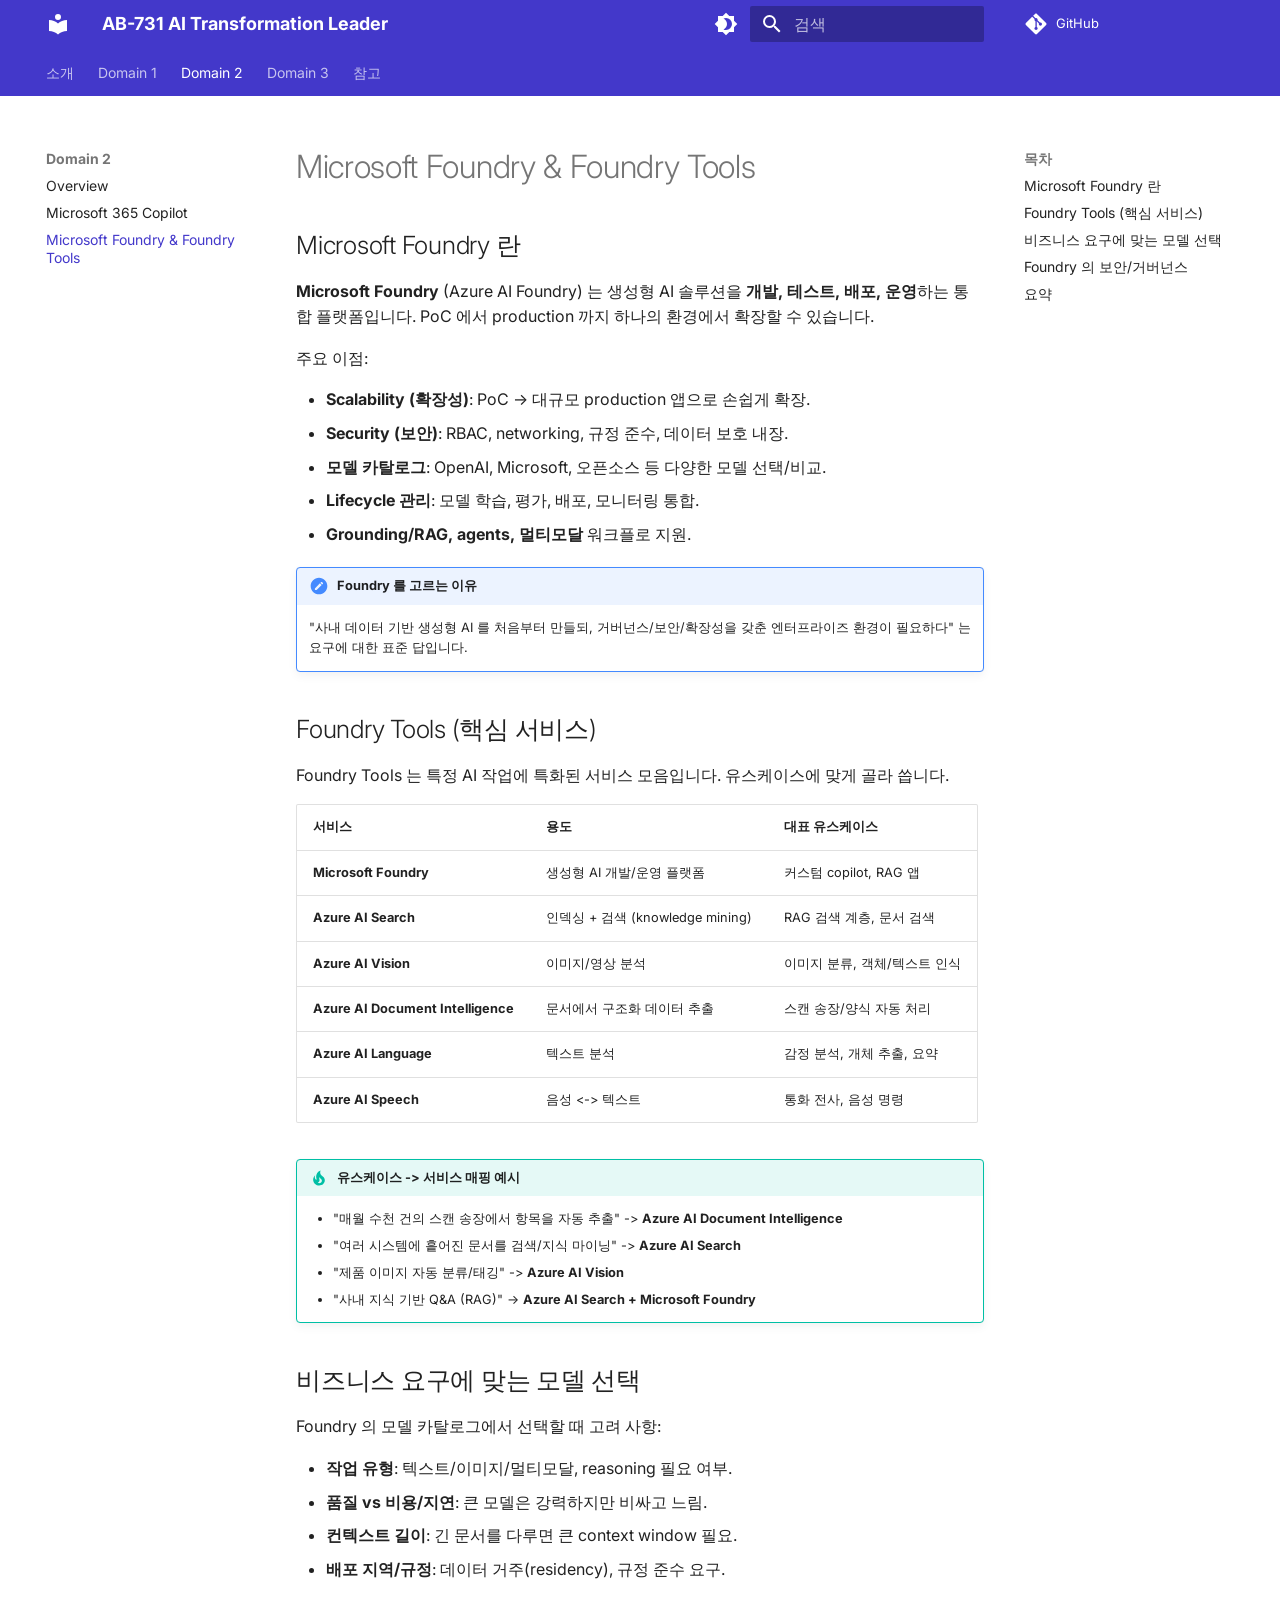
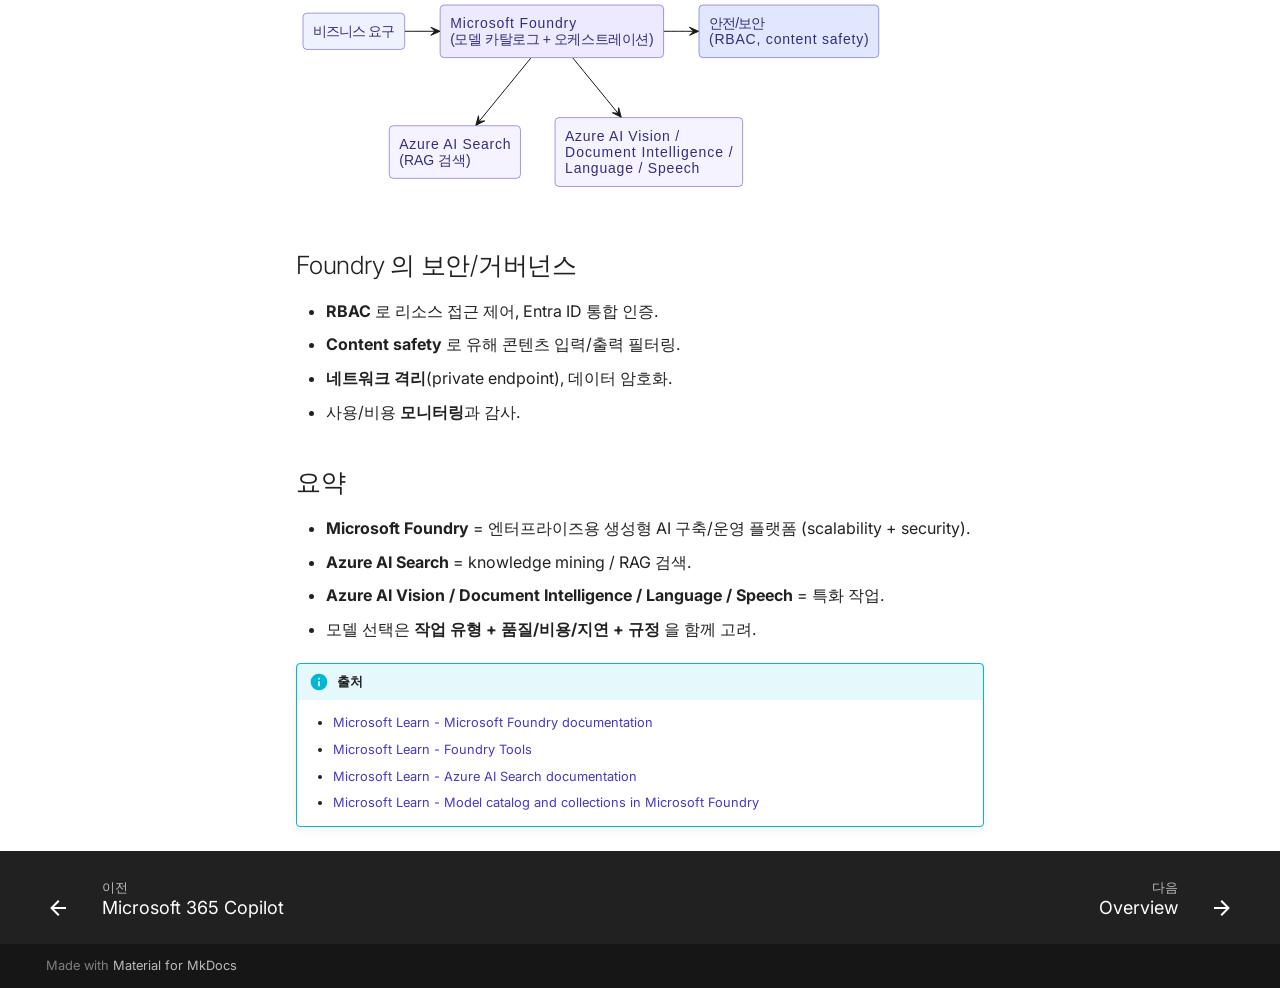
<file: domain2-ai-apps-services/02-foundry/index.html>
<!doctype html>
<html lang="ko" class="no-js">
  <head>
    
      <meta charset="utf-8">
      <meta name="viewport" content="width=device-width,initial-scale=1">
      
        <meta name="description" content="AB-731 (AI Transformation Leader) 시험 대비 강의 자료">
      
      
      
        <link rel="canonical" href="https://noisonnoiton.github.io/ab-731/domain2-ai-apps-services/02-foundry/">
      
      
        <link rel="prev" href="../01-copilot/">
      
      
        <link rel="next" href="../../domain3-implementation-adoption/">
      
      
        
      
      
      <link rel="icon" href="../../assets/images/favicon.png">
      <meta name="generator" content="mkdocs-1.6.1, mkdocs-material-9.7.6">
    
    
      
        <title>Microsoft Foundry & Foundry Tools - AB-731 AI Transformation Leader</title>
      
    
    
      <link rel="stylesheet" href="../../assets/stylesheets/main.484c7ddc.min.css">
      
        
        <link rel="stylesheet" href="../../assets/stylesheets/palette.ab4e12ef.min.css">
      
      


    
    
      
    
    
      
        
        
        <link rel="preconnect" href="https://fonts.gstatic.com" crossorigin>
        <link rel="stylesheet" href="https://fonts.googleapis.com/css?family=Inter:300,300i,400,400i,700,700i%7CJetBrains+Mono:400,400i,700,700i&amp;display=fallback">
        <style>:root{--md-text-font:"Inter";--md-code-font:"JetBrains Mono"}</style>
      
    
    
      <link rel="stylesheet" href="../../stylesheets/custom-colors.css">
    
    <script>__md_scope=new URL("../..",location),__md_hash=e=>[...e].reduce(((e,_)=>(e<<5)-e+_.charCodeAt(0)),0),__md_get=(e,_=localStorage,t=__md_scope)=>JSON.parse(_.getItem(t.pathname+"."+e)),__md_set=(e,_,t=localStorage,a=__md_scope)=>{try{t.setItem(a.pathname+"."+e,JSON.stringify(_))}catch(e){}}</script>
    
      

    
    
  </head>
  
  
    
    
      
    
    
    
    
    <body dir="ltr" data-md-color-scheme="default" data-md-color-primary="custom" data-md-color-accent="custom">
  
    
    <input class="md-toggle" data-md-toggle="drawer" type="checkbox" id="__drawer" autocomplete="off">
    <input class="md-toggle" data-md-toggle="search" type="checkbox" id="__search" autocomplete="off">
    <label class="md-overlay" for="__drawer"></label>
    <div data-md-component="skip">
      
        
        <a href="#microsoft-foundry-foundry-tools" class="md-skip">
          콘텐츠로 이동
        </a>
      
    </div>
    <div data-md-component="announce">
      
    </div>
    
    
      

<header class="md-header" data-md-component="header">
  <nav class="md-header__inner md-grid" aria-label="상단/헤더">
    <a href="../.." title="AB-731 AI Transformation Leader" class="md-header__button md-logo" aria-label="AB-731 AI Transformation Leader" data-md-component="logo">
      
  
  <svg xmlns="http://www.w3.org/2000/svg" viewBox="0 0 24 24"><path d="M12 8a3 3 0 0 0 3-3 3 3 0 0 0-3-3 3 3 0 0 0-3 3 3 3 0 0 0 3 3m0 3.54C9.64 9.35 6.5 8 3 8v11c3.5 0 6.64 1.35 9 3.54 2.36-2.19 5.5-3.54 9-3.54V8c-3.5 0-6.64 1.35-9 3.54"/></svg>

    </a>
    <label class="md-header__button md-icon" for="__drawer">
      
      <svg xmlns="http://www.w3.org/2000/svg" viewBox="0 0 24 24"><path d="M3 6h18v2H3zm0 5h18v2H3zm0 5h18v2H3z"/></svg>
    </label>
    <div class="md-header__title" data-md-component="header-title">
      <div class="md-header__ellipsis">
        <div class="md-header__topic">
          <span class="md-ellipsis">
            AB-731 AI Transformation Leader
          </span>
        </div>
        <div class="md-header__topic" data-md-component="header-topic">
          <span class="md-ellipsis">
            
              Microsoft Foundry & Foundry Tools
            
          </span>
        </div>
      </div>
    </div>
    
      
        <form class="md-header__option" data-md-component="palette">
  
    
    
    
    <input class="md-option" data-md-color-media="" data-md-color-scheme="default" data-md-color-primary="custom" data-md-color-accent="custom"  aria-label="다크 모드로 전환"  type="radio" name="__palette" id="__palette_0">
    
      <label class="md-header__button md-icon" title="다크 모드로 전환" for="__palette_1" hidden>
        <svg xmlns="http://www.w3.org/2000/svg" viewBox="0 0 24 24"><path d="M12 18c-.89 0-1.74-.2-2.5-.55C11.56 16.5 13 14.42 13 12s-1.44-4.5-3.5-5.45C10.26 6.2 11.11 6 12 6a6 6 0 0 1 6 6 6 6 0 0 1-6 6m8-9.31V4h-4.69L12 .69 8.69 4H4v4.69L.69 12 4 15.31V20h4.69L12 23.31 15.31 20H20v-4.69L23.31 12z"/></svg>
      </label>
    
  
    
    
    
    <input class="md-option" data-md-color-media="" data-md-color-scheme="slate" data-md-color-primary="custom" data-md-color-accent="custom"  aria-label="라이트 모드로 전환"  type="radio" name="__palette" id="__palette_1">
    
      <label class="md-header__button md-icon" title="라이트 모드로 전환" for="__palette_0" hidden>
        <svg xmlns="http://www.w3.org/2000/svg" viewBox="0 0 24 24"><path d="M12 8a4 4 0 0 0-4 4 4 4 0 0 0 4 4 4 4 0 0 0 4-4 4 4 0 0 0-4-4m0 10a6 6 0 0 1-6-6 6 6 0 0 1 6-6 6 6 0 0 1 6 6 6 6 0 0 1-6 6m8-9.31V4h-4.69L12 .69 8.69 4H4v4.69L.69 12 4 15.31V20h4.69L12 23.31 15.31 20H20v-4.69L23.31 12z"/></svg>
      </label>
    
  
</form>
      
    
    
      <script>var palette=__md_get("__palette");if(palette&&palette.color){if("(prefers-color-scheme)"===palette.color.media){var media=matchMedia("(prefers-color-scheme: light)"),input=document.querySelector(media.matches?"[data-md-color-media='(prefers-color-scheme: light)']":"[data-md-color-media='(prefers-color-scheme: dark)']");palette.color.media=input.getAttribute("data-md-color-media"),palette.color.scheme=input.getAttribute("data-md-color-scheme"),palette.color.primary=input.getAttribute("data-md-color-primary"),palette.color.accent=input.getAttribute("data-md-color-accent")}for(var[key,value]of Object.entries(palette.color))document.body.setAttribute("data-md-color-"+key,value)}</script>
    
    
    
      
      
        <label class="md-header__button md-icon" for="__search">
          
          <svg xmlns="http://www.w3.org/2000/svg" viewBox="0 0 24 24"><path d="M9.5 3A6.5 6.5 0 0 1 16 9.5c0 1.61-.59 3.09-1.56 4.23l.27.27h.79l5 5-1.5 1.5-5-5v-.79l-.27-.27A6.52 6.52 0 0 1 9.5 16 6.5 6.5 0 0 1 3 9.5 6.5 6.5 0 0 1 9.5 3m0 2C7 5 5 7 5 9.5S7 14 9.5 14 14 12 14 9.5 12 5 9.5 5"/></svg>
        </label>
        <div class="md-search" data-md-component="search" role="dialog">
  <label class="md-search__overlay" for="__search"></label>
  <div class="md-search__inner" role="search">
    <form class="md-search__form" name="search">
      <input type="text" class="md-search__input" name="query" aria-label="검색" placeholder="검색" autocapitalize="off" autocorrect="off" autocomplete="off" spellcheck="false" data-md-component="search-query" required>
      <label class="md-search__icon md-icon" for="__search">
        
        <svg xmlns="http://www.w3.org/2000/svg" viewBox="0 0 24 24"><path d="M9.5 3A6.5 6.5 0 0 1 16 9.5c0 1.61-.59 3.09-1.56 4.23l.27.27h.79l5 5-1.5 1.5-5-5v-.79l-.27-.27A6.52 6.52 0 0 1 9.5 16 6.5 6.5 0 0 1 3 9.5 6.5 6.5 0 0 1 9.5 3m0 2C7 5 5 7 5 9.5S7 14 9.5 14 14 12 14 9.5 12 5 9.5 5"/></svg>
        
        <svg xmlns="http://www.w3.org/2000/svg" viewBox="0 0 24 24"><path d="M20 11v2H8l5.5 5.5-1.42 1.42L4.16 12l7.92-7.92L13.5 5.5 8 11z"/></svg>
      </label>
      <nav class="md-search__options" aria-label="검색">
        
        <button type="reset" class="md-search__icon md-icon" title="지우기" aria-label="지우기" tabindex="-1">
          
          <svg xmlns="http://www.w3.org/2000/svg" viewBox="0 0 24 24"><path d="M19 6.41 17.59 5 12 10.59 6.41 5 5 6.41 10.59 12 5 17.59 6.41 19 12 13.41 17.59 19 19 17.59 13.41 12z"/></svg>
        </button>
      </nav>
      
        <div class="md-search__suggest" data-md-component="search-suggest"></div>
      
    </form>
    <div class="md-search__output">
      <div class="md-search__scrollwrap" tabindex="0" data-md-scrollfix>
        <div class="md-search-result" data-md-component="search-result">
          <div class="md-search-result__meta">
            검색 초기화
          </div>
          <ol class="md-search-result__list" role="presentation"></ol>
        </div>
      </div>
    </div>
  </div>
</div>
      
    
    
      <div class="md-header__source">
        <a href="https://github.com/noisonnoiton/ab-731" title="저장소로 이동" class="md-source" data-md-component="source" target="_blank" rel="noopener">
  <div class="md-source__icon md-icon">
    
    <svg xmlns="http://www.w3.org/2000/svg" viewBox="0 0 448 512"><!--! Font Awesome Free 7.1.0 by @fontawesome - https://fontawesome.com License - https://fontawesome.com/license/free (Icons: CC BY 4.0, Fonts: SIL OFL 1.1, Code: MIT License) Copyright 2025 Fonticons, Inc.--><path d="M439.6 236.1 244 40.5c-5.4-5.5-12.8-8.5-20.4-8.5s-15 3-20.4 8.4L162.5 81l51.5 51.5c27.1-9.1 52.7 16.8 43.4 43.7l49.7 49.7c34.2-11.8 61.2 31 35.5 56.7-26.5 26.5-70.2-2.9-56-37.3L240.3 199v121.9c25.3 12.5 22.3 41.8 9.1 55-6.4 6.4-15.2 10.1-24.3 10.1s-17.8-3.6-24.3-10.1c-17.6-17.6-11.1-46.9 11.2-56v-123c-20.8-8.5-24.6-30.7-18.6-45L142.6 101 8.5 235.1C3 240.6 0 247.9 0 255.5s3 15 8.5 20.4l195.6 195.7c5.4 5.4 12.7 8.4 20.4 8.4s15-3 20.4-8.4l194.7-194.7c5.4-5.4 8.4-12.8 8.4-20.4s-3-15-8.4-20.4"/></svg>
  </div>
  <div class="md-source__repository">
    GitHub
  </div>
</a>
      </div>
    
  </nav>
  
</header>
    
    <div class="md-container" data-md-component="container">
      
      
        
          
            
<nav class="md-tabs" aria-label="탭" data-md-component="tabs">
  <div class="md-grid">
    <ul class="md-tabs__list">
      
        
  
  
  
  
    
    
      <li class="md-tabs__item">
        <a href="../.." class="md-tabs__link">
          
  
  
  소개

        </a>
      </li>
    
  

      
        
  
  
  
  
    
    
      <li class="md-tabs__item">
        <a href="../../domain1-business-value/" class="md-tabs__link">
          
  
  
  Domain 1

        </a>
      </li>
    
  

      
        
  
  
  
    
  
  
    
    
      <li class="md-tabs__item md-tabs__item--active">
        <a href="../" class="md-tabs__link">
          
  
  
  Domain 2

        </a>
      </li>
    
  

      
        
  
  
  
  
    
    
      <li class="md-tabs__item">
        <a href="../../domain3-implementation-adoption/" class="md-tabs__link">
          
  
  
  Domain 3

        </a>
      </li>
    
  

      
        
  
  
  
  
    
    
      <li class="md-tabs__item">
        <a href="../../glossary/" class="md-tabs__link">
          
  
  
  참고

        </a>
      </li>
    
  

      
    </ul>
  </div>
</nav>
          
        
      
      <main class="md-main" data-md-component="main">
        <div class="md-main__inner md-grid">
          
  
    
    <div class="md-sidebar md-sidebar--primary" data-md-component="sidebar" data-md-type="navigation" >
      <div class="md-sidebar__scrollwrap">
        <div class="md-sidebar__inner">
          


  


<nav class="md-nav md-nav--primary md-nav--lifted" aria-label="네비게이션" data-md-level="0">
  <label class="md-nav__title" for="__drawer">
    <a href="../.." title="AB-731 AI Transformation Leader" class="md-nav__button md-logo" aria-label="AB-731 AI Transformation Leader" data-md-component="logo">
      
  
  <svg xmlns="http://www.w3.org/2000/svg" viewBox="0 0 24 24"><path d="M12 8a3 3 0 0 0 3-3 3 3 0 0 0-3-3 3 3 0 0 0-3 3 3 3 0 0 0 3 3m0 3.54C9.64 9.35 6.5 8 3 8v11c3.5 0 6.64 1.35 9 3.54 2.36-2.19 5.5-3.54 9-3.54V8c-3.5 0-6.64 1.35-9 3.54"/></svg>

    </a>
    AB-731 AI Transformation Leader
  </label>
  
    <div class="md-nav__source">
      <a href="https://github.com/noisonnoiton/ab-731" title="저장소로 이동" class="md-source" data-md-component="source" target="_blank" rel="noopener">
  <div class="md-source__icon md-icon">
    
    <svg xmlns="http://www.w3.org/2000/svg" viewBox="0 0 448 512"><!--! Font Awesome Free 7.1.0 by @fontawesome - https://fontawesome.com License - https://fontawesome.com/license/free (Icons: CC BY 4.0, Fonts: SIL OFL 1.1, Code: MIT License) Copyright 2025 Fonticons, Inc.--><path d="M439.6 236.1 244 40.5c-5.4-5.5-12.8-8.5-20.4-8.5s-15 3-20.4 8.4L162.5 81l51.5 51.5c27.1-9.1 52.7 16.8 43.4 43.7l49.7 49.7c34.2-11.8 61.2 31 35.5 56.7-26.5 26.5-70.2-2.9-56-37.3L240.3 199v121.9c25.3 12.5 22.3 41.8 9.1 55-6.4 6.4-15.2 10.1-24.3 10.1s-17.8-3.6-24.3-10.1c-17.6-17.6-11.1-46.9 11.2-56v-123c-20.8-8.5-24.6-30.7-18.6-45L142.6 101 8.5 235.1C3 240.6 0 247.9 0 255.5s3 15 8.5 20.4l195.6 195.7c5.4 5.4 12.7 8.4 20.4 8.4s15-3 20.4-8.4l194.7-194.7c5.4-5.4 8.4-12.8 8.4-20.4s-3-15-8.4-20.4"/></svg>
  </div>
  <div class="md-source__repository">
    GitHub
  </div>
</a>
    </div>
  
  <ul class="md-nav__list" data-md-scrollfix>
    
      
      
  
  
  
  
    
    
    
    
      
      
        
      
    
    
    <li class="md-nav__item md-nav__item--nested">
      
        
        
          
        
        <input class="md-nav__toggle md-toggle md-toggle--indeterminate" type="checkbox" id="__nav_1" >
        
          
          <label class="md-nav__link" for="__nav_1" id="__nav_1_label" tabindex="0">
            
  
  
  <span class="md-ellipsis">
    
  
    소개
  

    
  </span>
  
  

            <span class="md-nav__icon md-icon"></span>
          </label>
        
        <nav class="md-nav" data-md-level="1" aria-labelledby="__nav_1_label" aria-expanded="false">
          <label class="md-nav__title" for="__nav_1">
            <span class="md-nav__icon md-icon"></span>
            
  
    소개
  

          </label>
          <ul class="md-nav__list" data-md-scrollfix>
            
              
                
  
  
  
  
    <li class="md-nav__item">
      <a href="../.." class="md-nav__link">
        
  
  
  <span class="md-ellipsis">
    
  
    Overview
  

    
  </span>
  
  

      </a>
    </li>
  

              
            
              
                
  
  
  
  
    <li class="md-nav__item">
      <a href="../../exam/overview/" class="md-nav__link">
        
  
  
  <span class="md-ellipsis">
    
  
    시험 정보
  

    
  </span>
  
  

      </a>
    </li>
  

              
            
          </ul>
        </nav>
      
    </li>
  

    
      
      
  
  
  
  
    
    
    
    
      
      
        
      
    
    
    <li class="md-nav__item md-nav__item--nested">
      
        
        
          
        
        <input class="md-nav__toggle md-toggle md-toggle--indeterminate" type="checkbox" id="__nav_2" >
        
          
          <label class="md-nav__link" for="__nav_2" id="__nav_2_label" tabindex="0">
            
  
  
  <span class="md-ellipsis">
    
  
    Domain 1
  

    
  </span>
  
  

            <span class="md-nav__icon md-icon"></span>
          </label>
        
        <nav class="md-nav" data-md-level="1" aria-labelledby="__nav_2_label" aria-expanded="false">
          <label class="md-nav__title" for="__nav_2">
            <span class="md-nav__icon md-icon"></span>
            
  
    Domain 1
  

          </label>
          <ul class="md-nav__list" data-md-scrollfix>
            
              
                
  
  
  
  
    <li class="md-nav__item">
      <a href="../../domain1-business-value/" class="md-nav__link">
        
  
  
  <span class="md-ellipsis">
    
  
    Overview
  

    
  </span>
  
  

      </a>
    </li>
  

              
            
              
                
  
  
  
  
    <li class="md-nav__item">
      <a href="../../domain1-business-value/01-foundations/" class="md-nav__link">
        
  
  
  <span class="md-ellipsis">
    
  
    생성형 AI 기본 개념
  

    
  </span>
  
  

      </a>
    </li>
  

              
            
              
                
  
  
  
  
    <li class="md-nav__item">
      <a href="../../domain1-business-value/02-capabilities/" class="md-nav__link">
        
  
  
  <span class="md-ellipsis">
    
  
    기능과 활용 (grounding, RAG)
  

    
  </span>
  
  

      </a>
    </li>
  

              
            
          </ul>
        </nav>
      
    </li>
  

    
      
      
  
  
    
  
  
  
    
    
    
    
      
        
        
      
      
        
      
    
    
    <li class="md-nav__item md-nav__item--active md-nav__item--section md-nav__item--nested">
      
        
        
        <input class="md-nav__toggle md-toggle " type="checkbox" id="__nav_3" checked>
        
          
          <label class="md-nav__link" for="__nav_3" id="__nav_3_label" tabindex="">
            
  
  
  <span class="md-ellipsis">
    
  
    Domain 2
  

    
  </span>
  
  

            <span class="md-nav__icon md-icon"></span>
          </label>
        
        <nav class="md-nav" data-md-level="1" aria-labelledby="__nav_3_label" aria-expanded="true">
          <label class="md-nav__title" for="__nav_3">
            <span class="md-nav__icon md-icon"></span>
            
  
    Domain 2
  

          </label>
          <ul class="md-nav__list" data-md-scrollfix>
            
              
                
  
  
  
  
    <li class="md-nav__item">
      <a href="../" class="md-nav__link">
        
  
  
  <span class="md-ellipsis">
    
  
    Overview
  

    
  </span>
  
  

      </a>
    </li>
  

              
            
              
                
  
  
  
  
    <li class="md-nav__item">
      <a href="../01-copilot/" class="md-nav__link">
        
  
  
  <span class="md-ellipsis">
    
  
    Microsoft 365 Copilot
  

    
  </span>
  
  

      </a>
    </li>
  

              
            
              
                
  
  
    
  
  
  
    <li class="md-nav__item md-nav__item--active">
      
      <input class="md-nav__toggle md-toggle" type="checkbox" id="__toc">
      
      
        
      
      
        <label class="md-nav__link md-nav__link--active" for="__toc">
          
  
  
  <span class="md-ellipsis">
    
  
    Microsoft Foundry & Foundry Tools
  

    
  </span>
  
  

          <span class="md-nav__icon md-icon"></span>
        </label>
      
      <a href="./" class="md-nav__link md-nav__link--active">
        
  
  
  <span class="md-ellipsis">
    
  
    Microsoft Foundry & Foundry Tools
  

    
  </span>
  
  

      </a>
      
        

<nav class="md-nav md-nav--secondary" aria-label="목차">
  
  
  
    
  
  
    <label class="md-nav__title" for="__toc">
      <span class="md-nav__icon md-icon"></span>
      목차
    </label>
    <ul class="md-nav__list" data-md-component="toc" data-md-scrollfix>
      
        <li class="md-nav__item">
  <a href="#microsoft-foundry" class="md-nav__link">
    <span class="md-ellipsis">
      
        Microsoft Foundry 란
      
    </span>
  </a>
  
</li>
      
        <li class="md-nav__item">
  <a href="#foundry-tools" class="md-nav__link">
    <span class="md-ellipsis">
      
        Foundry Tools (핵심 서비스)
      
    </span>
  </a>
  
</li>
      
        <li class="md-nav__item">
  <a href="#_1" class="md-nav__link">
    <span class="md-ellipsis">
      
        비즈니스 요구에 맞는 모델 선택
      
    </span>
  </a>
  
</li>
      
        <li class="md-nav__item">
  <a href="#foundry" class="md-nav__link">
    <span class="md-ellipsis">
      
        Foundry 의 보안/거버넌스
      
    </span>
  </a>
  
</li>
      
        <li class="md-nav__item">
  <a href="#_2" class="md-nav__link">
    <span class="md-ellipsis">
      
        요약
      
    </span>
  </a>
  
</li>
      
    </ul>
  
</nav>
      
    </li>
  

              
            
          </ul>
        </nav>
      
    </li>
  

    
      
      
  
  
  
  
    
    
    
    
      
      
        
      
    
    
    <li class="md-nav__item md-nav__item--nested">
      
        
        
          
        
        <input class="md-nav__toggle md-toggle md-toggle--indeterminate" type="checkbox" id="__nav_4" >
        
          
          <label class="md-nav__link" for="__nav_4" id="__nav_4_label" tabindex="0">
            
  
  
  <span class="md-ellipsis">
    
  
    Domain 3
  

    
  </span>
  
  

            <span class="md-nav__icon md-icon"></span>
          </label>
        
        <nav class="md-nav" data-md-level="1" aria-labelledby="__nav_4_label" aria-expanded="false">
          <label class="md-nav__title" for="__nav_4">
            <span class="md-nav__icon md-icon"></span>
            
  
    Domain 3
  

          </label>
          <ul class="md-nav__list" data-md-scrollfix>
            
              
                
  
  
  
  
    <li class="md-nav__item">
      <a href="../../domain3-implementation-adoption/" class="md-nav__link">
        
  
  
  <span class="md-ellipsis">
    
  
    Overview
  

    
  </span>
  
  

      </a>
    </li>
  

              
            
              
                
  
  
  
  
    <li class="md-nav__item">
      <a href="../../domain3-implementation-adoption/01-responsible-ai/" class="md-nav__link">
        
  
  
  <span class="md-ellipsis">
    
  
    Responsible AI
  

    
  </span>
  
  

      </a>
    </li>
  

              
            
              
                
  
  
  
  
    <li class="md-nav__item">
      <a href="../../domain3-implementation-adoption/02-adoption/" class="md-nav__link">
        
  
  
  <span class="md-ellipsis">
    
  
    AI 도입 계획
  

    
  </span>
  
  

      </a>
    </li>
  

              
            
          </ul>
        </nav>
      
    </li>
  

    
      
      
  
  
  
  
    
    
    
    
      
      
        
      
    
    
    <li class="md-nav__item md-nav__item--nested">
      
        
        
          
        
        <input class="md-nav__toggle md-toggle md-toggle--indeterminate" type="checkbox" id="__nav_5" >
        
          
          <label class="md-nav__link" for="__nav_5" id="__nav_5_label" tabindex="0">
            
  
  
  <span class="md-ellipsis">
    
  
    참고
  

    
  </span>
  
  

            <span class="md-nav__icon md-icon"></span>
          </label>
        
        <nav class="md-nav" data-md-level="1" aria-labelledby="__nav_5_label" aria-expanded="false">
          <label class="md-nav__title" for="__nav_5">
            <span class="md-nav__icon md-icon"></span>
            
  
    참고
  

          </label>
          <ul class="md-nav__list" data-md-scrollfix>
            
              
                
  
  
  
  
    <li class="md-nav__item">
      <a href="../../glossary/" class="md-nav__link">
        
  
  
  <span class="md-ellipsis">
    
  
    용어집
  

    
  </span>
  
  

      </a>
    </li>
  

              
            
          </ul>
        </nav>
      
    </li>
  

    
  </ul>
</nav>
        </div>
      </div>
    </div>
  

  
    
    <div class="md-sidebar md-sidebar--secondary" data-md-component="sidebar" data-md-type="toc" >
      <div class="md-sidebar__scrollwrap">
        <div class="md-sidebar__inner">
          

<nav class="md-nav md-nav--secondary" aria-label="목차">
  
  
  
    
  
  
    <label class="md-nav__title" for="__toc">
      <span class="md-nav__icon md-icon"></span>
      목차
    </label>
    <ul class="md-nav__list" data-md-component="toc" data-md-scrollfix>
      
        <li class="md-nav__item">
  <a href="#microsoft-foundry" class="md-nav__link">
    <span class="md-ellipsis">
      
        Microsoft Foundry 란
      
    </span>
  </a>
  
</li>
      
        <li class="md-nav__item">
  <a href="#foundry-tools" class="md-nav__link">
    <span class="md-ellipsis">
      
        Foundry Tools (핵심 서비스)
      
    </span>
  </a>
  
</li>
      
        <li class="md-nav__item">
  <a href="#_1" class="md-nav__link">
    <span class="md-ellipsis">
      
        비즈니스 요구에 맞는 모델 선택
      
    </span>
  </a>
  
</li>
      
        <li class="md-nav__item">
  <a href="#foundry" class="md-nav__link">
    <span class="md-ellipsis">
      
        Foundry 의 보안/거버넌스
      
    </span>
  </a>
  
</li>
      
        <li class="md-nav__item">
  <a href="#_2" class="md-nav__link">
    <span class="md-ellipsis">
      
        요약
      
    </span>
  </a>
  
</li>
      
    </ul>
  
</nav>
        </div>
      </div>
    </div>
  

  <aside class="kakao-adfit-rail" aria-label="광고">
    <ins class="kakao_ad_area" style="display:none;"
      data-ad-unit="DAN-oYnyqFed1jZhUtvA"
      data-ad-width="160"
      data-ad-height="600"></ins>
  </aside>

          
            <div class="md-content" data-md-component="content">
              
                




              
              <article class="md-content__inner md-typeset">
                
                  



<h1 id="microsoft-foundry-foundry-tools">Microsoft Foundry &amp; Foundry Tools<a class="headerlink" href="#microsoft-foundry-foundry-tools" title="Permanent link">&para;</a></h1>
<h2 id="microsoft-foundry">Microsoft Foundry 란<a class="headerlink" href="#microsoft-foundry" title="Permanent link">&para;</a></h2>
<p><strong>Microsoft Foundry</strong> (Azure AI Foundry) 는 생성형 AI 솔루션을 <strong>개발, 테스트, 배포, 운영</strong>하는 통합 플랫폼입니다. PoC 에서 production 까지 하나의 환경에서 확장할 수 있습니다.</p>
<p>주요 이점:</p>
<ul>
<li><strong>Scalability (확장성)</strong>: PoC -&gt; 대규모 production 앱으로 손쉽게 확장.</li>
<li><strong>Security (보안)</strong>: RBAC, networking, 규정 준수, 데이터 보호 내장.</li>
<li><strong>모델 카탈로그</strong>: OpenAI, Microsoft, 오픈소스 등 다양한 모델 선택/비교.</li>
<li><strong>Lifecycle 관리</strong>: 모델 학습, 평가, 배포, 모니터링 통합.</li>
<li><strong>Grounding/RAG, agents, 멀티모달</strong> 워크플로 지원.</li>
</ul>
<div class="admonition note">
<p class="admonition-title">Foundry 를 고르는 이유</p>
<p>"사내 데이터 기반 생성형 AI 를 처음부터 만들되, 거버넌스/보안/확장성을 갖춘 엔터프라이즈 환경이 필요하다" 는 요구에 대한 표준 답입니다.</p>
</div>
<h2 id="foundry-tools">Foundry Tools (핵심 서비스)<a class="headerlink" href="#foundry-tools" title="Permanent link">&para;</a></h2>
<p>Foundry Tools 는 특정 AI 작업에 특화된 서비스 모음입니다. 유스케이스에 맞게 골라 씁니다.</p>
<table>
<thead>
<tr>
<th>서비스</th>
<th>용도</th>
<th>대표 유스케이스</th>
</tr>
</thead>
<tbody>
<tr>
<td><strong>Microsoft Foundry</strong></td>
<td>생성형 AI 개발/운영 플랫폼</td>
<td>커스텀 copilot, RAG 앱</td>
</tr>
<tr>
<td><strong>Azure AI Search</strong></td>
<td>인덱싱 + 검색 (knowledge mining)</td>
<td>RAG 검색 계층, 문서 검색</td>
</tr>
<tr>
<td><strong>Azure AI Vision</strong></td>
<td>이미지/영상 분석</td>
<td>이미지 분류, 객체/텍스트 인식</td>
</tr>
<tr>
<td><strong>Azure AI Document Intelligence</strong></td>
<td>문서에서 구조화 데이터 추출</td>
<td>스캔 송장/양식 자동 처리</td>
</tr>
<tr>
<td><strong>Azure AI Language</strong></td>
<td>텍스트 분석</td>
<td>감정 분석, 개체 추출, 요약</td>
</tr>
<tr>
<td><strong>Azure AI Speech</strong></td>
<td>음성 &lt;-&gt; 텍스트</td>
<td>통화 전사, 음성 명령</td>
</tr>
</tbody>
</table>
<div class="admonition tip">
<p class="admonition-title">유스케이스 -&gt; 서비스 매핑 예시</p>
<ul>
<li>"매월 수천 건의 스캔 송장에서 항목을 자동 추출" -&gt; <strong>Azure AI Document Intelligence</strong></li>
<li>"여러 시스템에 흩어진 문서를 검색/지식 마이닝" -&gt; <strong>Azure AI Search</strong></li>
<li>"제품 이미지 자동 분류/태깅" -&gt; <strong>Azure AI Vision</strong></li>
<li>"사내 지식 기반 Q&amp;A (RAG)" -&gt; <strong>Azure AI Search + Microsoft Foundry</strong></li>
</ul>
</div>
<h2 id="_1">비즈니스 요구에 맞는 모델 선택<a class="headerlink" href="#_1" title="Permanent link">&para;</a></h2>
<p>Foundry 의 모델 카탈로그에서 선택할 때 고려 사항:</p>
<ul>
<li><strong>작업 유형</strong>: 텍스트/이미지/멀티모달, reasoning 필요 여부.</li>
<li><strong>품질 vs 비용/지연</strong>: 큰 모델은 강력하지만 비싸고 느림.</li>
<li><strong>컨텍스트 길이</strong>: 긴 문서를 다루면 큰 context window 필요.</li>
<li><strong>배포 지역/규정</strong>: 데이터 거주(residency), 규정 준수 요구.</li>
</ul>
<p><img src="[data-uri]" class="uml" alt="uml diagram" title="" /></p>
<h2 id="foundry">Foundry 의 보안/거버넌스<a class="headerlink" href="#foundry" title="Permanent link">&para;</a></h2>
<ul>
<li><strong>RBAC</strong> 로 리소스 접근 제어, Entra ID 통합 인증.</li>
<li><strong>Content safety</strong> 로 유해 콘텐츠 입력/출력 필터링.</li>
<li><strong>네트워크 격리</strong>(private endpoint), 데이터 암호화.</li>
<li>사용/비용 <strong>모니터링</strong>과 감사.</li>
</ul>
<h2 id="_2">요약<a class="headerlink" href="#_2" title="Permanent link">&para;</a></h2>
<ul>
<li><strong>Microsoft Foundry</strong> = 엔터프라이즈용 생성형 AI 구축/운영 플랫폼 (scalability + security).</li>
<li><strong>Azure AI Search</strong> = knowledge mining / RAG 검색.</li>
<li><strong>Azure AI Vision / Document Intelligence / Language / Speech</strong> = 특화 작업.</li>
<li>모델 선택은 <strong>작업 유형 + 품질/비용/지연 + 규정</strong> 을 함께 고려.</li>
</ul>
<div class="admonition info">
<p class="admonition-title">출처</p>
<ul>
<li><a href="https://learn.microsoft.com/en-us/azure/ai-foundry/" target="_blank" rel="noopener">Microsoft Learn - Microsoft Foundry documentation</a></li>
<li><a href="https://learn.microsoft.com/en-us/azure/ai-services/what-are-ai-services" target="_blank" rel="noopener">Microsoft Learn - Foundry Tools</a></li>
<li><a href="https://learn.microsoft.com/en-us/azure/search/" target="_blank" rel="noopener">Microsoft Learn - Azure AI Search documentation</a></li>
<li><a href="https://learn.microsoft.com/en-us/azure/ai-foundry/how-to/model-catalog-overview" target="_blank" rel="noopener">Microsoft Learn - Model catalog and collections in Microsoft Foundry</a></li>
</ul>
</div>












                
              </article>
            </div>
          
          
<script>var target=document.getElementById(location.hash.slice(1));target&&target.name&&(target.checked=target.name.startsWith("__tabbed_"))</script>
        </div>
        
          <button type="button" class="md-top md-icon" data-md-component="top" hidden>
  
  <svg xmlns="http://www.w3.org/2000/svg" viewBox="0 0 24 24"><path d="M13 20h-2V8l-5.5 5.5-1.42-1.42L12 4.16l7.92 7.92-1.42 1.42L13 8z"/></svg>
  맨위로
</button>
        
      </main>
      
  
        <footer class="md-footer">
  
    
      
      <nav class="md-footer__inner md-grid" aria-label="하단/푸터" >
        
          
          <a href="../01-copilot/" class="md-footer__link md-footer__link--prev" aria-label="이전: Microsoft 365 Copilot">
            <div class="md-footer__button md-icon">
              
              <svg xmlns="http://www.w3.org/2000/svg" viewBox="0 0 24 24"><path d="M20 11v2H8l5.5 5.5-1.42 1.42L4.16 12l7.92-7.92L13.5 5.5 8 11z"/></svg>
            </div>
            <div class="md-footer__title">
              <span class="md-footer__direction">
                이전
              </span>
              <div class="md-ellipsis">
                Microsoft 365 Copilot
              </div>
            </div>
          </a>
        
        
          
          <a href="../../domain3-implementation-adoption/" class="md-footer__link md-footer__link--next" aria-label="다음: Overview">
            <div class="md-footer__title">
              <span class="md-footer__direction">
                다음
              </span>
              <div class="md-ellipsis">
                Overview
              </div>
            </div>
            <div class="md-footer__button md-icon">
              
              <svg xmlns="http://www.w3.org/2000/svg" viewBox="0 0 24 24"><path d="M4 11v2h12l-5.5 5.5 1.42 1.42L19.84 12l-7.92-7.92L10.5 5.5 16 11z"/></svg>
            </div>
          </a>
        
      </nav>
    
  
  <div class="md-footer-meta md-typeset">
    <div class="md-footer-meta__inner md-grid">
      <div class="md-copyright">
  
  
    Made with
    <a href="https://squidfunk.github.io/mkdocs-material/" target="_blank" rel="noopener">
      Material for MkDocs
    </a>
  
</div>
      
    </div>
  </div>
</footer>
      
  <div class="kakao-adfit-mobile" aria-label="광고">
    <ins class="kakao_ad_area" style="display:none;"
      data-ad-unit="DAN-zHXbzhtivpd6MTA0"
      data-ad-width="250"
      data-ad-height="250"></ins>
  </div>

    </div>
    <div class="md-dialog" data-md-component="dialog">
      <div class="md-dialog__inner md-typeset"></div>
    </div>
    
    
    
      
      
      <script id="__config" type="application/json">{"annotate": null, "base": "../..", "features": ["navigation.tabs", "navigation.sections", "navigation.expand", "navigation.path", "navigation.top", "navigation.footer", "toc.follow", "header.autohide", "content.code.copy", "content.tooltips", "search.suggest", "search.highlight"], "search": "../../assets/javascripts/workers/search.2c215733.min.js", "tags": null, "translations": {"clipboard.copied": "\ud074\ub9bd\ubcf4\ub4dc\uc5d0 \ubcf5\uc0ac\ub428", "clipboard.copy": "\ud074\ub9bd\ubcf4\ub4dc\ub85c \ubcf5\uc0ac", "search.result.more.one": "\uc774 \ubb38\uc11c\uc5d0\uc11c 1\uac1c\uc758 \uac80\uc0c9 \uacb0\uacfc \ub354 \ubcf4\uae30", "search.result.more.other": "\uc774 \ubb38\uc11c\uc5d0\uc11c #\uac1c\uc758 \uac80\uc0c9 \uacb0\uacfc \ub354 \ubcf4\uae30", "search.result.none": "\uac80\uc0c9\uc5b4\uc640 \uc77c\uce58\ud558\ub294 \ubb38\uc11c\uac00 \uc5c6\uc2b5\ub2c8\ub2e4", "search.result.one": "1\uac1c\uc758 \uc77c\uce58\ud558\ub294 \ubb38\uc11c", "search.result.other": "#\uac1c\uc758 \uc77c\uce58\ud558\ub294 \ubb38\uc11c", "search.result.placeholder": "\uac80\uc0c9\uc5b4\ub97c \uc785\ub825\ud558\uc138\uc694", "search.result.term.missing": "\ud3ec\ud568\ub418\uc9c0 \uc54a\uc740 \uac80\uc0c9\uc5b4", "select.version": "\ubc84\uc804 \uc120\ud0dd"}, "version": null}</script>
    
    
  
      <script src="../../assets/javascripts/bundle.79ae519e.min.js"></script>
      
    
  <script src="//t1.kakaocdn.net/kas/static/ba.min.js" async></script>

  </body>
</html>
</file>
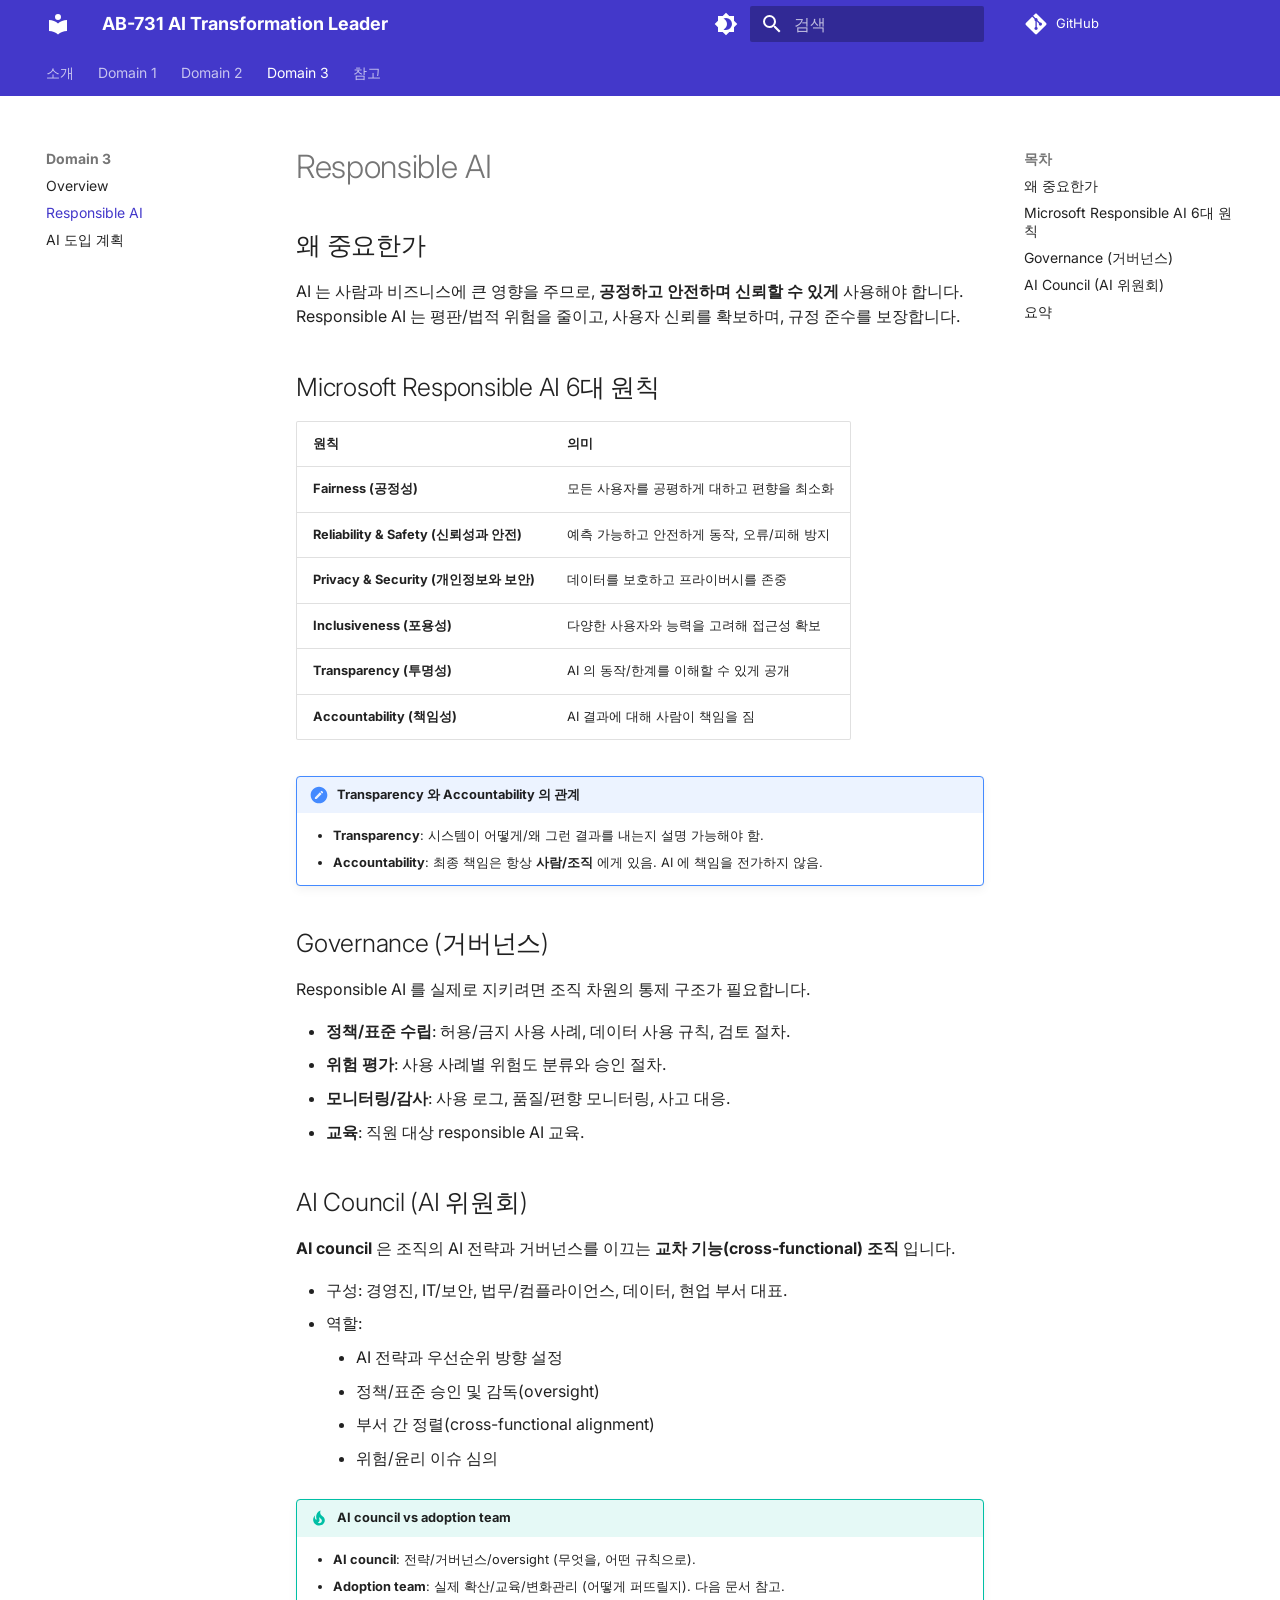
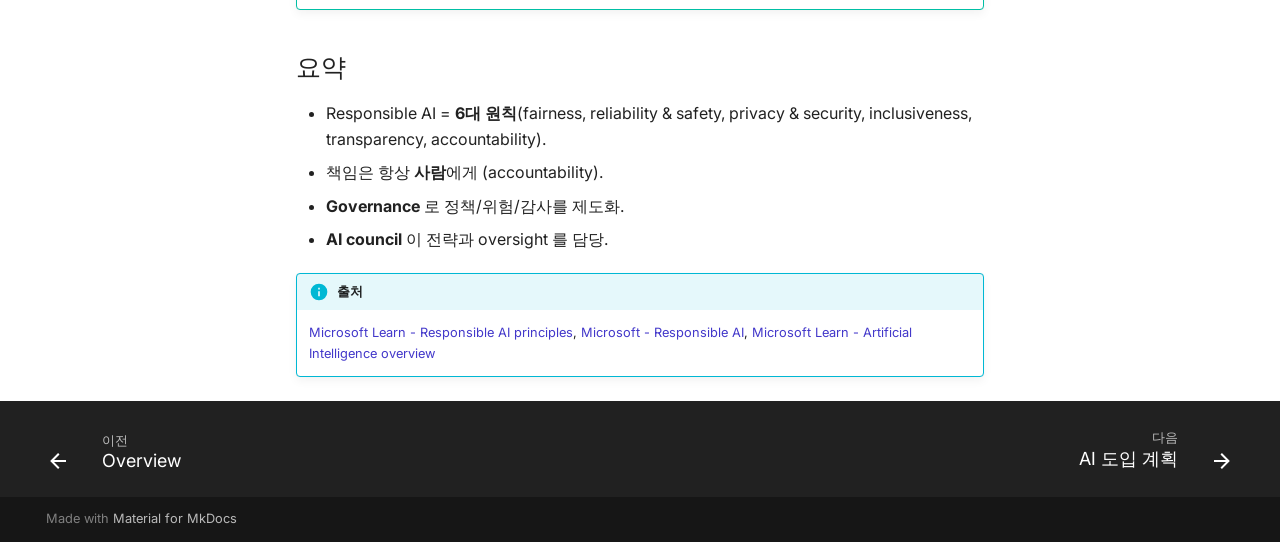
<file: domain3-implementation-adoption/01-responsible-ai/index.html>
<!doctype html>
<html lang="ko" class="no-js">
  <head>
    
      <meta charset="utf-8">
      <meta name="viewport" content="width=device-width,initial-scale=1">
      
        <meta name="description" content="AB-731 (AI Transformation Leader) 시험 대비 강의 자료">
      
      
      
        <link rel="canonical" href="https://noisonnoiton.github.io/ab-731/domain3-implementation-adoption/01-responsible-ai/">
      
      
        <link rel="prev" href="../">
      
      
        <link rel="next" href="../02-adoption/">
      
      
        
      
      
      <link rel="icon" href="../../assets/images/favicon.png">
      <meta name="generator" content="mkdocs-1.6.1, mkdocs-material-9.7.6">
    
    
      
        <title>Responsible AI - AB-731 AI Transformation Leader</title>
      
    
    
      <link rel="stylesheet" href="../../assets/stylesheets/main.484c7ddc.min.css">
      
        
        <link rel="stylesheet" href="../../assets/stylesheets/palette.ab4e12ef.min.css">
      
      


    
    
      
    
    
      
        
        
        <link rel="preconnect" href="https://fonts.gstatic.com" crossorigin>
        <link rel="stylesheet" href="https://fonts.googleapis.com/css?family=Inter:300,300i,400,400i,700,700i%7CJetBrains+Mono:400,400i,700,700i&amp;display=fallback">
        <style>:root{--md-text-font:"Inter";--md-code-font:"JetBrains Mono"}</style>
      
    
    
      <link rel="stylesheet" href="../../stylesheets/custom-colors.css">
    
    <script>__md_scope=new URL("../..",location),__md_hash=e=>[...e].reduce(((e,_)=>(e<<5)-e+_.charCodeAt(0)),0),__md_get=(e,_=localStorage,t=__md_scope)=>JSON.parse(_.getItem(t.pathname+"."+e)),__md_set=(e,_,t=localStorage,a=__md_scope)=>{try{t.setItem(a.pathname+"."+e,JSON.stringify(_))}catch(e){}}</script>
    
      

    
    
  </head>
  
  
    
    
      
    
    
    
    
    <body dir="ltr" data-md-color-scheme="default" data-md-color-primary="custom" data-md-color-accent="custom">
  
    
    <input class="md-toggle" data-md-toggle="drawer" type="checkbox" id="__drawer" autocomplete="off">
    <input class="md-toggle" data-md-toggle="search" type="checkbox" id="__search" autocomplete="off">
    <label class="md-overlay" for="__drawer"></label>
    <div data-md-component="skip">
      
        
        <a href="#responsible-ai" class="md-skip">
          콘텐츠로 이동
        </a>
      
    </div>
    <div data-md-component="announce">
      
    </div>
    
    
      

<header class="md-header" data-md-component="header">
  <nav class="md-header__inner md-grid" aria-label="상단/헤더">
    <a href="../.." title="AB-731 AI Transformation Leader" class="md-header__button md-logo" aria-label="AB-731 AI Transformation Leader" data-md-component="logo">
      
  
  <svg xmlns="http://www.w3.org/2000/svg" viewBox="0 0 24 24"><path d="M12 8a3 3 0 0 0 3-3 3 3 0 0 0-3-3 3 3 0 0 0-3 3 3 3 0 0 0 3 3m0 3.54C9.64 9.35 6.5 8 3 8v11c3.5 0 6.64 1.35 9 3.54 2.36-2.19 5.5-3.54 9-3.54V8c-3.5 0-6.64 1.35-9 3.54"/></svg>

    </a>
    <label class="md-header__button md-icon" for="__drawer">
      
      <svg xmlns="http://www.w3.org/2000/svg" viewBox="0 0 24 24"><path d="M3 6h18v2H3zm0 5h18v2H3zm0 5h18v2H3z"/></svg>
    </label>
    <div class="md-header__title" data-md-component="header-title">
      <div class="md-header__ellipsis">
        <div class="md-header__topic">
          <span class="md-ellipsis">
            AB-731 AI Transformation Leader
          </span>
        </div>
        <div class="md-header__topic" data-md-component="header-topic">
          <span class="md-ellipsis">
            
              Responsible AI
            
          </span>
        </div>
      </div>
    </div>
    
      
        <form class="md-header__option" data-md-component="palette">
  
    
    
    
    <input class="md-option" data-md-color-media="" data-md-color-scheme="default" data-md-color-primary="custom" data-md-color-accent="custom"  aria-label="다크 모드로 전환"  type="radio" name="__palette" id="__palette_0">
    
      <label class="md-header__button md-icon" title="다크 모드로 전환" for="__palette_1" hidden>
        <svg xmlns="http://www.w3.org/2000/svg" viewBox="0 0 24 24"><path d="M12 18c-.89 0-1.74-.2-2.5-.55C11.56 16.5 13 14.42 13 12s-1.44-4.5-3.5-5.45C10.26 6.2 11.11 6 12 6a6 6 0 0 1 6 6 6 6 0 0 1-6 6m8-9.31V4h-4.69L12 .69 8.69 4H4v4.69L.69 12 4 15.31V20h4.69L12 23.31 15.31 20H20v-4.69L23.31 12z"/></svg>
      </label>
    
  
    
    
    
    <input class="md-option" data-md-color-media="" data-md-color-scheme="slate" data-md-color-primary="custom" data-md-color-accent="custom"  aria-label="라이트 모드로 전환"  type="radio" name="__palette" id="__palette_1">
    
      <label class="md-header__button md-icon" title="라이트 모드로 전환" for="__palette_0" hidden>
        <svg xmlns="http://www.w3.org/2000/svg" viewBox="0 0 24 24"><path d="M12 8a4 4 0 0 0-4 4 4 4 0 0 0 4 4 4 4 0 0 0 4-4 4 4 0 0 0-4-4m0 10a6 6 0 0 1-6-6 6 6 0 0 1 6-6 6 6 0 0 1 6 6 6 6 0 0 1-6 6m8-9.31V4h-4.69L12 .69 8.69 4H4v4.69L.69 12 4 15.31V20h4.69L12 23.31 15.31 20H20v-4.69L23.31 12z"/></svg>
      </label>
    
  
</form>
      
    
    
      <script>var palette=__md_get("__palette");if(palette&&palette.color){if("(prefers-color-scheme)"===palette.color.media){var media=matchMedia("(prefers-color-scheme: light)"),input=document.querySelector(media.matches?"[data-md-color-media='(prefers-color-scheme: light)']":"[data-md-color-media='(prefers-color-scheme: dark)']");palette.color.media=input.getAttribute("data-md-color-media"),palette.color.scheme=input.getAttribute("data-md-color-scheme"),palette.color.primary=input.getAttribute("data-md-color-primary"),palette.color.accent=input.getAttribute("data-md-color-accent")}for(var[key,value]of Object.entries(palette.color))document.body.setAttribute("data-md-color-"+key,value)}</script>
    
    
    
      
      
        <label class="md-header__button md-icon" for="__search">
          
          <svg xmlns="http://www.w3.org/2000/svg" viewBox="0 0 24 24"><path d="M9.5 3A6.5 6.5 0 0 1 16 9.5c0 1.61-.59 3.09-1.56 4.23l.27.27h.79l5 5-1.5 1.5-5-5v-.79l-.27-.27A6.52 6.52 0 0 1 9.5 16 6.5 6.5 0 0 1 3 9.5 6.5 6.5 0 0 1 9.5 3m0 2C7 5 5 7 5 9.5S7 14 9.5 14 14 12 14 9.5 12 5 9.5 5"/></svg>
        </label>
        <div class="md-search" data-md-component="search" role="dialog">
  <label class="md-search__overlay" for="__search"></label>
  <div class="md-search__inner" role="search">
    <form class="md-search__form" name="search">
      <input type="text" class="md-search__input" name="query" aria-label="검색" placeholder="검색" autocapitalize="off" autocorrect="off" autocomplete="off" spellcheck="false" data-md-component="search-query" required>
      <label class="md-search__icon md-icon" for="__search">
        
        <svg xmlns="http://www.w3.org/2000/svg" viewBox="0 0 24 24"><path d="M9.5 3A6.5 6.5 0 0 1 16 9.5c0 1.61-.59 3.09-1.56 4.23l.27.27h.79l5 5-1.5 1.5-5-5v-.79l-.27-.27A6.52 6.52 0 0 1 9.5 16 6.5 6.5 0 0 1 3 9.5 6.5 6.5 0 0 1 9.5 3m0 2C7 5 5 7 5 9.5S7 14 9.5 14 14 12 14 9.5 12 5 9.5 5"/></svg>
        
        <svg xmlns="http://www.w3.org/2000/svg" viewBox="0 0 24 24"><path d="M20 11v2H8l5.5 5.5-1.42 1.42L4.16 12l7.92-7.92L13.5 5.5 8 11z"/></svg>
      </label>
      <nav class="md-search__options" aria-label="검색">
        
        <button type="reset" class="md-search__icon md-icon" title="지우기" aria-label="지우기" tabindex="-1">
          
          <svg xmlns="http://www.w3.org/2000/svg" viewBox="0 0 24 24"><path d="M19 6.41 17.59 5 12 10.59 6.41 5 5 6.41 10.59 12 5 17.59 6.41 19 12 13.41 17.59 19 19 17.59 13.41 12z"/></svg>
        </button>
      </nav>
      
        <div class="md-search__suggest" data-md-component="search-suggest"></div>
      
    </form>
    <div class="md-search__output">
      <div class="md-search__scrollwrap" tabindex="0" data-md-scrollfix>
        <div class="md-search-result" data-md-component="search-result">
          <div class="md-search-result__meta">
            검색 초기화
          </div>
          <ol class="md-search-result__list" role="presentation"></ol>
        </div>
      </div>
    </div>
  </div>
</div>
      
    
    
      <div class="md-header__source">
        <a href="https://github.com/noisonnoiton/ab-731" title="저장소로 이동" class="md-source" data-md-component="source" target="_blank" rel="noopener">
  <div class="md-source__icon md-icon">
    
    <svg xmlns="http://www.w3.org/2000/svg" viewBox="0 0 448 512"><!--! Font Awesome Free 7.1.0 by @fontawesome - https://fontawesome.com License - https://fontawesome.com/license/free (Icons: CC BY 4.0, Fonts: SIL OFL 1.1, Code: MIT License) Copyright 2025 Fonticons, Inc.--><path d="M439.6 236.1 244 40.5c-5.4-5.5-12.8-8.5-20.4-8.5s-15 3-20.4 8.4L162.5 81l51.5 51.5c27.1-9.1 52.7 16.8 43.4 43.7l49.7 49.7c34.2-11.8 61.2 31 35.5 56.7-26.5 26.5-70.2-2.9-56-37.3L240.3 199v121.9c25.3 12.5 22.3 41.8 9.1 55-6.4 6.4-15.2 10.1-24.3 10.1s-17.8-3.6-24.3-10.1c-17.6-17.6-11.1-46.9 11.2-56v-123c-20.8-8.5-24.6-30.7-18.6-45L142.6 101 8.5 235.1C3 240.6 0 247.9 0 255.5s3 15 8.5 20.4l195.6 195.7c5.4 5.4 12.7 8.4 20.4 8.4s15-3 20.4-8.4l194.7-194.7c5.4-5.4 8.4-12.8 8.4-20.4s-3-15-8.4-20.4"/></svg>
  </div>
  <div class="md-source__repository">
    GitHub
  </div>
</a>
      </div>
    
  </nav>
  
</header>
    
    <div class="md-container" data-md-component="container">
      
      
        
          
            
<nav class="md-tabs" aria-label="탭" data-md-component="tabs">
  <div class="md-grid">
    <ul class="md-tabs__list">
      
        
  
  
  
  
    
    
      <li class="md-tabs__item">
        <a href="../.." class="md-tabs__link">
          
  
  
  소개

        </a>
      </li>
    
  

      
        
  
  
  
  
    
    
      <li class="md-tabs__item">
        <a href="../../domain1-business-value/" class="md-tabs__link">
          
  
  
  Domain 1

        </a>
      </li>
    
  

      
        
  
  
  
  
    
    
      <li class="md-tabs__item">
        <a href="../../domain2-ai-apps-services/" class="md-tabs__link">
          
  
  
  Domain 2

        </a>
      </li>
    
  

      
        
  
  
  
    
  
  
    
    
      <li class="md-tabs__item md-tabs__item--active">
        <a href="../" class="md-tabs__link">
          
  
  
  Domain 3

        </a>
      </li>
    
  

      
        
  
  
  
  
    
    
      <li class="md-tabs__item">
        <a href="../../glossary/" class="md-tabs__link">
          
  
  
  참고

        </a>
      </li>
    
  

      
    </ul>
  </div>
</nav>
          
        
      
      <main class="md-main" data-md-component="main">
        <div class="md-main__inner md-grid">
          
  
    
    <div class="md-sidebar md-sidebar--primary" data-md-component="sidebar" data-md-type="navigation" >
      <div class="md-sidebar__scrollwrap">
        <div class="md-sidebar__inner">
          


  


<nav class="md-nav md-nav--primary md-nav--lifted" aria-label="네비게이션" data-md-level="0">
  <label class="md-nav__title" for="__drawer">
    <a href="../.." title="AB-731 AI Transformation Leader" class="md-nav__button md-logo" aria-label="AB-731 AI Transformation Leader" data-md-component="logo">
      
  
  <svg xmlns="http://www.w3.org/2000/svg" viewBox="0 0 24 24"><path d="M12 8a3 3 0 0 0 3-3 3 3 0 0 0-3-3 3 3 0 0 0-3 3 3 3 0 0 0 3 3m0 3.54C9.64 9.35 6.5 8 3 8v11c3.5 0 6.64 1.35 9 3.54 2.36-2.19 5.5-3.54 9-3.54V8c-3.5 0-6.64 1.35-9 3.54"/></svg>

    </a>
    AB-731 AI Transformation Leader
  </label>
  
    <div class="md-nav__source">
      <a href="https://github.com/noisonnoiton/ab-731" title="저장소로 이동" class="md-source" data-md-component="source" target="_blank" rel="noopener">
  <div class="md-source__icon md-icon">
    
    <svg xmlns="http://www.w3.org/2000/svg" viewBox="0 0 448 512"><!--! Font Awesome Free 7.1.0 by @fontawesome - https://fontawesome.com License - https://fontawesome.com/license/free (Icons: CC BY 4.0, Fonts: SIL OFL 1.1, Code: MIT License) Copyright 2025 Fonticons, Inc.--><path d="M439.6 236.1 244 40.5c-5.4-5.5-12.8-8.5-20.4-8.5s-15 3-20.4 8.4L162.5 81l51.5 51.5c27.1-9.1 52.7 16.8 43.4 43.7l49.7 49.7c34.2-11.8 61.2 31 35.5 56.7-26.5 26.5-70.2-2.9-56-37.3L240.3 199v121.9c25.3 12.5 22.3 41.8 9.1 55-6.4 6.4-15.2 10.1-24.3 10.1s-17.8-3.6-24.3-10.1c-17.6-17.6-11.1-46.9 11.2-56v-123c-20.8-8.5-24.6-30.7-18.6-45L142.6 101 8.5 235.1C3 240.6 0 247.9 0 255.5s3 15 8.5 20.4l195.6 195.7c5.4 5.4 12.7 8.4 20.4 8.4s15-3 20.4-8.4l194.7-194.7c5.4-5.4 8.4-12.8 8.4-20.4s-3-15-8.4-20.4"/></svg>
  </div>
  <div class="md-source__repository">
    GitHub
  </div>
</a>
    </div>
  
  <ul class="md-nav__list" data-md-scrollfix>
    
      
      
  
  
  
  
    
    
    
    
      
      
        
      
    
    
    <li class="md-nav__item md-nav__item--nested">
      
        
        
          
        
        <input class="md-nav__toggle md-toggle md-toggle--indeterminate" type="checkbox" id="__nav_1" >
        
          
          <label class="md-nav__link" for="__nav_1" id="__nav_1_label" tabindex="0">
            
  
  
  <span class="md-ellipsis">
    
  
    소개
  

    
  </span>
  
  

            <span class="md-nav__icon md-icon"></span>
          </label>
        
        <nav class="md-nav" data-md-level="1" aria-labelledby="__nav_1_label" aria-expanded="false">
          <label class="md-nav__title" for="__nav_1">
            <span class="md-nav__icon md-icon"></span>
            
  
    소개
  

          </label>
          <ul class="md-nav__list" data-md-scrollfix>
            
              
                
  
  
  
  
    <li class="md-nav__item">
      <a href="../.." class="md-nav__link">
        
  
  
  <span class="md-ellipsis">
    
  
    Overview
  

    
  </span>
  
  

      </a>
    </li>
  

              
            
              
                
  
  
  
  
    <li class="md-nav__item">
      <a href="../../exam/overview/" class="md-nav__link">
        
  
  
  <span class="md-ellipsis">
    
  
    시험 정보
  

    
  </span>
  
  

      </a>
    </li>
  

              
            
          </ul>
        </nav>
      
    </li>
  

    
      
      
  
  
  
  
    
    
    
    
      
      
        
      
    
    
    <li class="md-nav__item md-nav__item--nested">
      
        
        
          
        
        <input class="md-nav__toggle md-toggle md-toggle--indeterminate" type="checkbox" id="__nav_2" >
        
          
          <label class="md-nav__link" for="__nav_2" id="__nav_2_label" tabindex="0">
            
  
  
  <span class="md-ellipsis">
    
  
    Domain 1
  

    
  </span>
  
  

            <span class="md-nav__icon md-icon"></span>
          </label>
        
        <nav class="md-nav" data-md-level="1" aria-labelledby="__nav_2_label" aria-expanded="false">
          <label class="md-nav__title" for="__nav_2">
            <span class="md-nav__icon md-icon"></span>
            
  
    Domain 1
  

          </label>
          <ul class="md-nav__list" data-md-scrollfix>
            
              
                
  
  
  
  
    <li class="md-nav__item">
      <a href="../../domain1-business-value/" class="md-nav__link">
        
  
  
  <span class="md-ellipsis">
    
  
    Overview
  

    
  </span>
  
  

      </a>
    </li>
  

              
            
              
                
  
  
  
  
    <li class="md-nav__item">
      <a href="../../domain1-business-value/01-foundations/" class="md-nav__link">
        
  
  
  <span class="md-ellipsis">
    
  
    생성형 AI 기본 개념
  

    
  </span>
  
  

      </a>
    </li>
  

              
            
              
                
  
  
  
  
    <li class="md-nav__item">
      <a href="../../domain1-business-value/02-capabilities/" class="md-nav__link">
        
  
  
  <span class="md-ellipsis">
    
  
    기능과 활용 (grounding, RAG)
  

    
  </span>
  
  

      </a>
    </li>
  

              
            
          </ul>
        </nav>
      
    </li>
  

    
      
      
  
  
  
  
    
    
    
    
      
      
        
      
    
    
    <li class="md-nav__item md-nav__item--nested">
      
        
        
          
        
        <input class="md-nav__toggle md-toggle md-toggle--indeterminate" type="checkbox" id="__nav_3" >
        
          
          <label class="md-nav__link" for="__nav_3" id="__nav_3_label" tabindex="0">
            
  
  
  <span class="md-ellipsis">
    
  
    Domain 2
  

    
  </span>
  
  

            <span class="md-nav__icon md-icon"></span>
          </label>
        
        <nav class="md-nav" data-md-level="1" aria-labelledby="__nav_3_label" aria-expanded="false">
          <label class="md-nav__title" for="__nav_3">
            <span class="md-nav__icon md-icon"></span>
            
  
    Domain 2
  

          </label>
          <ul class="md-nav__list" data-md-scrollfix>
            
              
                
  
  
  
  
    <li class="md-nav__item">
      <a href="../../domain2-ai-apps-services/" class="md-nav__link">
        
  
  
  <span class="md-ellipsis">
    
  
    Overview
  

    
  </span>
  
  

      </a>
    </li>
  

              
            
              
                
  
  
  
  
    <li class="md-nav__item">
      <a href="../../domain2-ai-apps-services/01-copilot/" class="md-nav__link">
        
  
  
  <span class="md-ellipsis">
    
  
    Microsoft 365 Copilot
  

    
  </span>
  
  

      </a>
    </li>
  

              
            
              
                
  
  
  
  
    <li class="md-nav__item">
      <a href="../../domain2-ai-apps-services/02-foundry/" class="md-nav__link">
        
  
  
  <span class="md-ellipsis">
    
  
    Microsoft Foundry & Foundry Tools
  

    
  </span>
  
  

      </a>
    </li>
  

              
            
          </ul>
        </nav>
      
    </li>
  

    
      
      
  
  
    
  
  
  
    
    
    
    
      
        
        
      
      
        
      
    
    
    <li class="md-nav__item md-nav__item--active md-nav__item--section md-nav__item--nested">
      
        
        
        <input class="md-nav__toggle md-toggle " type="checkbox" id="__nav_4" checked>
        
          
          <label class="md-nav__link" for="__nav_4" id="__nav_4_label" tabindex="">
            
  
  
  <span class="md-ellipsis">
    
  
    Domain 3
  

    
  </span>
  
  

            <span class="md-nav__icon md-icon"></span>
          </label>
        
        <nav class="md-nav" data-md-level="1" aria-labelledby="__nav_4_label" aria-expanded="true">
          <label class="md-nav__title" for="__nav_4">
            <span class="md-nav__icon md-icon"></span>
            
  
    Domain 3
  

          </label>
          <ul class="md-nav__list" data-md-scrollfix>
            
              
                
  
  
  
  
    <li class="md-nav__item">
      <a href="../" class="md-nav__link">
        
  
  
  <span class="md-ellipsis">
    
  
    Overview
  

    
  </span>
  
  

      </a>
    </li>
  

              
            
              
                
  
  
    
  
  
  
    <li class="md-nav__item md-nav__item--active">
      
      <input class="md-nav__toggle md-toggle" type="checkbox" id="__toc">
      
      
        
      
      
        <label class="md-nav__link md-nav__link--active" for="__toc">
          
  
  
  <span class="md-ellipsis">
    
  
    Responsible AI
  

    
  </span>
  
  

          <span class="md-nav__icon md-icon"></span>
        </label>
      
      <a href="./" class="md-nav__link md-nav__link--active">
        
  
  
  <span class="md-ellipsis">
    
  
    Responsible AI
  

    
  </span>
  
  

      </a>
      
        

<nav class="md-nav md-nav--secondary" aria-label="목차">
  
  
  
    
  
  
    <label class="md-nav__title" for="__toc">
      <span class="md-nav__icon md-icon"></span>
      목차
    </label>
    <ul class="md-nav__list" data-md-component="toc" data-md-scrollfix>
      
        <li class="md-nav__item">
  <a href="#_1" class="md-nav__link">
    <span class="md-ellipsis">
      
        왜 중요한가
      
    </span>
  </a>
  
</li>
      
        <li class="md-nav__item">
  <a href="#microsoft-responsible-ai-6" class="md-nav__link">
    <span class="md-ellipsis">
      
        Microsoft Responsible AI 6대 원칙
      
    </span>
  </a>
  
</li>
      
        <li class="md-nav__item">
  <a href="#governance" class="md-nav__link">
    <span class="md-ellipsis">
      
        Governance (거버넌스)
      
    </span>
  </a>
  
</li>
      
        <li class="md-nav__item">
  <a href="#ai-council-ai" class="md-nav__link">
    <span class="md-ellipsis">
      
        AI Council (AI 위원회)
      
    </span>
  </a>
  
</li>
      
        <li class="md-nav__item">
  <a href="#_2" class="md-nav__link">
    <span class="md-ellipsis">
      
        요약
      
    </span>
  </a>
  
</li>
      
    </ul>
  
</nav>
      
    </li>
  

              
            
              
                
  
  
  
  
    <li class="md-nav__item">
      <a href="../02-adoption/" class="md-nav__link">
        
  
  
  <span class="md-ellipsis">
    
  
    AI 도입 계획
  

    
  </span>
  
  

      </a>
    </li>
  

              
            
          </ul>
        </nav>
      
    </li>
  

    
      
      
  
  
  
  
    
    
    
    
      
      
        
      
    
    
    <li class="md-nav__item md-nav__item--nested">
      
        
        
          
        
        <input class="md-nav__toggle md-toggle md-toggle--indeterminate" type="checkbox" id="__nav_5" >
        
          
          <label class="md-nav__link" for="__nav_5" id="__nav_5_label" tabindex="0">
            
  
  
  <span class="md-ellipsis">
    
  
    참고
  

    
  </span>
  
  

            <span class="md-nav__icon md-icon"></span>
          </label>
        
        <nav class="md-nav" data-md-level="1" aria-labelledby="__nav_5_label" aria-expanded="false">
          <label class="md-nav__title" for="__nav_5">
            <span class="md-nav__icon md-icon"></span>
            
  
    참고
  

          </label>
          <ul class="md-nav__list" data-md-scrollfix>
            
              
                
  
  
  
  
    <li class="md-nav__item">
      <a href="../../glossary/" class="md-nav__link">
        
  
  
  <span class="md-ellipsis">
    
  
    용어집
  

    
  </span>
  
  

      </a>
    </li>
  

              
            
          </ul>
        </nav>
      
    </li>
  

    
  </ul>
</nav>
        </div>
      </div>
    </div>
  

  
    
    <div class="md-sidebar md-sidebar--secondary" data-md-component="sidebar" data-md-type="toc" >
      <div class="md-sidebar__scrollwrap">
        <div class="md-sidebar__inner">
          

<nav class="md-nav md-nav--secondary" aria-label="목차">
  
  
  
    
  
  
    <label class="md-nav__title" for="__toc">
      <span class="md-nav__icon md-icon"></span>
      목차
    </label>
    <ul class="md-nav__list" data-md-component="toc" data-md-scrollfix>
      
        <li class="md-nav__item">
  <a href="#_1" class="md-nav__link">
    <span class="md-ellipsis">
      
        왜 중요한가
      
    </span>
  </a>
  
</li>
      
        <li class="md-nav__item">
  <a href="#microsoft-responsible-ai-6" class="md-nav__link">
    <span class="md-ellipsis">
      
        Microsoft Responsible AI 6대 원칙
      
    </span>
  </a>
  
</li>
      
        <li class="md-nav__item">
  <a href="#governance" class="md-nav__link">
    <span class="md-ellipsis">
      
        Governance (거버넌스)
      
    </span>
  </a>
  
</li>
      
        <li class="md-nav__item">
  <a href="#ai-council-ai" class="md-nav__link">
    <span class="md-ellipsis">
      
        AI Council (AI 위원회)
      
    </span>
  </a>
  
</li>
      
        <li class="md-nav__item">
  <a href="#_2" class="md-nav__link">
    <span class="md-ellipsis">
      
        요약
      
    </span>
  </a>
  
</li>
      
    </ul>
  
</nav>
        </div>
      </div>
    </div>
  

  <aside class="kakao-adfit-rail" aria-label="광고">
    <ins class="kakao_ad_area" style="display:none;"
      data-ad-unit="DAN-oYnyqFed1jZhUtvA"
      data-ad-width="160"
      data-ad-height="600"></ins>
  </aside>

          
            <div class="md-content" data-md-component="content">
              
                




              
              <article class="md-content__inner md-typeset">
                
                  



<h1 id="responsible-ai">Responsible AI<a class="headerlink" href="#responsible-ai" title="Permanent link">&para;</a></h1>
<h2 id="_1">왜 중요한가<a class="headerlink" href="#_1" title="Permanent link">&para;</a></h2>
<p>AI 는 사람과 비즈니스에 큰 영향을 주므로, <strong>공정하고 안전하며 신뢰할 수 있게</strong> 사용해야 합니다. Responsible AI 는 평판/법적 위험을 줄이고, 사용자 신뢰를 확보하며, 규정 준수를 보장합니다.</p>
<h2 id="microsoft-responsible-ai-6">Microsoft Responsible AI 6대 원칙<a class="headerlink" href="#microsoft-responsible-ai-6" title="Permanent link">&para;</a></h2>
<table>
<thead>
<tr>
<th>원칙</th>
<th>의미</th>
</tr>
</thead>
<tbody>
<tr>
<td><strong>Fairness (공정성)</strong></td>
<td>모든 사용자를 공평하게 대하고 편향을 최소화</td>
</tr>
<tr>
<td><strong>Reliability &amp; Safety (신뢰성과 안전)</strong></td>
<td>예측 가능하고 안전하게 동작, 오류/피해 방지</td>
</tr>
<tr>
<td><strong>Privacy &amp; Security (개인정보와 보안)</strong></td>
<td>데이터를 보호하고 프라이버시를 존중</td>
</tr>
<tr>
<td><strong>Inclusiveness (포용성)</strong></td>
<td>다양한 사용자와 능력을 고려해 접근성 확보</td>
</tr>
<tr>
<td><strong>Transparency (투명성)</strong></td>
<td>AI 의 동작/한계를 이해할 수 있게 공개</td>
</tr>
<tr>
<td><strong>Accountability (책임성)</strong></td>
<td>AI 결과에 대해 사람이 책임을 짐</td>
</tr>
</tbody>
</table>
<div class="admonition note">
<p class="admonition-title">Transparency 와 Accountability 의 관계</p>
<ul>
<li><strong>Transparency</strong>: 시스템이 어떻게/왜 그런 결과를 내는지 설명 가능해야 함.</li>
<li><strong>Accountability</strong>: 최종 책임은 항상 <strong>사람/조직</strong> 에게 있음. AI 에 책임을 전가하지 않음.</li>
</ul>
</div>
<h2 id="governance">Governance (거버넌스)<a class="headerlink" href="#governance" title="Permanent link">&para;</a></h2>
<p>Responsible AI 를 실제로 지키려면 조직 차원의 통제 구조가 필요합니다.</p>
<ul>
<li><strong>정책/표준 수립</strong>: 허용/금지 사용 사례, 데이터 사용 규칙, 검토 절차.</li>
<li><strong>위험 평가</strong>: 사용 사례별 위험도 분류와 승인 절차.</li>
<li><strong>모니터링/감사</strong>: 사용 로그, 품질/편향 모니터링, 사고 대응.</li>
<li><strong>교육</strong>: 직원 대상 responsible AI 교육.</li>
</ul>
<h2 id="ai-council-ai">AI Council (AI 위원회)<a class="headerlink" href="#ai-council-ai" title="Permanent link">&para;</a></h2>
<p><strong>AI council</strong> 은 조직의 AI 전략과 거버넌스를 이끄는 <strong>교차 기능(cross-functional) 조직</strong> 입니다.</p>
<ul>
<li>구성: 경영진, IT/보안, 법무/컴플라이언스, 데이터, 현업 부서 대표.</li>
<li>역할:<ul>
<li>AI 전략과 우선순위 방향 설정</li>
<li>정책/표준 승인 및 감독(oversight)</li>
<li>부서 간 정렬(cross-functional alignment)</li>
<li>위험/윤리 이슈 심의</li>
</ul>
</li>
</ul>
<div class="admonition tip">
<p class="admonition-title">AI council vs adoption team</p>
<ul>
<li><strong>AI council</strong>: 전략/거버넌스/oversight (무엇을, 어떤 규칙으로).</li>
<li><strong>Adoption team</strong>: 실제 확산/교육/변화관리 (어떻게 퍼뜨릴지). 다음 문서 참고.</li>
</ul>
</div>
<h2 id="_2">요약<a class="headerlink" href="#_2" title="Permanent link">&para;</a></h2>
<ul>
<li>Responsible AI = <strong>6대 원칙</strong>(fairness, reliability &amp; safety, privacy &amp; security, inclusiveness, transparency, accountability).</li>
<li>책임은 항상 <strong>사람</strong>에게 (accountability).</li>
<li><strong>Governance</strong> 로 정책/위험/감사를 제도화.</li>
<li><strong>AI council</strong> 이 전략과 oversight 를 담당.</li>
</ul>
<div class="admonition info">
<p class="admonition-title">출처</p>
<p><a href="https://learn.microsoft.com/en-us/azure/machine-learning/concept-responsible-ai" target="_blank" rel="noopener">Microsoft Learn - Responsible AI principles</a>, <a href="https://www.microsoft.com/en-us/ai/responsible-ai" target="_blank" rel="noopener">Microsoft - Responsible AI</a>, <a href="https://learn.microsoft.com/en-us/compliance/assurance/assurance-artificial-intelligence" target="_blank" rel="noopener">Microsoft Learn - Artificial Intelligence overview</a></p>
</div>












                
              </article>
            </div>
          
          
<script>var target=document.getElementById(location.hash.slice(1));target&&target.name&&(target.checked=target.name.startsWith("__tabbed_"))</script>
        </div>
        
          <button type="button" class="md-top md-icon" data-md-component="top" hidden>
  
  <svg xmlns="http://www.w3.org/2000/svg" viewBox="0 0 24 24"><path d="M13 20h-2V8l-5.5 5.5-1.42-1.42L12 4.16l7.92 7.92-1.42 1.42L13 8z"/></svg>
  맨위로
</button>
        
      </main>
      
  
        <footer class="md-footer">
  
    
      
      <nav class="md-footer__inner md-grid" aria-label="하단/푸터" >
        
          
          <a href="../" class="md-footer__link md-footer__link--prev" aria-label="이전: Overview">
            <div class="md-footer__button md-icon">
              
              <svg xmlns="http://www.w3.org/2000/svg" viewBox="0 0 24 24"><path d="M20 11v2H8l5.5 5.5-1.42 1.42L4.16 12l7.92-7.92L13.5 5.5 8 11z"/></svg>
            </div>
            <div class="md-footer__title">
              <span class="md-footer__direction">
                이전
              </span>
              <div class="md-ellipsis">
                Overview
              </div>
            </div>
          </a>
        
        
          
          <a href="../02-adoption/" class="md-footer__link md-footer__link--next" aria-label="다음: AI 도입 계획">
            <div class="md-footer__title">
              <span class="md-footer__direction">
                다음
              </span>
              <div class="md-ellipsis">
                AI 도입 계획
              </div>
            </div>
            <div class="md-footer__button md-icon">
              
              <svg xmlns="http://www.w3.org/2000/svg" viewBox="0 0 24 24"><path d="M4 11v2h12l-5.5 5.5 1.42 1.42L19.84 12l-7.92-7.92L10.5 5.5 16 11z"/></svg>
            </div>
          </a>
        
      </nav>
    
  
  <div class="md-footer-meta md-typeset">
    <div class="md-footer-meta__inner md-grid">
      <div class="md-copyright">
  
  
    Made with
    <a href="https://squidfunk.github.io/mkdocs-material/" target="_blank" rel="noopener">
      Material for MkDocs
    </a>
  
</div>
      
    </div>
  </div>
</footer>
      
  <div class="kakao-adfit-mobile" aria-label="광고">
    <ins class="kakao_ad_area" style="display:none;"
      data-ad-unit="DAN-zHXbzhtivpd6MTA0"
      data-ad-width="250"
      data-ad-height="250"></ins>
  </div>

    </div>
    <div class="md-dialog" data-md-component="dialog">
      <div class="md-dialog__inner md-typeset"></div>
    </div>
    
    
    
      
      
      <script id="__config" type="application/json">{"annotate": null, "base": "../..", "features": ["navigation.tabs", "navigation.sections", "navigation.expand", "navigation.path", "navigation.top", "navigation.footer", "toc.follow", "header.autohide", "content.code.copy", "content.tooltips", "search.suggest", "search.highlight"], "search": "../../assets/javascripts/workers/search.2c215733.min.js", "tags": null, "translations": {"clipboard.copied": "\ud074\ub9bd\ubcf4\ub4dc\uc5d0 \ubcf5\uc0ac\ub428", "clipboard.copy": "\ud074\ub9bd\ubcf4\ub4dc\ub85c \ubcf5\uc0ac", "search.result.more.one": "\uc774 \ubb38\uc11c\uc5d0\uc11c 1\uac1c\uc758 \uac80\uc0c9 \uacb0\uacfc \ub354 \ubcf4\uae30", "search.result.more.other": "\uc774 \ubb38\uc11c\uc5d0\uc11c #\uac1c\uc758 \uac80\uc0c9 \uacb0\uacfc \ub354 \ubcf4\uae30", "search.result.none": "\uac80\uc0c9\uc5b4\uc640 \uc77c\uce58\ud558\ub294 \ubb38\uc11c\uac00 \uc5c6\uc2b5\ub2c8\ub2e4", "search.result.one": "1\uac1c\uc758 \uc77c\uce58\ud558\ub294 \ubb38\uc11c", "search.result.other": "#\uac1c\uc758 \uc77c\uce58\ud558\ub294 \ubb38\uc11c", "search.result.placeholder": "\uac80\uc0c9\uc5b4\ub97c \uc785\ub825\ud558\uc138\uc694", "search.result.term.missing": "\ud3ec\ud568\ub418\uc9c0 \uc54a\uc740 \uac80\uc0c9\uc5b4", "select.version": "\ubc84\uc804 \uc120\ud0dd"}, "version": null}</script>
    
    
  
      <script src="../../assets/javascripts/bundle.79ae519e.min.js"></script>
      
    
  <script src="//t1.kakaocdn.net/kas/static/ba.min.js" async></script>

  </body>
</html>
</file>
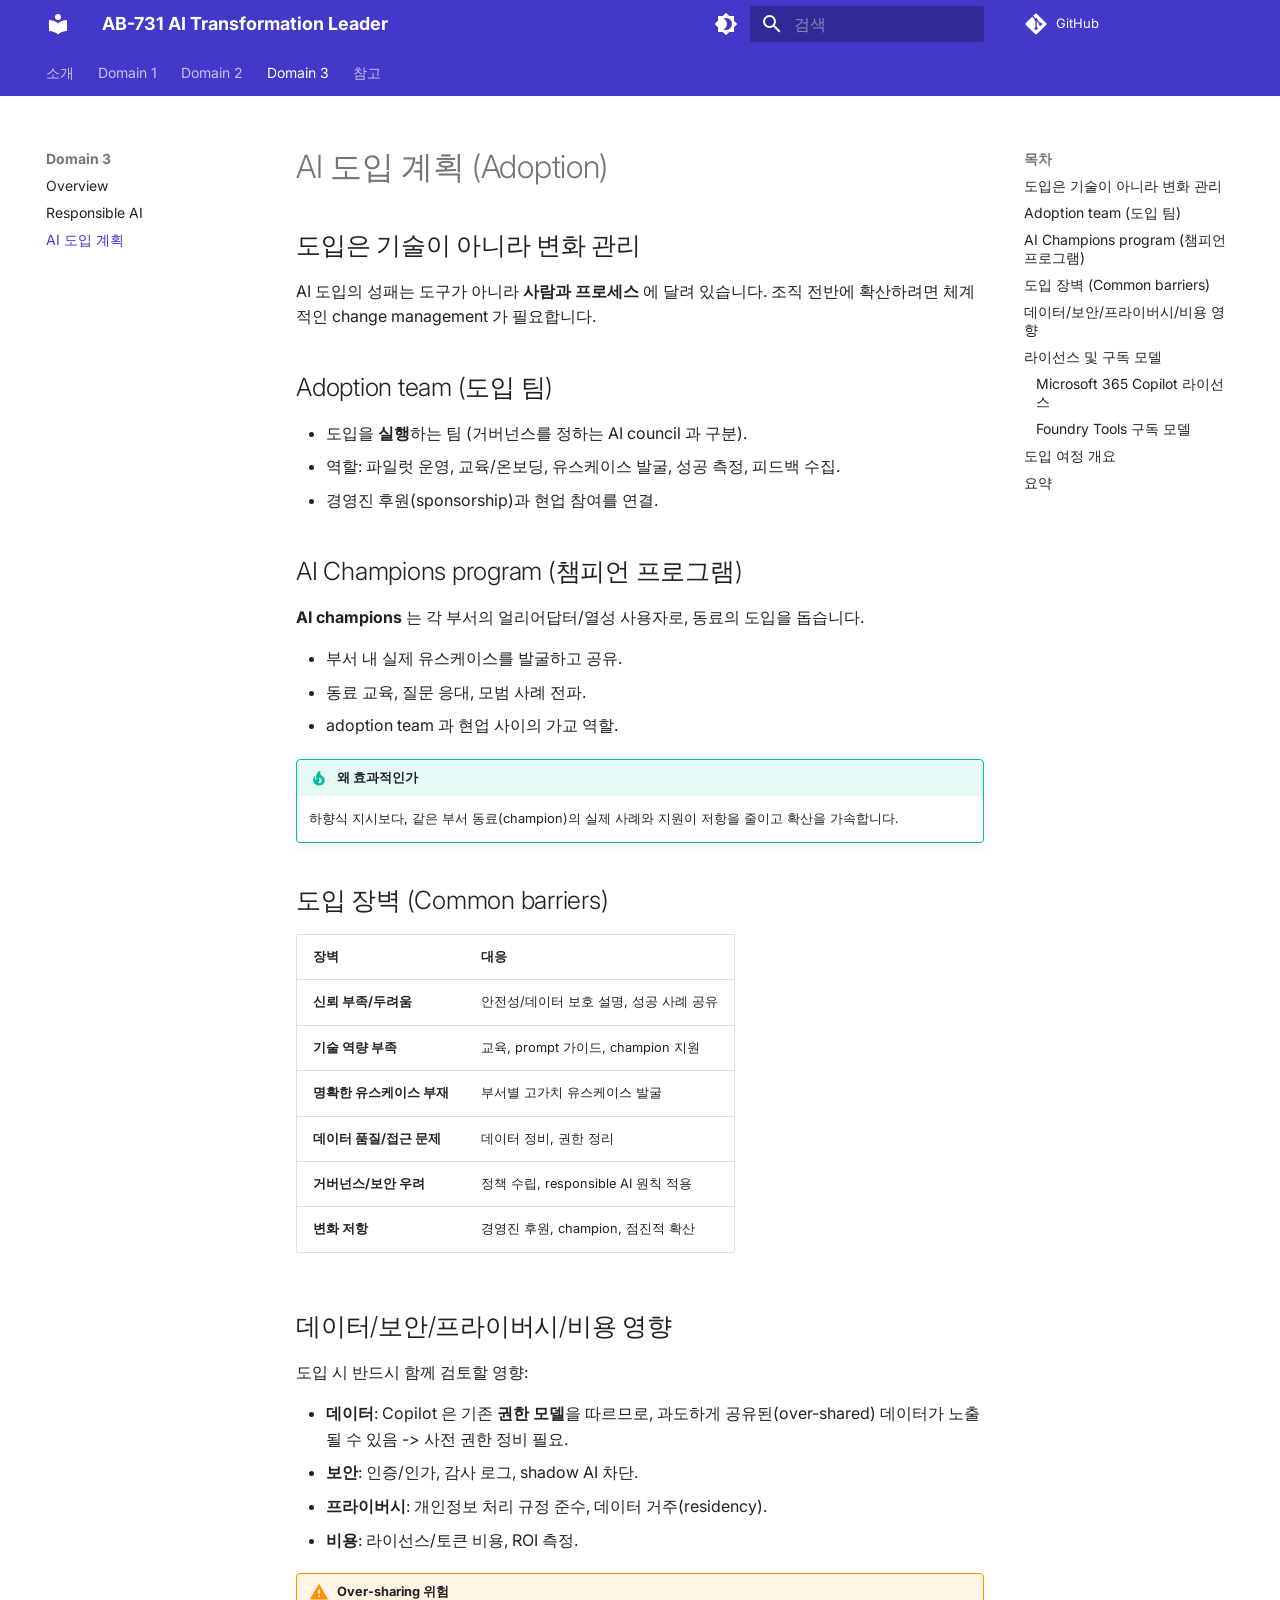
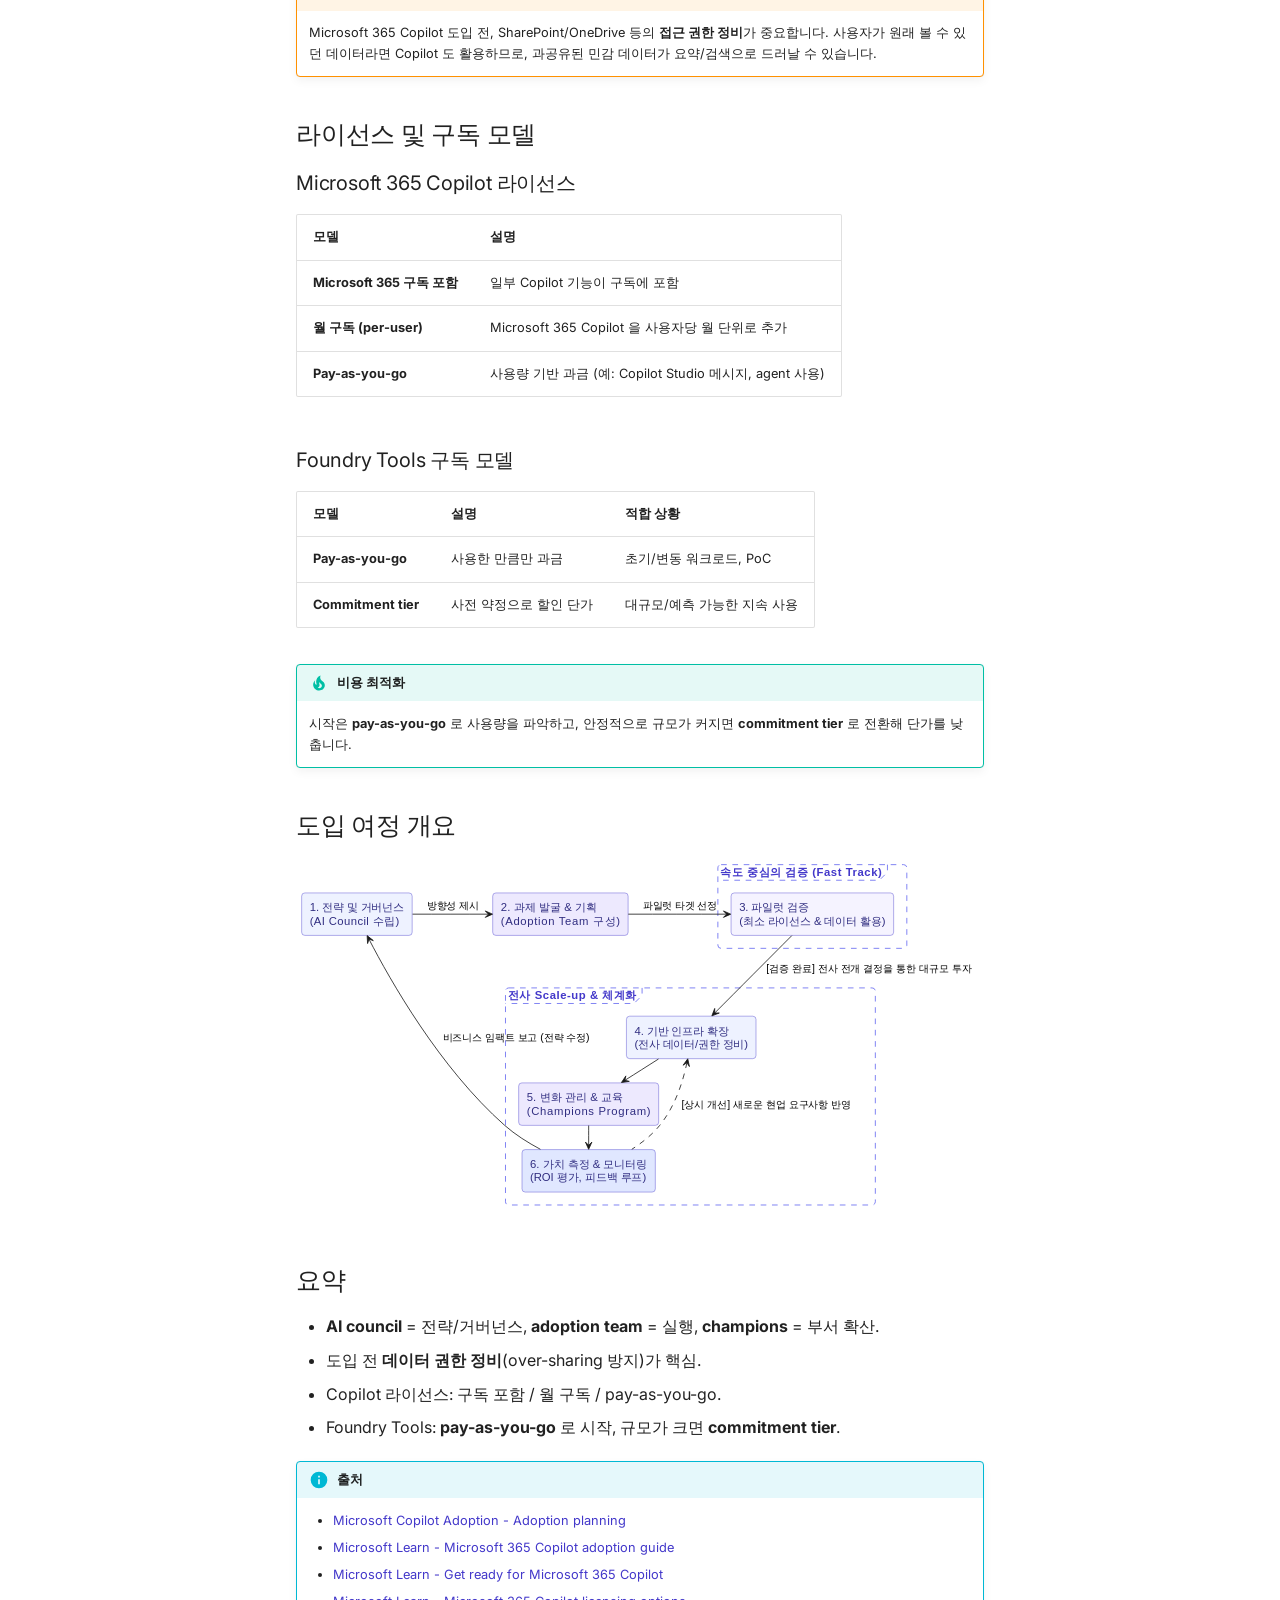
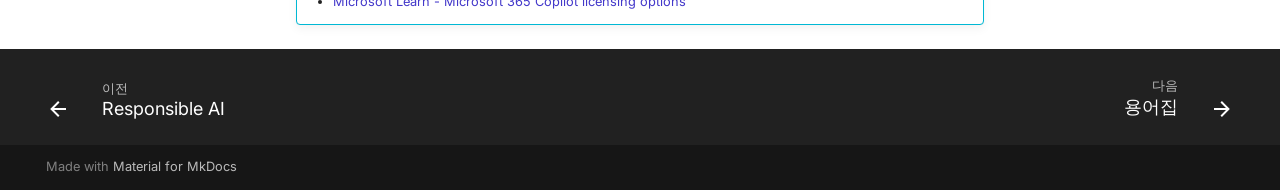
<file: domain3-implementation-adoption/02-adoption/index.html>
<!doctype html>
<html lang="ko" class="no-js">
  <head>
    
      <meta charset="utf-8">
      <meta name="viewport" content="width=device-width,initial-scale=1">
      
        <meta name="description" content="AB-731 (AI Transformation Leader) 시험 대비 강의 자료">
      
      
      
        <link rel="canonical" href="https://noisonnoiton.github.io/ab-731/domain3-implementation-adoption/02-adoption/">
      
      
        <link rel="prev" href="../01-responsible-ai/">
      
      
        <link rel="next" href="../../glossary/">
      
      
        
      
      
      <link rel="icon" href="../../assets/images/favicon.png">
      <meta name="generator" content="mkdocs-1.6.1, mkdocs-material-9.7.6">
    
    
      
        <title>AI 도입 계획 - AB-731 AI Transformation Leader</title>
      
    
    
      <link rel="stylesheet" href="../../assets/stylesheets/main.484c7ddc.min.css">
      
        
        <link rel="stylesheet" href="../../assets/stylesheets/palette.ab4e12ef.min.css">
      
      


    
    
      
    
    
      
        
        
        <link rel="preconnect" href="https://fonts.gstatic.com" crossorigin>
        <link rel="stylesheet" href="https://fonts.googleapis.com/css?family=Inter:300,300i,400,400i,700,700i%7CJetBrains+Mono:400,400i,700,700i&amp;display=fallback">
        <style>:root{--md-text-font:"Inter";--md-code-font:"JetBrains Mono"}</style>
      
    
    
      <link rel="stylesheet" href="../../stylesheets/custom-colors.css">
    
    <script>__md_scope=new URL("../..",location),__md_hash=e=>[...e].reduce(((e,_)=>(e<<5)-e+_.charCodeAt(0)),0),__md_get=(e,_=localStorage,t=__md_scope)=>JSON.parse(_.getItem(t.pathname+"."+e)),__md_set=(e,_,t=localStorage,a=__md_scope)=>{try{t.setItem(a.pathname+"."+e,JSON.stringify(_))}catch(e){}}</script>
    
      

    
    
  </head>
  
  
    
    
      
    
    
    
    
    <body dir="ltr" data-md-color-scheme="default" data-md-color-primary="custom" data-md-color-accent="custom">
  
    
    <input class="md-toggle" data-md-toggle="drawer" type="checkbox" id="__drawer" autocomplete="off">
    <input class="md-toggle" data-md-toggle="search" type="checkbox" id="__search" autocomplete="off">
    <label class="md-overlay" for="__drawer"></label>
    <div data-md-component="skip">
      
        
        <a href="#ai-adoption" class="md-skip">
          콘텐츠로 이동
        </a>
      
    </div>
    <div data-md-component="announce">
      
    </div>
    
    
      

<header class="md-header" data-md-component="header">
  <nav class="md-header__inner md-grid" aria-label="상단/헤더">
    <a href="../.." title="AB-731 AI Transformation Leader" class="md-header__button md-logo" aria-label="AB-731 AI Transformation Leader" data-md-component="logo">
      
  
  <svg xmlns="http://www.w3.org/2000/svg" viewBox="0 0 24 24"><path d="M12 8a3 3 0 0 0 3-3 3 3 0 0 0-3-3 3 3 0 0 0-3 3 3 3 0 0 0 3 3m0 3.54C9.64 9.35 6.5 8 3 8v11c3.5 0 6.64 1.35 9 3.54 2.36-2.19 5.5-3.54 9-3.54V8c-3.5 0-6.64 1.35-9 3.54"/></svg>

    </a>
    <label class="md-header__button md-icon" for="__drawer">
      
      <svg xmlns="http://www.w3.org/2000/svg" viewBox="0 0 24 24"><path d="M3 6h18v2H3zm0 5h18v2H3zm0 5h18v2H3z"/></svg>
    </label>
    <div class="md-header__title" data-md-component="header-title">
      <div class="md-header__ellipsis">
        <div class="md-header__topic">
          <span class="md-ellipsis">
            AB-731 AI Transformation Leader
          </span>
        </div>
        <div class="md-header__topic" data-md-component="header-topic">
          <span class="md-ellipsis">
            
              AI 도입 계획
            
          </span>
        </div>
      </div>
    </div>
    
      
        <form class="md-header__option" data-md-component="palette">
  
    
    
    
    <input class="md-option" data-md-color-media="" data-md-color-scheme="default" data-md-color-primary="custom" data-md-color-accent="custom"  aria-label="다크 모드로 전환"  type="radio" name="__palette" id="__palette_0">
    
      <label class="md-header__button md-icon" title="다크 모드로 전환" for="__palette_1" hidden>
        <svg xmlns="http://www.w3.org/2000/svg" viewBox="0 0 24 24"><path d="M12 18c-.89 0-1.74-.2-2.5-.55C11.56 16.5 13 14.42 13 12s-1.44-4.5-3.5-5.45C10.26 6.2 11.11 6 12 6a6 6 0 0 1 6 6 6 6 0 0 1-6 6m8-9.31V4h-4.69L12 .69 8.69 4H4v4.69L.69 12 4 15.31V20h4.69L12 23.31 15.31 20H20v-4.69L23.31 12z"/></svg>
      </label>
    
  
    
    
    
    <input class="md-option" data-md-color-media="" data-md-color-scheme="slate" data-md-color-primary="custom" data-md-color-accent="custom"  aria-label="라이트 모드로 전환"  type="radio" name="__palette" id="__palette_1">
    
      <label class="md-header__button md-icon" title="라이트 모드로 전환" for="__palette_0" hidden>
        <svg xmlns="http://www.w3.org/2000/svg" viewBox="0 0 24 24"><path d="M12 8a4 4 0 0 0-4 4 4 4 0 0 0 4 4 4 4 0 0 0 4-4 4 4 0 0 0-4-4m0 10a6 6 0 0 1-6-6 6 6 0 0 1 6-6 6 6 0 0 1 6 6 6 6 0 0 1-6 6m8-9.31V4h-4.69L12 .69 8.69 4H4v4.69L.69 12 4 15.31V20h4.69L12 23.31 15.31 20H20v-4.69L23.31 12z"/></svg>
      </label>
    
  
</form>
      
    
    
      <script>var palette=__md_get("__palette");if(palette&&palette.color){if("(prefers-color-scheme)"===palette.color.media){var media=matchMedia("(prefers-color-scheme: light)"),input=document.querySelector(media.matches?"[data-md-color-media='(prefers-color-scheme: light)']":"[data-md-color-media='(prefers-color-scheme: dark)']");palette.color.media=input.getAttribute("data-md-color-media"),palette.color.scheme=input.getAttribute("data-md-color-scheme"),palette.color.primary=input.getAttribute("data-md-color-primary"),palette.color.accent=input.getAttribute("data-md-color-accent")}for(var[key,value]of Object.entries(palette.color))document.body.setAttribute("data-md-color-"+key,value)}</script>
    
    
    
      
      
        <label class="md-header__button md-icon" for="__search">
          
          <svg xmlns="http://www.w3.org/2000/svg" viewBox="0 0 24 24"><path d="M9.5 3A6.5 6.5 0 0 1 16 9.5c0 1.61-.59 3.09-1.56 4.23l.27.27h.79l5 5-1.5 1.5-5-5v-.79l-.27-.27A6.52 6.52 0 0 1 9.5 16 6.5 6.5 0 0 1 3 9.5 6.5 6.5 0 0 1 9.5 3m0 2C7 5 5 7 5 9.5S7 14 9.5 14 14 12 14 9.5 12 5 9.5 5"/></svg>
        </label>
        <div class="md-search" data-md-component="search" role="dialog">
  <label class="md-search__overlay" for="__search"></label>
  <div class="md-search__inner" role="search">
    <form class="md-search__form" name="search">
      <input type="text" class="md-search__input" name="query" aria-label="검색" placeholder="검색" autocapitalize="off" autocorrect="off" autocomplete="off" spellcheck="false" data-md-component="search-query" required>
      <label class="md-search__icon md-icon" for="__search">
        
        <svg xmlns="http://www.w3.org/2000/svg" viewBox="0 0 24 24"><path d="M9.5 3A6.5 6.5 0 0 1 16 9.5c0 1.61-.59 3.09-1.56 4.23l.27.27h.79l5 5-1.5 1.5-5-5v-.79l-.27-.27A6.52 6.52 0 0 1 9.5 16 6.5 6.5 0 0 1 3 9.5 6.5 6.5 0 0 1 9.5 3m0 2C7 5 5 7 5 9.5S7 14 9.5 14 14 12 14 9.5 12 5 9.5 5"/></svg>
        
        <svg xmlns="http://www.w3.org/2000/svg" viewBox="0 0 24 24"><path d="M20 11v2H8l5.5 5.5-1.42 1.42L4.16 12l7.92-7.92L13.5 5.5 8 11z"/></svg>
      </label>
      <nav class="md-search__options" aria-label="검색">
        
        <button type="reset" class="md-search__icon md-icon" title="지우기" aria-label="지우기" tabindex="-1">
          
          <svg xmlns="http://www.w3.org/2000/svg" viewBox="0 0 24 24"><path d="M19 6.41 17.59 5 12 10.59 6.41 5 5 6.41 10.59 12 5 17.59 6.41 19 12 13.41 17.59 19 19 17.59 13.41 12z"/></svg>
        </button>
      </nav>
      
        <div class="md-search__suggest" data-md-component="search-suggest"></div>
      
    </form>
    <div class="md-search__output">
      <div class="md-search__scrollwrap" tabindex="0" data-md-scrollfix>
        <div class="md-search-result" data-md-component="search-result">
          <div class="md-search-result__meta">
            검색 초기화
          </div>
          <ol class="md-search-result__list" role="presentation"></ol>
        </div>
      </div>
    </div>
  </div>
</div>
      
    
    
      <div class="md-header__source">
        <a href="https://github.com/noisonnoiton/ab-731" title="저장소로 이동" class="md-source" data-md-component="source" target="_blank" rel="noopener">
  <div class="md-source__icon md-icon">
    
    <svg xmlns="http://www.w3.org/2000/svg" viewBox="0 0 448 512"><!--! Font Awesome Free 7.1.0 by @fontawesome - https://fontawesome.com License - https://fontawesome.com/license/free (Icons: CC BY 4.0, Fonts: SIL OFL 1.1, Code: MIT License) Copyright 2025 Fonticons, Inc.--><path d="M439.6 236.1 244 40.5c-5.4-5.5-12.8-8.5-20.4-8.5s-15 3-20.4 8.4L162.5 81l51.5 51.5c27.1-9.1 52.7 16.8 43.4 43.7l49.7 49.7c34.2-11.8 61.2 31 35.5 56.7-26.5 26.5-70.2-2.9-56-37.3L240.3 199v121.9c25.3 12.5 22.3 41.8 9.1 55-6.4 6.4-15.2 10.1-24.3 10.1s-17.8-3.6-24.3-10.1c-17.6-17.6-11.1-46.9 11.2-56v-123c-20.8-8.5-24.6-30.7-18.6-45L142.6 101 8.5 235.1C3 240.6 0 247.9 0 255.5s3 15 8.5 20.4l195.6 195.7c5.4 5.4 12.7 8.4 20.4 8.4s15-3 20.4-8.4l194.7-194.7c5.4-5.4 8.4-12.8 8.4-20.4s-3-15-8.4-20.4"/></svg>
  </div>
  <div class="md-source__repository">
    GitHub
  </div>
</a>
      </div>
    
  </nav>
  
</header>
    
    <div class="md-container" data-md-component="container">
      
      
        
          
            
<nav class="md-tabs" aria-label="탭" data-md-component="tabs">
  <div class="md-grid">
    <ul class="md-tabs__list">
      
        
  
  
  
  
    
    
      <li class="md-tabs__item">
        <a href="../.." class="md-tabs__link">
          
  
  
  소개

        </a>
      </li>
    
  

      
        
  
  
  
  
    
    
      <li class="md-tabs__item">
        <a href="../../domain1-business-value/" class="md-tabs__link">
          
  
  
  Domain 1

        </a>
      </li>
    
  

      
        
  
  
  
  
    
    
      <li class="md-tabs__item">
        <a href="../../domain2-ai-apps-services/" class="md-tabs__link">
          
  
  
  Domain 2

        </a>
      </li>
    
  

      
        
  
  
  
    
  
  
    
    
      <li class="md-tabs__item md-tabs__item--active">
        <a href="../" class="md-tabs__link">
          
  
  
  Domain 3

        </a>
      </li>
    
  

      
        
  
  
  
  
    
    
      <li class="md-tabs__item">
        <a href="../../glossary/" class="md-tabs__link">
          
  
  
  참고

        </a>
      </li>
    
  

      
    </ul>
  </div>
</nav>
          
        
      
      <main class="md-main" data-md-component="main">
        <div class="md-main__inner md-grid">
          
  
    
    <div class="md-sidebar md-sidebar--primary" data-md-component="sidebar" data-md-type="navigation" >
      <div class="md-sidebar__scrollwrap">
        <div class="md-sidebar__inner">
          


  


<nav class="md-nav md-nav--primary md-nav--lifted" aria-label="네비게이션" data-md-level="0">
  <label class="md-nav__title" for="__drawer">
    <a href="../.." title="AB-731 AI Transformation Leader" class="md-nav__button md-logo" aria-label="AB-731 AI Transformation Leader" data-md-component="logo">
      
  
  <svg xmlns="http://www.w3.org/2000/svg" viewBox="0 0 24 24"><path d="M12 8a3 3 0 0 0 3-3 3 3 0 0 0-3-3 3 3 0 0 0-3 3 3 3 0 0 0 3 3m0 3.54C9.64 9.35 6.5 8 3 8v11c3.5 0 6.64 1.35 9 3.54 2.36-2.19 5.5-3.54 9-3.54V8c-3.5 0-6.64 1.35-9 3.54"/></svg>

    </a>
    AB-731 AI Transformation Leader
  </label>
  
    <div class="md-nav__source">
      <a href="https://github.com/noisonnoiton/ab-731" title="저장소로 이동" class="md-source" data-md-component="source" target="_blank" rel="noopener">
  <div class="md-source__icon md-icon">
    
    <svg xmlns="http://www.w3.org/2000/svg" viewBox="0 0 448 512"><!--! Font Awesome Free 7.1.0 by @fontawesome - https://fontawesome.com License - https://fontawesome.com/license/free (Icons: CC BY 4.0, Fonts: SIL OFL 1.1, Code: MIT License) Copyright 2025 Fonticons, Inc.--><path d="M439.6 236.1 244 40.5c-5.4-5.5-12.8-8.5-20.4-8.5s-15 3-20.4 8.4L162.5 81l51.5 51.5c27.1-9.1 52.7 16.8 43.4 43.7l49.7 49.7c34.2-11.8 61.2 31 35.5 56.7-26.5 26.5-70.2-2.9-56-37.3L240.3 199v121.9c25.3 12.5 22.3 41.8 9.1 55-6.4 6.4-15.2 10.1-24.3 10.1s-17.8-3.6-24.3-10.1c-17.6-17.6-11.1-46.9 11.2-56v-123c-20.8-8.5-24.6-30.7-18.6-45L142.6 101 8.5 235.1C3 240.6 0 247.9 0 255.5s3 15 8.5 20.4l195.6 195.7c5.4 5.4 12.7 8.4 20.4 8.4s15-3 20.4-8.4l194.7-194.7c5.4-5.4 8.4-12.8 8.4-20.4s-3-15-8.4-20.4"/></svg>
  </div>
  <div class="md-source__repository">
    GitHub
  </div>
</a>
    </div>
  
  <ul class="md-nav__list" data-md-scrollfix>
    
      
      
  
  
  
  
    
    
    
    
      
      
        
      
    
    
    <li class="md-nav__item md-nav__item--nested">
      
        
        
          
        
        <input class="md-nav__toggle md-toggle md-toggle--indeterminate" type="checkbox" id="__nav_1" >
        
          
          <label class="md-nav__link" for="__nav_1" id="__nav_1_label" tabindex="0">
            
  
  
  <span class="md-ellipsis">
    
  
    소개
  

    
  </span>
  
  

            <span class="md-nav__icon md-icon"></span>
          </label>
        
        <nav class="md-nav" data-md-level="1" aria-labelledby="__nav_1_label" aria-expanded="false">
          <label class="md-nav__title" for="__nav_1">
            <span class="md-nav__icon md-icon"></span>
            
  
    소개
  

          </label>
          <ul class="md-nav__list" data-md-scrollfix>
            
              
                
  
  
  
  
    <li class="md-nav__item">
      <a href="../.." class="md-nav__link">
        
  
  
  <span class="md-ellipsis">
    
  
    Overview
  

    
  </span>
  
  

      </a>
    </li>
  

              
            
              
                
  
  
  
  
    <li class="md-nav__item">
      <a href="../../exam/overview/" class="md-nav__link">
        
  
  
  <span class="md-ellipsis">
    
  
    시험 정보
  

    
  </span>
  
  

      </a>
    </li>
  

              
            
          </ul>
        </nav>
      
    </li>
  

    
      
      
  
  
  
  
    
    
    
    
      
      
        
      
    
    
    <li class="md-nav__item md-nav__item--nested">
      
        
        
          
        
        <input class="md-nav__toggle md-toggle md-toggle--indeterminate" type="checkbox" id="__nav_2" >
        
          
          <label class="md-nav__link" for="__nav_2" id="__nav_2_label" tabindex="0">
            
  
  
  <span class="md-ellipsis">
    
  
    Domain 1
  

    
  </span>
  
  

            <span class="md-nav__icon md-icon"></span>
          </label>
        
        <nav class="md-nav" data-md-level="1" aria-labelledby="__nav_2_label" aria-expanded="false">
          <label class="md-nav__title" for="__nav_2">
            <span class="md-nav__icon md-icon"></span>
            
  
    Domain 1
  

          </label>
          <ul class="md-nav__list" data-md-scrollfix>
            
              
                
  
  
  
  
    <li class="md-nav__item">
      <a href="../../domain1-business-value/" class="md-nav__link">
        
  
  
  <span class="md-ellipsis">
    
  
    Overview
  

    
  </span>
  
  

      </a>
    </li>
  

              
            
              
                
  
  
  
  
    <li class="md-nav__item">
      <a href="../../domain1-business-value/01-foundations/" class="md-nav__link">
        
  
  
  <span class="md-ellipsis">
    
  
    생성형 AI 기본 개념
  

    
  </span>
  
  

      </a>
    </li>
  

              
            
              
                
  
  
  
  
    <li class="md-nav__item">
      <a href="../../domain1-business-value/02-capabilities/" class="md-nav__link">
        
  
  
  <span class="md-ellipsis">
    
  
    기능과 활용 (grounding, RAG)
  

    
  </span>
  
  

      </a>
    </li>
  

              
            
          </ul>
        </nav>
      
    </li>
  

    
      
      
  
  
  
  
    
    
    
    
      
      
        
      
    
    
    <li class="md-nav__item md-nav__item--nested">
      
        
        
          
        
        <input class="md-nav__toggle md-toggle md-toggle--indeterminate" type="checkbox" id="__nav_3" >
        
          
          <label class="md-nav__link" for="__nav_3" id="__nav_3_label" tabindex="0">
            
  
  
  <span class="md-ellipsis">
    
  
    Domain 2
  

    
  </span>
  
  

            <span class="md-nav__icon md-icon"></span>
          </label>
        
        <nav class="md-nav" data-md-level="1" aria-labelledby="__nav_3_label" aria-expanded="false">
          <label class="md-nav__title" for="__nav_3">
            <span class="md-nav__icon md-icon"></span>
            
  
    Domain 2
  

          </label>
          <ul class="md-nav__list" data-md-scrollfix>
            
              
                
  
  
  
  
    <li class="md-nav__item">
      <a href="../../domain2-ai-apps-services/" class="md-nav__link">
        
  
  
  <span class="md-ellipsis">
    
  
    Overview
  

    
  </span>
  
  

      </a>
    </li>
  

              
            
              
                
  
  
  
  
    <li class="md-nav__item">
      <a href="../../domain2-ai-apps-services/01-copilot/" class="md-nav__link">
        
  
  
  <span class="md-ellipsis">
    
  
    Microsoft 365 Copilot
  

    
  </span>
  
  

      </a>
    </li>
  

              
            
              
                
  
  
  
  
    <li class="md-nav__item">
      <a href="../../domain2-ai-apps-services/02-foundry/" class="md-nav__link">
        
  
  
  <span class="md-ellipsis">
    
  
    Microsoft Foundry & Foundry Tools
  

    
  </span>
  
  

      </a>
    </li>
  

              
            
          </ul>
        </nav>
      
    </li>
  

    
      
      
  
  
    
  
  
  
    
    
    
    
      
        
        
      
      
        
      
    
    
    <li class="md-nav__item md-nav__item--active md-nav__item--section md-nav__item--nested">
      
        
        
        <input class="md-nav__toggle md-toggle " type="checkbox" id="__nav_4" checked>
        
          
          <label class="md-nav__link" for="__nav_4" id="__nav_4_label" tabindex="">
            
  
  
  <span class="md-ellipsis">
    
  
    Domain 3
  

    
  </span>
  
  

            <span class="md-nav__icon md-icon"></span>
          </label>
        
        <nav class="md-nav" data-md-level="1" aria-labelledby="__nav_4_label" aria-expanded="true">
          <label class="md-nav__title" for="__nav_4">
            <span class="md-nav__icon md-icon"></span>
            
  
    Domain 3
  

          </label>
          <ul class="md-nav__list" data-md-scrollfix>
            
              
                
  
  
  
  
    <li class="md-nav__item">
      <a href="../" class="md-nav__link">
        
  
  
  <span class="md-ellipsis">
    
  
    Overview
  

    
  </span>
  
  

      </a>
    </li>
  

              
            
              
                
  
  
  
  
    <li class="md-nav__item">
      <a href="../01-responsible-ai/" class="md-nav__link">
        
  
  
  <span class="md-ellipsis">
    
  
    Responsible AI
  

    
  </span>
  
  

      </a>
    </li>
  

              
            
              
                
  
  
    
  
  
  
    <li class="md-nav__item md-nav__item--active">
      
      <input class="md-nav__toggle md-toggle" type="checkbox" id="__toc">
      
      
        
      
      
        <label class="md-nav__link md-nav__link--active" for="__toc">
          
  
  
  <span class="md-ellipsis">
    
  
    AI 도입 계획
  

    
  </span>
  
  

          <span class="md-nav__icon md-icon"></span>
        </label>
      
      <a href="./" class="md-nav__link md-nav__link--active">
        
  
  
  <span class="md-ellipsis">
    
  
    AI 도입 계획
  

    
  </span>
  
  

      </a>
      
        

<nav class="md-nav md-nav--secondary" aria-label="목차">
  
  
  
    
  
  
    <label class="md-nav__title" for="__toc">
      <span class="md-nav__icon md-icon"></span>
      목차
    </label>
    <ul class="md-nav__list" data-md-component="toc" data-md-scrollfix>
      
        <li class="md-nav__item">
  <a href="#_1" class="md-nav__link">
    <span class="md-ellipsis">
      
        도입은 기술이 아니라 변화 관리
      
    </span>
  </a>
  
</li>
      
        <li class="md-nav__item">
  <a href="#adoption-team" class="md-nav__link">
    <span class="md-ellipsis">
      
        Adoption team (도입 팀)
      
    </span>
  </a>
  
</li>
      
        <li class="md-nav__item">
  <a href="#ai-champions-program" class="md-nav__link">
    <span class="md-ellipsis">
      
        AI Champions program (챔피언 프로그램)
      
    </span>
  </a>
  
</li>
      
        <li class="md-nav__item">
  <a href="#common-barriers" class="md-nav__link">
    <span class="md-ellipsis">
      
        도입 장벽 (Common barriers)
      
    </span>
  </a>
  
</li>
      
        <li class="md-nav__item">
  <a href="#_2" class="md-nav__link">
    <span class="md-ellipsis">
      
        데이터/보안/프라이버시/비용 영향
      
    </span>
  </a>
  
</li>
      
        <li class="md-nav__item">
  <a href="#_3" class="md-nav__link">
    <span class="md-ellipsis">
      
        라이선스 및 구독 모델
      
    </span>
  </a>
  
    <nav class="md-nav" aria-label="라이선스 및 구독 모델">
      <ul class="md-nav__list">
        
          <li class="md-nav__item">
  <a href="#microsoft-365-copilot" class="md-nav__link">
    <span class="md-ellipsis">
      
        Microsoft 365 Copilot 라이선스
      
    </span>
  </a>
  
</li>
        
          <li class="md-nav__item">
  <a href="#foundry-tools" class="md-nav__link">
    <span class="md-ellipsis">
      
        Foundry Tools 구독 모델
      
    </span>
  </a>
  
</li>
        
      </ul>
    </nav>
  
</li>
      
        <li class="md-nav__item">
  <a href="#_4" class="md-nav__link">
    <span class="md-ellipsis">
      
        도입 여정 개요
      
    </span>
  </a>
  
</li>
      
        <li class="md-nav__item">
  <a href="#_5" class="md-nav__link">
    <span class="md-ellipsis">
      
        요약
      
    </span>
  </a>
  
</li>
      
    </ul>
  
</nav>
      
    </li>
  

              
            
          </ul>
        </nav>
      
    </li>
  

    
      
      
  
  
  
  
    
    
    
    
      
      
        
      
    
    
    <li class="md-nav__item md-nav__item--nested">
      
        
        
          
        
        <input class="md-nav__toggle md-toggle md-toggle--indeterminate" type="checkbox" id="__nav_5" >
        
          
          <label class="md-nav__link" for="__nav_5" id="__nav_5_label" tabindex="0">
            
  
  
  <span class="md-ellipsis">
    
  
    참고
  

    
  </span>
  
  

            <span class="md-nav__icon md-icon"></span>
          </label>
        
        <nav class="md-nav" data-md-level="1" aria-labelledby="__nav_5_label" aria-expanded="false">
          <label class="md-nav__title" for="__nav_5">
            <span class="md-nav__icon md-icon"></span>
            
  
    참고
  

          </label>
          <ul class="md-nav__list" data-md-scrollfix>
            
              
                
  
  
  
  
    <li class="md-nav__item">
      <a href="../../glossary/" class="md-nav__link">
        
  
  
  <span class="md-ellipsis">
    
  
    용어집
  

    
  </span>
  
  

      </a>
    </li>
  

              
            
          </ul>
        </nav>
      
    </li>
  

    
  </ul>
</nav>
        </div>
      </div>
    </div>
  

  
    
    <div class="md-sidebar md-sidebar--secondary" data-md-component="sidebar" data-md-type="toc" >
      <div class="md-sidebar__scrollwrap">
        <div class="md-sidebar__inner">
          

<nav class="md-nav md-nav--secondary" aria-label="목차">
  
  
  
    
  
  
    <label class="md-nav__title" for="__toc">
      <span class="md-nav__icon md-icon"></span>
      목차
    </label>
    <ul class="md-nav__list" data-md-component="toc" data-md-scrollfix>
      
        <li class="md-nav__item">
  <a href="#_1" class="md-nav__link">
    <span class="md-ellipsis">
      
        도입은 기술이 아니라 변화 관리
      
    </span>
  </a>
  
</li>
      
        <li class="md-nav__item">
  <a href="#adoption-team" class="md-nav__link">
    <span class="md-ellipsis">
      
        Adoption team (도입 팀)
      
    </span>
  </a>
  
</li>
      
        <li class="md-nav__item">
  <a href="#ai-champions-program" class="md-nav__link">
    <span class="md-ellipsis">
      
        AI Champions program (챔피언 프로그램)
      
    </span>
  </a>
  
</li>
      
        <li class="md-nav__item">
  <a href="#common-barriers" class="md-nav__link">
    <span class="md-ellipsis">
      
        도입 장벽 (Common barriers)
      
    </span>
  </a>
  
</li>
      
        <li class="md-nav__item">
  <a href="#_2" class="md-nav__link">
    <span class="md-ellipsis">
      
        데이터/보안/프라이버시/비용 영향
      
    </span>
  </a>
  
</li>
      
        <li class="md-nav__item">
  <a href="#_3" class="md-nav__link">
    <span class="md-ellipsis">
      
        라이선스 및 구독 모델
      
    </span>
  </a>
  
    <nav class="md-nav" aria-label="라이선스 및 구독 모델">
      <ul class="md-nav__list">
        
          <li class="md-nav__item">
  <a href="#microsoft-365-copilot" class="md-nav__link">
    <span class="md-ellipsis">
      
        Microsoft 365 Copilot 라이선스
      
    </span>
  </a>
  
</li>
        
          <li class="md-nav__item">
  <a href="#foundry-tools" class="md-nav__link">
    <span class="md-ellipsis">
      
        Foundry Tools 구독 모델
      
    </span>
  </a>
  
</li>
        
      </ul>
    </nav>
  
</li>
      
        <li class="md-nav__item">
  <a href="#_4" class="md-nav__link">
    <span class="md-ellipsis">
      
        도입 여정 개요
      
    </span>
  </a>
  
</li>
      
        <li class="md-nav__item">
  <a href="#_5" class="md-nav__link">
    <span class="md-ellipsis">
      
        요약
      
    </span>
  </a>
  
</li>
      
    </ul>
  
</nav>
        </div>
      </div>
    </div>
  

  <aside class="kakao-adfit-rail" aria-label="광고">
    <ins class="kakao_ad_area" style="display:none;"
      data-ad-unit="DAN-oYnyqFed1jZhUtvA"
      data-ad-width="160"
      data-ad-height="600"></ins>
  </aside>

          
            <div class="md-content" data-md-component="content">
              
                




              
              <article class="md-content__inner md-typeset">
                
                  



<h1 id="ai-adoption">AI 도입 계획 (Adoption)<a class="headerlink" href="#ai-adoption" title="Permanent link">&para;</a></h1>
<h2 id="_1">도입은 기술이 아니라 변화 관리<a class="headerlink" href="#_1" title="Permanent link">&para;</a></h2>
<p>AI 도입의 성패는 도구가 아니라 <strong>사람과 프로세스</strong> 에 달려 있습니다. 조직 전반에 확산하려면 체계적인 change management 가 필요합니다.</p>
<h2 id="adoption-team">Adoption team (도입 팀)<a class="headerlink" href="#adoption-team" title="Permanent link">&para;</a></h2>
<ul>
<li>도입을 <strong>실행</strong>하는 팀 (거버넌스를 정하는 AI council 과 구분).</li>
<li>역할: 파일럿 운영, 교육/온보딩, 유스케이스 발굴, 성공 측정, 피드백 수집.</li>
<li>경영진 후원(sponsorship)과 현업 참여를 연결.</li>
</ul>
<h2 id="ai-champions-program">AI Champions program (챔피언 프로그램)<a class="headerlink" href="#ai-champions-program" title="Permanent link">&para;</a></h2>
<p><strong>AI champions</strong> 는 각 부서의 얼리어답터/열성 사용자로, 동료의 도입을 돕습니다.</p>
<ul>
<li>부서 내 실제 유스케이스를 발굴하고 공유.</li>
<li>동료 교육, 질문 응대, 모범 사례 전파.</li>
<li>adoption team 과 현업 사이의 가교 역할.</li>
</ul>
<div class="admonition tip">
<p class="admonition-title">왜 효과적인가</p>
<p>하향식 지시보다, 같은 부서 동료(champion)의 실제 사례와 지원이 저항을 줄이고 확산을 가속합니다.</p>
</div>
<h2 id="common-barriers">도입 장벽 (Common barriers)<a class="headerlink" href="#common-barriers" title="Permanent link">&para;</a></h2>
<table>
<thead>
<tr>
<th>장벽</th>
<th>대응</th>
</tr>
</thead>
<tbody>
<tr>
<td><strong>신뢰 부족/두려움</strong></td>
<td>안전성/데이터 보호 설명, 성공 사례 공유</td>
</tr>
<tr>
<td><strong>기술 역량 부족</strong></td>
<td>교육, prompt 가이드, champion 지원</td>
</tr>
<tr>
<td><strong>명확한 유스케이스 부재</strong></td>
<td>부서별 고가치 유스케이스 발굴</td>
</tr>
<tr>
<td><strong>데이터 품질/접근 문제</strong></td>
<td>데이터 정비, 권한 정리</td>
</tr>
<tr>
<td><strong>거버넌스/보안 우려</strong></td>
<td>정책 수립, responsible AI 원칙 적용</td>
</tr>
<tr>
<td><strong>변화 저항</strong></td>
<td>경영진 후원, champion, 점진적 확산</td>
</tr>
</tbody>
</table>
<h2 id="_2">데이터/보안/프라이버시/비용 영향<a class="headerlink" href="#_2" title="Permanent link">&para;</a></h2>
<p>도입 시 반드시 함께 검토할 영향:</p>
<ul>
<li><strong>데이터</strong>: Copilot 은 기존 <strong>권한 모델</strong>을 따르므로, 과도하게 공유된(over-shared) 데이터가 노출될 수 있음 -&gt; 사전 권한 정비 필요.</li>
<li><strong>보안</strong>: 인증/인가, 감사 로그, shadow AI 차단.</li>
<li><strong>프라이버시</strong>: 개인정보 처리 규정 준수, 데이터 거주(residency).</li>
<li><strong>비용</strong>: 라이선스/토큰 비용, ROI 측정.</li>
</ul>
<div class="admonition warning">
<p class="admonition-title">Over-sharing 위험</p>
<p>Microsoft 365 Copilot 도입 전, SharePoint/OneDrive 등의 <strong>접근 권한 정비</strong>가 중요합니다. 사용자가 원래 볼 수 있던 데이터라면 Copilot 도 활용하므로, 과공유된 민감 데이터가 요약/검색으로 드러날 수 있습니다.</p>
</div>
<h2 id="_3">라이선스 및 구독 모델<a class="headerlink" href="#_3" title="Permanent link">&para;</a></h2>
<h3 id="microsoft-365-copilot">Microsoft 365 Copilot 라이선스<a class="headerlink" href="#microsoft-365-copilot" title="Permanent link">&para;</a></h3>
<table>
<thead>
<tr>
<th>모델</th>
<th>설명</th>
</tr>
</thead>
<tbody>
<tr>
<td><strong>Microsoft 365 구독 포함</strong></td>
<td>일부 Copilot 기능이 구독에 포함</td>
</tr>
<tr>
<td><strong>월 구독 (per-user)</strong></td>
<td>Microsoft 365 Copilot 을 사용자당 월 단위로 추가</td>
</tr>
<tr>
<td><strong>Pay-as-you-go</strong></td>
<td>사용량 기반 과금 (예: Copilot Studio 메시지, agent 사용)</td>
</tr>
</tbody>
</table>
<h3 id="foundry-tools">Foundry Tools 구독 모델<a class="headerlink" href="#foundry-tools" title="Permanent link">&para;</a></h3>
<table>
<thead>
<tr>
<th>모델</th>
<th>설명</th>
<th>적합 상황</th>
</tr>
</thead>
<tbody>
<tr>
<td><strong>Pay-as-you-go</strong></td>
<td>사용한 만큼만 과금</td>
<td>초기/변동 워크로드, PoC</td>
</tr>
<tr>
<td><strong>Commitment tier</strong></td>
<td>사전 약정으로 할인 단가</td>
<td>대규모/예측 가능한 지속 사용</td>
</tr>
</tbody>
</table>
<div class="admonition tip">
<p class="admonition-title">비용 최적화</p>
<p>시작은 <strong>pay-as-you-go</strong> 로 사용량을 파악하고, 안정적으로 규모가 커지면 <strong>commitment tier</strong> 로 전환해 단가를 낮춥니다.</p>
</div>
<h2 id="_4">도입 여정 개요<a class="headerlink" href="#_4" title="Permanent link">&para;</a></h2>
<p><img src="[data-uri]" class="uml" alt="uml diagram" title="" /></p>
<h2 id="_5">요약<a class="headerlink" href="#_5" title="Permanent link">&para;</a></h2>
<ul>
<li><strong>AI council</strong> = 전략/거버넌스, <strong>adoption team</strong> = 실행, <strong>champions</strong> = 부서 확산.</li>
<li>도입 전 <strong>데이터 권한 정비</strong>(over-sharing 방지)가 핵심.</li>
<li>Copilot 라이선스: 구독 포함 / 월 구독 / pay-as-you-go.</li>
<li>Foundry Tools: <strong>pay-as-you-go</strong> 로 시작, 규모가 크면 <strong>commitment tier</strong>.</li>
</ul>
<div class="admonition info">
<p class="admonition-title">출처</p>
<ul>
<li><a href="https://adoption.microsoft.com/en-us/copilot/" target="_blank" rel="noopener">Microsoft Copilot Adoption - Adoption planning</a></li>
<li><a href="https://learn.microsoft.com/en-us/microsoft-365/copilot/microsoft-365-copilot-enablement-resources" target="_blank" rel="noopener">Microsoft Learn - Microsoft 365 Copilot adoption guide</a></li>
<li><a href="https://learn.microsoft.com/en-us/microsoft-365/copilot/microsoft-365-copilot-setup" target="_blank" rel="noopener">Microsoft Learn - Get ready for Microsoft 365 Copilot</a></li>
<li><a href="https://learn.microsoft.com/en-us/microsoft-365/copilot/which-copilot-for-your-organization" target="_blank" rel="noopener">Microsoft Learn - Microsoft 365 Copilot licensing options</a></li>
</ul>
</div>












                
              </article>
            </div>
          
          
<script>var target=document.getElementById(location.hash.slice(1));target&&target.name&&(target.checked=target.name.startsWith("__tabbed_"))</script>
        </div>
        
          <button type="button" class="md-top md-icon" data-md-component="top" hidden>
  
  <svg xmlns="http://www.w3.org/2000/svg" viewBox="0 0 24 24"><path d="M13 20h-2V8l-5.5 5.5-1.42-1.42L12 4.16l7.92 7.92-1.42 1.42L13 8z"/></svg>
  맨위로
</button>
        
      </main>
      
  
        <footer class="md-footer">
  
    
      
      <nav class="md-footer__inner md-grid" aria-label="하단/푸터" >
        
          
          <a href="../01-responsible-ai/" class="md-footer__link md-footer__link--prev" aria-label="이전: Responsible AI">
            <div class="md-footer__button md-icon">
              
              <svg xmlns="http://www.w3.org/2000/svg" viewBox="0 0 24 24"><path d="M20 11v2H8l5.5 5.5-1.42 1.42L4.16 12l7.92-7.92L13.5 5.5 8 11z"/></svg>
            </div>
            <div class="md-footer__title">
              <span class="md-footer__direction">
                이전
              </span>
              <div class="md-ellipsis">
                Responsible AI
              </div>
            </div>
          </a>
        
        
          
          <a href="../../glossary/" class="md-footer__link md-footer__link--next" aria-label="다음: 용어집">
            <div class="md-footer__title">
              <span class="md-footer__direction">
                다음
              </span>
              <div class="md-ellipsis">
                용어집
              </div>
            </div>
            <div class="md-footer__button md-icon">
              
              <svg xmlns="http://www.w3.org/2000/svg" viewBox="0 0 24 24"><path d="M4 11v2h12l-5.5 5.5 1.42 1.42L19.84 12l-7.92-7.92L10.5 5.5 16 11z"/></svg>
            </div>
          </a>
        
      </nav>
    
  
  <div class="md-footer-meta md-typeset">
    <div class="md-footer-meta__inner md-grid">
      <div class="md-copyright">
  
  
    Made with
    <a href="https://squidfunk.github.io/mkdocs-material/" target="_blank" rel="noopener">
      Material for MkDocs
    </a>
  
</div>
      
    </div>
  </div>
</footer>
      
  <div class="kakao-adfit-mobile" aria-label="광고">
    <ins class="kakao_ad_area" style="display:none;"
      data-ad-unit="DAN-zHXbzhtivpd6MTA0"
      data-ad-width="250"
      data-ad-height="250"></ins>
  </div>

    </div>
    <div class="md-dialog" data-md-component="dialog">
      <div class="md-dialog__inner md-typeset"></div>
    </div>
    
    
    
      
      
      <script id="__config" type="application/json">{"annotate": null, "base": "../..", "features": ["navigation.tabs", "navigation.sections", "navigation.expand", "navigation.path", "navigation.top", "navigation.footer", "toc.follow", "header.autohide", "content.code.copy", "content.tooltips", "search.suggest", "search.highlight"], "search": "../../assets/javascripts/workers/search.2c215733.min.js", "tags": null, "translations": {"clipboard.copied": "\ud074\ub9bd\ubcf4\ub4dc\uc5d0 \ubcf5\uc0ac\ub428", "clipboard.copy": "\ud074\ub9bd\ubcf4\ub4dc\ub85c \ubcf5\uc0ac", "search.result.more.one": "\uc774 \ubb38\uc11c\uc5d0\uc11c 1\uac1c\uc758 \uac80\uc0c9 \uacb0\uacfc \ub354 \ubcf4\uae30", "search.result.more.other": "\uc774 \ubb38\uc11c\uc5d0\uc11c #\uac1c\uc758 \uac80\uc0c9 \uacb0\uacfc \ub354 \ubcf4\uae30", "search.result.none": "\uac80\uc0c9\uc5b4\uc640 \uc77c\uce58\ud558\ub294 \ubb38\uc11c\uac00 \uc5c6\uc2b5\ub2c8\ub2e4", "search.result.one": "1\uac1c\uc758 \uc77c\uce58\ud558\ub294 \ubb38\uc11c", "search.result.other": "#\uac1c\uc758 \uc77c\uce58\ud558\ub294 \ubb38\uc11c", "search.result.placeholder": "\uac80\uc0c9\uc5b4\ub97c \uc785\ub825\ud558\uc138\uc694", "search.result.term.missing": "\ud3ec\ud568\ub418\uc9c0 \uc54a\uc740 \uac80\uc0c9\uc5b4", "select.version": "\ubc84\uc804 \uc120\ud0dd"}, "version": null}</script>
    
    
  
      <script src="../../assets/javascripts/bundle.79ae519e.min.js"></script>
      
    
  <script src="//t1.kakaocdn.net/kas/static/ba.min.js" async></script>

  </body>
</html>
</file>
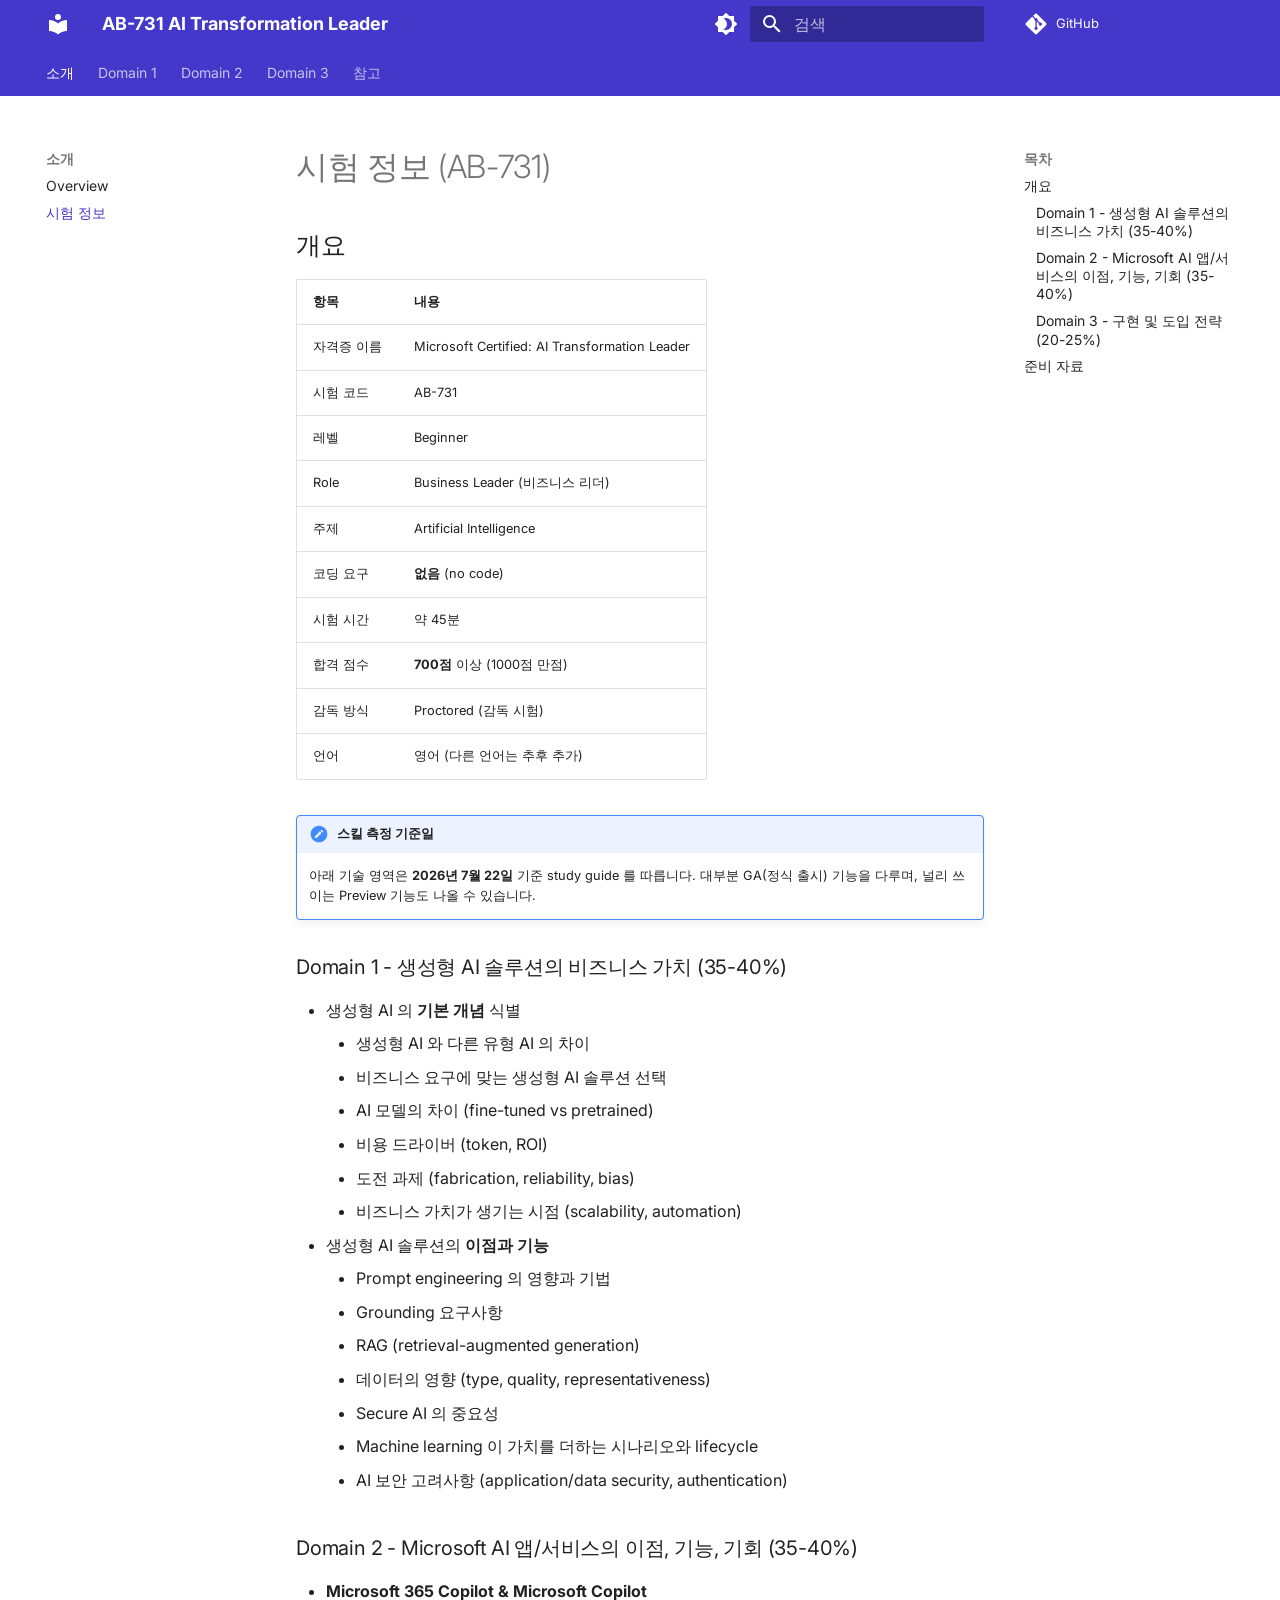
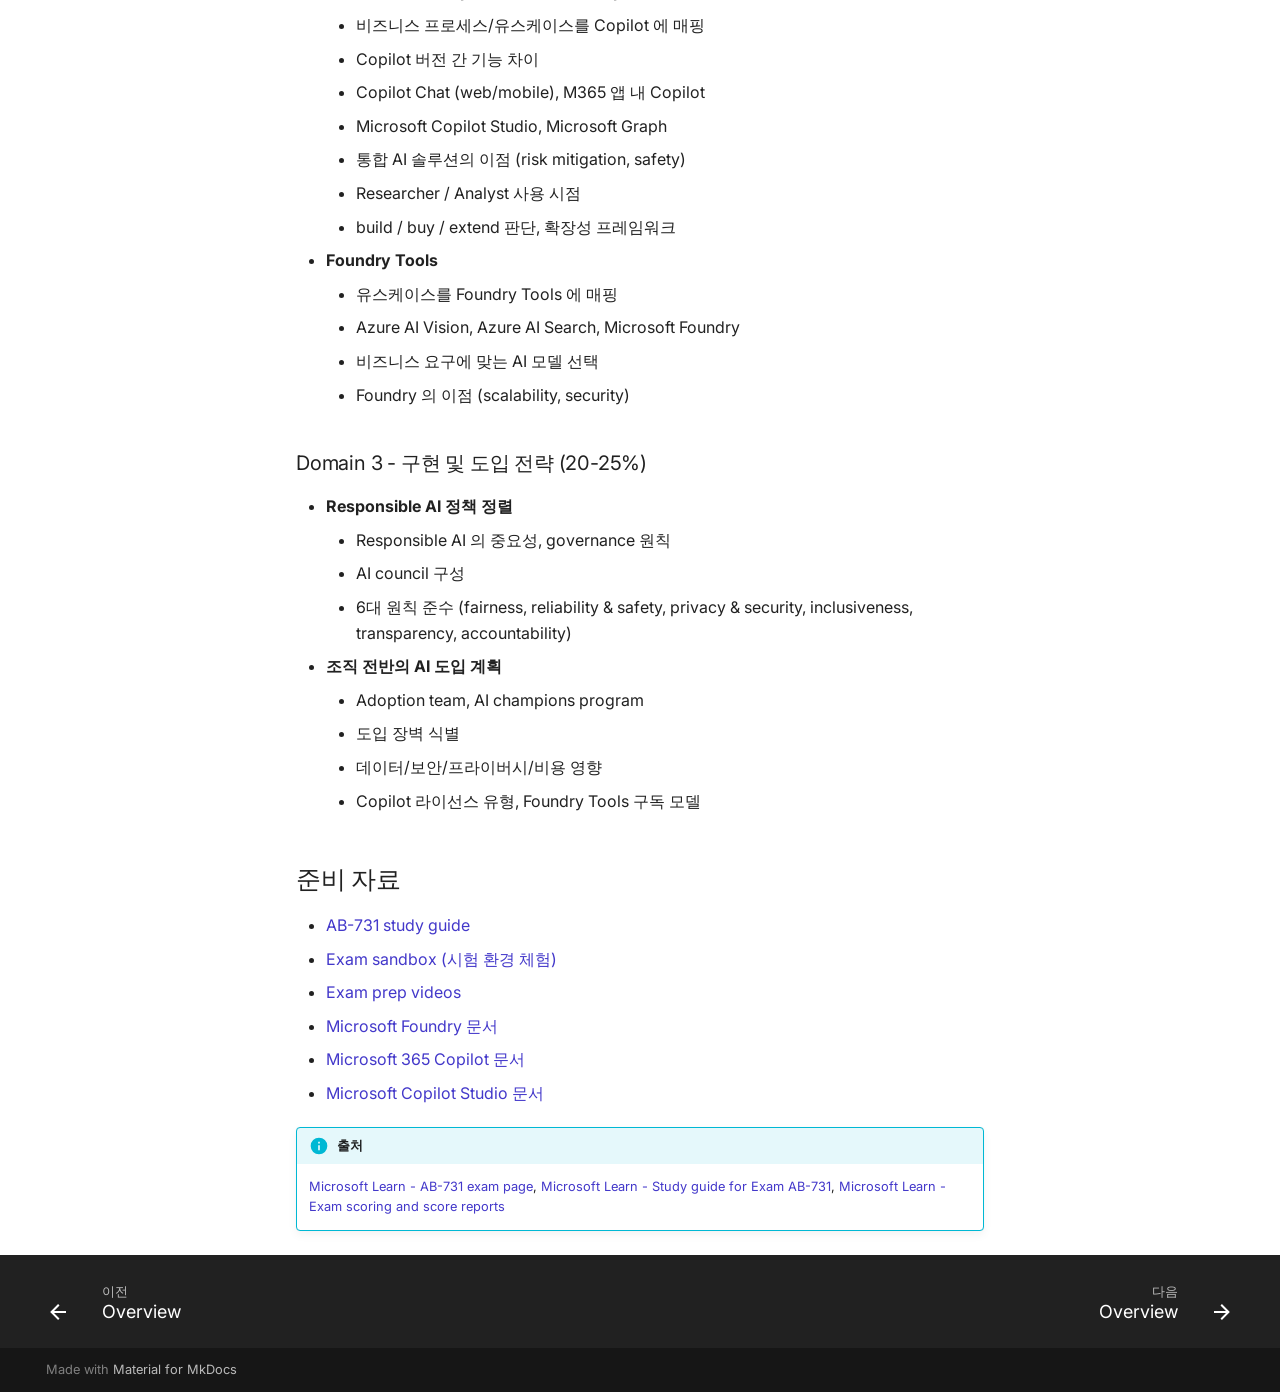
<file: exam/overview/index.html>
<!doctype html>
<html lang="ko" class="no-js">
  <head>
    
      <meta charset="utf-8">
      <meta name="viewport" content="width=device-width,initial-scale=1">
      
        <meta name="description" content="AB-731 (AI Transformation Leader) 시험 대비 강의 자료">
      
      
      
        <link rel="canonical" href="https://noisonnoiton.github.io/ab-731/exam/overview/">
      
      
        <link rel="prev" href="../..">
      
      
        <link rel="next" href="../../domain1-business-value/">
      
      
        
      
      
      <link rel="icon" href="../../assets/images/favicon.png">
      <meta name="generator" content="mkdocs-1.6.1, mkdocs-material-9.7.6">
    
    
      
        <title>시험 정보 - AB-731 AI Transformation Leader</title>
      
    
    
      <link rel="stylesheet" href="../../assets/stylesheets/main.484c7ddc.min.css">
      
        
        <link rel="stylesheet" href="../../assets/stylesheets/palette.ab4e12ef.min.css">
      
      


    
    
      
    
    
      
        
        
        <link rel="preconnect" href="https://fonts.gstatic.com" crossorigin>
        <link rel="stylesheet" href="https://fonts.googleapis.com/css?family=Inter:300,300i,400,400i,700,700i%7CJetBrains+Mono:400,400i,700,700i&amp;display=fallback">
        <style>:root{--md-text-font:"Inter";--md-code-font:"JetBrains Mono"}</style>
      
    
    
      <link rel="stylesheet" href="../../stylesheets/custom-colors.css">
    
    <script>__md_scope=new URL("../..",location),__md_hash=e=>[...e].reduce(((e,_)=>(e<<5)-e+_.charCodeAt(0)),0),__md_get=(e,_=localStorage,t=__md_scope)=>JSON.parse(_.getItem(t.pathname+"."+e)),__md_set=(e,_,t=localStorage,a=__md_scope)=>{try{t.setItem(a.pathname+"."+e,JSON.stringify(_))}catch(e){}}</script>
    
      

    
    
  </head>
  
  
    
    
      
    
    
    
    
    <body dir="ltr" data-md-color-scheme="default" data-md-color-primary="custom" data-md-color-accent="custom">
  
    
    <input class="md-toggle" data-md-toggle="drawer" type="checkbox" id="__drawer" autocomplete="off">
    <input class="md-toggle" data-md-toggle="search" type="checkbox" id="__search" autocomplete="off">
    <label class="md-overlay" for="__drawer"></label>
    <div data-md-component="skip">
      
        
        <a href="#ab-731" class="md-skip">
          콘텐츠로 이동
        </a>
      
    </div>
    <div data-md-component="announce">
      
    </div>
    
    
      

<header class="md-header" data-md-component="header">
  <nav class="md-header__inner md-grid" aria-label="상단/헤더">
    <a href="../.." title="AB-731 AI Transformation Leader" class="md-header__button md-logo" aria-label="AB-731 AI Transformation Leader" data-md-component="logo">
      
  
  <svg xmlns="http://www.w3.org/2000/svg" viewBox="0 0 24 24"><path d="M12 8a3 3 0 0 0 3-3 3 3 0 0 0-3-3 3 3 0 0 0-3 3 3 3 0 0 0 3 3m0 3.54C9.64 9.35 6.5 8 3 8v11c3.5 0 6.64 1.35 9 3.54 2.36-2.19 5.5-3.54 9-3.54V8c-3.5 0-6.64 1.35-9 3.54"/></svg>

    </a>
    <label class="md-header__button md-icon" for="__drawer">
      
      <svg xmlns="http://www.w3.org/2000/svg" viewBox="0 0 24 24"><path d="M3 6h18v2H3zm0 5h18v2H3zm0 5h18v2H3z"/></svg>
    </label>
    <div class="md-header__title" data-md-component="header-title">
      <div class="md-header__ellipsis">
        <div class="md-header__topic">
          <span class="md-ellipsis">
            AB-731 AI Transformation Leader
          </span>
        </div>
        <div class="md-header__topic" data-md-component="header-topic">
          <span class="md-ellipsis">
            
              시험 정보
            
          </span>
        </div>
      </div>
    </div>
    
      
        <form class="md-header__option" data-md-component="palette">
  
    
    
    
    <input class="md-option" data-md-color-media="" data-md-color-scheme="default" data-md-color-primary="custom" data-md-color-accent="custom"  aria-label="다크 모드로 전환"  type="radio" name="__palette" id="__palette_0">
    
      <label class="md-header__button md-icon" title="다크 모드로 전환" for="__palette_1" hidden>
        <svg xmlns="http://www.w3.org/2000/svg" viewBox="0 0 24 24"><path d="M12 18c-.89 0-1.74-.2-2.5-.55C11.56 16.5 13 14.42 13 12s-1.44-4.5-3.5-5.45C10.26 6.2 11.11 6 12 6a6 6 0 0 1 6 6 6 6 0 0 1-6 6m8-9.31V4h-4.69L12 .69 8.69 4H4v4.69L.69 12 4 15.31V20h4.69L12 23.31 15.31 20H20v-4.69L23.31 12z"/></svg>
      </label>
    
  
    
    
    
    <input class="md-option" data-md-color-media="" data-md-color-scheme="slate" data-md-color-primary="custom" data-md-color-accent="custom"  aria-label="라이트 모드로 전환"  type="radio" name="__palette" id="__palette_1">
    
      <label class="md-header__button md-icon" title="라이트 모드로 전환" for="__palette_0" hidden>
        <svg xmlns="http://www.w3.org/2000/svg" viewBox="0 0 24 24"><path d="M12 8a4 4 0 0 0-4 4 4 4 0 0 0 4 4 4 4 0 0 0 4-4 4 4 0 0 0-4-4m0 10a6 6 0 0 1-6-6 6 6 0 0 1 6-6 6 6 0 0 1 6 6 6 6 0 0 1-6 6m8-9.31V4h-4.69L12 .69 8.69 4H4v4.69L.69 12 4 15.31V20h4.69L12 23.31 15.31 20H20v-4.69L23.31 12z"/></svg>
      </label>
    
  
</form>
      
    
    
      <script>var palette=__md_get("__palette");if(palette&&palette.color){if("(prefers-color-scheme)"===palette.color.media){var media=matchMedia("(prefers-color-scheme: light)"),input=document.querySelector(media.matches?"[data-md-color-media='(prefers-color-scheme: light)']":"[data-md-color-media='(prefers-color-scheme: dark)']");palette.color.media=input.getAttribute("data-md-color-media"),palette.color.scheme=input.getAttribute("data-md-color-scheme"),palette.color.primary=input.getAttribute("data-md-color-primary"),palette.color.accent=input.getAttribute("data-md-color-accent")}for(var[key,value]of Object.entries(palette.color))document.body.setAttribute("data-md-color-"+key,value)}</script>
    
    
    
      
      
        <label class="md-header__button md-icon" for="__search">
          
          <svg xmlns="http://www.w3.org/2000/svg" viewBox="0 0 24 24"><path d="M9.5 3A6.5 6.5 0 0 1 16 9.5c0 1.61-.59 3.09-1.56 4.23l.27.27h.79l5 5-1.5 1.5-5-5v-.79l-.27-.27A6.52 6.52 0 0 1 9.5 16 6.5 6.5 0 0 1 3 9.5 6.5 6.5 0 0 1 9.5 3m0 2C7 5 5 7 5 9.5S7 14 9.5 14 14 12 14 9.5 12 5 9.5 5"/></svg>
        </label>
        <div class="md-search" data-md-component="search" role="dialog">
  <label class="md-search__overlay" for="__search"></label>
  <div class="md-search__inner" role="search">
    <form class="md-search__form" name="search">
      <input type="text" class="md-search__input" name="query" aria-label="검색" placeholder="검색" autocapitalize="off" autocorrect="off" autocomplete="off" spellcheck="false" data-md-component="search-query" required>
      <label class="md-search__icon md-icon" for="__search">
        
        <svg xmlns="http://www.w3.org/2000/svg" viewBox="0 0 24 24"><path d="M9.5 3A6.5 6.5 0 0 1 16 9.5c0 1.61-.59 3.09-1.56 4.23l.27.27h.79l5 5-1.5 1.5-5-5v-.79l-.27-.27A6.52 6.52 0 0 1 9.5 16 6.5 6.5 0 0 1 3 9.5 6.5 6.5 0 0 1 9.5 3m0 2C7 5 5 7 5 9.5S7 14 9.5 14 14 12 14 9.5 12 5 9.5 5"/></svg>
        
        <svg xmlns="http://www.w3.org/2000/svg" viewBox="0 0 24 24"><path d="M20 11v2H8l5.5 5.5-1.42 1.42L4.16 12l7.92-7.92L13.5 5.5 8 11z"/></svg>
      </label>
      <nav class="md-search__options" aria-label="검색">
        
        <button type="reset" class="md-search__icon md-icon" title="지우기" aria-label="지우기" tabindex="-1">
          
          <svg xmlns="http://www.w3.org/2000/svg" viewBox="0 0 24 24"><path d="M19 6.41 17.59 5 12 10.59 6.41 5 5 6.41 10.59 12 5 17.59 6.41 19 12 13.41 17.59 19 19 17.59 13.41 12z"/></svg>
        </button>
      </nav>
      
        <div class="md-search__suggest" data-md-component="search-suggest"></div>
      
    </form>
    <div class="md-search__output">
      <div class="md-search__scrollwrap" tabindex="0" data-md-scrollfix>
        <div class="md-search-result" data-md-component="search-result">
          <div class="md-search-result__meta">
            검색 초기화
          </div>
          <ol class="md-search-result__list" role="presentation"></ol>
        </div>
      </div>
    </div>
  </div>
</div>
      
    
    
      <div class="md-header__source">
        <a href="https://github.com/noisonnoiton/ab-731" title="저장소로 이동" class="md-source" data-md-component="source" target="_blank" rel="noopener">
  <div class="md-source__icon md-icon">
    
    <svg xmlns="http://www.w3.org/2000/svg" viewBox="0 0 448 512"><!--! Font Awesome Free 7.1.0 by @fontawesome - https://fontawesome.com License - https://fontawesome.com/license/free (Icons: CC BY 4.0, Fonts: SIL OFL 1.1, Code: MIT License) Copyright 2025 Fonticons, Inc.--><path d="M439.6 236.1 244 40.5c-5.4-5.5-12.8-8.5-20.4-8.5s-15 3-20.4 8.4L162.5 81l51.5 51.5c27.1-9.1 52.7 16.8 43.4 43.7l49.7 49.7c34.2-11.8 61.2 31 35.5 56.7-26.5 26.5-70.2-2.9-56-37.3L240.3 199v121.9c25.3 12.5 22.3 41.8 9.1 55-6.4 6.4-15.2 10.1-24.3 10.1s-17.8-3.6-24.3-10.1c-17.6-17.6-11.1-46.9 11.2-56v-123c-20.8-8.5-24.6-30.7-18.6-45L142.6 101 8.5 235.1C3 240.6 0 247.9 0 255.5s3 15 8.5 20.4l195.6 195.7c5.4 5.4 12.7 8.4 20.4 8.4s15-3 20.4-8.4l194.7-194.7c5.4-5.4 8.4-12.8 8.4-20.4s-3-15-8.4-20.4"/></svg>
  </div>
  <div class="md-source__repository">
    GitHub
  </div>
</a>
      </div>
    
  </nav>
  
</header>
    
    <div class="md-container" data-md-component="container">
      
      
        
          
            
<nav class="md-tabs" aria-label="탭" data-md-component="tabs">
  <div class="md-grid">
    <ul class="md-tabs__list">
      
        
  
  
  
    
  
  
    
    
      <li class="md-tabs__item md-tabs__item--active">
        <a href="../.." class="md-tabs__link">
          
  
  
  소개

        </a>
      </li>
    
  

      
        
  
  
  
  
    
    
      <li class="md-tabs__item">
        <a href="../../domain1-business-value/" class="md-tabs__link">
          
  
  
  Domain 1

        </a>
      </li>
    
  

      
        
  
  
  
  
    
    
      <li class="md-tabs__item">
        <a href="../../domain2-ai-apps-services/" class="md-tabs__link">
          
  
  
  Domain 2

        </a>
      </li>
    
  

      
        
  
  
  
  
    
    
      <li class="md-tabs__item">
        <a href="../../domain3-implementation-adoption/" class="md-tabs__link">
          
  
  
  Domain 3

        </a>
      </li>
    
  

      
        
  
  
  
  
    
    
      <li class="md-tabs__item">
        <a href="../../glossary/" class="md-tabs__link">
          
  
  
  참고

        </a>
      </li>
    
  

      
    </ul>
  </div>
</nav>
          
        
      
      <main class="md-main" data-md-component="main">
        <div class="md-main__inner md-grid">
          
  
    
    <div class="md-sidebar md-sidebar--primary" data-md-component="sidebar" data-md-type="navigation" >
      <div class="md-sidebar__scrollwrap">
        <div class="md-sidebar__inner">
          


  


<nav class="md-nav md-nav--primary md-nav--lifted" aria-label="네비게이션" data-md-level="0">
  <label class="md-nav__title" for="__drawer">
    <a href="../.." title="AB-731 AI Transformation Leader" class="md-nav__button md-logo" aria-label="AB-731 AI Transformation Leader" data-md-component="logo">
      
  
  <svg xmlns="http://www.w3.org/2000/svg" viewBox="0 0 24 24"><path d="M12 8a3 3 0 0 0 3-3 3 3 0 0 0-3-3 3 3 0 0 0-3 3 3 3 0 0 0 3 3m0 3.54C9.64 9.35 6.5 8 3 8v11c3.5 0 6.64 1.35 9 3.54 2.36-2.19 5.5-3.54 9-3.54V8c-3.5 0-6.64 1.35-9 3.54"/></svg>

    </a>
    AB-731 AI Transformation Leader
  </label>
  
    <div class="md-nav__source">
      <a href="https://github.com/noisonnoiton/ab-731" title="저장소로 이동" class="md-source" data-md-component="source" target="_blank" rel="noopener">
  <div class="md-source__icon md-icon">
    
    <svg xmlns="http://www.w3.org/2000/svg" viewBox="0 0 448 512"><!--! Font Awesome Free 7.1.0 by @fontawesome - https://fontawesome.com License - https://fontawesome.com/license/free (Icons: CC BY 4.0, Fonts: SIL OFL 1.1, Code: MIT License) Copyright 2025 Fonticons, Inc.--><path d="M439.6 236.1 244 40.5c-5.4-5.5-12.8-8.5-20.4-8.5s-15 3-20.4 8.4L162.5 81l51.5 51.5c27.1-9.1 52.7 16.8 43.4 43.7l49.7 49.7c34.2-11.8 61.2 31 35.5 56.7-26.5 26.5-70.2-2.9-56-37.3L240.3 199v121.9c25.3 12.5 22.3 41.8 9.1 55-6.4 6.4-15.2 10.1-24.3 10.1s-17.8-3.6-24.3-10.1c-17.6-17.6-11.1-46.9 11.2-56v-123c-20.8-8.5-24.6-30.7-18.6-45L142.6 101 8.5 235.1C3 240.6 0 247.9 0 255.5s3 15 8.5 20.4l195.6 195.7c5.4 5.4 12.7 8.4 20.4 8.4s15-3 20.4-8.4l194.7-194.7c5.4-5.4 8.4-12.8 8.4-20.4s-3-15-8.4-20.4"/></svg>
  </div>
  <div class="md-source__repository">
    GitHub
  </div>
</a>
    </div>
  
  <ul class="md-nav__list" data-md-scrollfix>
    
      
      
  
  
    
  
  
  
    
    
    
    
      
        
        
      
      
        
      
    
    
    <li class="md-nav__item md-nav__item--active md-nav__item--section md-nav__item--nested">
      
        
        
        <input class="md-nav__toggle md-toggle " type="checkbox" id="__nav_1" checked>
        
          
          <label class="md-nav__link" for="__nav_1" id="__nav_1_label" tabindex="">
            
  
  
  <span class="md-ellipsis">
    
  
    소개
  

    
  </span>
  
  

            <span class="md-nav__icon md-icon"></span>
          </label>
        
        <nav class="md-nav" data-md-level="1" aria-labelledby="__nav_1_label" aria-expanded="true">
          <label class="md-nav__title" for="__nav_1">
            <span class="md-nav__icon md-icon"></span>
            
  
    소개
  

          </label>
          <ul class="md-nav__list" data-md-scrollfix>
            
              
                
  
  
  
  
    <li class="md-nav__item">
      <a href="../.." class="md-nav__link">
        
  
  
  <span class="md-ellipsis">
    
  
    Overview
  

    
  </span>
  
  

      </a>
    </li>
  

              
            
              
                
  
  
    
  
  
  
    <li class="md-nav__item md-nav__item--active">
      
      <input class="md-nav__toggle md-toggle" type="checkbox" id="__toc">
      
      
        
      
      
        <label class="md-nav__link md-nav__link--active" for="__toc">
          
  
  
  <span class="md-ellipsis">
    
  
    시험 정보
  

    
  </span>
  
  

          <span class="md-nav__icon md-icon"></span>
        </label>
      
      <a href="./" class="md-nav__link md-nav__link--active">
        
  
  
  <span class="md-ellipsis">
    
  
    시험 정보
  

    
  </span>
  
  

      </a>
      
        

<nav class="md-nav md-nav--secondary" aria-label="목차">
  
  
  
    
  
  
    <label class="md-nav__title" for="__toc">
      <span class="md-nav__icon md-icon"></span>
      목차
    </label>
    <ul class="md-nav__list" data-md-component="toc" data-md-scrollfix>
      
        <li class="md-nav__item">
  <a href="#_1" class="md-nav__link">
    <span class="md-ellipsis">
      
        개요
      
    </span>
  </a>
  
    <nav class="md-nav" aria-label="개요">
      <ul class="md-nav__list">
        
          <li class="md-nav__item">
  <a href="#domain-1-ai-35-40" class="md-nav__link">
    <span class="md-ellipsis">
      
        Domain 1 - 생성형 AI 솔루션의 비즈니스 가치 (35-40%)
      
    </span>
  </a>
  
</li>
        
          <li class="md-nav__item">
  <a href="#domain-2-microsoft-ai-35-40" class="md-nav__link">
    <span class="md-ellipsis">
      
        Domain 2 - Microsoft AI 앱/서비스의 이점, 기능, 기회 (35-40%)
      
    </span>
  </a>
  
</li>
        
          <li class="md-nav__item">
  <a href="#domain-3-20-25" class="md-nav__link">
    <span class="md-ellipsis">
      
        Domain 3 - 구현 및 도입 전략 (20-25%)
      
    </span>
  </a>
  
</li>
        
      </ul>
    </nav>
  
</li>
      
        <li class="md-nav__item">
  <a href="#_2" class="md-nav__link">
    <span class="md-ellipsis">
      
        준비 자료
      
    </span>
  </a>
  
</li>
      
    </ul>
  
</nav>
      
    </li>
  

              
            
          </ul>
        </nav>
      
    </li>
  

    
      
      
  
  
  
  
    
    
    
    
      
      
        
      
    
    
    <li class="md-nav__item md-nav__item--nested">
      
        
        
          
        
        <input class="md-nav__toggle md-toggle md-toggle--indeterminate" type="checkbox" id="__nav_2" >
        
          
          <label class="md-nav__link" for="__nav_2" id="__nav_2_label" tabindex="0">
            
  
  
  <span class="md-ellipsis">
    
  
    Domain 1
  

    
  </span>
  
  

            <span class="md-nav__icon md-icon"></span>
          </label>
        
        <nav class="md-nav" data-md-level="1" aria-labelledby="__nav_2_label" aria-expanded="false">
          <label class="md-nav__title" for="__nav_2">
            <span class="md-nav__icon md-icon"></span>
            
  
    Domain 1
  

          </label>
          <ul class="md-nav__list" data-md-scrollfix>
            
              
                
  
  
  
  
    <li class="md-nav__item">
      <a href="../../domain1-business-value/" class="md-nav__link">
        
  
  
  <span class="md-ellipsis">
    
  
    Overview
  

    
  </span>
  
  

      </a>
    </li>
  

              
            
              
                
  
  
  
  
    <li class="md-nav__item">
      <a href="../../domain1-business-value/01-foundations/" class="md-nav__link">
        
  
  
  <span class="md-ellipsis">
    
  
    생성형 AI 기본 개념
  

    
  </span>
  
  

      </a>
    </li>
  

              
            
              
                
  
  
  
  
    <li class="md-nav__item">
      <a href="../../domain1-business-value/02-capabilities/" class="md-nav__link">
        
  
  
  <span class="md-ellipsis">
    
  
    기능과 활용 (grounding, RAG)
  

    
  </span>
  
  

      </a>
    </li>
  

              
            
          </ul>
        </nav>
      
    </li>
  

    
      
      
  
  
  
  
    
    
    
    
      
      
        
      
    
    
    <li class="md-nav__item md-nav__item--nested">
      
        
        
          
        
        <input class="md-nav__toggle md-toggle md-toggle--indeterminate" type="checkbox" id="__nav_3" >
        
          
          <label class="md-nav__link" for="__nav_3" id="__nav_3_label" tabindex="0">
            
  
  
  <span class="md-ellipsis">
    
  
    Domain 2
  

    
  </span>
  
  

            <span class="md-nav__icon md-icon"></span>
          </label>
        
        <nav class="md-nav" data-md-level="1" aria-labelledby="__nav_3_label" aria-expanded="false">
          <label class="md-nav__title" for="__nav_3">
            <span class="md-nav__icon md-icon"></span>
            
  
    Domain 2
  

          </label>
          <ul class="md-nav__list" data-md-scrollfix>
            
              
                
  
  
  
  
    <li class="md-nav__item">
      <a href="../../domain2-ai-apps-services/" class="md-nav__link">
        
  
  
  <span class="md-ellipsis">
    
  
    Overview
  

    
  </span>
  
  

      </a>
    </li>
  

              
            
              
                
  
  
  
  
    <li class="md-nav__item">
      <a href="../../domain2-ai-apps-services/01-copilot/" class="md-nav__link">
        
  
  
  <span class="md-ellipsis">
    
  
    Microsoft 365 Copilot
  

    
  </span>
  
  

      </a>
    </li>
  

              
            
              
                
  
  
  
  
    <li class="md-nav__item">
      <a href="../../domain2-ai-apps-services/02-foundry/" class="md-nav__link">
        
  
  
  <span class="md-ellipsis">
    
  
    Microsoft Foundry & Foundry Tools
  

    
  </span>
  
  

      </a>
    </li>
  

              
            
          </ul>
        </nav>
      
    </li>
  

    
      
      
  
  
  
  
    
    
    
    
      
      
        
      
    
    
    <li class="md-nav__item md-nav__item--nested">
      
        
        
          
        
        <input class="md-nav__toggle md-toggle md-toggle--indeterminate" type="checkbox" id="__nav_4" >
        
          
          <label class="md-nav__link" for="__nav_4" id="__nav_4_label" tabindex="0">
            
  
  
  <span class="md-ellipsis">
    
  
    Domain 3
  

    
  </span>
  
  

            <span class="md-nav__icon md-icon"></span>
          </label>
        
        <nav class="md-nav" data-md-level="1" aria-labelledby="__nav_4_label" aria-expanded="false">
          <label class="md-nav__title" for="__nav_4">
            <span class="md-nav__icon md-icon"></span>
            
  
    Domain 3
  

          </label>
          <ul class="md-nav__list" data-md-scrollfix>
            
              
                
  
  
  
  
    <li class="md-nav__item">
      <a href="../../domain3-implementation-adoption/" class="md-nav__link">
        
  
  
  <span class="md-ellipsis">
    
  
    Overview
  

    
  </span>
  
  

      </a>
    </li>
  

              
            
              
                
  
  
  
  
    <li class="md-nav__item">
      <a href="../../domain3-implementation-adoption/01-responsible-ai/" class="md-nav__link">
        
  
  
  <span class="md-ellipsis">
    
  
    Responsible AI
  

    
  </span>
  
  

      </a>
    </li>
  

              
            
              
                
  
  
  
  
    <li class="md-nav__item">
      <a href="../../domain3-implementation-adoption/02-adoption/" class="md-nav__link">
        
  
  
  <span class="md-ellipsis">
    
  
    AI 도입 계획
  

    
  </span>
  
  

      </a>
    </li>
  

              
            
          </ul>
        </nav>
      
    </li>
  

    
      
      
  
  
  
  
    
    
    
    
      
      
        
      
    
    
    <li class="md-nav__item md-nav__item--nested">
      
        
        
          
        
        <input class="md-nav__toggle md-toggle md-toggle--indeterminate" type="checkbox" id="__nav_5" >
        
          
          <label class="md-nav__link" for="__nav_5" id="__nav_5_label" tabindex="0">
            
  
  
  <span class="md-ellipsis">
    
  
    참고
  

    
  </span>
  
  

            <span class="md-nav__icon md-icon"></span>
          </label>
        
        <nav class="md-nav" data-md-level="1" aria-labelledby="__nav_5_label" aria-expanded="false">
          <label class="md-nav__title" for="__nav_5">
            <span class="md-nav__icon md-icon"></span>
            
  
    참고
  

          </label>
          <ul class="md-nav__list" data-md-scrollfix>
            
              
                
  
  
  
  
    <li class="md-nav__item">
      <a href="../../glossary/" class="md-nav__link">
        
  
  
  <span class="md-ellipsis">
    
  
    용어집
  

    
  </span>
  
  

      </a>
    </li>
  

              
            
          </ul>
        </nav>
      
    </li>
  

    
  </ul>
</nav>
        </div>
      </div>
    </div>
  

  
    
    <div class="md-sidebar md-sidebar--secondary" data-md-component="sidebar" data-md-type="toc" >
      <div class="md-sidebar__scrollwrap">
        <div class="md-sidebar__inner">
          

<nav class="md-nav md-nav--secondary" aria-label="목차">
  
  
  
    
  
  
    <label class="md-nav__title" for="__toc">
      <span class="md-nav__icon md-icon"></span>
      목차
    </label>
    <ul class="md-nav__list" data-md-component="toc" data-md-scrollfix>
      
        <li class="md-nav__item">
  <a href="#_1" class="md-nav__link">
    <span class="md-ellipsis">
      
        개요
      
    </span>
  </a>
  
    <nav class="md-nav" aria-label="개요">
      <ul class="md-nav__list">
        
          <li class="md-nav__item">
  <a href="#domain-1-ai-35-40" class="md-nav__link">
    <span class="md-ellipsis">
      
        Domain 1 - 생성형 AI 솔루션의 비즈니스 가치 (35-40%)
      
    </span>
  </a>
  
</li>
        
          <li class="md-nav__item">
  <a href="#domain-2-microsoft-ai-35-40" class="md-nav__link">
    <span class="md-ellipsis">
      
        Domain 2 - Microsoft AI 앱/서비스의 이점, 기능, 기회 (35-40%)
      
    </span>
  </a>
  
</li>
        
          <li class="md-nav__item">
  <a href="#domain-3-20-25" class="md-nav__link">
    <span class="md-ellipsis">
      
        Domain 3 - 구현 및 도입 전략 (20-25%)
      
    </span>
  </a>
  
</li>
        
      </ul>
    </nav>
  
</li>
      
        <li class="md-nav__item">
  <a href="#_2" class="md-nav__link">
    <span class="md-ellipsis">
      
        준비 자료
      
    </span>
  </a>
  
</li>
      
    </ul>
  
</nav>
        </div>
      </div>
    </div>
  

  <aside class="kakao-adfit-rail" aria-label="광고">
    <ins class="kakao_ad_area" style="display:none;"
      data-ad-unit="DAN-oYnyqFed1jZhUtvA"
      data-ad-width="160"
      data-ad-height="600"></ins>
  </aside>

          
            <div class="md-content" data-md-component="content">
              
                




              
              <article class="md-content__inner md-typeset">
                
                  



<h1 id="ab-731">시험 정보 (AB-731)<a class="headerlink" href="#ab-731" title="Permanent link">&para;</a></h1>
<h2 id="_1">개요<a class="headerlink" href="#_1" title="Permanent link">&para;</a></h2>
<table>
<thead>
<tr>
<th>항목</th>
<th>내용</th>
</tr>
</thead>
<tbody>
<tr>
<td>자격증 이름</td>
<td>Microsoft Certified: AI Transformation Leader</td>
</tr>
<tr>
<td>시험 코드</td>
<td>AB-731</td>
</tr>
<tr>
<td>레벨</td>
<td>Beginner</td>
</tr>
<tr>
<td>Role</td>
<td>Business Leader (비즈니스 리더)</td>
</tr>
<tr>
<td>주제</td>
<td>Artificial Intelligence</td>
</tr>
<tr>
<td>코딩 요구</td>
<td><strong>없음</strong> (no code)</td>
</tr>
<tr>
<td>시험 시간</td>
<td>약 45분</td>
</tr>
<tr>
<td>합격 점수</td>
<td><strong>700점</strong> 이상 (1000점 만점)</td>
</tr>
<tr>
<td>감독 방식</td>
<td>Proctored (감독 시험)</td>
</tr>
<tr>
<td>언어</td>
<td>영어 (다른 언어는 추후 추가)</td>
</tr>
</tbody>
</table>
<div class="admonition note">
<p class="admonition-title">스킬 측정 기준일</p>
<p>아래 기술 영역은 <strong>2026년 7월 22일</strong> 기준 study guide 를 따릅니다. 대부분 GA(정식 출시) 기능을 다루며, 널리 쓰이는 Preview 기능도 나올 수 있습니다.</p>
</div>
<h3 id="domain-1-ai-35-40">Domain 1 - 생성형 AI 솔루션의 비즈니스 가치 (35-40%)<a class="headerlink" href="#domain-1-ai-35-40" title="Permanent link">&para;</a></h3>
<ul>
<li>생성형 AI 의 <strong>기본 개념</strong> 식별<ul>
<li>생성형 AI 와 다른 유형 AI 의 차이</li>
<li>비즈니스 요구에 맞는 생성형 AI 솔루션 선택</li>
<li>AI 모델의 차이 (fine-tuned vs pretrained)</li>
<li>비용 드라이버 (token, ROI)</li>
<li>도전 과제 (fabrication, reliability, bias)</li>
<li>비즈니스 가치가 생기는 시점 (scalability, automation)</li>
</ul>
</li>
<li>생성형 AI 솔루션의 <strong>이점과 기능</strong><ul>
<li>Prompt engineering 의 영향과 기법</li>
<li>Grounding 요구사항</li>
<li>RAG (retrieval-augmented generation)</li>
<li>데이터의 영향 (type, quality, representativeness)</li>
<li>Secure AI 의 중요성</li>
<li>Machine learning 이 가치를 더하는 시나리오와 lifecycle</li>
<li>AI 보안 고려사항 (application/data security, authentication)</li>
</ul>
</li>
</ul>
<h3 id="domain-2-microsoft-ai-35-40">Domain 2 - Microsoft AI 앱/서비스의 이점, 기능, 기회 (35-40%)<a class="headerlink" href="#domain-2-microsoft-ai-35-40" title="Permanent link">&para;</a></h3>
<ul>
<li><strong>Microsoft 365 Copilot &amp; Microsoft Copilot</strong><ul>
<li>비즈니스 프로세스/유스케이스를 Copilot 에 매핑</li>
<li>Copilot 버전 간 기능 차이</li>
<li>Copilot Chat (web/mobile), M365 앱 내 Copilot</li>
<li>Microsoft Copilot Studio, Microsoft Graph</li>
<li>통합 AI 솔루션의 이점 (risk mitigation, safety)</li>
<li>Researcher / Analyst 사용 시점</li>
<li>build / buy / extend 판단, 확장성 프레임워크</li>
</ul>
</li>
<li><strong>Foundry Tools</strong><ul>
<li>유스케이스를 Foundry Tools 에 매핑</li>
<li>Azure AI Vision, Azure AI Search, Microsoft Foundry</li>
<li>비즈니스 요구에 맞는 AI 모델 선택</li>
<li>Foundry 의 이점 (scalability, security)</li>
</ul>
</li>
</ul>
<h3 id="domain-3-20-25">Domain 3 - 구현 및 도입 전략 (20-25%)<a class="headerlink" href="#domain-3-20-25" title="Permanent link">&para;</a></h3>
<ul>
<li><strong>Responsible AI 정책 정렬</strong><ul>
<li>Responsible AI 의 중요성, governance 원칙</li>
<li>AI council 구성</li>
<li>6대 원칙 준수 (fairness, reliability &amp; safety, privacy &amp; security, inclusiveness, transparency, accountability)</li>
</ul>
</li>
<li><strong>조직 전반의 AI 도입 계획</strong><ul>
<li>Adoption team, AI champions program</li>
<li>도입 장벽 식별</li>
<li>데이터/보안/프라이버시/비용 영향</li>
<li>Copilot 라이선스 유형, Foundry Tools 구독 모델</li>
</ul>
</li>
</ul>
<h2 id="_2">준비 자료<a class="headerlink" href="#_2" title="Permanent link">&para;</a></h2>
<ul>
<li><a href="https://aka.ms/ab731-StudyGuide" target="_blank" rel="noopener">AB-731 study guide</a></li>
<li><a href="https://aka.ms/examdemo" target="_blank" rel="noopener">Exam sandbox (시험 환경 체험)</a></li>
<li><a href="https://aka.ms/AB731-ExamPrep" target="_blank" rel="noopener">Exam prep videos</a></li>
<li><a href="https://learn.microsoft.com/en-us/azure/ai-foundry/" target="_blank" rel="noopener">Microsoft Foundry 문서</a></li>
<li><a href="https://learn.microsoft.com/en-us/office365/servicedescriptions/office-365-platform-service-description/microsoft-365-copilot" target="_blank" rel="noopener">Microsoft 365 Copilot 문서</a></li>
<li><a href="https://learn.microsoft.com/en-us/microsoft-copilot-studio/" target="_blank" rel="noopener">Microsoft Copilot Studio 문서</a></li>
</ul>
<div class="admonition info">
<p class="admonition-title">출처</p>
<p><a href="https://learn.microsoft.com/en-us/credentials/certifications/exams/ab-731/" target="_blank" rel="noopener">Microsoft Learn - AB-731 exam page</a>, <a href="https://learn.microsoft.com/en-us/credentials/certifications/resources/study-guides/ab-731" target="_blank" rel="noopener">Microsoft Learn - Study guide for Exam AB-731</a>, <a href="https://learn.microsoft.com/en-us/credentials/certifications/exam-scoring-reports" target="_blank" rel="noopener">Microsoft Learn - Exam scoring and score reports</a></p>
</div>












                
              </article>
            </div>
          
          
<script>var target=document.getElementById(location.hash.slice(1));target&&target.name&&(target.checked=target.name.startsWith("__tabbed_"))</script>
        </div>
        
          <button type="button" class="md-top md-icon" data-md-component="top" hidden>
  
  <svg xmlns="http://www.w3.org/2000/svg" viewBox="0 0 24 24"><path d="M13 20h-2V8l-5.5 5.5-1.42-1.42L12 4.16l7.92 7.92-1.42 1.42L13 8z"/></svg>
  맨위로
</button>
        
      </main>
      
  
        <footer class="md-footer">
  
    
      
      <nav class="md-footer__inner md-grid" aria-label="하단/푸터" >
        
          
          <a href="../.." class="md-footer__link md-footer__link--prev" aria-label="이전: Overview">
            <div class="md-footer__button md-icon">
              
              <svg xmlns="http://www.w3.org/2000/svg" viewBox="0 0 24 24"><path d="M20 11v2H8l5.5 5.5-1.42 1.42L4.16 12l7.92-7.92L13.5 5.5 8 11z"/></svg>
            </div>
            <div class="md-footer__title">
              <span class="md-footer__direction">
                이전
              </span>
              <div class="md-ellipsis">
                Overview
              </div>
            </div>
          </a>
        
        
          
          <a href="../../domain1-business-value/" class="md-footer__link md-footer__link--next" aria-label="다음: Overview">
            <div class="md-footer__title">
              <span class="md-footer__direction">
                다음
              </span>
              <div class="md-ellipsis">
                Overview
              </div>
            </div>
            <div class="md-footer__button md-icon">
              
              <svg xmlns="http://www.w3.org/2000/svg" viewBox="0 0 24 24"><path d="M4 11v2h12l-5.5 5.5 1.42 1.42L19.84 12l-7.92-7.92L10.5 5.5 16 11z"/></svg>
            </div>
          </a>
        
      </nav>
    
  
  <div class="md-footer-meta md-typeset">
    <div class="md-footer-meta__inner md-grid">
      <div class="md-copyright">
  
  
    Made with
    <a href="https://squidfunk.github.io/mkdocs-material/" target="_blank" rel="noopener">
      Material for MkDocs
    </a>
  
</div>
      
    </div>
  </div>
</footer>
      
  <div class="kakao-adfit-mobile" aria-label="광고">
    <ins class="kakao_ad_area" style="display:none;"
      data-ad-unit="DAN-zHXbzhtivpd6MTA0"
      data-ad-width="250"
      data-ad-height="250"></ins>
  </div>

    </div>
    <div class="md-dialog" data-md-component="dialog">
      <div class="md-dialog__inner md-typeset"></div>
    </div>
    
    
    
      
      
      <script id="__config" type="application/json">{"annotate": null, "base": "../..", "features": ["navigation.tabs", "navigation.sections", "navigation.expand", "navigation.path", "navigation.top", "navigation.footer", "toc.follow", "header.autohide", "content.code.copy", "content.tooltips", "search.suggest", "search.highlight"], "search": "../../assets/javascripts/workers/search.2c215733.min.js", "tags": null, "translations": {"clipboard.copied": "\ud074\ub9bd\ubcf4\ub4dc\uc5d0 \ubcf5\uc0ac\ub428", "clipboard.copy": "\ud074\ub9bd\ubcf4\ub4dc\ub85c \ubcf5\uc0ac", "search.result.more.one": "\uc774 \ubb38\uc11c\uc5d0\uc11c 1\uac1c\uc758 \uac80\uc0c9 \uacb0\uacfc \ub354 \ubcf4\uae30", "search.result.more.other": "\uc774 \ubb38\uc11c\uc5d0\uc11c #\uac1c\uc758 \uac80\uc0c9 \uacb0\uacfc \ub354 \ubcf4\uae30", "search.result.none": "\uac80\uc0c9\uc5b4\uc640 \uc77c\uce58\ud558\ub294 \ubb38\uc11c\uac00 \uc5c6\uc2b5\ub2c8\ub2e4", "search.result.one": "1\uac1c\uc758 \uc77c\uce58\ud558\ub294 \ubb38\uc11c", "search.result.other": "#\uac1c\uc758 \uc77c\uce58\ud558\ub294 \ubb38\uc11c", "search.result.placeholder": "\uac80\uc0c9\uc5b4\ub97c \uc785\ub825\ud558\uc138\uc694", "search.result.term.missing": "\ud3ec\ud568\ub418\uc9c0 \uc54a\uc740 \uac80\uc0c9\uc5b4", "select.version": "\ubc84\uc804 \uc120\ud0dd"}, "version": null}</script>
    
    
  
      <script src="../../assets/javascripts/bundle.79ae519e.min.js"></script>
      
    
  <script src="//t1.kakaocdn.net/kas/static/ba.min.js" async></script>

  </body>
</html>
</file>
<file: stylesheets/custom-colors.css>
/* Custom colors for AB-731 (AI Transformation Leader)
   Primary: indigo (#4338ca)  - header, sidebar, active nav
   Accent:  violet (#7c3aed)   - links, hover, buttons
   Ref: https://squidfunk.github.io/mkdocs-material/setup/changing-the-colors/#custom-colors
*/

/* Light mode */
[data-md-color-scheme="default"] {
  --md-primary-fg-color:              #4338ca;
  --md-primary-fg-color--light:       #6366f1;
  --md-primary-fg-color--dark:        #312e81;
  --md-primary-bg-color:              #ffffff;
  --md-primary-bg-color--light:       rgba(255,255,255,0.7);

  --md-accent-fg-color:               #7c3aed;
  --md-accent-fg-color--transparent:  rgba(124,58,237,0.1);
  --md-accent-bg-color:               #ffffff;
  --md-accent-bg-color--light:        rgba(255,255,255,0.7);
}

/* Dark mode (slate) */
[data-md-color-scheme="slate"] {
  /* hue 260 = violet-tinted dark base */
  --md-hue:                           260;

  --md-accent-fg-color:               #a78bfa;
  --md-accent-fg-color--transparent:  rgba(167,139,250,0.1);
}

/* Mobile-only 250×250 AdFit unit, placed after the Material footer. */
.kakao-adfit-mobile {
  display: none;
}

@media screen and (max-width: 768px) {
  .kakao-adfit-mobile {
    display: flex;
    justify-content: center;
    margin: 1.5rem auto;
    padding: 1.5rem 0 0;
    border-top: 1px solid var(--md-default-fg-color--lighter);
  }
}

/* Desktop-only AdFit rail, positioned to the right of the table of contents. */
.kakao-adfit-rail {
  display: none;
}

@media screen and (min-width: 100em) {
  .md-main__inner {
    position: relative;
  }

  .kakao-adfit-rail {
    display: block;
    position: absolute;
    top: 0;
    left: calc(100% + 1.5rem);
    width: 160px;
  }
}
</file>
<file: assets/stylesheets/main.484c7ddc.min.css>
@charset "UTF-8";html{-webkit-text-size-adjust:none;-moz-text-size-adjust:none;text-size-adjust:none;box-sizing:border-box}*,:after,:before{box-sizing:inherit}@media (prefers-reduced-motion){*,:after,:before{transition:none!important}}body{margin:0}a,button,input,label{-webkit-tap-highlight-color:transparent}a{color:inherit;text-decoration:none}hr{border:0;box-sizing:initial;display:block;height:.05rem;overflow:visible;padding:0}small{font-size:80%}sub,sup{line-height:1em}img{border-style:none}table{border-collapse:initial;border-spacing:0}td,th{font-weight:400;vertical-align:top}button{background:#0000;border:0;font-family:inherit;font-size:inherit;margin:0;padding:0}input{border:0;outline:none}:root{--md-primary-fg-color:#4051b5;--md-primary-fg-color--light:#5d6cc0;--md-primary-fg-color--dark:#303fa1;--md-primary-bg-color:#fff;--md-primary-bg-color--light:#ffffffb3;--md-accent-fg-color:#526cfe;--md-accent-fg-color--transparent:#526cfe1a;--md-accent-bg-color:#fff;--md-accent-bg-color--light:#ffffffb3}[data-md-color-scheme=default]{color-scheme:light}[data-md-color-scheme=default] img[src$="#gh-dark-mode-only"],[data-md-color-scheme=default] img[src$="#only-dark"]{display:none}:root,[data-md-color-scheme=default]{--md-hue:225deg;--md-default-fg-color:#000000de;--md-default-fg-color--light:#0000008a;--md-default-fg-color--lighter:#00000052;--md-default-fg-color--lightest:#00000012;--md-default-bg-color:#fff;--md-default-bg-color--light:#ffffffb3;--md-default-bg-color--lighter:#ffffff4d;--md-default-bg-color--lightest:#ffffff1f;--md-code-fg-color:#36464e;--md-code-bg-color:#f5f5f5;--md-code-bg-color--light:#f5f5f5b3;--md-code-bg-color--lighter:#f5f5f54d;--md-code-hl-color:#4287ff;--md-code-hl-color--light:#4287ff1a;--md-code-hl-number-color:#d52a2a;--md-code-hl-special-color:#db1457;--md-code-hl-function-color:#a846b9;--md-code-hl-constant-color:#6e59d9;--md-code-hl-keyword-color:#3f6ec6;--md-code-hl-string-color:#1c7d4d;--md-code-hl-name-color:var(--md-code-fg-color);--md-code-hl-operator-color:var(--md-default-fg-color--light);--md-code-hl-punctuation-color:var(--md-default-fg-color--light);--md-code-hl-comment-color:var(--md-default-fg-color--light);--md-code-hl-generic-color:var(--md-default-fg-color--light);--md-code-hl-variable-color:var(--md-default-fg-color--light);--md-typeset-color:var(--md-default-fg-color);--md-typeset-a-color:var(--md-primary-fg-color);--md-typeset-del-color:#f5503d26;--md-typeset-ins-color:#0bd57026;--md-typeset-kbd-color:#fafafa;--md-typeset-kbd-accent-color:#fff;--md-typeset-kbd-border-color:#b8b8b8;--md-typeset-mark-color:#ffff0080;--md-typeset-table-color:#0000001f;--md-typeset-table-color--light:rgba(0,0,0,.035);--md-admonition-fg-color:var(--md-default-fg-color);--md-admonition-bg-color:var(--md-default-bg-color);--md-warning-fg-color:#000000de;--md-warning-bg-color:#ff9;--md-footer-fg-color:#fff;--md-footer-fg-color--light:#ffffffb3;--md-footer-fg-color--lighter:#ffffff73;--md-footer-bg-color:#000000de;--md-footer-bg-color--dark:#00000052;--md-shadow-z1:0 0.2rem 0.5rem #0000000d,0 0 0.05rem #0000001a;--md-shadow-z2:0 0.2rem 0.5rem #0000001a,0 0 0.05rem #00000040;--md-shadow-z3:0 0.2rem 0.5rem #0003,0 0 0.05rem #00000059}.md-icon svg{fill:currentcolor;display:block;height:1.2rem;width:1.2rem}body{-webkit-font-smoothing:antialiased;-moz-osx-font-smoothing:grayscale;--md-text-font-family:var(--md-text-font,_),-apple-system,BlinkMacSystemFont,Helvetica,Arial,sans-serif;--md-code-font-family:var(--md-code-font,_),SFMono-Regular,Consolas,Menlo,monospace}aside,body,input{font-feature-settings:"kern","liga";color:var(--md-typeset-color);font-family:var(--md-text-font-family)}code,kbd,pre{font-feature-settings:"kern";font-family:var(--md-code-font-family)}:root{--md-typeset-table-sort-icon:url('data:image/svg+xml;charset=utf-8,<svg xmlns="http://www.w3.org/2000/svg" viewBox="0 0 24 24"><path d="m18 21-4-4h3V7h-3l4-4 4 4h-3v10h3M2 19v-2h10v2M2 13v-2h7v2M2 7V5h4v2z"/></svg>');--md-typeset-table-sort-icon--asc:url('data:image/svg+xml;charset=utf-8,<svg xmlns="http://www.w3.org/2000/svg" viewBox="0 0 24 24"><path d="M19 17h3l-4 4-4-4h3V3h2M2 17h10v2H2M6 5v2H2V5m0 6h7v2H2z"/></svg>');--md-typeset-table-sort-icon--desc:url('data:image/svg+xml;charset=utf-8,<svg xmlns="http://www.w3.org/2000/svg" viewBox="0 0 24 24"><path d="M19 7h3l-4-4-4 4h3v14h2M2 17h10v2H2M6 5v2H2V5m0 6h7v2H2z"/></svg>')}.md-typeset{-webkit-print-color-adjust:exact;color-adjust:exact;font-size:.8rem;line-height:1.6;overflow-wrap:break-word}@media print{.md-typeset{font-size:.68rem}}.md-typeset blockquote,.md-typeset dl,.md-typeset figure,.md-typeset ol,.md-typeset pre,.md-typeset ul{margin-bottom:1em;margin-top:1em}.md-typeset h1{color:var(--md-default-fg-color--light);font-size:2em;line-height:1.3;margin:0 0 1.25em}.md-typeset h1,.md-typeset h2{font-weight:300;letter-spacing:-.01em}.md-typeset h2{font-size:1.5625em;line-height:1.4;margin:1.6em 0 .64em}.md-typeset h3{font-size:1.25em;font-weight:400;letter-spacing:-.01em;line-height:1.5;margin:1.6em 0 .8em}.md-typeset h2+h3{margin-top:.8em}.md-typeset h4{font-weight:700;letter-spacing:-.01em;margin:1em 0}.md-typeset h5,.md-typeset h6{color:var(--md-default-fg-color--light);font-size:.8em;font-weight:700;letter-spacing:-.01em;margin:1.25em 0}.md-typeset h5{text-transform:uppercase}.md-typeset h5 code{text-transform:none}.md-typeset hr{border-bottom:.05rem solid var(--md-default-fg-color--lightest);display:flow-root;margin:1.5em 0}.md-typeset a{color:var(--md-typeset-a-color);word-break:break-word}.md-typeset a,.md-typeset a:before{transition:color 125ms}.md-typeset a:focus,.md-typeset a:hover{color:var(--md-accent-fg-color)}.md-typeset a:focus code,.md-typeset a:hover code{background-color:var(--md-accent-fg-color--transparent);color:var(--md-accent-fg-color)}.md-typeset a code{color:var(--md-typeset-a-color)}.md-typeset a.focus-visible{outline-color:var(--md-accent-fg-color);outline-offset:.2rem}.md-typeset code,.md-typeset kbd,.md-typeset pre{color:var(--md-code-fg-color);direction:ltr;font-variant-ligatures:none;transition:background-color 125ms}@media print{.md-typeset code,.md-typeset kbd,.md-typeset pre{white-space:pre-wrap}}.md-typeset code{background-color:var(--md-code-bg-color);border-radius:.1rem;-webkit-box-decoration-break:clone;box-decoration-break:clone;font-size:.85em;padding:0 .2941176471em;transition:color 125ms,background-color 125ms;word-break:break-word}.md-typeset code:not(.focus-visible){-webkit-tap-highlight-color:transparent;outline:none}.md-typeset pre{display:flow-root;line-height:1.4;position:relative}.md-typeset pre>code{-webkit-box-decoration-break:slice;box-decoration-break:slice;box-shadow:none;display:block;margin:0;outline-color:var(--md-accent-fg-color);overflow:auto;padding:.7720588235em 1.1764705882em;scrollbar-color:var(--md-default-fg-color--lighter) #0000;scrollbar-width:thin;touch-action:auto;word-break:normal}.md-typeset pre>code:hover{scrollbar-color:var(--md-accent-fg-color) #0000}.md-typeset pre>code::-webkit-scrollbar{height:.2rem;width:.2rem}.md-typeset pre>code::-webkit-scrollbar-thumb{background-color:var(--md-default-fg-color--lighter)}.md-typeset pre>code::-webkit-scrollbar-thumb:hover{background-color:var(--md-accent-fg-color)}.md-typeset kbd{background-color:var(--md-typeset-kbd-color);border-radius:.1rem;box-shadow:0 .1rem 0 .05rem var(--md-typeset-kbd-border-color),0 .1rem 0 var(--md-typeset-kbd-border-color),0 -.1rem .2rem var(--md-typeset-kbd-accent-color) inset;color:var(--md-default-fg-color);display:inline-block;font-size:.75em;padding:0 .6666666667em;vertical-align:text-top;word-break:break-word}.md-typeset mark{background-color:var(--md-typeset-mark-color);-webkit-box-decoration-break:clone;box-decoration-break:clone;color:inherit;word-break:break-word}.md-typeset abbr{cursor:help;text-decoration:none}.md-typeset [data-preview],.md-typeset abbr{border-bottom:.05rem dotted var(--md-default-fg-color--light)}.md-typeset small{opacity:.75}[dir=ltr] .md-typeset sub,[dir=ltr] .md-typeset sup{margin-left:.078125em}[dir=rtl] .md-typeset sub,[dir=rtl] .md-typeset sup{margin-right:.078125em}[dir=ltr] .md-typeset blockquote{padding-left:.6rem}[dir=rtl] .md-typeset blockquote{padding-right:.6rem}[dir=ltr] .md-typeset blockquote{border-left:.2rem solid var(--md-default-fg-color--lighter)}[dir=rtl] .md-typeset blockquote{border-right:.2rem solid var(--md-default-fg-color--lighter)}.md-typeset blockquote{color:var(--md-default-fg-color--light);margin-left:0;margin-right:0}.md-typeset ul{list-style-type:disc}.md-typeset ul[type]{list-style-type:revert-layer}[dir=ltr] .md-typeset ol,[dir=ltr] .md-typeset ul{margin-left:.625em}[dir=rtl] .md-typeset ol,[dir=rtl] .md-typeset ul{margin-right:.625em}.md-typeset ol,.md-typeset ul{padding:0}.md-typeset ol:not([hidden]),.md-typeset ul:not([hidden]){display:flow-root}.md-typeset ol ol,.md-typeset ul ol{list-style-type:lower-alpha}.md-typeset ol ol ol,.md-typeset ul ol ol{list-style-type:lower-roman}.md-typeset ol ol ol ol,.md-typeset ul ol ol ol{list-style-type:upper-alpha}.md-typeset ol ol ol ol ol,.md-typeset ul ol ol ol ol{list-style-type:upper-roman}.md-typeset ol[type],.md-typeset ul[type]{list-style-type:revert-layer}[dir=ltr] .md-typeset ol li,[dir=ltr] .md-typeset ul li{margin-left:1.25em}[dir=rtl] .md-typeset ol li,[dir=rtl] .md-typeset ul li{margin-right:1.25em}.md-typeset ol li,.md-typeset ul li{margin-bottom:.5em}.md-typeset ol li blockquote,.md-typeset ol li p,.md-typeset ul li blockquote,.md-typeset ul li p{margin:.5em 0}.md-typeset ol li:last-child,.md-typeset ul li:last-child{margin-bottom:0}[dir=ltr] .md-typeset ol li ol,[dir=ltr] .md-typeset ol li ul,[dir=ltr] .md-typeset ul li ol,[dir=ltr] .md-typeset ul li ul{margin-left:.625em}[dir=rtl] .md-typeset ol li ol,[dir=rtl] .md-typeset ol li ul,[dir=rtl] .md-typeset ul li ol,[dir=rtl] .md-typeset ul li ul{margin-right:.625em}.md-typeset ol li ol,.md-typeset ol li ul,.md-typeset ul li ol,.md-typeset ul li ul{margin-bottom:.5em;margin-top:.5em}[dir=ltr] .md-typeset dd{margin-left:1.875em}[dir=rtl] .md-typeset dd{margin-right:1.875em}.md-typeset dd{margin-bottom:1.5em;margin-top:1em}.md-typeset img,.md-typeset svg,.md-typeset video{height:auto;max-width:100%}.md-typeset img[align=left]{margin:1em 1em 1em 0}.md-typeset img[align=right]{margin:1em 0 1em 1em}.md-typeset img[align]:only-child{margin-top:0}.md-typeset figure{display:flow-root;margin:1em auto;max-width:100%;text-align:center;width:fit-content}.md-typeset figure img{display:block;margin:0 auto}.md-typeset figcaption{font-style:italic;margin:1em auto;max-width:24rem}.md-typeset iframe{max-width:100%}.md-typeset table:not([class]){background-color:var(--md-default-bg-color);border:.05rem solid var(--md-typeset-table-color);border-radius:.1rem;display:inline-block;font-size:.64rem;max-width:100%;overflow:auto;touch-action:auto}@media print{.md-typeset table:not([class]){display:table}}.md-typeset table:not([class])+*{margin-top:1.5em}.md-typeset table:not([class]) td>:first-child,.md-typeset table:not([class]) th>:first-child{margin-top:0}.md-typeset table:not([class]) td>:last-child,.md-typeset table:not([class]) th>:last-child{margin-bottom:0}.md-typeset table:not([class]) td:not([align]),.md-typeset table:not([class]) th:not([align]){text-align:left}[dir=rtl] .md-typeset table:not([class]) td:not([align]),[dir=rtl] .md-typeset table:not([class]) th:not([align]){text-align:right}.md-typeset table:not([class]) th{font-weight:700;min-width:5rem;padding:.9375em 1.25em;vertical-align:top}.md-typeset table:not([class]) td{border-top:.05rem solid var(--md-typeset-table-color);padding:.9375em 1.25em;vertical-align:top}.md-typeset table:not([class]) tbody tr{transition:background-color 125ms}.md-typeset table:not([class]) tbody tr:hover{background-color:var(--md-typeset-table-color--light);box-shadow:0 .05rem 0 var(--md-default-bg-color) inset}.md-typeset table:not([class]) a{word-break:normal}.md-typeset table th[role=columnheader]{cursor:pointer}[dir=ltr] .md-typeset table th[role=columnheader]:after{margin-left:.5em}[dir=rtl] .md-typeset table th[role=columnheader]:after{margin-right:.5em}.md-typeset table th[role=columnheader]:after{content:"";display:inline-block;height:1.2em;-webkit-mask-image:var(--md-typeset-table-sort-icon);mask-image:var(--md-typeset-table-sort-icon);-webkit-mask-repeat:no-repeat;mask-repeat:no-repeat;-webkit-mask-size:contain;mask-size:contain;transition:background-color 125ms;vertical-align:text-bottom;width:1.2em}.md-typeset table th[role=columnheader]:hover:after{background-color:var(--md-default-fg-color--lighter)}.md-typeset table th[role=columnheader][aria-sort=ascending]:after{background-color:var(--md-default-fg-color--light);-webkit-mask-image:var(--md-typeset-table-sort-icon--asc);mask-image:var(--md-typeset-table-sort-icon--asc)}.md-typeset table th[role=columnheader][aria-sort=descending]:after{background-color:var(--md-default-fg-color--light);-webkit-mask-image:var(--md-typeset-table-sort-icon--desc);mask-image:var(--md-typeset-table-sort-icon--desc)}.md-typeset__scrollwrap{margin:1em -.8rem;overflow-x:auto;touch-action:auto}.md-typeset__table{display:inline-block;margin-bottom:.5em;padding:0 .8rem}@media print{.md-typeset__table{display:block}}html .md-typeset__table table{display:table;margin:0;overflow:hidden;width:100%}@media screen and (max-width:44.984375em){.md-content__inner>pre{margin:1em -.8rem}.md-content__inner>pre code{border-radius:0}}.md-typeset .md-author{border-radius:100%;display:block;flex-shrink:0;height:1.6rem;overflow:hidden;position:relative;transition:color 125ms,transform 125ms;width:1.6rem}.md-typeset .md-author img{display:block}.md-typeset .md-author--more{background:var(--md-default-fg-color--lightest);color:var(--md-default-fg-color--lighter);font-size:.6rem;font-weight:700;line-height:1.6rem;text-align:center}.md-typeset .md-author--long{height:2.4rem;width:2.4rem}.md-typeset a.md-author{transform:scale(1)}.md-typeset a.md-author img{border-radius:100%;filter:grayscale(100%) opacity(75%);transition:filter 125ms}.md-typeset a.md-author:focus,.md-typeset a.md-author:hover{transform:scale(1.1);z-index:1}.md-typeset a.md-author:focus img,.md-typeset a.md-author:hover img{filter:grayscale(0)}.md-banner{background-color:var(--md-footer-bg-color);color:var(--md-footer-fg-color);overflow:auto}@media print{.md-banner{display:none}}.md-banner--warning{background-color:var(--md-warning-bg-color);color:var(--md-warning-fg-color)}.md-banner__inner{font-size:.7rem;margin:.6rem auto;padding:0 .8rem}[dir=ltr] .md-banner__button{float:right}[dir=rtl] .md-banner__button{float:left}.md-banner__button{color:inherit;cursor:pointer;transition:opacity .25s}.no-js .md-banner__button{display:none}.md-banner__button:hover{opacity:.7}html{font-size:125%;height:100%;overflow-x:hidden}@media screen and (min-width:100em){html{font-size:137.5%}}@media screen and (min-width:125em){html{font-size:150%}}body{background-color:var(--md-default-bg-color);display:flex;flex-direction:column;font-size:.5rem;min-height:100%;position:relative;width:100%}@media print{body{display:block}}@media screen and (max-width:59.984375em){body[data-md-scrolllock]{position:fixed}}.md-grid{margin-left:auto;margin-right:auto;max-width:61rem}.md-container{display:flex;flex-direction:column;flex-grow:1}@media print{.md-container{display:block}}.md-main{flex-grow:1}.md-main__inner{display:flex;height:100%;margin-top:1.5rem}.md-ellipsis{overflow:hidden;text-overflow:ellipsis}.md-toggle{display:none}.md-option{height:0;opacity:0;position:absolute;width:0}.md-option:checked+label:not([hidden]){display:block}.md-option.focus-visible+label{outline-color:var(--md-accent-fg-color);outline-style:auto}.md-skip{background-color:var(--md-default-fg-color);border-radius:.1rem;color:var(--md-default-bg-color);font-size:.64rem;margin:.5rem;opacity:0;outline-color:var(--md-accent-fg-color);padding:.3rem .5rem;position:fixed;transform:translateY(.4rem);z-index:-1}.md-skip:focus{opacity:1;transform:translateY(0);transition:transform .25s cubic-bezier(.4,0,.2,1),opacity 175ms 75ms;z-index:10}@page{margin:25mm}:root{--md-clipboard-icon:url('data:image/svg+xml;charset=utf-8,<svg xmlns="http://www.w3.org/2000/svg" viewBox="0 0 24 24"><path d="M19 21H8V7h11m0-2H8a2 2 0 0 0-2 2v14a2 2 0 0 0 2 2h11a2 2 0 0 0 2-2V7a2 2 0 0 0-2-2m-3-4H4a2 2 0 0 0-2 2v14h2V3h12z"/></svg>')}.md-clipboard{border-radius:.1rem;color:var(--md-default-fg-color--lightest);cursor:pointer;height:1.5em;outline-color:var(--md-accent-fg-color);outline-offset:.1rem;transition:color .25s;width:1.5em;z-index:1}@media print{.md-clipboard{display:none}}.md-clipboard:not(.focus-visible){-webkit-tap-highlight-color:transparent;outline:none}:hover>.md-clipboard{color:var(--md-default-fg-color--light)}.md-clipboard:focus,.md-clipboard:hover{color:var(--md-accent-fg-color)}.md-clipboard:after{background-color:currentcolor;content:"";display:block;height:1.125em;margin:0 auto;-webkit-mask-image:var(--md-clipboard-icon);mask-image:var(--md-clipboard-icon);-webkit-mask-position:center;mask-position:center;-webkit-mask-repeat:no-repeat;mask-repeat:no-repeat;-webkit-mask-size:contain;mask-size:contain;width:1.125em}.md-clipboard--inline{cursor:pointer}.md-clipboard--inline code{transition:color .25s,background-color .25s}.md-clipboard--inline:focus code,.md-clipboard--inline:hover code{background-color:var(--md-accent-fg-color--transparent);color:var(--md-accent-fg-color)}:root{--md-code-select-icon:url('data:image/svg+xml;charset=utf-8,<svg xmlns="http://www.w3.org/2000/svg" viewBox="0 0 24 24"><path d="M19 19h-4v2h4c1.1 0 2-.9 2-2v-4h-2m0-12h-4v2h4v4h2V5c0-1.1-.9-2-2-2M5 5h4V3H5c-1.1 0-2 .9-2 2v4h2m0 6H3v4c0 1.1.9 2 2 2h4v-2H5zm2-4h2v2H7zm4 0h2v2h-2zm4 0h2v2h-2zM7 7h2v2H7zm4 0h2v2h-2zm4 0h2v2h-2zm-8 8h2v2H7zm4 0h2v2h-2zm4 0h2v2h-2z"/></svg>');--md-code-copy-icon:url('data:image/svg+xml;charset=utf-8,<svg xmlns="http://www.w3.org/2000/svg" viewBox="0 0 24 24"><path d="M19 21H8V7h11m0-2H8a2 2 0 0 0-2 2v14a2 2 0 0 0 2 2h11a2 2 0 0 0 2-2V7a2 2 0 0 0-2-2m-3-4H4a2 2 0 0 0-2 2v14h2V3h12z"/></svg>')}.md-typeset .md-code__content{display:grid}.md-code__nav{background-color:var(--md-code-bg-color--lighter);border-radius:.1rem;display:flex;gap:.2rem;padding:.2rem;position:absolute;right:.25em;top:.25em;transition:background-color .25s;z-index:1}:hover>.md-code__nav{background-color:var(--md-code-bg-color--light)}.md-code__button{color:var(--md-default-fg-color--lightest);cursor:pointer;display:block;height:1.5em;outline-color:var(--md-accent-fg-color);outline-offset:.1rem;transition:color .25s;width:1.5em}:hover>*>.md-code__button{color:var(--md-default-fg-color--light)}.md-code__button.focus-visible,.md-code__button:hover{color:var(--md-accent-fg-color)}.md-code__button--active{color:var(--md-default-fg-color)!important}.md-code__button:after{background-color:currentcolor;content:"";display:block;height:1.125em;margin:0 auto;-webkit-mask-position:center;mask-position:center;-webkit-mask-repeat:no-repeat;mask-repeat:no-repeat;-webkit-mask-size:contain;mask-size:contain;width:1.125em}.md-code__button[data-md-type=select]:after{-webkit-mask-image:var(--md-code-select-icon);mask-image:var(--md-code-select-icon)}.md-code__button[data-md-type=copy]:after{-webkit-mask-image:var(--md-code-copy-icon);mask-image:var(--md-code-copy-icon)}@keyframes consent{0%{opacity:0;transform:translateY(100%)}to{opacity:1;transform:translateY(0)}}@keyframes overlay{0%{opacity:0}to{opacity:1}}.md-consent__overlay{animation:overlay .25s both;-webkit-backdrop-filter:blur(.1rem);backdrop-filter:blur(.1rem);background-color:#0000008a;height:100%;opacity:1;position:fixed;top:0;width:100%;z-index:5}.md-consent__inner{animation:consent .5s cubic-bezier(.1,.7,.1,1) both;background-color:var(--md-default-bg-color);border:0;border-radius:.1rem;bottom:0;box-shadow:0 0 .2rem #0000001a,0 .2rem .4rem #0003;max-height:100%;overflow:auto;padding:0;position:fixed;width:100%;z-index:5}.md-consent__form{padding:.8rem}.md-consent__settings{display:none;margin:1em 0}input:checked+.md-consent__settings{display:block}.md-consent__controls{margin-bottom:.8rem}.md-typeset .md-consent__controls .md-button{display:inline}@media screen and (max-width:44.984375em){.md-typeset .md-consent__controls .md-button{display:block;margin-top:.4rem;text-align:center;width:100%}}.md-consent label{cursor:pointer}.md-content{flex-grow:1;min-width:0}.md-content__inner{margin:0 .8rem 1.2rem;padding-top:.6rem}@media screen and (min-width:76.25em){[dir=ltr] .md-sidebar--primary:not([hidden])~.md-content>.md-content__inner{margin-left:1.2rem}[dir=ltr] .md-sidebar--secondary:not([hidden])~.md-content>.md-content__inner,[dir=rtl] .md-sidebar--primary:not([hidden])~.md-content>.md-content__inner{margin-right:1.2rem}[dir=rtl] .md-sidebar--secondary:not([hidden])~.md-content>.md-content__inner{margin-left:1.2rem}}.md-content__inner:before{content:"";display:block;height:.4rem}.md-content__inner>:last-child{margin-bottom:0}[dir=ltr] .md-content__button{float:right}[dir=rtl] .md-content__button{float:left}[dir=ltr] .md-content__button{margin-left:.4rem}[dir=rtl] .md-content__button{margin-right:.4rem}.md-content__button{margin:.4rem 0;padding:0}@media print{.md-content__button{display:none}}.md-typeset .md-content__button{color:var(--md-default-fg-color--lighter)}.md-content__button svg{display:inline;vertical-align:top}[dir=rtl] .md-content__button svg{transform:scaleX(-1)}[dir=ltr] .md-dialog{right:.8rem}[dir=rtl] .md-dialog{left:.8rem}.md-dialog{background-color:var(--md-default-fg-color);border-radius:.1rem;bottom:.8rem;box-shadow:var(--md-shadow-z3);min-width:11.1rem;opacity:0;padding:.4rem .6rem;pointer-events:none;position:fixed;transform:translateY(100%);transition:transform 0ms .4s,opacity .4s;z-index:4}@media print{.md-dialog{display:none}}.md-dialog--active{opacity:1;pointer-events:auto;transform:translateY(0);transition:transform .4s cubic-bezier(.075,.85,.175,1),opacity .4s}.md-dialog__inner{color:var(--md-default-bg-color);font-size:.7rem}.md-feedback{margin:2em 0 1em;text-align:center}.md-feedback fieldset{border:none;margin:0;padding:0}.md-feedback__title{font-weight:700;margin:1em auto}.md-feedback__inner{position:relative}.md-feedback__list{display:flex;flex-wrap:wrap;place-content:baseline center;position:relative}.md-feedback__list:hover .md-icon:not(:disabled){color:var(--md-default-fg-color--lighter)}:disabled .md-feedback__list{min-height:1.8rem}.md-feedback__icon{color:var(--md-default-fg-color--light);cursor:pointer;flex-shrink:0;margin:0 .1rem;transition:color 125ms}.md-feedback__icon:not(:disabled).md-icon:hover{color:var(--md-accent-fg-color)}.md-feedback__icon:disabled{color:var(--md-default-fg-color--lightest);pointer-events:none}.md-feedback__note{opacity:0;position:relative;transform:translateY(.4rem);transition:transform .4s cubic-bezier(.1,.7,.1,1),opacity .15s}.md-feedback__note>*{margin:0 auto;max-width:16rem}:disabled .md-feedback__note{opacity:1;transform:translateY(0)}@media print{.md-feedback{display:none}}.md-footer{background-color:var(--md-footer-bg-color);color:var(--md-footer-fg-color)}@media print{.md-footer{display:none}}.md-footer__inner{justify-content:space-between;overflow:auto;padding:.2rem}.md-footer__inner:not([hidden]){display:flex}.md-footer__link{align-items:end;display:flex;flex-grow:0.01;margin-bottom:.4rem;margin-top:1rem;max-width:100%;outline-color:var(--md-accent-fg-color);overflow:hidden;transition:opacity .25s}.md-footer__link:focus,.md-footer__link:hover{opacity:.7}[dir=rtl] .md-footer__link svg{transform:scaleX(-1)}@media screen and (max-width:44.984375em){.md-footer__link--prev{flex-shrink:0}.md-footer__link--prev .md-footer__title{display:none}}[dir=ltr] .md-footer__link--next{margin-left:auto}[dir=rtl] .md-footer__link--next{margin-right:auto}.md-footer__link--next{text-align:right}[dir=rtl] .md-footer__link--next{text-align:left}.md-footer__title{flex-grow:1;font-size:.9rem;margin-bottom:.7rem;max-width:calc(100% - 2.4rem);padding:0 1rem;white-space:nowrap}.md-footer__button{margin:.2rem;padding:.4rem}.md-footer__direction{font-size:.64rem;opacity:.7}.md-footer-meta{background-color:var(--md-footer-bg-color--dark)}.md-footer-meta__inner{display:flex;flex-wrap:wrap;justify-content:space-between;padding:.2rem}html .md-footer-meta.md-typeset a{color:var(--md-footer-fg-color--light)}html .md-footer-meta.md-typeset a:focus,html .md-footer-meta.md-typeset a:hover{color:var(--md-footer-fg-color)}.md-copyright{color:var(--md-footer-fg-color--lighter);font-size:.64rem;margin:auto .6rem;padding:.4rem 0;width:100%}@media screen and (min-width:45em){.md-copyright{width:auto}}.md-copyright__highlight{color:var(--md-footer-fg-color--light)}.md-social{display:inline-flex;gap:.2rem;margin:0 .4rem;padding:.2rem 0 .6rem}@media screen and (min-width:45em){.md-social{padding:.6rem 0}}.md-social__link{display:inline-block;height:1.6rem;text-align:center;width:1.6rem}.md-social__link:before{line-height:1.9}.md-social__link svg{fill:currentcolor;max-height:.8rem;vertical-align:-25%}.md-typeset .md-button{border:.1rem solid;border-radius:.1rem;color:var(--md-primary-fg-color);cursor:pointer;display:inline-block;font-weight:700;padding:.625em 2em;transition:color 125ms,background-color 125ms,border-color 125ms}.md-typeset .md-button--primary{background-color:var(--md-primary-fg-color);border-color:var(--md-primary-fg-color);color:var(--md-primary-bg-color)}.md-typeset .md-button:focus,.md-typeset .md-button:hover{background-color:var(--md-accent-fg-color);border-color:var(--md-accent-fg-color);color:var(--md-accent-bg-color)}[dir=ltr] .md-typeset .md-input{border-top-left-radius:.1rem}[dir=ltr] .md-typeset .md-input,[dir=rtl] .md-typeset .md-input{border-top-right-radius:.1rem}[dir=rtl] .md-typeset .md-input{border-top-left-radius:.1rem}.md-typeset .md-input{border-bottom:.1rem solid var(--md-default-fg-color--lighter);box-shadow:var(--md-shadow-z1);font-size:.8rem;height:1.8rem;padding:0 .6rem;transition:border .25s,box-shadow .25s}.md-typeset .md-input:focus,.md-typeset .md-input:hover{border-bottom-color:var(--md-accent-fg-color);box-shadow:var(--md-shadow-z2)}.md-typeset .md-input--stretch{width:100%}.md-header{background-color:var(--md-primary-fg-color);box-shadow:0 0 .2rem #0000,0 .2rem .4rem #0000;color:var(--md-primary-bg-color);display:block;left:0;position:sticky;right:0;top:0;z-index:4}@media print{.md-header{display:none}}.md-header[hidden]{transform:translateY(-100%);transition:transform .25s cubic-bezier(.8,0,.6,1),box-shadow .25s}.md-header--shadow{box-shadow:0 0 .2rem #0000001a,0 .2rem .4rem #0003;transition:transform .25s cubic-bezier(.1,.7,.1,1),box-shadow .25s}.md-header__inner{align-items:center;display:flex;padding:0 .2rem}.md-header__button{color:currentcolor;cursor:pointer;margin:.2rem;outline-color:var(--md-accent-fg-color);padding:.4rem;position:relative;transition:opacity .25s;vertical-align:middle;z-index:1}.md-header__button:hover{opacity:.7}.md-header__button:not([hidden]){display:inline-block}.md-header__button:not(.focus-visible){-webkit-tap-highlight-color:transparent;outline:none}.md-header__button.md-logo{margin:.2rem;padding:.4rem}@media screen and (max-width:76.234375em){.md-header__button.md-logo{display:none}}.md-header__button.md-logo img,.md-header__button.md-logo svg{fill:currentcolor;display:block;height:1.2rem;width:auto}@media screen and (min-width:60em){.md-header__button[for=__search]{display:none}}.no-js .md-header__button[for=__search]{display:none}[dir=rtl] .md-header__button[for=__search] svg{transform:scaleX(-1)}@media screen and (min-width:76.25em){.md-header__button[for=__drawer]{display:none}}.md-header__topic{display:flex;max-width:100%;position:absolute;transition:transform .4s cubic-bezier(.1,.7,.1,1),opacity .15s;white-space:nowrap}.md-header__topic+.md-header__topic{opacity:0;pointer-events:none;transform:translateX(1.25rem);transition:transform .4s cubic-bezier(1,.7,.1,.1),opacity .15s;z-index:-1}[dir=rtl] .md-header__topic+.md-header__topic{transform:translateX(-1.25rem)}.md-header__topic:first-child{font-weight:700}[dir=ltr] .md-header__title{margin-left:1rem;margin-right:.4rem}[dir=rtl] .md-header__title{margin-left:.4rem;margin-right:1rem}.md-header__title{flex-grow:1;font-size:.9rem;height:2.4rem;line-height:2.4rem}.md-header__title--active .md-header__topic{opacity:0;pointer-events:none;transform:translateX(-1.25rem);transition:transform .4s cubic-bezier(1,.7,.1,.1),opacity .15s;z-index:-1}[dir=rtl] .md-header__title--active .md-header__topic{transform:translateX(1.25rem)}.md-header__title--active .md-header__topic+.md-header__topic{opacity:1;pointer-events:auto;transform:translateX(0);transition:transform .4s cubic-bezier(.1,.7,.1,1),opacity .15s;z-index:0}.md-header__title>.md-header__ellipsis{height:100%;position:relative;width:100%}.md-header__option{display:flex;flex-shrink:0;max-width:100%;transition:max-width 0ms .25s,opacity .25s .25s;white-space:nowrap}[data-md-toggle=search]:checked~.md-header .md-header__option{max-width:0;opacity:0;transition:max-width 0ms,opacity 0ms}.md-header__option>input{bottom:0}.md-header__source{display:none}@media screen and (min-width:60em){[dir=ltr] .md-header__source{margin-left:1rem}[dir=rtl] .md-header__source{margin-right:1rem}.md-header__source{display:block;max-width:11.7rem;width:11.7rem}}@media screen and (min-width:76.25em){[dir=ltr] .md-header__source{margin-left:1.4rem}[dir=rtl] .md-header__source{margin-right:1.4rem}}.md-meta{color:var(--md-default-fg-color--light);font-size:.7rem;line-height:1.3}.md-meta__list{display:inline-flex;flex-wrap:wrap;list-style:none;margin:0;padding:0}.md-meta__item:not(:last-child):after{content:"·";margin-left:.2rem;margin-right:.2rem}.md-meta__link{color:var(--md-typeset-a-color)}.md-meta__link:focus,.md-meta__link:hover{color:var(--md-accent-fg-color)}.md-draft{background-color:#ff1744;border-radius:.125em;color:#fff;display:inline-block;font-weight:700;padding-left:.5714285714em;padding-right:.5714285714em}:root{--md-nav-icon--prev:url('data:image/svg+xml;charset=utf-8,<svg xmlns="http://www.w3.org/2000/svg" viewBox="0 0 24 24"><path d="M20 11v2H8l5.5 5.5-1.42 1.42L4.16 12l7.92-7.92L13.5 5.5 8 11z"/></svg>');--md-nav-icon--next:url('data:image/svg+xml;charset=utf-8,<svg xmlns="http://www.w3.org/2000/svg" viewBox="0 0 24 24"><path d="M8.59 16.58 13.17 12 8.59 7.41 10 6l6 6-6 6z"/></svg>');--md-toc-icon:url('data:image/svg+xml;charset=utf-8,<svg xmlns="http://www.w3.org/2000/svg" viewBox="0 0 24 24"><path d="M3 9h14V7H3zm0 4h14v-2H3zm0 4h14v-2H3zm16 0h2v-2h-2zm0-10v2h2V7zm0 6h2v-2h-2z"/></svg>')}.md-nav{font-size:.7rem;line-height:1.3}.md-nav__title{color:var(--md-default-fg-color--light);display:block;font-weight:700;overflow:hidden;padding:0 .6rem;text-overflow:ellipsis}.md-nav__title .md-nav__button{display:none}.md-nav__title .md-nav__button img{height:100%;width:auto}.md-nav__title .md-nav__button.md-logo img,.md-nav__title .md-nav__button.md-logo svg{fill:currentcolor;display:block;height:2.4rem;max-width:100%;object-fit:contain;width:auto}.md-nav__list{list-style:none;margin:0;padding:0}.md-nav__link{align-items:flex-start;display:flex;gap:.4rem;margin-top:.625em;scroll-snap-align:start;transition:color 125ms}.md-nav__link--passed,.md-nav__link--passed code{color:var(--md-default-fg-color--light)}.md-nav__item .md-nav__link--active,.md-nav__item .md-nav__link--active code{color:var(--md-typeset-a-color)}.md-nav__link .md-ellipsis{position:relative}.md-nav__link .md-ellipsis code{word-break:normal}[dir=ltr] .md-nav__link .md-icon:last-child{margin-left:auto}[dir=rtl] .md-nav__link .md-icon:last-child{margin-right:auto}.md-nav__link .md-typeset{font-size:.7rem;line-height:1.3}.md-nav__link svg{fill:currentcolor;flex-shrink:0;height:1.3em;position:relative}.md-nav__link[for]:focus,.md-nav__link[for]:hover,.md-nav__link[href]:focus,.md-nav__link[href]:hover{color:var(--md-accent-fg-color);cursor:pointer}.md-nav__link[for]:focus code,.md-nav__link[for]:hover code,.md-nav__link[href]:focus code,.md-nav__link[href]:hover code{background-color:var(--md-accent-fg-color--transparent);color:var(--md-accent-fg-color)}.md-nav__link.focus-visible{outline-color:var(--md-accent-fg-color);outline-offset:.2rem}.md-nav--primary .md-nav__link[for=__toc]{display:none}.md-nav--primary .md-nav__link[for=__toc] .md-icon:after{background-color:currentcolor;display:block;height:100%;-webkit-mask-image:var(--md-toc-icon);mask-image:var(--md-toc-icon);width:100%}.md-nav--primary .md-nav__link[for=__toc]~.md-nav{display:none}.md-nav__container>.md-nav__link{margin-top:0}.md-nav__container>.md-nav__link:first-child{flex-grow:1;min-width:0}.md-nav__icon{flex-shrink:0}.md-nav__source{display:none}@media screen and (max-width:76.234375em){.md-nav--primary,.md-nav--primary .md-nav{background-color:var(--md-default-bg-color);display:flex;flex-direction:column;height:100%;left:0;position:absolute;right:0;top:0;z-index:1}.md-nav--primary .md-nav__item,.md-nav--primary .md-nav__title{font-size:.8rem;line-height:1.5}.md-nav--primary .md-nav__title{background-color:var(--md-default-fg-color--lightest);color:var(--md-default-fg-color--light);cursor:pointer;height:5.6rem;line-height:2.4rem;padding:3rem .8rem .2rem;position:relative;white-space:nowrap}[dir=ltr] .md-nav--primary .md-nav__title .md-nav__icon{left:.4rem}[dir=rtl] .md-nav--primary .md-nav__title .md-nav__icon{right:.4rem}.md-nav--primary .md-nav__title .md-nav__icon{display:block;height:1.2rem;margin:.2rem;position:absolute;top:.4rem;width:1.2rem}.md-nav--primary .md-nav__title .md-nav__icon:after{background-color:currentcolor;content:"";display:block;height:100%;-webkit-mask-image:var(--md-nav-icon--prev);mask-image:var(--md-nav-icon--prev);-webkit-mask-position:center;mask-position:center;-webkit-mask-repeat:no-repeat;mask-repeat:no-repeat;-webkit-mask-size:contain;mask-size:contain;width:100%}.md-nav--primary .md-nav__title~.md-nav__list{background-color:var(--md-default-bg-color);box-shadow:0 .05rem 0 var(--md-default-fg-color--lightest) inset;overflow-y:auto;scroll-snap-type:y mandatory;touch-action:pan-y}.md-nav--primary .md-nav__title~.md-nav__list>:first-child{border-top:0}.md-nav--primary .md-nav__title[for=__drawer]{background-color:var(--md-primary-fg-color);color:var(--md-primary-bg-color);font-weight:700}.md-nav--primary .md-nav__title .md-logo{display:block;left:.2rem;margin:.2rem;padding:.4rem;position:absolute;right:.2rem;top:.2rem}.md-nav--primary .md-nav__list{flex:1}.md-nav--primary .md-nav__item{border-top:.05rem solid var(--md-default-fg-color--lightest)}.md-nav--primary .md-nav__item--active>.md-nav__link{color:var(--md-typeset-a-color)}.md-nav--primary .md-nav__item--active>.md-nav__link:focus,.md-nav--primary .md-nav__item--active>.md-nav__link:hover{color:var(--md-accent-fg-color)}.md-nav--primary .md-nav__link{margin-top:0;padding:.6rem .8rem}.md-nav--primary .md-nav__link svg{margin-top:.1em}.md-nav--primary .md-nav__link>.md-nav__link{padding:0}[dir=ltr] .md-nav--primary .md-nav__link .md-nav__icon{margin-right:-.2rem}[dir=rtl] .md-nav--primary .md-nav__link .md-nav__icon{margin-left:-.2rem}.md-nav--primary .md-nav__link .md-nav__icon{font-size:1.2rem;height:1.2rem;width:1.2rem}.md-nav--primary .md-nav__link .md-nav__icon:after{background-color:currentcolor;content:"";display:block;height:100%;-webkit-mask-image:var(--md-nav-icon--next);mask-image:var(--md-nav-icon--next);-webkit-mask-position:center;mask-position:center;-webkit-mask-repeat:no-repeat;mask-repeat:no-repeat;-webkit-mask-size:contain;mask-size:contain;width:100%}[dir=rtl] .md-nav--primary .md-nav__icon:after{transform:scale(-1)}.md-nav--primary .md-nav--secondary .md-nav{background-color:initial;position:static}[dir=ltr] .md-nav--primary .md-nav--secondary .md-nav .md-nav__link{padding-left:1.4rem}[dir=rtl] .md-nav--primary .md-nav--secondary .md-nav .md-nav__link{padding-right:1.4rem}[dir=ltr] .md-nav--primary .md-nav--secondary .md-nav .md-nav .md-nav__link{padding-left:2rem}[dir=rtl] .md-nav--primary .md-nav--secondary .md-nav .md-nav .md-nav__link{padding-right:2rem}[dir=ltr] .md-nav--primary .md-nav--secondary .md-nav .md-nav .md-nav .md-nav__link{padding-left:2.6rem}[dir=rtl] .md-nav--primary .md-nav--secondary .md-nav .md-nav .md-nav .md-nav__link{padding-right:2.6rem}[dir=ltr] .md-nav--primary .md-nav--secondary .md-nav .md-nav .md-nav .md-nav .md-nav__link{padding-left:3.2rem}[dir=rtl] .md-nav--primary .md-nav--secondary .md-nav .md-nav .md-nav .md-nav .md-nav__link{padding-right:3.2rem}.md-nav--secondary{background-color:initial}.md-nav__toggle~.md-nav{display:flex;opacity:0;transform:translateX(100%);transition:transform .25s cubic-bezier(.8,0,.6,1),opacity 125ms 50ms}[dir=rtl] .md-nav__toggle~.md-nav{transform:translateX(-100%)}.md-nav__toggle:checked~.md-nav{opacity:1;transform:translateX(0);transition:transform .25s cubic-bezier(.4,0,.2,1),opacity 125ms 125ms}.md-nav__toggle:checked~.md-nav>.md-nav__list{backface-visibility:hidden}}@media screen and (max-width:59.984375em){.md-nav--primary .md-nav__link[for=__toc]{display:flex}.md-nav--primary .md-nav__link[for=__toc] .md-icon:after{content:""}.md-nav--primary .md-nav__link[for=__toc]+.md-nav__link{display:none}.md-nav--primary .md-nav__link[for=__toc]~.md-nav{display:flex}.md-nav__source{background-color:var(--md-primary-fg-color--dark);color:var(--md-primary-bg-color);display:block;padding:0 .2rem}}@media screen and (min-width:60em) and (max-width:76.234375em){.md-nav--integrated .md-nav__link[for=__toc]{display:flex}.md-nav--integrated .md-nav__link[for=__toc] .md-icon:after{content:""}.md-nav--integrated .md-nav__link[for=__toc]+.md-nav__link{display:none}.md-nav--integrated .md-nav__link[for=__toc]~.md-nav{display:flex}}@media screen and (min-width:60em){.md-nav{margin-bottom:-.4rem}.md-nav--secondary .md-nav__title{background:var(--md-default-bg-color);box-shadow:0 0 .4rem .4rem var(--md-default-bg-color);position:sticky;top:0;z-index:1}.md-nav--secondary .md-nav__title[for=__toc]{scroll-snap-align:start}.md-nav--secondary .md-nav__title .md-nav__icon{display:none}[dir=ltr] .md-nav--secondary .md-nav__list{padding-left:.6rem}[dir=rtl] .md-nav--secondary .md-nav__list{padding-right:.6rem}.md-nav--secondary .md-nav__list{padding-bottom:.4rem}[dir=ltr] .md-nav--secondary .md-nav__item>.md-nav__link{margin-right:.4rem}[dir=rtl] .md-nav--secondary .md-nav__item>.md-nav__link{margin-left:.4rem}}@media screen and (min-width:76.25em){.md-nav{margin-bottom:-.4rem;transition:max-height .25s cubic-bezier(.86,0,.07,1)}.md-nav--primary .md-nav__title{background:var(--md-default-bg-color);box-shadow:0 0 .4rem .4rem var(--md-default-bg-color);position:sticky;top:0;z-index:1}.md-nav--primary .md-nav__title[for=__drawer]{scroll-snap-align:start}.md-nav--primary .md-nav__title .md-nav__icon{display:none}[dir=ltr] .md-nav--primary .md-nav__list{padding-left:.6rem}[dir=rtl] .md-nav--primary .md-nav__list{padding-right:.6rem}.md-nav--primary .md-nav__list{padding-bottom:.4rem}[dir=ltr] .md-nav--primary .md-nav__item>.md-nav__link{margin-right:.4rem}[dir=rtl] .md-nav--primary .md-nav__item>.md-nav__link{margin-left:.4rem}.md-nav__toggle~.md-nav{display:grid;grid-template-rows:minmax(.4rem,0fr);opacity:0;transition:grid-template-rows .25s cubic-bezier(.86,0,.07,1),opacity .25s,visibility 0ms .25s;visibility:collapse}.md-nav__toggle~.md-nav>.md-nav__list{overflow:hidden}.md-nav__toggle.md-toggle--indeterminate~.md-nav,.md-nav__toggle:checked~.md-nav{grid-template-rows:minmax(.4rem,1fr);opacity:1;transition:grid-template-rows .25s cubic-bezier(.86,0,.07,1),opacity .15s .1s,visibility 0ms;visibility:visible}.md-nav__toggle.md-toggle--indeterminate~.md-nav{transition:none}.md-nav__item--nested>.md-nav>.md-nav__title{display:none}.md-nav__item--section{display:block;margin:1.25em 0}.md-nav__item--section:last-child{margin-bottom:0}.md-nav__item--section>.md-nav__link{font-weight:700}.md-nav__item--section>.md-nav__link[for]{color:var(--md-default-fg-color--light)}.md-nav__item--section>.md-nav__link:not(.md-nav__container){pointer-events:none}.md-nav__item--section>.md-nav__link .md-icon,.md-nav__item--section>.md-nav__link>[for]{display:none}[dir=ltr] .md-nav__item--section>.md-nav{margin-left:-.6rem}[dir=rtl] .md-nav__item--section>.md-nav{margin-right:-.6rem}.md-nav__item--section>.md-nav{display:block;opacity:1;visibility:visible}.md-nav__item--section>.md-nav>.md-nav__list>.md-nav__item{padding:0}.md-nav__icon{border-radius:100%;height:.9rem;transition:background-color .25s;width:.9rem}.md-nav__icon:hover{background-color:var(--md-accent-fg-color--transparent)}.md-nav__icon:after{background-color:currentcolor;border-radius:100%;content:"";display:inline-block;height:100%;-webkit-mask-image:var(--md-nav-icon--next);mask-image:var(--md-nav-icon--next);-webkit-mask-position:center;mask-position:center;-webkit-mask-repeat:no-repeat;mask-repeat:no-repeat;-webkit-mask-size:contain;mask-size:contain;transition:transform .25s;vertical-align:-.1rem;width:100%}[dir=rtl] .md-nav__icon:after{transform:rotate(180deg)}.md-nav__item--nested .md-nav__toggle:checked~.md-nav__link .md-nav__icon:after,.md-nav__item--nested .md-toggle--indeterminate~.md-nav__link .md-nav__icon:after{transform:rotate(90deg)}.md-nav--lifted>.md-nav__list>.md-nav__item,.md-nav--lifted>.md-nav__title{display:none}.md-nav--lifted>.md-nav__list>.md-nav__item--active{display:block}.md-nav--lifted>.md-nav__list>.md-nav__item--active>.md-nav__link{background:var(--md-default-bg-color);box-shadow:0 0 .4rem .4rem var(--md-default-bg-color);margin-top:0;position:sticky;top:0;z-index:1}.md-nav--lifted>.md-nav__list>.md-nav__item--active>.md-nav__link:not(.md-nav__container){pointer-events:none}.md-nav--lifted>.md-nav__list>.md-nav__item--active.md-nav__item--section{margin:0}[dir=ltr] .md-nav--lifted>.md-nav__list>.md-nav__item>.md-nav:not(.md-nav--secondary){margin-left:-.6rem}[dir=rtl] .md-nav--lifted>.md-nav__list>.md-nav__item>.md-nav:not(.md-nav--secondary){margin-right:-.6rem}.md-nav--lifted>.md-nav__list>.md-nav__item>[for]{color:var(--md-default-fg-color--light)}.md-nav--lifted .md-nav[data-md-level="1"]{grid-template-rows:minmax(.4rem,1fr);opacity:1;visibility:visible}[dir=ltr] .md-nav--integrated>.md-nav__list>.md-nav__item--active .md-nav--secondary{border-left:.05rem solid var(--md-primary-fg-color)}[dir=rtl] .md-nav--integrated>.md-nav__list>.md-nav__item--active .md-nav--secondary{border-right:.05rem solid var(--md-primary-fg-color)}.md-nav--integrated>.md-nav__list>.md-nav__item--active .md-nav--secondary{display:block;margin-bottom:1.25em;opacity:1;visibility:visible}.md-nav--integrated>.md-nav__list>.md-nav__item--active .md-nav--secondary>.md-nav__list{overflow:visible;padding-bottom:0}.md-nav--integrated>.md-nav__list>.md-nav__item--active .md-nav--secondary>.md-nav__title{display:none}}.md-pagination{font-size:.8rem;font-weight:700;gap:.4rem}.md-pagination,.md-pagination>*{align-items:center;display:flex;justify-content:center}.md-pagination>*{border-radius:.2rem;height:1.8rem;min-width:1.8rem;text-align:center}.md-pagination__current{background-color:var(--md-default-fg-color--lightest);color:var(--md-default-fg-color--light)}.md-pagination__link{transition:color 125ms,background-color 125ms}.md-pagination__link:focus,.md-pagination__link:hover{background-color:var(--md-accent-fg-color--transparent);color:var(--md-accent-fg-color)}.md-pagination__link:focus svg,.md-pagination__link:hover svg{color:var(--md-accent-fg-color)}.md-pagination__link.focus-visible{outline-color:var(--md-accent-fg-color);outline-offset:.2rem}.md-pagination__link svg{fill:currentcolor;color:var(--md-default-fg-color--lighter);display:block;max-height:100%;width:1.2rem}:root{--md-path-icon:url('data:image/svg+xml;charset=utf-8,<svg xmlns="http://www.w3.org/2000/svg" viewBox="0 0 24 24"><path d="M8.59 16.58 13.17 12 8.59 7.41 10 6l6 6-6 6z"/></svg>')}.md-path{font-size:.7rem;margin:0 .8rem;overflow:auto;padding-top:1.2rem}.md-path:not([hidden]){display:block}@media screen and (min-width:76.25em){.md-path{margin:0 1.2rem}}.md-path__list{align-items:center;display:flex;gap:.2rem;list-style:none;margin:0;padding:0}.md-path__item:not(:first-child){display:inline-flex;gap:.2rem;white-space:nowrap}.md-path__item:not(:first-child):before{background-color:var(--md-default-fg-color--lighter);content:"";display:inline;height:.8rem;-webkit-mask-image:var(--md-path-icon);mask-image:var(--md-path-icon);width:.8rem}.md-path__link{align-items:center;color:var(--md-default-fg-color--light);display:flex}.md-path__link:focus,.md-path__link:hover{color:var(--md-accent-fg-color)}:root{--md-post-pin-icon:url('data:image/svg+xml;charset=utf-8,<svg xmlns="http://www.w3.org/2000/svg" viewBox="0 0 24 24"><path d="M16 12V4h1V2H7v2h1v8l-2 2v2h5.2v6h1.6v-6H18v-2z"/></svg>')}.md-post__back{border-bottom:.05rem solid var(--md-default-fg-color--lightest);margin-bottom:1.2rem;padding-bottom:1.2rem}@media screen and (max-width:76.234375em){.md-post__back{display:none}}[dir=rtl] .md-post__back svg{transform:scaleX(-1)}.md-post__authors{display:flex;flex-direction:column;gap:.6rem;margin:0 .6rem 1.2rem}.md-post .md-post__meta a{transition:color 125ms}.md-post .md-post__meta a:focus,.md-post .md-post__meta a:hover{color:var(--md-accent-fg-color)}.md-post__title{color:var(--md-default-fg-color--light);font-weight:700}.md-post--excerpt{margin-bottom:3.2rem}.md-post--excerpt .md-post__header{align-items:center;display:flex;gap:.6rem;min-height:1.6rem}.md-post--excerpt .md-post__authors{align-items:center;display:inline-flex;flex-direction:row;gap:.2rem;margin:0;min-height:2.4rem}[dir=ltr] .md-post--excerpt .md-post__meta .md-meta__list{margin-right:.4rem}[dir=rtl] .md-post--excerpt .md-post__meta .md-meta__list{margin-left:.4rem}.md-post--excerpt .md-post__content>:first-child{--md-scroll-margin:6rem;margin-top:0}.md-post>.md-nav--secondary{margin:1em 0}.md-pin{background:var(--md-default-fg-color--lightest);border-radius:1rem;margin-top:-.05rem;padding:.2rem}.md-pin:after{background-color:currentcolor;content:"";display:block;height:.6rem;margin:0 auto;-webkit-mask-image:var(--md-post-pin-icon);mask-image:var(--md-post-pin-icon);-webkit-mask-position:center;mask-position:center;-webkit-mask-repeat:no-repeat;mask-repeat:no-repeat;-webkit-mask-size:contain;mask-size:contain;width:.6rem}.md-profile{align-items:center;display:flex;font-size:.7rem;gap:.6rem;line-height:1.4;width:100%}.md-profile__description{flex-grow:1}.md-content--post{display:flex}@media screen and (max-width:76.234375em){.md-content--post{flex-flow:column-reverse}}.md-content--post>.md-content__inner{flex-grow:1;min-width:0}@media screen and (min-width:76.25em){[dir=ltr] .md-content--post>.md-content__inner{margin-left:1.2rem}[dir=rtl] .md-content--post>.md-content__inner{margin-right:1.2rem}}@media screen and (max-width:76.234375em){.md-sidebar.md-sidebar--post{padding:0;position:static;width:100%}.md-sidebar.md-sidebar--post .md-sidebar__scrollwrap{overflow:visible}.md-sidebar.md-sidebar--post .md-sidebar__inner{padding:0}.md-sidebar.md-sidebar--post .md-post__meta{margin-left:.6rem;margin-right:.6rem}.md-sidebar.md-sidebar--post .md-nav__item{border:none;display:inline}.md-sidebar.md-sidebar--post .md-nav__list{display:inline-flex;flex-wrap:wrap;gap:.6rem;padding-bottom:.6rem;padding-top:.6rem}.md-sidebar.md-sidebar--post .md-nav__link{padding:0}.md-sidebar.md-sidebar--post .md-nav{height:auto;margin-bottom:0;position:static}}:root{--md-progress-value:0;--md-progress-delay:400ms}.md-progress{background:var(--md-primary-bg-color);height:.075rem;opacity:min(clamp(0,var(--md-progress-value),1),clamp(0,100 - var(--md-progress-value),1));position:fixed;top:0;transform:scaleX(calc(var(--md-progress-value)*1%));transform-origin:left;transition:transform .5s cubic-bezier(.19,1,.22,1),opacity .25s var(--md-progress-delay);width:100%;z-index:4}:root{--md-search-result-icon:url('data:image/svg+xml;charset=utf-8,<svg xmlns="http://www.w3.org/2000/svg" viewBox="0 0 24 24"><path d="M14 2H6a2 2 0 0 0-2 2v16a2 2 0 0 0 2 2h7c-.41-.25-.8-.56-1.14-.9-.33-.33-.61-.7-.86-1.1H6V4h7v5h5v1.18c.71.16 1.39.43 2 .82V8zm6.31 16.9c1.33-2.11.69-4.9-1.4-6.22-2.11-1.33-4.91-.68-6.22 1.4-1.34 2.11-.69 4.89 1.4 6.22 1.46.93 3.32.93 4.79.02L22 23.39 23.39 22zm-3.81.1a2.5 2.5 0 0 1-2.5-2.5 2.5 2.5 0 0 1 2.5-2.5 2.5 2.5 0 0 1 2.5 2.5 2.5 2.5 0 0 1-2.5 2.5"/></svg>')}.md-search{position:relative}@media screen and (min-width:60em){.md-search{padding:.2rem 0}}.no-js .md-search{display:none}.md-search__overlay{opacity:0;z-index:1}@media screen and (max-width:59.984375em){[dir=ltr] .md-search__overlay{left:-2.2rem}[dir=rtl] .md-search__overlay{right:-2.2rem}.md-search__overlay{background-color:var(--md-default-bg-color);border-radius:1rem;height:2rem;overflow:hidden;pointer-events:none;position:absolute;top:-1rem;transform-origin:center;transition:transform .3s .1s,opacity .2s .2s;width:2rem}[data-md-toggle=search]:checked~.md-header .md-search__overlay{opacity:1;transition:transform .4s,opacity .1s}}@media screen and (min-width:60em){[dir=ltr] .md-search__overlay{left:0}[dir=rtl] .md-search__overlay{right:0}.md-search__overlay{background-color:#0000008a;cursor:pointer;height:0;position:fixed;top:0;transition:width 0ms .25s,height 0ms .25s,opacity .25s;width:0}[data-md-toggle=search]:checked~.md-header .md-search__overlay{height:200vh;opacity:1;transition:width 0ms,height 0ms,opacity .25s;width:100%}}@media screen and (max-width:29.984375em){[data-md-toggle=search]:checked~.md-header .md-search__overlay{transform:scale(45)}}@media screen and (min-width:30em) and (max-width:44.984375em){[data-md-toggle=search]:checked~.md-header .md-search__overlay{transform:scale(60)}}@media screen and (min-width:45em) and (max-width:59.984375em){[data-md-toggle=search]:checked~.md-header .md-search__overlay{transform:scale(75)}}.md-search__inner{backface-visibility:hidden}@media screen and (max-width:59.984375em){[dir=ltr] .md-search__inner{left:0}[dir=rtl] .md-search__inner{right:0}.md-search__inner{height:0;opacity:0;overflow:hidden;position:fixed;top:0;transform:translateX(5%);transition:width 0ms .3s,height 0ms .3s,transform .15s cubic-bezier(.4,0,.2,1) .15s,opacity .15s .15s;width:0;z-index:2}[dir=rtl] .md-search__inner{transform:translateX(-5%)}[data-md-toggle=search]:checked~.md-header .md-search__inner{height:100%;opacity:1;transform:translateX(0);transition:width 0ms 0ms,height 0ms 0ms,transform .15s cubic-bezier(.1,.7,.1,1) .15s,opacity .15s .15s;width:100%}}@media screen and (min-width:60em){[dir=ltr] .md-search__inner{float:right}[dir=rtl] .md-search__inner{float:left}.md-search__inner{padding:.1rem 0;position:relative;transition:width .25s cubic-bezier(.1,.7,.1,1);width:11.7rem}}@media screen and (min-width:60em) and (max-width:76.234375em){[data-md-toggle=search]:checked~.md-header .md-search__inner{width:23.4rem}}@media screen and (min-width:76.25em){[data-md-toggle=search]:checked~.md-header .md-search__inner{width:34.4rem}}.md-search__form{background-color:var(--md-default-bg-color);box-shadow:0 0 .6rem #0000;height:2.4rem;position:relative;transition:color .25s,background-color .25s;z-index:2}@media screen and (min-width:60em){.md-search__form{background-color:#00000042;border-radius:.1rem;height:1.8rem}.md-search__form:hover{background-color:#ffffff1f}}[data-md-toggle=search]:checked~.md-header .md-search__form{background-color:var(--md-default-bg-color);border-radius:.1rem .1rem 0 0;box-shadow:0 0 .6rem #00000012;color:var(--md-default-fg-color)}[dir=ltr] .md-search__input{padding-left:3.6rem;padding-right:2.2rem}[dir=rtl] .md-search__input{padding-left:2.2rem;padding-right:3.6rem}.md-search__input{background:#0000;font-size:.9rem;height:100%;position:relative;text-overflow:ellipsis;width:100%;z-index:2}.md-search__input::placeholder{transition:color .25s}.md-search__input::placeholder,.md-search__input~.md-search__icon{color:var(--md-default-fg-color--light)}.md-search__input::-ms-clear{display:none}@media screen and (max-width:59.984375em){.md-search__input{font-size:.9rem;height:2.4rem;width:100%}}@media screen and (min-width:60em){[dir=ltr] .md-search__input{padding-left:2.2rem}[dir=rtl] .md-search__input{padding-right:2.2rem}.md-search__input{color:inherit;font-size:.8rem}.md-search__input::placeholder{color:var(--md-primary-bg-color--light)}.md-search__input+.md-search__icon{color:var(--md-primary-bg-color)}[data-md-toggle=search]:checked~.md-header .md-search__input{text-overflow:clip}[data-md-toggle=search]:checked~.md-header .md-search__input+.md-search__icon{color:var(--md-default-fg-color--light)}[data-md-toggle=search]:checked~.md-header .md-search__input::placeholder{color:#0000}}.md-search__icon{cursor:pointer;display:inline-block;height:1.2rem;transition:color .25s,opacity .25s;width:1.2rem}.md-search__icon:hover{opacity:.7}[dir=ltr] .md-search__icon[for=__search]{left:.5rem}[dir=rtl] .md-search__icon[for=__search]{right:.5rem}.md-search__icon[for=__search]{position:absolute;top:.3rem;z-index:2}[dir=rtl] .md-search__icon[for=__search] svg{transform:scaleX(-1)}@media screen and (max-width:59.984375em){[dir=ltr] .md-search__icon[for=__search]{left:.8rem}[dir=rtl] .md-search__icon[for=__search]{right:.8rem}.md-search__icon[for=__search]{top:.6rem}.md-search__icon[for=__search] svg:first-child{display:none}}@media screen and (min-width:60em){.md-search__icon[for=__search]{pointer-events:none}.md-search__icon[for=__search] svg:last-child{display:none}}[dir=ltr] .md-search__options{right:.5rem}[dir=rtl] .md-search__options{left:.5rem}.md-search__options{pointer-events:none;position:absolute;top:.3rem;z-index:2}@media screen and (max-width:59.984375em){[dir=ltr] .md-search__options{right:.8rem}[dir=rtl] .md-search__options{left:.8rem}.md-search__options{top:.6rem}}[dir=ltr] .md-search__options>.md-icon{margin-left:.2rem}[dir=rtl] .md-search__options>.md-icon{margin-right:.2rem}.md-search__options>.md-icon{color:var(--md-default-fg-color--light);opacity:0;transform:scale(.75);transition:transform .15s cubic-bezier(.1,.7,.1,1),opacity .15s}.md-search__options>.md-icon:not(.focus-visible){-webkit-tap-highlight-color:transparent;outline:none}[data-md-toggle=search]:checked~.md-header .md-search__input:valid~.md-search__options>.md-icon{opacity:1;pointer-events:auto;transform:scale(1)}[data-md-toggle=search]:checked~.md-header .md-search__input:valid~.md-search__options>.md-icon:hover{opacity:.7}[dir=ltr] .md-search__suggest{padding-left:3.6rem;padding-right:2.2rem}[dir=rtl] .md-search__suggest{padding-left:2.2rem;padding-right:3.6rem}.md-search__suggest{align-items:center;color:var(--md-default-fg-color--lighter);display:flex;font-size:.9rem;height:100%;opacity:0;position:absolute;top:0;transition:opacity 50ms;white-space:nowrap;width:100%}@media screen and (min-width:60em){[dir=ltr] .md-search__suggest{padding-left:2.2rem}[dir=rtl] .md-search__suggest{padding-right:2.2rem}.md-search__suggest{font-size:.8rem}}[data-md-toggle=search]:checked~.md-header .md-search__suggest{opacity:1;transition:opacity .3s .1s}[dir=ltr] .md-search__output{border-bottom-left-radius:.1rem}[dir=ltr] .md-search__output,[dir=rtl] .md-search__output{border-bottom-right-radius:.1rem}[dir=rtl] .md-search__output{border-bottom-left-radius:.1rem}.md-search__output{overflow:hidden;position:absolute;width:100%;z-index:1}@media screen and (max-width:59.984375em){.md-search__output{bottom:0;top:2.4rem}}@media screen and (min-width:60em){.md-search__output{opacity:0;top:1.9rem;transition:opacity .4s}[data-md-toggle=search]:checked~.md-header .md-search__output{box-shadow:var(--md-shadow-z3);opacity:1}}.md-search__scrollwrap{backface-visibility:hidden;background-color:var(--md-default-bg-color);height:100%;overflow-y:auto;touch-action:pan-y}@media (-webkit-max-device-pixel-ratio:1),(max-resolution:1dppx){.md-search__scrollwrap{transform:translateZ(0)}}@media screen and (min-width:60em) and (max-width:76.234375em){.md-search__scrollwrap{width:23.4rem}}@media screen and (min-width:76.25em){.md-search__scrollwrap{width:34.4rem}}@media screen and (min-width:60em){.md-search__scrollwrap{max-height:0;scrollbar-color:var(--md-default-fg-color--lighter) #0000;scrollbar-width:thin}[data-md-toggle=search]:checked~.md-header .md-search__scrollwrap{max-height:75vh}.md-search__scrollwrap:hover{scrollbar-color:var(--md-accent-fg-color) #0000}.md-search__scrollwrap::-webkit-scrollbar{height:.2rem;width:.2rem}.md-search__scrollwrap::-webkit-scrollbar-thumb{background-color:var(--md-default-fg-color--lighter)}.md-search__scrollwrap::-webkit-scrollbar-thumb:hover{background-color:var(--md-accent-fg-color)}}.md-search-result{color:var(--md-default-fg-color);word-break:break-word}.md-search-result__meta{background-color:var(--md-default-fg-color--lightest);color:var(--md-default-fg-color--light);font-size:.64rem;line-height:1.8rem;padding:0 .8rem;scroll-snap-align:start}@media screen and (min-width:60em){[dir=ltr] .md-search-result__meta{padding-left:2.2rem}[dir=rtl] .md-search-result__meta{padding-right:2.2rem}}.md-search-result__list{list-style:none;margin:0;padding:0;-webkit-user-select:none;user-select:none}.md-search-result__item{box-shadow:0 -.05rem var(--md-default-fg-color--lightest)}.md-search-result__item:first-child{box-shadow:none}.md-search-result__link{display:block;outline:none;scroll-snap-align:start;transition:background-color .25s}.md-search-result__link:focus,.md-search-result__link:hover{background-color:var(--md-accent-fg-color--transparent)}.md-search-result__link:last-child p:last-child{margin-bottom:.6rem}.md-search-result__more>summary{cursor:pointer;display:block;outline:none;position:sticky;scroll-snap-align:start;top:0;z-index:1}.md-search-result__more>summary::marker{display:none}.md-search-result__more>summary::-webkit-details-marker{display:none}.md-search-result__more>summary>div{color:var(--md-typeset-a-color);font-size:.64rem;padding:.75em .8rem;transition:color .25s,background-color .25s}@media screen and (min-width:60em){[dir=ltr] .md-search-result__more>summary>div{padding-left:2.2rem}[dir=rtl] .md-search-result__more>summary>div{padding-right:2.2rem}}.md-search-result__more>summary:focus>div,.md-search-result__more>summary:hover>div{background-color:var(--md-accent-fg-color--transparent);color:var(--md-accent-fg-color)}.md-search-result__more[open]>summary{background-color:var(--md-default-bg-color)}.md-search-result__article{overflow:hidden;padding:0 .8rem;position:relative}@media screen and (min-width:60em){[dir=ltr] .md-search-result__article{padding-left:2.2rem}[dir=rtl] .md-search-result__article{padding-right:2.2rem}}[dir=ltr] .md-search-result__icon{left:0}[dir=rtl] .md-search-result__icon{right:0}.md-search-result__icon{color:var(--md-default-fg-color--light);height:1.2rem;margin:.5rem;position:absolute;width:1.2rem}@media screen and (max-width:59.984375em){.md-search-result__icon{display:none}}.md-search-result__icon:after{background-color:currentcolor;content:"";display:inline-block;height:100%;-webkit-mask-image:var(--md-search-result-icon);mask-image:var(--md-search-result-icon);-webkit-mask-position:center;mask-position:center;-webkit-mask-repeat:no-repeat;mask-repeat:no-repeat;-webkit-mask-size:contain;mask-size:contain;width:100%}[dir=rtl] .md-search-result__icon:after{transform:scaleX(-1)}.md-search-result .md-typeset{color:var(--md-default-fg-color--light);font-size:.64rem;line-height:1.6}.md-search-result .md-typeset h1{color:var(--md-default-fg-color);font-size:.8rem;font-weight:400;line-height:1.4;margin:.55rem 0}.md-search-result .md-typeset h1 mark{text-decoration:none}.md-search-result .md-typeset h2{color:var(--md-default-fg-color);font-size:.64rem;font-weight:700;line-height:1.6;margin:.5em 0}.md-search-result .md-typeset h2 mark{text-decoration:none}.md-search-result__terms{color:var(--md-default-fg-color);display:block;font-size:.64rem;font-style:italic;margin:.5em 0}.md-search-result mark{background-color:initial;color:var(--md-accent-fg-color);text-decoration:underline}.md-select{position:relative;z-index:1}.md-select__inner{background-color:var(--md-default-bg-color);border-radius:.1rem;box-shadow:var(--md-shadow-z2);color:var(--md-default-fg-color);left:50%;margin-top:.2rem;max-height:0;opacity:0;position:absolute;top:calc(100% - .2rem);transform:translate3d(-50%,.3rem,0);transition:transform .25s 375ms,opacity .25s .25s,max-height 0ms .5s}.md-select:focus-within .md-select__inner,.md-select:hover .md-select__inner{max-height:10rem;opacity:1;transform:translate3d(-50%,0,0);transition:transform .25s cubic-bezier(.1,.7,.1,1),opacity .25s,max-height 0ms}.md-select__inner:after{border-bottom:.2rem solid #0000;border-bottom-color:var(--md-default-bg-color);border-left:.2rem solid #0000;border-right:.2rem solid #0000;border-top:0;content:"";height:0;left:50%;margin-left:-.2rem;margin-top:-.2rem;position:absolute;top:0;width:0}.md-select__list{border-radius:.1rem;font-size:.8rem;list-style-type:none;margin:0;max-height:inherit;overflow:auto;padding:0}.md-select__item{line-height:1.8rem}[dir=ltr] .md-select__link{padding-left:.6rem;padding-right:1.2rem}[dir=rtl] .md-select__link{padding-left:1.2rem;padding-right:.6rem}.md-select__link{cursor:pointer;display:block;outline:none;scroll-snap-align:start;transition:background-color .25s,color .25s;width:100%}.md-select__link:focus,.md-select__link:hover{color:var(--md-accent-fg-color)}.md-select__link:focus{background-color:var(--md-default-fg-color--lightest)}.md-sidebar{align-self:flex-start;flex-shrink:0;padding:1.2rem 0;position:sticky;top:2.4rem;width:12.1rem}@media print{.md-sidebar{display:none}}@media screen and (max-width:76.234375em){[dir=ltr] .md-sidebar--primary{left:-12.1rem}[dir=rtl] .md-sidebar--primary{right:-12.1rem}.md-sidebar--primary{background-color:var(--md-default-bg-color);display:block;height:100%;position:fixed;top:0;transform:translateX(0);transition:transform .25s cubic-bezier(.4,0,.2,1),box-shadow .25s;width:12.1rem;z-index:5}[data-md-toggle=drawer]:checked~.md-container .md-sidebar--primary{box-shadow:var(--md-shadow-z3);transform:translateX(12.1rem)}[dir=rtl] [data-md-toggle=drawer]:checked~.md-container .md-sidebar--primary{transform:translateX(-12.1rem)}.md-sidebar--primary .md-sidebar__scrollwrap{bottom:0;left:0;margin:0;overflow:hidden;position:absolute;right:0;scroll-snap-type:none;top:0}}@media screen and (min-width:76.25em){.md-sidebar{height:0}.no-js .md-sidebar{height:auto}.md-header--lifted~.md-container .md-sidebar{top:4.8rem}}.md-sidebar--secondary{display:none;order:2}@media screen and (min-width:60em){.md-sidebar--secondary{height:0}.no-js .md-sidebar--secondary{height:auto}.md-sidebar--secondary:not([hidden]){display:block}.md-sidebar--secondary .md-sidebar__scrollwrap{touch-action:pan-y}}.md-sidebar__scrollwrap{backface-visibility:hidden;margin:0 .2rem;overflow-y:auto;scrollbar-color:var(--md-default-fg-color--lighter) #0000}@media screen and (min-width:60em){.md-sidebar__scrollwrap{scrollbar-gutter:stable;scrollbar-width:thin}}.md-sidebar__scrollwrap::-webkit-scrollbar{height:.2rem;width:.2rem}.md-sidebar__scrollwrap:focus-within,.md-sidebar__scrollwrap:hover{scrollbar-color:var(--md-accent-fg-color) #0000}.md-sidebar__scrollwrap:focus-within::-webkit-scrollbar-thumb,.md-sidebar__scrollwrap:hover::-webkit-scrollbar-thumb{background-color:var(--md-default-fg-color--lighter)}.md-sidebar__scrollwrap:focus-within::-webkit-scrollbar-thumb:hover,.md-sidebar__scrollwrap:hover::-webkit-scrollbar-thumb:hover{background-color:var(--md-accent-fg-color)}@supports selector(::-webkit-scrollbar){.md-sidebar__scrollwrap{scrollbar-gutter:auto}[dir=ltr] .md-sidebar__inner{padding-right:calc(100% - 11.5rem)}[dir=rtl] .md-sidebar__inner{padding-left:calc(100% - 11.5rem)}}@media screen and (max-width:76.234375em){.md-overlay{background-color:#0000008a;height:0;opacity:0;position:fixed;top:0;transition:width 0ms .25s,height 0ms .25s,opacity .25s;width:0;z-index:5}[data-md-toggle=drawer]:checked~.md-overlay{height:100%;opacity:1;transition:width 0ms,height 0ms,opacity .25s;width:100%}}@keyframes facts{0%{height:0}to{height:.65rem}}@keyframes fact{0%{opacity:0;transform:translateY(100%)}50%{opacity:0}to{opacity:1;transform:translateY(0)}}:root{--md-source-forks-icon:url('data:image/svg+xml;charset=utf-8,<svg xmlns="http://www.w3.org/2000/svg" viewBox="0 0 16 16"><path d="M5 5.372v.878c0 .414.336.75.75.75h4.5a.75.75 0 0 0 .75-.75v-.878a2.25 2.25 0 1 1 1.5 0v.878a2.25 2.25 0 0 1-2.25 2.25h-1.5v2.128a2.251 2.251 0 1 1-1.5 0V8.5h-1.5A2.25 2.25 0 0 1 3.5 6.25v-.878a2.25 2.25 0 1 1 1.5 0M5 3.25a.75.75 0 1 0-1.5 0 .75.75 0 0 0 1.5 0m6.75.75a.75.75 0 1 0 0-1.5.75.75 0 0 0 0 1.5m-3 8.75a.75.75 0 1 0-1.5 0 .75.75 0 0 0 1.5 0"/></svg>');--md-source-repositories-icon:url('data:image/svg+xml;charset=utf-8,<svg xmlns="http://www.w3.org/2000/svg" viewBox="0 0 16 16"><path d="M2 2.5A2.5 2.5 0 0 1 4.5 0h8.75a.75.75 0 0 1 .75.75v12.5a.75.75 0 0 1-.75.75h-2.5a.75.75 0 0 1 0-1.5h1.75v-2h-8a1 1 0 0 0-.714 1.7.75.75 0 1 1-1.072 1.05A2.5 2.5 0 0 1 2 11.5Zm10.5-1h-8a1 1 0 0 0-1 1v6.708A2.5 2.5 0 0 1 4.5 9h8ZM5 12.25a.25.25 0 0 1 .25-.25h3.5a.25.25 0 0 1 .25.25v3.25a.25.25 0 0 1-.4.2l-1.45-1.087a.25.25 0 0 0-.3 0L5.4 15.7a.25.25 0 0 1-.4-.2Z"/></svg>');--md-source-stars-icon:url('data:image/svg+xml;charset=utf-8,<svg xmlns="http://www.w3.org/2000/svg" viewBox="0 0 16 16"><path d="M8 .25a.75.75 0 0 1 .673.418l1.882 3.815 4.21.612a.75.75 0 0 1 .416 1.279l-3.046 2.97.719 4.192a.751.751 0 0 1-1.088.791L8 12.347l-3.766 1.98a.75.75 0 0 1-1.088-.79l.72-4.194L.818 6.374a.75.75 0 0 1 .416-1.28l4.21-.611L7.327.668A.75.75 0 0 1 8 .25m0 2.445L6.615 5.5a.75.75 0 0 1-.564.41l-3.097.45 2.24 2.184a.75.75 0 0 1 .216.664l-.528 3.084 2.769-1.456a.75.75 0 0 1 .698 0l2.77 1.456-.53-3.084a.75.75 0 0 1 .216-.664l2.24-2.183-3.096-.45a.75.75 0 0 1-.564-.41z"/></svg>');--md-source-version-icon:url('data:image/svg+xml;charset=utf-8,<svg xmlns="http://www.w3.org/2000/svg" viewBox="0 0 16 16"><path d="M1 7.775V2.75C1 1.784 1.784 1 2.75 1h5.025c.464 0 .91.184 1.238.513l6.25 6.25a1.75 1.75 0 0 1 0 2.474l-5.026 5.026a1.75 1.75 0 0 1-2.474 0l-6.25-6.25A1.75 1.75 0 0 1 1 7.775m1.5 0c0 .066.026.13.073.177l6.25 6.25a.25.25 0 0 0 .354 0l5.025-5.025a.25.25 0 0 0 0-.354l-6.25-6.25a.25.25 0 0 0-.177-.073H2.75a.25.25 0 0 0-.25.25ZM6 5a1 1 0 1 1 0 2 1 1 0 0 1 0-2"/></svg>')}.md-source{backface-visibility:hidden;display:block;font-size:.65rem;line-height:1.2;outline-color:var(--md-accent-fg-color);transition:opacity .25s;white-space:nowrap}.md-source:hover{opacity:.7}.md-source__icon{display:inline-block;height:2.4rem;vertical-align:middle;width:2rem}[dir=ltr] .md-source__icon svg{margin-left:.6rem}[dir=rtl] .md-source__icon svg{margin-right:.6rem}.md-source__icon svg{margin-top:.6rem}[dir=ltr] .md-source__icon+.md-source__repository{padding-left:2rem}[dir=rtl] .md-source__icon+.md-source__repository{padding-right:2rem}[dir=ltr] .md-source__icon+.md-source__repository{margin-left:-2rem}[dir=rtl] .md-source__icon+.md-source__repository{margin-right:-2rem}[dir=ltr] .md-source__repository{margin-left:.6rem}[dir=rtl] .md-source__repository{margin-right:.6rem}.md-source__repository{display:inline-block;max-width:calc(100% - 1.2rem);overflow:hidden;text-overflow:ellipsis;vertical-align:middle}.md-source__facts{display:flex;font-size:.55rem;gap:.4rem;list-style-type:none;margin:.1rem 0 0;opacity:.75;overflow:hidden;padding:0;width:100%}.md-source__repository--active .md-source__facts{animation:facts .25s ease-in}.md-source__fact{overflow:hidden;text-overflow:ellipsis}.md-source__repository--active .md-source__fact{animation:fact .4s ease-out}[dir=ltr] .md-source__fact:before{margin-right:.1rem}[dir=rtl] .md-source__fact:before{margin-left:.1rem}.md-source__fact:before{background-color:currentcolor;content:"";display:inline-block;height:.6rem;-webkit-mask-position:center;mask-position:center;-webkit-mask-repeat:no-repeat;mask-repeat:no-repeat;-webkit-mask-size:contain;mask-size:contain;vertical-align:text-top;width:.6rem}.md-source__fact:nth-child(1n+2){flex-shrink:0}.md-source__fact--version:before{-webkit-mask-image:var(--md-source-version-icon);mask-image:var(--md-source-version-icon)}.md-source__fact--stars:before{-webkit-mask-image:var(--md-source-stars-icon);mask-image:var(--md-source-stars-icon)}.md-source__fact--forks:before{-webkit-mask-image:var(--md-source-forks-icon);mask-image:var(--md-source-forks-icon)}.md-source__fact--repositories:before{-webkit-mask-image:var(--md-source-repositories-icon);mask-image:var(--md-source-repositories-icon)}.md-source-file{margin:1em 0}[dir=ltr] .md-source-file__fact{margin-right:.6rem}[dir=rtl] .md-source-file__fact{margin-left:.6rem}.md-source-file__fact{align-items:center;color:var(--md-default-fg-color--light);display:inline-flex;font-size:.68rem;gap:.3rem}.md-source-file__fact .md-icon{flex-shrink:0;margin-bottom:.05rem}[dir=ltr] .md-source-file__fact .md-author{float:left}[dir=rtl] .md-source-file__fact .md-author{float:right}.md-source-file__fact .md-author{margin-right:.2rem}.md-source-file__fact svg{width:.9rem}:root{--md-status:url('data:image/svg+xml;charset=utf-8,<svg xmlns="http://www.w3.org/2000/svg" viewBox="0 0 24 24"><path d="M11 9h2V7h-2m1 13c-4.41 0-8-3.59-8-8s3.59-8 8-8 8 3.59 8 8-3.59 8-8 8m0-18A10 10 0 0 0 2 12a10 10 0 0 0 10 10 10 10 0 0 0 10-10A10 10 0 0 0 12 2m-1 15h2v-6h-2z"/></svg>');--md-status--new:url('data:image/svg+xml;charset=utf-8,<svg xmlns="http://www.w3.org/2000/svg" viewBox="0 0 24 24"><path d="m23 12-2.44-2.78.34-3.68-3.61-.82-1.89-3.18L12 3 8.6 1.54 6.71 4.72l-3.61.81.34 3.68L1 12l2.44 2.78-.34 3.69 3.61.82 1.89 3.18L12 21l3.4 1.46 1.89-3.18 3.61-.82-.34-3.68zm-10 5h-2v-2h2zm0-4h-2V7h2z"/></svg>');--md-status--deprecated:url('data:image/svg+xml;charset=utf-8,<svg xmlns="http://www.w3.org/2000/svg" viewBox="0 0 24 24"><path d="M9 3v1H4v2h1v13a2 2 0 0 0 2 2h10a2 2 0 0 0 2-2V6h1V4h-5V3zm0 5h2v9H9zm4 0h2v9h-2z"/></svg>');--md-status--encrypted:url('data:image/svg+xml;charset=utf-8,<svg xmlns="http://www.w3.org/2000/svg" viewBox="0 0 24 24"><path d="M12 1 3 5v6c0 5.55 3.84 10.74 9 12 5.16-1.26 9-6.45 9-12V5zm0 6c1.4 0 2.8 1.1 2.8 2.5V11c.6 0 1.2.6 1.2 1.3v3.5c0 .6-.6 1.2-1.3 1.2H9.2c-.6 0-1.2-.6-1.2-1.3v-3.5c0-.6.6-1.2 1.2-1.2V9.5C9.2 8.1 10.6 7 12 7m0 1.2c-.8 0-1.5.5-1.5 1.3V11h3V9.5c0-.8-.7-1.3-1.5-1.3"/></svg>')}.md-status:after{background-color:var(--md-default-fg-color--light);content:"";display:inline-block;height:1.125em;-webkit-mask-image:var(--md-status);mask-image:var(--md-status);-webkit-mask-position:center;mask-position:center;-webkit-mask-repeat:no-repeat;mask-repeat:no-repeat;-webkit-mask-size:contain;mask-size:contain;vertical-align:text-bottom;width:1.125em}.md-status:hover:after{background-color:currentcolor}.md-status--new:after{-webkit-mask-image:var(--md-status--new);mask-image:var(--md-status--new)}.md-status--deprecated:after{-webkit-mask-image:var(--md-status--deprecated);mask-image:var(--md-status--deprecated)}.md-status--encrypted:after{-webkit-mask-image:var(--md-status--encrypted);mask-image:var(--md-status--encrypted)}.md-tabs{background-color:var(--md-primary-fg-color);color:var(--md-primary-bg-color);display:block;line-height:1.3;overflow:auto;width:100%;z-index:3}@media print{.md-tabs{display:none}}@media screen and (max-width:76.234375em){.md-tabs{display:none}}.md-tabs[hidden]{pointer-events:none}[dir=ltr] .md-tabs__list{margin-left:.2rem}[dir=rtl] .md-tabs__list{margin-right:.2rem}.md-tabs__list{contain:content;display:flex;list-style:none;margin:0;overflow:auto;padding:0;scrollbar-width:none;white-space:nowrap}.md-tabs__list::-webkit-scrollbar{display:none}.md-tabs__item{height:2.4rem;padding-left:.6rem;padding-right:.6rem}.md-tabs__item--active .md-tabs__link{color:inherit;opacity:1}.md-tabs__link{backface-visibility:hidden;display:flex;font-size:.7rem;margin-top:.8rem;opacity:.7;outline-color:var(--md-accent-fg-color);outline-offset:.2rem;transition:transform .4s cubic-bezier(.1,.7,.1,1),opacity .25s}.md-tabs__link:focus,.md-tabs__link:hover{color:inherit;opacity:1}[dir=ltr] .md-tabs__link svg{margin-right:.4rem}[dir=rtl] .md-tabs__link svg{margin-left:.4rem}.md-tabs__link svg{fill:currentcolor;height:1.3em}.md-tabs__item:nth-child(2) .md-tabs__link{transition-delay:20ms}.md-tabs__item:nth-child(3) .md-tabs__link{transition-delay:40ms}.md-tabs__item:nth-child(4) .md-tabs__link{transition-delay:60ms}.md-tabs__item:nth-child(5) .md-tabs__link{transition-delay:80ms}.md-tabs__item:nth-child(6) .md-tabs__link{transition-delay:.1s}.md-tabs__item:nth-child(7) .md-tabs__link{transition-delay:.12s}.md-tabs__item:nth-child(8) .md-tabs__link{transition-delay:.14s}.md-tabs__item:nth-child(9) .md-tabs__link{transition-delay:.16s}.md-tabs__item:nth-child(10) .md-tabs__link{transition-delay:.18s}.md-tabs__item:nth-child(11) .md-tabs__link{transition-delay:.2s}.md-tabs__item:nth-child(12) .md-tabs__link{transition-delay:.22s}.md-tabs__item:nth-child(13) .md-tabs__link{transition-delay:.24s}.md-tabs__item:nth-child(14) .md-tabs__link{transition-delay:.26s}.md-tabs__item:nth-child(15) .md-tabs__link{transition-delay:.28s}.md-tabs__item:nth-child(16) .md-tabs__link{transition-delay:.3s}.md-tabs[hidden] .md-tabs__link{opacity:0;transform:translateY(50%);transition:transform 0ms .1s,opacity .1s}:root{--md-tag-icon:url('data:image/svg+xml;charset=utf-8,<svg xmlns="http://www.w3.org/2000/svg" viewBox="0 0 24 24"><path d="m5.41 21 .71-4h-4l.35-2h4l1.06-6h-4l.35-2h4l.71-4h2l-.71 4h6l.71-4h2l-.71 4h4l-.35 2h-4l-1.06 6h4l-.35 2h-4l-.71 4h-2l.71-4h-6l-.71 4zM9.53 9l-1.06 6h6l1.06-6z"/></svg>')}.md-typeset .md-tags:not([hidden]){display:inline-flex;flex-wrap:wrap;gap:.5em;margin-bottom:.75em;margin-top:-.125em}.md-typeset .md-tag{align-items:center;background:var(--md-default-fg-color--lightest);border-radius:2.4rem;display:inline-flex;font-size:.64rem;font-size:min(.8em,.64rem);font-weight:700;gap:.5em;letter-spacing:normal;line-height:1.6;padding:.3125em .78125em}.md-typeset .md-tag[href]{-webkit-tap-highlight-color:transparent;color:inherit;outline:none;transition:color 125ms,background-color 125ms}.md-typeset .md-tag[href]:focus,.md-typeset .md-tag[href]:hover{background-color:var(--md-accent-fg-color);color:var(--md-accent-bg-color)}[id]>.md-typeset .md-tag{vertical-align:text-top}.md-typeset .md-tag-shadow{opacity:.5}.md-typeset .md-tag-icon:before{background-color:var(--md-default-fg-color--lighter);content:"";display:inline-block;height:1.2em;-webkit-mask-image:var(--md-tag-icon);mask-image:var(--md-tag-icon);-webkit-mask-position:center;mask-position:center;-webkit-mask-repeat:no-repeat;mask-repeat:no-repeat;-webkit-mask-size:contain;mask-size:contain;transition:background-color 125ms;vertical-align:text-bottom;width:1.2em}.md-typeset .md-tag-icon[href]:focus:before,.md-typeset .md-tag-icon[href]:hover:before{background-color:var(--md-accent-bg-color)}@keyframes pulse{0%{transform:scale(.95)}75%{transform:scale(1)}to{transform:scale(.95)}}:root{--md-annotation-bg-icon:url('data:image/svg+xml;charset=utf-8,<svg xmlns="http://www.w3.org/2000/svg" viewBox="0 0 24 24"><path d="M12 2A10 10 0 0 0 2 12a10 10 0 0 0 10 10 10 10 0 0 0 10-10A10 10 0 0 0 12 2"/></svg>');--md-annotation-icon:url('data:image/svg+xml;charset=utf-8,<svg xmlns="http://www.w3.org/2000/svg" viewBox="0 0 24 24"><path d="M17 13h-4v4h-2v-4H7v-2h4V7h2v4h4m-5-9A10 10 0 0 0 2 12a10 10 0 0 0 10 10 10 10 0 0 0 10-10A10 10 0 0 0 12 2"/></svg>')}.md-tooltip{backface-visibility:hidden;background-color:var(--md-default-bg-color);border-radius:.1rem;box-shadow:var(--md-shadow-z2);color:var(--md-default-fg-color);font-family:var(--md-text-font-family);left:clamp(var(--md-tooltip-0,0rem) + .8rem,var(--md-tooltip-x),100vw + var(--md-tooltip-0,0rem) + .8rem - var(--md-tooltip-width) - 2 * .8rem);max-width:calc(100vw - 1.6rem);opacity:0;position:absolute;top:var(--md-tooltip-y);transform:translateY(-.4rem);transition:transform 0ms .25s,opacity .25s,z-index .25s;width:var(--md-tooltip-width);z-index:0}.md-tooltip--active{opacity:1;transform:translateY(0);transition:transform .25s cubic-bezier(.1,.7,.1,1),opacity .25s,z-index 0ms;z-index:2}.md-tooltip--inline{font-weight:700;-webkit-user-select:none;user-select:none;width:auto}.md-tooltip--inline:not(.md-tooltip--active){transform:translateY(.2rem) scale(.9)}.md-tooltip--inline .md-tooltip__inner{font-size:.5rem;padding:.2rem .4rem}[hidden]+.md-tooltip--inline{display:none}.focus-visible>.md-tooltip,.md-tooltip:target{outline:var(--md-accent-fg-color) auto}.md-tooltip__inner{font-size:.64rem;padding:.8rem}.md-tooltip__inner.md-typeset>:first-child{margin-top:0}.md-tooltip__inner.md-typeset>:last-child{margin-bottom:0}.md-annotation{font-style:normal;font-weight:400;outline:none;text-align:initial;vertical-align:text-bottom;white-space:normal}[dir=rtl] .md-annotation{direction:rtl}code .md-annotation{font-family:var(--md-code-font-family);font-size:inherit}.md-annotation:not([hidden]){display:inline-block;line-height:1.25}.md-annotation__index{border-radius:.01px;cursor:pointer;display:inline-block;margin-left:.4ch;margin-right:.4ch;outline:none;overflow:hidden;position:relative;-webkit-user-select:none;user-select:none;vertical-align:text-top;z-index:0}.md-annotation .md-annotation__index{transition:z-index .25s}@media screen{.md-annotation__index{width:2.2ch}[data-md-visible]>.md-annotation__index{animation:pulse 2s infinite}.md-annotation__index:before{background:var(--md-default-bg-color);-webkit-mask-image:var(--md-annotation-bg-icon);mask-image:var(--md-annotation-bg-icon)}.md-annotation__index:after,.md-annotation__index:before{content:"";height:2.2ch;-webkit-mask-position:center;mask-position:center;-webkit-mask-repeat:no-repeat;mask-repeat:no-repeat;-webkit-mask-size:contain;mask-size:contain;position:absolute;top:-.1ch;width:2.2ch;z-index:-1}.md-annotation__index:after{background-color:var(--md-default-fg-color--lighter);-webkit-mask-image:var(--md-annotation-icon);mask-image:var(--md-annotation-icon);transform:scale(1.0001);transition:background-color .25s,transform .25s}.md-tooltip--active+.md-annotation__index:after{transform:rotate(45deg)}.md-tooltip--active+.md-annotation__index:after,:hover>.md-annotation__index:after{background-color:var(--md-accent-fg-color)}}.md-tooltip--active+.md-annotation__index{animation-play-state:paused;transition-duration:0ms;z-index:2}.md-annotation__index [data-md-annotation-id]{display:inline-block}@media print{.md-annotation__index [data-md-annotation-id]{background:var(--md-default-fg-color--lighter);border-radius:2ch;color:var(--md-default-bg-color);font-weight:700;padding:0 .6ch;white-space:nowrap}.md-annotation__index [data-md-annotation-id]:after{content:attr(data-md-annotation-id)}}.md-typeset .md-annotation-list{counter-reset:annotation;list-style:none!important}.md-typeset .md-annotation-list li{position:relative}[dir=ltr] .md-typeset .md-annotation-list li:before{left:-2.125em}[dir=rtl] .md-typeset .md-annotation-list li:before{right:-2.125em}.md-typeset .md-annotation-list li:before{background:var(--md-default-fg-color--lighter);border-radius:2ch;color:var(--md-default-bg-color);content:counter(annotation);counter-increment:annotation;font-size:.8875em;font-weight:700;height:2ch;line-height:1.25;min-width:2ch;padding:0 .6ch;position:absolute;text-align:center;top:.25em}:root{--md-tooltip-width:20rem;--md-tooltip-tail:0.3rem}.md-tooltip2{backface-visibility:hidden;color:var(--md-default-fg-color);font-family:var(--md-text-font-family);opacity:0;pointer-events:none;position:absolute;top:calc(var(--md-tooltip-host-y) + var(--md-tooltip-y));transform:translateY(-.4rem);transform-origin:calc(var(--md-tooltip-host-x) + var(--md-tooltip-x)) 0;transition:transform 0ms .25s,opacity .25s,z-index .25s;width:100%;z-index:0}.md-tooltip2:before{border-left:var(--md-tooltip-tail) solid #0000;border-right:var(--md-tooltip-tail) solid #0000;content:"";display:block;left:clamp(1.5 * .8rem,var(--md-tooltip-host-x) + var(--md-tooltip-x) - var(--md-tooltip-tail),100vw - 2 * var(--md-tooltip-tail) - 1.5 * .8rem);position:absolute;z-index:1}.md-tooltip2--top:before{border-top:var(--md-tooltip-tail) solid var(--md-default-bg-color);bottom:calc(var(--md-tooltip-tail)*-1 + .025rem);filter:drop-shadow(0 1px 0 hsla(0,0%,0%,.05))}.md-tooltip2--bottom:before{border-bottom:var(--md-tooltip-tail) solid var(--md-default-bg-color);filter:drop-shadow(0 -1px 0 hsla(0,0%,0%,.05));top:calc(var(--md-tooltip-tail)*-1 + .025rem)}.md-tooltip2--active{opacity:1;transform:translateY(0);transition:transform .4s cubic-bezier(0,1,.5,1),opacity .25s,z-index 0ms;z-index:2}.md-tooltip2__inner{scrollbar-gutter:stable;background-color:var(--md-default-bg-color);border-radius:.1rem;box-shadow:var(--md-shadow-z2);left:clamp(.8rem,var(--md-tooltip-host-x) - .8rem,100vw - var(--md-tooltip-width) - .8rem);max-height:40vh;max-width:calc(100vw - 1.6rem);position:relative;scrollbar-width:thin}.md-tooltip2__inner::-webkit-scrollbar{height:.2rem;width:.2rem}.md-tooltip2__inner::-webkit-scrollbar-thumb{background-color:var(--md-default-fg-color--lighter)}.md-tooltip2__inner::-webkit-scrollbar-thumb:hover{background-color:var(--md-accent-fg-color)}[role=dialog]>.md-tooltip2__inner{font-size:.64rem;overflow:auto;padding:0 .8rem;pointer-events:auto;width:var(--md-tooltip-width)}[role=dialog]>.md-tooltip2__inner:after,[role=dialog]>.md-tooltip2__inner:before{content:"";display:block;height:.8rem;position:sticky;width:100%;z-index:10}[role=dialog]>.md-tooltip2__inner:before{background:linear-gradient(var(--md-default-bg-color),#0000 75%);top:0}[role=dialog]>.md-tooltip2__inner:after{background:linear-gradient(#0000,var(--md-default-bg-color) 75%);bottom:0}[role=tooltip]>.md-tooltip2__inner{font-size:.5rem;font-weight:700;left:clamp(.8rem,var(--md-tooltip-host-x) + var(--md-tooltip-x) - var(--md-tooltip-width)/2,100vw - var(--md-tooltip-width) - .8rem);max-width:min(100vw - 2 * .8rem,400px);padding:.2rem .4rem;-webkit-user-select:none;user-select:none;width:fit-content}.md-tooltip2__inner.md-typeset>:first-child{margin-top:0}.md-tooltip2__inner.md-typeset>:last-child{margin-bottom:0}[dir=ltr] .md-top{margin-left:50%}[dir=rtl] .md-top{margin-right:50%}.md-top{background-color:var(--md-default-bg-color);border-radius:1.6rem;box-shadow:var(--md-shadow-z2);color:var(--md-default-fg-color--light);cursor:pointer;display:block;font-size:.7rem;outline:none;padding:.4rem .8rem;position:fixed;top:3.2rem;transform:translate(-50%);transition:color 125ms,background-color 125ms,transform 125ms cubic-bezier(.4,0,.2,1),opacity 125ms;z-index:2}@media print{.md-top{display:none}}[dir=rtl] .md-top{transform:translate(50%)}.md-top[hidden]{opacity:0;pointer-events:none;transform:translate(-50%,.2rem);transition-duration:0ms}[dir=rtl] .md-top[hidden]{transform:translate(50%,.2rem)}.md-top:focus,.md-top:hover{background-color:var(--md-accent-fg-color);color:var(--md-accent-bg-color)}.md-top svg{display:inline-block;vertical-align:-.5em}@keyframes hoverfix{0%{pointer-events:none}}:root{--md-version-icon:url('data:image/svg+xml;charset=utf-8,<svg xmlns="http://www.w3.org/2000/svg" viewBox="0 0 320 512"><!--! Font Awesome Free 7.1.0 by @fontawesome - https://fontawesome.com License - https://fontawesome.com/license/free (Icons: CC BY 4.0, Fonts: SIL OFL 1.1, Code: MIT License) Copyright 2025 Fonticons, Inc.--><path d="M140.3 376.8c12.6 10.2 31.1 9.5 42.8-2.2l128-128c9.2-9.2 11.9-22.9 6.9-34.9S301.4 192 288.5 192h-256c-12.9 0-24.6 7.8-29.6 19.8s-2.2 25.7 7 34.8l128 128z"/></svg>')}.md-version{flex-shrink:0;font-size:.8rem;height:2.4rem}[dir=ltr] .md-version__current{margin-left:1.4rem;margin-right:.4rem}[dir=rtl] .md-version__current{margin-left:.4rem;margin-right:1.4rem}.md-version__current{color:inherit;cursor:pointer;outline:none;position:relative;top:.05rem}[dir=ltr] .md-version__current:after{margin-left:.4rem}[dir=rtl] .md-version__current:after{margin-right:.4rem}.md-version__current:after{background-color:currentcolor;content:"";display:inline-block;height:.6rem;-webkit-mask-image:var(--md-version-icon);mask-image:var(--md-version-icon);-webkit-mask-position:center;mask-position:center;-webkit-mask-repeat:no-repeat;mask-repeat:no-repeat;-webkit-mask-size:contain;mask-size:contain;width:.4rem}.md-version__alias{margin-left:.3rem;opacity:.7}.md-version__list{background-color:var(--md-default-bg-color);border-radius:.1rem;box-shadow:var(--md-shadow-z2);color:var(--md-default-fg-color);list-style-type:none;margin:.2rem .8rem;max-height:0;opacity:0;overflow:auto;padding:0;position:absolute;scroll-snap-type:y mandatory;top:.15rem;transition:max-height 0ms .5s,opacity .25s .25s;z-index:3}.md-version:focus-within .md-version__list,.md-version:hover .md-version__list{max-height:10rem;opacity:1;transition:max-height 0ms,opacity .25s}@media (hover:none),(pointer:coarse){.md-version:hover .md-version__list{animation:hoverfix .25s forwards}.md-version:focus-within .md-version__list{animation:none}}.md-version__item{line-height:1.8rem}[dir=ltr] .md-version__link{padding-left:.6rem;padding-right:1.2rem}[dir=rtl] .md-version__link{padding-left:1.2rem;padding-right:.6rem}.md-version__link{cursor:pointer;display:block;outline:none;scroll-snap-align:start;transition:color .25s,background-color .25s;white-space:nowrap;width:100%}.md-version__link:focus,.md-version__link:hover{color:var(--md-accent-fg-color)}.md-version__link:focus{background-color:var(--md-default-fg-color--lightest)}:root{--md-admonition-icon--note:url('data:image/svg+xml;charset=utf-8,<svg xmlns="http://www.w3.org/2000/svg" viewBox="0 0 24 24"><path d="M12 2C6.47 2 2 6.47 2 12s4.47 10 10 10 10-4.47 10-10S17.53 2 12 2m3.1 5.07c.14 0 .28.05.4.16l1.27 1.27c.23.22.23.57 0 .78l-1 1-2.05-2.05 1-1c.1-.11.24-.16.38-.16m-1.97 1.74 2.06 2.06-6.06 6.06H7.07v-2.06z"/></svg>');--md-admonition-icon--abstract:url('data:image/svg+xml;charset=utf-8,<svg xmlns="http://www.w3.org/2000/svg" viewBox="0 0 24 24"><path d="M17 9H7V7h10m0 6H7v-2h10m-3 6H7v-2h7M12 3a1 1 0 0 1 1 1 1 1 0 0 1-1 1 1 1 0 0 1-1-1 1 1 0 0 1 1-1m7 0h-4.18C14.4 1.84 13.3 1 12 1s-2.4.84-2.82 2H5a2 2 0 0 0-2 2v14a2 2 0 0 0 2 2h14a2 2 0 0 0 2-2V5a2 2 0 0 0-2-2"/></svg>');--md-admonition-icon--info:url('data:image/svg+xml;charset=utf-8,<svg xmlns="http://www.w3.org/2000/svg" viewBox="0 0 24 24"><path d="M13 9h-2V7h2m0 10h-2v-6h2m-1-9A10 10 0 0 0 2 12a10 10 0 0 0 10 10 10 10 0 0 0 10-10A10 10 0 0 0 12 2"/></svg>');--md-admonition-icon--tip:url('data:image/svg+xml;charset=utf-8,<svg xmlns="http://www.w3.org/2000/svg" viewBox="0 0 24 24"><path d="M17.66 11.2c-.23-.3-.51-.56-.77-.82-.67-.6-1.43-1.03-2.07-1.66C13.33 7.26 13 4.85 13.95 3c-.95.23-1.78.75-2.49 1.32-2.59 2.08-3.61 5.75-2.39 8.9.04.1.08.2.08.33 0 .22-.15.42-.35.5-.23.1-.47.04-.66-.12a.6.6 0 0 1-.14-.17c-1.13-1.43-1.31-3.48-.55-5.12C5.78 10 4.87 12.3 5 14.47c.06.5.12 1 .29 1.5.14.6.41 1.2.71 1.73 1.08 1.73 2.95 2.97 4.96 3.22 2.14.27 4.43-.12 6.07-1.6 1.83-1.66 2.47-4.32 1.53-6.6l-.13-.26c-.21-.46-.77-1.26-.77-1.26m-3.16 6.3c-.28.24-.74.5-1.1.6-1.12.4-2.24-.16-2.9-.82 1.19-.28 1.9-1.16 2.11-2.05.17-.8-.15-1.46-.28-2.23-.12-.74-.1-1.37.17-2.06.19.38.39.76.63 1.06.77 1 1.98 1.44 2.24 2.8.04.14.06.28.06.43.03.82-.33 1.72-.93 2.27"/></svg>');--md-admonition-icon--success:url('data:image/svg+xml;charset=utf-8,<svg xmlns="http://www.w3.org/2000/svg" viewBox="0 0 24 24"><path d="M21 7 9 19l-5.5-5.5 1.41-1.41L9 16.17 19.59 5.59z"/></svg>');--md-admonition-icon--question:url('data:image/svg+xml;charset=utf-8,<svg xmlns="http://www.w3.org/2000/svg" viewBox="0 0 24 24"><path d="m15.07 11.25-.9.92C13.45 12.89 13 13.5 13 15h-2v-.5c0-1.11.45-2.11 1.17-2.83l1.24-1.26c.37-.36.59-.86.59-1.41a2 2 0 0 0-2-2 2 2 0 0 0-2 2H8a4 4 0 0 1 4-4 4 4 0 0 1 4 4 3.2 3.2 0 0 1-.93 2.25M13 19h-2v-2h2M12 2A10 10 0 0 0 2 12a10 10 0 0 0 10 10 10 10 0 0 0 10-10c0-5.53-4.5-10-10-10"/></svg>');--md-admonition-icon--warning:url('data:image/svg+xml;charset=utf-8,<svg xmlns="http://www.w3.org/2000/svg" viewBox="0 0 24 24"><path d="M13 14h-2V9h2m0 9h-2v-2h2M1 21h22L12 2z"/></svg>');--md-admonition-icon--failure:url('data:image/svg+xml;charset=utf-8,<svg xmlns="http://www.w3.org/2000/svg" viewBox="0 0 24 24"><path d="M19 6.41 17.59 5 12 10.59 6.41 5 5 6.41 10.59 12 5 17.59 6.41 19 12 13.41 17.59 19 19 17.59 13.41 12z"/></svg>');--md-admonition-icon--danger:url('data:image/svg+xml;charset=utf-8,<svg xmlns="http://www.w3.org/2000/svg" viewBox="0 0 24 24"><path d="m11.5 20 4.86-9.73H13V4l-5 9.73h3.5zM12 2c2.75 0 5.1 1 7.05 2.95S22 9.25 22 12s-1 5.1-2.95 7.05S14.75 22 12 22s-5.1-1-7.05-2.95S2 14.75 2 12s1-5.1 2.95-7.05S9.25 2 12 2"/></svg>');--md-admonition-icon--bug:url('data:image/svg+xml;charset=utf-8,<svg xmlns="http://www.w3.org/2000/svg" viewBox="0 0 24 24"><path d="M11 13h2v1h-2zm10-8v6c0 5.5-3.8 10.7-9 12-5.2-1.3-9-6.5-9-12V5l9-4zm-4 5h-2.2c-.2-.6-.6-1.1-1.1-1.5l1.2-1.2-.7-.7L12.8 8H12c-.2 0-.5 0-.7.1L9.9 6.6l-.8.8 1.2 1.2c-.5.3-.9.8-1.1 1.4H7v1h2v1H7v1h2v1H7v1h2.2c.4 1.2 1.5 2 2.8 2s2.4-.8 2.8-2H17v-1h-2v-1h2v-1h-2v-1h2zm-6 2h2v-1h-2z"/></svg>');--md-admonition-icon--example:url('data:image/svg+xml;charset=utf-8,<svg xmlns="http://www.w3.org/2000/svg" viewBox="0 0 24 24"><path d="M7 2v2h1v14a4 4 0 0 0 4 4 4 4 0 0 0 4-4V4h1V2zm4 14c-.6 0-1-.4-1-1s.4-1 1-1 1 .4 1 1-.4 1-1 1m2-4c-.6 0-1-.4-1-1s.4-1 1-1 1 .4 1 1-.4 1-1 1m1-5h-4V4h4z"/></svg>');--md-admonition-icon--quote:url('data:image/svg+xml;charset=utf-8,<svg xmlns="http://www.w3.org/2000/svg" viewBox="0 0 24 24"><path d="M14 17h3l2-4V7h-6v6h3M6 17h3l2-4V7H5v6h3z"/></svg>')}.md-typeset .admonition,.md-typeset details{background-color:var(--md-admonition-bg-color);border:.075rem solid #448aff;border-radius:.2rem;box-shadow:var(--md-shadow-z1);color:var(--md-admonition-fg-color);display:flow-root;font-size:.64rem;margin:1.5625em 0;padding:0 .6rem;page-break-inside:avoid;transition:box-shadow 125ms}@media print{.md-typeset .admonition,.md-typeset details{box-shadow:none}}.md-typeset .admonition:focus-within,.md-typeset details:focus-within{box-shadow:0 0 0 .2rem #448aff1a}.md-typeset .admonition>*,.md-typeset details>*{box-sizing:border-box}.md-typeset .admonition .admonition,.md-typeset .admonition details,.md-typeset details .admonition,.md-typeset details details{margin-bottom:1em;margin-top:1em}.md-typeset .admonition .md-typeset__scrollwrap,.md-typeset details .md-typeset__scrollwrap{margin:1em -.6rem}.md-typeset .admonition .md-typeset__table,.md-typeset details .md-typeset__table{padding:0 .6rem}.md-typeset .admonition>.tabbed-set:only-child,.md-typeset details>.tabbed-set:only-child{margin-top:0}html .md-typeset .admonition>:last-child,html .md-typeset details>:last-child{margin-bottom:.6rem}[dir=ltr] .md-typeset .admonition-title,[dir=ltr] .md-typeset summary{padding-left:2rem;padding-right:.6rem}[dir=rtl] .md-typeset .admonition-title,[dir=rtl] .md-typeset summary{padding-left:.6rem;padding-right:2rem}[dir=ltr] .md-typeset .admonition-title,[dir=ltr] .md-typeset summary{border-left-width:.2rem}[dir=rtl] .md-typeset .admonition-title,[dir=rtl] .md-typeset summary{border-right-width:.2rem}[dir=ltr] .md-typeset .admonition-title,[dir=ltr] .md-typeset summary{border-top-left-radius:.1rem}[dir=ltr] .md-typeset .admonition-title,[dir=ltr] .md-typeset summary,[dir=rtl] .md-typeset .admonition-title,[dir=rtl] .md-typeset summary{border-top-right-radius:.1rem}[dir=rtl] .md-typeset .admonition-title,[dir=rtl] .md-typeset summary{border-top-left-radius:.1rem}.md-typeset .admonition-title,.md-typeset summary{background-color:#448aff1a;border:none;font-weight:700;margin:0 -.6rem;padding-bottom:.4rem;padding-top:.4rem;position:relative}html .md-typeset .admonition-title:last-child,html .md-typeset summary:last-child{margin-bottom:0}[dir=ltr] .md-typeset .admonition-title:before,[dir=ltr] .md-typeset summary:before{left:.6rem}[dir=rtl] .md-typeset .admonition-title:before,[dir=rtl] .md-typeset summary:before{right:.6rem}.md-typeset .admonition-title:before,.md-typeset summary:before{background-color:#448aff;content:"";height:1rem;-webkit-mask-image:var(--md-admonition-icon--note);mask-image:var(--md-admonition-icon--note);-webkit-mask-position:center;mask-position:center;-webkit-mask-repeat:no-repeat;mask-repeat:no-repeat;-webkit-mask-size:contain;mask-size:contain;position:absolute;top:.625em;width:1rem}.md-typeset .admonition-title code,.md-typeset summary code{box-shadow:0 0 0 .05rem var(--md-default-fg-color--lightest)}.md-typeset .admonition.note,.md-typeset details.note{border-color:#448aff}.md-typeset .admonition.note:focus-within,.md-typeset details.note:focus-within{box-shadow:0 0 0 .2rem #448aff1a}.md-typeset .note>.admonition-title,.md-typeset .note>summary{background-color:#448aff1a}.md-typeset .note>.admonition-title:before,.md-typeset .note>summary:before{background-color:#448aff;-webkit-mask-image:var(--md-admonition-icon--note);mask-image:var(--md-admonition-icon--note)}.md-typeset .note>.admonition-title:after,.md-typeset .note>summary:after{color:#448aff}.md-typeset .admonition.abstract,.md-typeset details.abstract{border-color:#00b0ff}.md-typeset .admonition.abstract:focus-within,.md-typeset details.abstract:focus-within{box-shadow:0 0 0 .2rem #00b0ff1a}.md-typeset .abstract>.admonition-title,.md-typeset .abstract>summary{background-color:#00b0ff1a}.md-typeset .abstract>.admonition-title:before,.md-typeset .abstract>summary:before{background-color:#00b0ff;-webkit-mask-image:var(--md-admonition-icon--abstract);mask-image:var(--md-admonition-icon--abstract)}.md-typeset .abstract>.admonition-title:after,.md-typeset .abstract>summary:after{color:#00b0ff}.md-typeset .admonition.info,.md-typeset details.info{border-color:#00b8d4}.md-typeset .admonition.info:focus-within,.md-typeset details.info:focus-within{box-shadow:0 0 0 .2rem #00b8d41a}.md-typeset .info>.admonition-title,.md-typeset .info>summary{background-color:#00b8d41a}.md-typeset .info>.admonition-title:before,.md-typeset .info>summary:before{background-color:#00b8d4;-webkit-mask-image:var(--md-admonition-icon--info);mask-image:var(--md-admonition-icon--info)}.md-typeset .info>.admonition-title:after,.md-typeset .info>summary:after{color:#00b8d4}.md-typeset .admonition.tip,.md-typeset details.tip{border-color:#00bfa5}.md-typeset .admonition.tip:focus-within,.md-typeset details.tip:focus-within{box-shadow:0 0 0 .2rem #00bfa51a}.md-typeset .tip>.admonition-title,.md-typeset .tip>summary{background-color:#00bfa51a}.md-typeset .tip>.admonition-title:before,.md-typeset .tip>summary:before{background-color:#00bfa5;-webkit-mask-image:var(--md-admonition-icon--tip);mask-image:var(--md-admonition-icon--tip)}.md-typeset .tip>.admonition-title:after,.md-typeset .tip>summary:after{color:#00bfa5}.md-typeset .admonition.success,.md-typeset details.success{border-color:#00c853}.md-typeset .admonition.success:focus-within,.md-typeset details.success:focus-within{box-shadow:0 0 0 .2rem #00c8531a}.md-typeset .success>.admonition-title,.md-typeset .success>summary{background-color:#00c8531a}.md-typeset .success>.admonition-title:before,.md-typeset .success>summary:before{background-color:#00c853;-webkit-mask-image:var(--md-admonition-icon--success);mask-image:var(--md-admonition-icon--success)}.md-typeset .success>.admonition-title:after,.md-typeset .success>summary:after{color:#00c853}.md-typeset .admonition.question,.md-typeset details.question{border-color:#64dd17}.md-typeset .admonition.question:focus-within,.md-typeset details.question:focus-within{box-shadow:0 0 0 .2rem #64dd171a}.md-typeset .question>.admonition-title,.md-typeset .question>summary{background-color:#64dd171a}.md-typeset .question>.admonition-title:before,.md-typeset .question>summary:before{background-color:#64dd17;-webkit-mask-image:var(--md-admonition-icon--question);mask-image:var(--md-admonition-icon--question)}.md-typeset .question>.admonition-title:after,.md-typeset .question>summary:after{color:#64dd17}.md-typeset .admonition.warning,.md-typeset details.warning{border-color:#ff9100}.md-typeset .admonition.warning:focus-within,.md-typeset details.warning:focus-within{box-shadow:0 0 0 .2rem #ff91001a}.md-typeset .warning>.admonition-title,.md-typeset .warning>summary{background-color:#ff91001a}.md-typeset .warning>.admonition-title:before,.md-typeset .warning>summary:before{background-color:#ff9100;-webkit-mask-image:var(--md-admonition-icon--warning);mask-image:var(--md-admonition-icon--warning)}.md-typeset .warning>.admonition-title:after,.md-typeset .warning>summary:after{color:#ff9100}.md-typeset .admonition.failure,.md-typeset details.failure{border-color:#ff5252}.md-typeset .admonition.failure:focus-within,.md-typeset details.failure:focus-within{box-shadow:0 0 0 .2rem #ff52521a}.md-typeset .failure>.admonition-title,.md-typeset .failure>summary{background-color:#ff52521a}.md-typeset .failure>.admonition-title:before,.md-typeset .failure>summary:before{background-color:#ff5252;-webkit-mask-image:var(--md-admonition-icon--failure);mask-image:var(--md-admonition-icon--failure)}.md-typeset .failure>.admonition-title:after,.md-typeset .failure>summary:after{color:#ff5252}.md-typeset .admonition.danger,.md-typeset details.danger{border-color:#ff1744}.md-typeset .admonition.danger:focus-within,.md-typeset details.danger:focus-within{box-shadow:0 0 0 .2rem #ff17441a}.md-typeset .danger>.admonition-title,.md-typeset .danger>summary{background-color:#ff17441a}.md-typeset .danger>.admonition-title:before,.md-typeset .danger>summary:before{background-color:#ff1744;-webkit-mask-image:var(--md-admonition-icon--danger);mask-image:var(--md-admonition-icon--danger)}.md-typeset .danger>.admonition-title:after,.md-typeset .danger>summary:after{color:#ff1744}.md-typeset .admonition.bug,.md-typeset details.bug{border-color:#f50057}.md-typeset .admonition.bug:focus-within,.md-typeset details.bug:focus-within{box-shadow:0 0 0 .2rem #f500571a}.md-typeset .bug>.admonition-title,.md-typeset .bug>summary{background-color:#f500571a}.md-typeset .bug>.admonition-title:before,.md-typeset .bug>summary:before{background-color:#f50057;-webkit-mask-image:var(--md-admonition-icon--bug);mask-image:var(--md-admonition-icon--bug)}.md-typeset .bug>.admonition-title:after,.md-typeset .bug>summary:after{color:#f50057}.md-typeset .admonition.example,.md-typeset details.example{border-color:#7c4dff}.md-typeset .admonition.example:focus-within,.md-typeset details.example:focus-within{box-shadow:0 0 0 .2rem #7c4dff1a}.md-typeset .example>.admonition-title,.md-typeset .example>summary{background-color:#7c4dff1a}.md-typeset .example>.admonition-title:before,.md-typeset .example>summary:before{background-color:#7c4dff;-webkit-mask-image:var(--md-admonition-icon--example);mask-image:var(--md-admonition-icon--example)}.md-typeset .example>.admonition-title:after,.md-typeset .example>summary:after{color:#7c4dff}.md-typeset .admonition.quote,.md-typeset details.quote{border-color:#9e9e9e}.md-typeset .admonition.quote:focus-within,.md-typeset details.quote:focus-within{box-shadow:0 0 0 .2rem #9e9e9e1a}.md-typeset .quote>.admonition-title,.md-typeset .quote>summary{background-color:#9e9e9e1a}.md-typeset .quote>.admonition-title:before,.md-typeset .quote>summary:before{background-color:#9e9e9e;-webkit-mask-image:var(--md-admonition-icon--quote);mask-image:var(--md-admonition-icon--quote)}.md-typeset .quote>.admonition-title:after,.md-typeset .quote>summary:after{color:#9e9e9e}:root{--md-footnotes-icon:url('data:image/svg+xml;charset=utf-8,<svg xmlns="http://www.w3.org/2000/svg" viewBox="0 0 24 24"><path d="M19 7v4H5.83l3.58-3.59L8 6l-6 6 6 6 1.41-1.42L5.83 13H21V7z"/></svg>')}.md-typeset .footnote{color:var(--md-default-fg-color--light);font-size:.64rem}[dir=ltr] .md-typeset .footnote>ol{margin-left:0}[dir=rtl] .md-typeset .footnote>ol{margin-right:0}.md-typeset .footnote>ol>li{transition:color 125ms}.md-typeset .footnote>ol>li:target{color:var(--md-default-fg-color)}.md-typeset .footnote>ol>li:focus-within .footnote-backref{opacity:1;transform:translateX(0);transition:none}.md-typeset .footnote>ol>li:hover .footnote-backref,.md-typeset .footnote>ol>li:target .footnote-backref{opacity:1;transform:translateX(0)}.md-typeset .footnote>ol>li>:first-child{margin-top:0}.md-typeset .footnote-ref{font-size:.75em;font-weight:700}html .md-typeset .footnote-ref{outline-offset:.1rem}.md-typeset [id^="fnref:"]:target>.footnote-ref{outline:auto}.md-typeset .footnote-backref{color:var(--md-typeset-a-color);display:inline-block;font-size:0;opacity:0;transform:translateX(.25rem);transition:color .25s,transform .25s .25s,opacity 125ms .25s;vertical-align:text-bottom}@media print{.md-typeset .footnote-backref{color:var(--md-typeset-a-color);opacity:1;transform:translateX(0)}}[dir=rtl] .md-typeset .footnote-backref{transform:translateX(-.25rem)}.md-typeset .footnote-backref:hover{color:var(--md-accent-fg-color)}.md-typeset .footnote-backref:before{background-color:currentcolor;content:"";display:inline-block;height:.8rem;-webkit-mask-image:var(--md-footnotes-icon);mask-image:var(--md-footnotes-icon);-webkit-mask-position:center;mask-position:center;-webkit-mask-repeat:no-repeat;mask-repeat:no-repeat;-webkit-mask-size:contain;mask-size:contain;width:.8rem}[dir=rtl] .md-typeset .footnote-backref:before{transform:scaleX(-1)}[dir=ltr] .md-typeset .headerlink{margin-left:.5rem}[dir=rtl] .md-typeset .headerlink{margin-right:.5rem}.md-typeset .headerlink{color:var(--md-default-fg-color--lighter);display:inline-block;opacity:0;transition:color .25s,opacity 125ms}@media print{.md-typeset .headerlink{display:none}}.md-typeset .headerlink:focus,.md-typeset :hover>.headerlink,.md-typeset :target>.headerlink{opacity:1;transition:color .25s,opacity 125ms}.md-typeset .headerlink:focus,.md-typeset .headerlink:hover,.md-typeset :target>.headerlink{color:var(--md-accent-fg-color)}.md-typeset :target{--md-scroll-margin:3.6rem;--md-scroll-offset:0rem;scroll-margin-top:calc(var(--md-scroll-margin) - var(--md-scroll-offset))}@media screen and (min-width:76.25em){.md-header--lifted~.md-container .md-typeset :target{--md-scroll-margin:6rem}}.md-typeset h1:target,.md-typeset h2:target,.md-typeset h3:target{--md-scroll-offset:0.2rem}.md-typeset h4:target{--md-scroll-offset:0.15rem}.md-typeset div.arithmatex{overflow:auto}@media screen and (max-width:44.984375em){.md-typeset div.arithmatex{margin:0 -.8rem}.md-typeset div.arithmatex>*{width:min-content}}.md-typeset div.arithmatex>*{margin-left:auto!important;margin-right:auto!important;padding:0 .8rem;touch-action:auto}.md-typeset div.arithmatex>* mjx-container{margin:0!important}.md-typeset div.arithmatex mjx-assistive-mml{height:0}.md-typeset .katex-html svg{max-width:revert}.md-typeset del.critic{background-color:var(--md-typeset-del-color)}.md-typeset del.critic,.md-typeset ins.critic{-webkit-box-decoration-break:clone;box-decoration-break:clone}.md-typeset ins.critic{background-color:var(--md-typeset-ins-color)}.md-typeset .critic.comment{-webkit-box-decoration-break:clone;box-decoration-break:clone;color:var(--md-code-hl-comment-color)}.md-typeset .critic.comment:before{content:"/* "}.md-typeset .critic.comment:after{content:" */"}.md-typeset .critic.block{box-shadow:none;display:block;margin:1em 0;overflow:auto;padding-left:.8rem;padding-right:.8rem}.md-typeset .critic.block>:first-child{margin-top:.5em}.md-typeset .critic.block>:last-child{margin-bottom:.5em}:root{--md-details-icon:url('data:image/svg+xml;charset=utf-8,<svg xmlns="http://www.w3.org/2000/svg" viewBox="0 0 24 24"><path d="M8.59 16.58 13.17 12 8.59 7.41 10 6l6 6-6 6z"/></svg>')}.md-typeset details{display:flow-root;overflow:visible;padding-top:0}.md-typeset details[open]>summary:after{transform:rotate(90deg)}.md-typeset details:not([open]){box-shadow:none;padding-bottom:0}.md-typeset details:not([open])>summary{border-radius:.1rem}[dir=ltr] .md-typeset summary{padding-right:1.8rem}[dir=rtl] .md-typeset summary{padding-left:1.8rem}[dir=ltr] .md-typeset summary{border-top-left-radius:.1rem}[dir=ltr] .md-typeset summary,[dir=rtl] .md-typeset summary{border-top-right-radius:.1rem}[dir=rtl] .md-typeset summary{border-top-left-radius:.1rem}.md-typeset summary{cursor:pointer;display:block;min-height:1rem;overflow:hidden}.md-typeset summary.focus-visible{outline-color:var(--md-accent-fg-color);outline-offset:.2rem}.md-typeset summary:not(.focus-visible){-webkit-tap-highlight-color:transparent;outline:none}[dir=ltr] .md-typeset summary:after{right:.4rem}[dir=rtl] .md-typeset summary:after{left:.4rem}.md-typeset summary:after{background-color:currentcolor;content:"";height:1rem;-webkit-mask-image:var(--md-details-icon);mask-image:var(--md-details-icon);-webkit-mask-position:center;mask-position:center;-webkit-mask-repeat:no-repeat;mask-repeat:no-repeat;-webkit-mask-size:contain;mask-size:contain;position:absolute;top:.625em;transform:rotate(0deg);transition:transform .25s;width:1rem}[dir=rtl] .md-typeset summary:after{transform:rotate(180deg)}.md-typeset summary::marker{display:none}.md-typeset summary::-webkit-details-marker{display:none}.md-typeset .emojione,.md-typeset .gemoji,.md-typeset .twemoji{--md-icon-size:1.125em;display:inline-flex;height:var(--md-icon-size);vertical-align:text-top}.md-typeset .emojione svg,.md-typeset .gemoji svg,.md-typeset .twemoji svg{fill:currentcolor;max-height:100%;width:var(--md-icon-size)}.md-typeset .lg,.md-typeset .xl,.md-typeset .xxl,.md-typeset .xxxl{vertical-align:text-bottom}.md-typeset .middle{vertical-align:middle}.md-typeset .lg{--md-icon-size:1.5em}.md-typeset .xl{--md-icon-size:2.25em}.md-typeset .xxl{--md-icon-size:3em}.md-typeset .xxxl{--md-icon-size:4em}.highlight .o,.highlight .ow{color:var(--md-code-hl-operator-color)}.highlight .p{color:var(--md-code-hl-punctuation-color)}.highlight .cpf,.highlight .l,.highlight .s,.highlight .s1,.highlight .s2,.highlight .sb,.highlight .sc,.highlight .si,.highlight .ss{color:var(--md-code-hl-string-color)}.highlight .cp,.highlight .se,.highlight .sh,.highlight .sr,.highlight .sx{color:var(--md-code-hl-special-color)}.highlight .il,.highlight .m,.highlight .mb,.highlight .mf,.highlight .mh,.highlight .mi,.highlight .mo{color:var(--md-code-hl-number-color)}.highlight .k,.highlight .kd,.highlight .kn,.highlight .kp,.highlight .kr,.highlight .kt{color:var(--md-code-hl-keyword-color)}.highlight .kc,.highlight .n{color:var(--md-code-hl-name-color)}.highlight .bp,.highlight .nb,.highlight .no{color:var(--md-code-hl-constant-color)}.highlight .nc,.highlight .ne,.highlight .nf,.highlight .nn{color:var(--md-code-hl-function-color)}.highlight .nd,.highlight .ni,.highlight .nl,.highlight .nt{color:var(--md-code-hl-keyword-color)}.highlight .c,.highlight .c1,.highlight .ch,.highlight .cm,.highlight .cs,.highlight .sd{color:var(--md-code-hl-comment-color)}.highlight .na,.highlight .nv,.highlight .vc,.highlight .vg,.highlight .vi{color:var(--md-code-hl-variable-color)}.highlight .ge,.highlight .gh,.highlight .go,.highlight .gp,.highlight .gr,.highlight .gs,.highlight .gt,.highlight .gu{color:var(--md-code-hl-generic-color)}.highlight .gd,.highlight .gi{border-radius:.1rem;margin:0 -.125em;padding:0 .125em}.highlight .gd{background-color:var(--md-typeset-del-color)}.highlight .gi{background-color:var(--md-typeset-ins-color)}.highlight .hll{background-color:var(--md-code-hl-color--light);box-shadow:2px 0 0 0 var(--md-code-hl-color) inset;display:block;margin:0 -1.1764705882em;padding:0 1.1764705882em}.highlight span.filename{background-color:var(--md-code-bg-color);border-bottom:.05rem solid var(--md-default-fg-color--lightest);border-top-left-radius:.1rem;border-top-right-radius:.1rem;display:flow-root;font-size:.85em;font-weight:700;margin-top:1em;padding:.6617647059em 1.1764705882em;position:relative}.highlight span.filename+pre{margin-top:0}.highlight span.filename+pre>code{border-top-left-radius:0;border-top-right-radius:0}.highlight [data-linenos]:before{background-color:var(--md-code-bg-color);box-shadow:-.05rem 0 var(--md-default-fg-color--lightest) inset;color:var(--md-default-fg-color--light);content:attr(data-linenos);float:left;left:-1.1764705882em;margin-left:-1.1764705882em;margin-right:1.1764705882em;padding-left:1.1764705882em;position:sticky;-webkit-user-select:none;user-select:none;z-index:3}.highlight code a[id]{position:absolute;visibility:hidden}.highlight code[data-md-copying]{display:initial}.highlight code[data-md-copying] .hll{display:contents}.highlight code[data-md-copying] .md-annotation{display:none}.highlighttable{display:flow-root}.highlighttable tbody,.highlighttable td{display:block;padding:0}.highlighttable tr{display:flex}.highlighttable pre{margin:0}.highlighttable th.filename{flex-grow:1;padding:0;text-align:left}.highlighttable th.filename span.filename{margin-top:0}.highlighttable .linenos{background-color:var(--md-code-bg-color);border-bottom-left-radius:.1rem;border-top-left-radius:.1rem;font-size:.85em;padding:.7720588235em 0 .7720588235em 1.1764705882em;-webkit-user-select:none;user-select:none}.highlighttable .linenodiv{box-shadow:-.05rem 0 var(--md-default-fg-color--lightest) inset}.highlighttable .linenodiv pre{color:var(--md-default-fg-color--light);text-align:right}.highlighttable .linenodiv span[class]{padding-right:.5882352941em}.highlighttable .code{flex:1;min-width:0}.linenodiv a{color:inherit}.md-typeset .highlighttable{direction:ltr;margin:1em 0}.md-typeset .highlighttable>tbody>tr>.code>div>pre>code{border-bottom-left-radius:0;border-top-left-radius:0}.md-typeset .highlight+.result{border:.05rem solid var(--md-code-bg-color);border-bottom-left-radius:.1rem;border-bottom-right-radius:.1rem;border-top-width:.1rem;margin-top:-1.125em;overflow:visible;padding:0 1em}.md-typeset .highlight+.result:after{clear:both;content:"";display:block}@media screen and (max-width:44.984375em){.md-content__inner>.highlight{margin:1em -.8rem}.md-content__inner>.highlight>.filename,.md-content__inner>.highlight>.highlighttable>tbody>tr>.code>div>pre>code,.md-content__inner>.highlight>.highlighttable>tbody>tr>.filename span.filename,.md-content__inner>.highlight>.highlighttable>tbody>tr>.linenos,.md-content__inner>.highlight>pre>code{border-radius:0}.md-content__inner>.highlight+.result{border-left-width:0;border-radius:0;border-right-width:0;margin-left:-.8rem;margin-right:-.8rem}}.md-typeset .keys kbd:after,.md-typeset .keys kbd:before{-moz-osx-font-smoothing:initial;-webkit-font-smoothing:initial;color:inherit;margin:0;position:relative}.md-typeset .keys span{color:var(--md-default-fg-color--light);padding:0 .2em}.md-typeset .keys .key-alt:before,.md-typeset .keys .key-left-alt:before,.md-typeset .keys .key-right-alt:before{content:"⎇";padding-right:.4em}.md-typeset .keys .key-command:before,.md-typeset .keys .key-left-command:before,.md-typeset .keys .key-right-command:before{content:"⌘";padding-right:.4em}.md-typeset .keys .key-control:before,.md-typeset .keys .key-left-control:before,.md-typeset .keys .key-right-control:before{content:"⌃";padding-right:.4em}.md-typeset .keys .key-left-meta:before,.md-typeset .keys .key-meta:before,.md-typeset .keys .key-right-meta:before{content:"◆";padding-right:.4em}.md-typeset .keys .key-left-option:before,.md-typeset .keys .key-option:before,.md-typeset .keys .key-right-option:before{content:"⌥";padding-right:.4em}.md-typeset .keys .key-left-shift:before,.md-typeset .keys .key-right-shift:before,.md-typeset .keys .key-shift:before{content:"⇧";padding-right:.4em}.md-typeset .keys .key-left-super:before,.md-typeset .keys .key-right-super:before,.md-typeset .keys .key-super:before{content:"❖";padding-right:.4em}.md-typeset .keys .key-left-windows:before,.md-typeset .keys .key-right-windows:before,.md-typeset .keys .key-windows:before{content:"⊞";padding-right:.4em}.md-typeset .keys .key-arrow-down:before{content:"↓";padding-right:.4em}.md-typeset .keys .key-arrow-left:before{content:"←";padding-right:.4em}.md-typeset .keys .key-arrow-right:before{content:"→";padding-right:.4em}.md-typeset .keys .key-arrow-up:before{content:"↑";padding-right:.4em}.md-typeset .keys .key-backspace:before{content:"⌫";padding-right:.4em}.md-typeset .keys .key-backtab:before{content:"⇤";padding-right:.4em}.md-typeset .keys .key-caps-lock:before{content:"⇪";padding-right:.4em}.md-typeset .keys .key-clear:before{content:"⌧";padding-right:.4em}.md-typeset .keys .key-context-menu:before{content:"☰";padding-right:.4em}.md-typeset .keys .key-delete:before{content:"⌦";padding-right:.4em}.md-typeset .keys .key-eject:before{content:"⏏";padding-right:.4em}.md-typeset .keys .key-end:before{content:"⤓";padding-right:.4em}.md-typeset .keys .key-escape:before{content:"⎋";padding-right:.4em}.md-typeset .keys .key-home:before{content:"⤒";padding-right:.4em}.md-typeset .keys .key-insert:before{content:"⎀";padding-right:.4em}.md-typeset .keys .key-page-down:before{content:"⇟";padding-right:.4em}.md-typeset .keys .key-page-up:before{content:"⇞";padding-right:.4em}.md-typeset .keys .key-print-screen:before{content:"⎙";padding-right:.4em}.md-typeset .keys .key-tab:after{content:"⇥";padding-left:.4em}.md-typeset .keys .key-num-enter:after{content:"⌤";padding-left:.4em}.md-typeset .keys .key-enter:after{content:"⏎";padding-left:.4em}:root{--md-tabbed-icon--prev:url('data:image/svg+xml;charset=utf-8,<svg xmlns="http://www.w3.org/2000/svg" viewBox="0 0 24 24"><path d="M15.41 16.58 10.83 12l4.58-4.59L14 6l-6 6 6 6z"/></svg>');--md-tabbed-icon--next:url('data:image/svg+xml;charset=utf-8,<svg xmlns="http://www.w3.org/2000/svg" viewBox="0 0 24 24"><path d="M8.59 16.58 13.17 12 8.59 7.41 10 6l6 6-6 6z"/></svg>')}.md-typeset .tabbed-set{border-radius:.1rem;display:flex;flex-flow:column wrap;margin:1em 0;position:relative}.md-typeset .tabbed-set>input{height:0;opacity:0;position:absolute;width:0}.md-typeset .tabbed-set>input:target{--md-scroll-offset:0.625em}.md-typeset .tabbed-set>input.focus-visible~.tabbed-labels:before{background-color:var(--md-accent-fg-color)}.md-typeset .tabbed-labels{-ms-overflow-style:none;box-shadow:0 -.05rem var(--md-default-fg-color--lightest) inset;display:flex;max-width:100%;overflow:auto;scrollbar-width:none}@media print{.md-typeset .tabbed-labels{display:contents}}@media screen{.js .md-typeset .tabbed-labels{position:relative}.js .md-typeset .tabbed-labels:before{background:var(--md-default-fg-color);bottom:0;content:"";display:block;height:2px;left:0;position:absolute;transform:translateX(var(--md-indicator-x));transition:width 225ms,background-color .25s,transform .25s;transition-timing-function:cubic-bezier(.4,0,.2,1);width:var(--md-indicator-width)}}.md-typeset .tabbed-labels::-webkit-scrollbar{display:none}.md-typeset .tabbed-labels>label{border-bottom:.1rem solid #0000;border-radius:.1rem .1rem 0 0;color:var(--md-default-fg-color--light);cursor:pointer;flex-shrink:0;font-size:.64rem;font-weight:700;padding:.78125em 1.25em .625em;scroll-margin-inline-start:1rem;transition:background-color .25s,color .25s;white-space:nowrap;width:auto}@media print{.md-typeset .tabbed-labels>label:first-child{order:1}.md-typeset .tabbed-labels>label:nth-child(2){order:2}.md-typeset .tabbed-labels>label:nth-child(3){order:3}.md-typeset .tabbed-labels>label:nth-child(4){order:4}.md-typeset .tabbed-labels>label:nth-child(5){order:5}.md-typeset .tabbed-labels>label:nth-child(6){order:6}.md-typeset .tabbed-labels>label:nth-child(7){order:7}.md-typeset .tabbed-labels>label:nth-child(8){order:8}.md-typeset .tabbed-labels>label:nth-child(9){order:9}.md-typeset .tabbed-labels>label:nth-child(10){order:10}.md-typeset .tabbed-labels>label:nth-child(11){order:11}.md-typeset .tabbed-labels>label:nth-child(12){order:12}.md-typeset .tabbed-labels>label:nth-child(13){order:13}.md-typeset .tabbed-labels>label:nth-child(14){order:14}.md-typeset .tabbed-labels>label:nth-child(15){order:15}.md-typeset .tabbed-labels>label:nth-child(16){order:16}.md-typeset .tabbed-labels>label:nth-child(17){order:17}.md-typeset .tabbed-labels>label:nth-child(18){order:18}.md-typeset .tabbed-labels>label:nth-child(19){order:19}.md-typeset .tabbed-labels>label:nth-child(20){order:20}}.md-typeset .tabbed-labels>label:hover{color:var(--md-default-fg-color)}.md-typeset .tabbed-labels>label>[href]:first-child{color:inherit}.md-typeset .tabbed-labels--linked>label{padding:0}.md-typeset .tabbed-labels--linked>label>a{display:block;padding:.78125em 1.25em .625em}.md-typeset .tabbed-content{width:100%}@media print{.md-typeset .tabbed-content{display:contents}}.md-typeset .tabbed-block{display:none}@media print{.md-typeset .tabbed-block{display:block}.md-typeset .tabbed-block:first-child{order:1}.md-typeset .tabbed-block:nth-child(2){order:2}.md-typeset .tabbed-block:nth-child(3){order:3}.md-typeset .tabbed-block:nth-child(4){order:4}.md-typeset .tabbed-block:nth-child(5){order:5}.md-typeset .tabbed-block:nth-child(6){order:6}.md-typeset .tabbed-block:nth-child(7){order:7}.md-typeset .tabbed-block:nth-child(8){order:8}.md-typeset .tabbed-block:nth-child(9){order:9}.md-typeset .tabbed-block:nth-child(10){order:10}.md-typeset .tabbed-block:nth-child(11){order:11}.md-typeset .tabbed-block:nth-child(12){order:12}.md-typeset .tabbed-block:nth-child(13){order:13}.md-typeset .tabbed-block:nth-child(14){order:14}.md-typeset .tabbed-block:nth-child(15){order:15}.md-typeset .tabbed-block:nth-child(16){order:16}.md-typeset .tabbed-block:nth-child(17){order:17}.md-typeset .tabbed-block:nth-child(18){order:18}.md-typeset .tabbed-block:nth-child(19){order:19}.md-typeset .tabbed-block:nth-child(20){order:20}}.md-typeset .tabbed-block>.highlight:first-child>pre,.md-typeset .tabbed-block>pre:first-child{margin:0}.md-typeset .tabbed-block>.highlight:first-child>pre>code,.md-typeset .tabbed-block>pre:first-child>code{border-top-left-radius:0;border-top-right-radius:0}.md-typeset .tabbed-block>.highlight:first-child>.filename{border-top-left-radius:0;border-top-right-radius:0;margin:0}.md-typeset .tabbed-block>.highlight:first-child>.highlighttable{margin:0}.md-typeset .tabbed-block>.highlight:first-child>.highlighttable>tbody>tr>.filename span.filename,.md-typeset .tabbed-block>.highlight:first-child>.highlighttable>tbody>tr>.linenos{border-top-left-radius:0;border-top-right-radius:0;margin:0}.md-typeset .tabbed-block>.highlight:first-child>.highlighttable>tbody>tr>.code>div>pre>code{border-top-left-radius:0;border-top-right-radius:0}.md-typeset .tabbed-block>.highlight:first-child+.result{margin-top:-.125em}.md-typeset .tabbed-block>.tabbed-set{margin:0}.md-typeset .tabbed-button{align-self:center;border-radius:100%;color:var(--md-default-fg-color--light);cursor:pointer;display:block;height:.9rem;margin-top:.1rem;pointer-events:auto;transition:background-color .25s;width:.9rem}.md-typeset .tabbed-button:hover{background-color:var(--md-accent-fg-color--transparent);color:var(--md-accent-fg-color)}.md-typeset .tabbed-button:after{background-color:currentcolor;content:"";display:block;height:100%;-webkit-mask-image:var(--md-tabbed-icon--prev);mask-image:var(--md-tabbed-icon--prev);-webkit-mask-position:center;mask-position:center;-webkit-mask-repeat:no-repeat;mask-repeat:no-repeat;-webkit-mask-size:contain;mask-size:contain;transition:background-color .25s,transform .25s;width:100%}.md-typeset .tabbed-control{background:linear-gradient(to right,var(--md-default-bg-color) 60%,#0000);display:flex;height:1.9rem;justify-content:start;pointer-events:none;position:absolute;transition:opacity 125ms;width:1.2rem}[dir=rtl] .md-typeset .tabbed-control{transform:rotate(180deg)}.md-typeset .tabbed-control[hidden]{opacity:0}.md-typeset .tabbed-control--next{background:linear-gradient(to left,var(--md-default-bg-color) 60%,#0000);justify-content:end;right:0}.md-typeset .tabbed-control--next .tabbed-button:after{-webkit-mask-image:var(--md-tabbed-icon--next);mask-image:var(--md-tabbed-icon--next)}@media screen and (max-width:44.984375em){[dir=ltr] .md-content__inner>.tabbed-set .tabbed-labels{padding-left:.8rem}[dir=rtl] .md-content__inner>.tabbed-set .tabbed-labels{padding-right:.8rem}.md-content__inner>.tabbed-set .tabbed-labels{margin:0 -.8rem;max-width:100vw;scroll-padding-inline-start:.8rem}[dir=ltr] .md-content__inner>.tabbed-set .tabbed-labels:after{padding-right:.8rem}[dir=rtl] .md-content__inner>.tabbed-set .tabbed-labels:after{padding-left:.8rem}.md-content__inner>.tabbed-set .tabbed-labels:after{content:""}[dir=ltr] .md-content__inner>.tabbed-set .tabbed-labels~.tabbed-control--prev{padding-left:.8rem}[dir=rtl] .md-content__inner>.tabbed-set .tabbed-labels~.tabbed-control--prev{padding-right:.8rem}[dir=ltr] .md-content__inner>.tabbed-set .tabbed-labels~.tabbed-control--prev{margin-left:-.8rem}[dir=rtl] .md-content__inner>.tabbed-set .tabbed-labels~.tabbed-control--prev{margin-right:-.8rem}.md-content__inner>.tabbed-set .tabbed-labels~.tabbed-control--prev{width:2rem}[dir=ltr] .md-content__inner>.tabbed-set .tabbed-labels~.tabbed-control--next{padding-right:.8rem}[dir=rtl] .md-content__inner>.tabbed-set .tabbed-labels~.tabbed-control--next{padding-left:.8rem}[dir=ltr] .md-content__inner>.tabbed-set .tabbed-labels~.tabbed-control--next{margin-right:-.8rem}[dir=rtl] .md-content__inner>.tabbed-set .tabbed-labels~.tabbed-control--next{margin-left:-.8rem}.md-content__inner>.tabbed-set .tabbed-labels~.tabbed-control--next{width:2rem}}@media screen{.md-typeset .tabbed-set>input:first-child:checked~.tabbed-labels>:first-child,.md-typeset .tabbed-set>input:nth-child(10):checked~.tabbed-labels>:nth-child(10),.md-typeset .tabbed-set>input:nth-child(11):checked~.tabbed-labels>:nth-child(11),.md-typeset .tabbed-set>input:nth-child(12):checked~.tabbed-labels>:nth-child(12),.md-typeset .tabbed-set>input:nth-child(13):checked~.tabbed-labels>:nth-child(13),.md-typeset .tabbed-set>input:nth-child(14):checked~.tabbed-labels>:nth-child(14),.md-typeset .tabbed-set>input:nth-child(15):checked~.tabbed-labels>:nth-child(15),.md-typeset .tabbed-set>input:nth-child(16):checked~.tabbed-labels>:nth-child(16),.md-typeset .tabbed-set>input:nth-child(17):checked~.tabbed-labels>:nth-child(17),.md-typeset .tabbed-set>input:nth-child(18):checked~.tabbed-labels>:nth-child(18),.md-typeset .tabbed-set>input:nth-child(19):checked~.tabbed-labels>:nth-child(19),.md-typeset .tabbed-set>input:nth-child(2):checked~.tabbed-labels>:nth-child(2),.md-typeset .tabbed-set>input:nth-child(20):checked~.tabbed-labels>:nth-child(20),.md-typeset .tabbed-set>input:nth-child(3):checked~.tabbed-labels>:nth-child(3),.md-typeset .tabbed-set>input:nth-child(4):checked~.tabbed-labels>:nth-child(4),.md-typeset .tabbed-set>input:nth-child(5):checked~.tabbed-labels>:nth-child(5),.md-typeset .tabbed-set>input:nth-child(6):checked~.tabbed-labels>:nth-child(6),.md-typeset .tabbed-set>input:nth-child(7):checked~.tabbed-labels>:nth-child(7),.md-typeset .tabbed-set>input:nth-child(8):checked~.tabbed-labels>:nth-child(8),.md-typeset .tabbed-set>input:nth-child(9):checked~.tabbed-labels>:nth-child(9){color:var(--md-default-fg-color)}.md-typeset .no-js .tabbed-set>input:first-child:checked~.tabbed-labels>:first-child,.md-typeset .no-js .tabbed-set>input:nth-child(10):checked~.tabbed-labels>:nth-child(10),.md-typeset .no-js .tabbed-set>input:nth-child(11):checked~.tabbed-labels>:nth-child(11),.md-typeset .no-js .tabbed-set>input:nth-child(12):checked~.tabbed-labels>:nth-child(12),.md-typeset .no-js .tabbed-set>input:nth-child(13):checked~.tabbed-labels>:nth-child(13),.md-typeset .no-js .tabbed-set>input:nth-child(14):checked~.tabbed-labels>:nth-child(14),.md-typeset .no-js .tabbed-set>input:nth-child(15):checked~.tabbed-labels>:nth-child(15),.md-typeset .no-js .tabbed-set>input:nth-child(16):checked~.tabbed-labels>:nth-child(16),.md-typeset .no-js .tabbed-set>input:nth-child(17):checked~.tabbed-labels>:nth-child(17),.md-typeset .no-js .tabbed-set>input:nth-child(18):checked~.tabbed-labels>:nth-child(18),.md-typeset .no-js .tabbed-set>input:nth-child(19):checked~.tabbed-labels>:nth-child(19),.md-typeset .no-js .tabbed-set>input:nth-child(2):checked~.tabbed-labels>:nth-child(2),.md-typeset .no-js .tabbed-set>input:nth-child(20):checked~.tabbed-labels>:nth-child(20),.md-typeset .no-js .tabbed-set>input:nth-child(3):checked~.tabbed-labels>:nth-child(3),.md-typeset .no-js .tabbed-set>input:nth-child(4):checked~.tabbed-labels>:nth-child(4),.md-typeset .no-js .tabbed-set>input:nth-child(5):checked~.tabbed-labels>:nth-child(5),.md-typeset .no-js .tabbed-set>input:nth-child(6):checked~.tabbed-labels>:nth-child(6),.md-typeset .no-js .tabbed-set>input:nth-child(7):checked~.tabbed-labels>:nth-child(7),.md-typeset .no-js .tabbed-set>input:nth-child(8):checked~.tabbed-labels>:nth-child(8),.md-typeset .no-js .tabbed-set>input:nth-child(9):checked~.tabbed-labels>:nth-child(9),.md-typeset [role=dialog] .tabbed-set>input:first-child:checked~.tabbed-labels>:first-child,.md-typeset [role=dialog] .tabbed-set>input:nth-child(10):checked~.tabbed-labels>:nth-child(10),.md-typeset [role=dialog] .tabbed-set>input:nth-child(11):checked~.tabbed-labels>:nth-child(11),.md-typeset [role=dialog] .tabbed-set>input:nth-child(12):checked~.tabbed-labels>:nth-child(12),.md-typeset [role=dialog] .tabbed-set>input:nth-child(13):checked~.tabbed-labels>:nth-child(13),.md-typeset [role=dialog] .tabbed-set>input:nth-child(14):checked~.tabbed-labels>:nth-child(14),.md-typeset [role=dialog] .tabbed-set>input:nth-child(15):checked~.tabbed-labels>:nth-child(15),.md-typeset [role=dialog] .tabbed-set>input:nth-child(16):checked~.tabbed-labels>:nth-child(16),.md-typeset [role=dialog] .tabbed-set>input:nth-child(17):checked~.tabbed-labels>:nth-child(17),.md-typeset [role=dialog] .tabbed-set>input:nth-child(18):checked~.tabbed-labels>:nth-child(18),.md-typeset [role=dialog] .tabbed-set>input:nth-child(19):checked~.tabbed-labels>:nth-child(19),.md-typeset [role=dialog] .tabbed-set>input:nth-child(2):checked~.tabbed-labels>:nth-child(2),.md-typeset [role=dialog] .tabbed-set>input:nth-child(20):checked~.tabbed-labels>:nth-child(20),.md-typeset [role=dialog] .tabbed-set>input:nth-child(3):checked~.tabbed-labels>:nth-child(3),.md-typeset [role=dialog] .tabbed-set>input:nth-child(4):checked~.tabbed-labels>:nth-child(4),.md-typeset [role=dialog] .tabbed-set>input:nth-child(5):checked~.tabbed-labels>:nth-child(5),.md-typeset [role=dialog] .tabbed-set>input:nth-child(6):checked~.tabbed-labels>:nth-child(6),.md-typeset [role=dialog] .tabbed-set>input:nth-child(7):checked~.tabbed-labels>:nth-child(7),.md-typeset [role=dialog] .tabbed-set>input:nth-child(8):checked~.tabbed-labels>:nth-child(8),.md-typeset [role=dialog] .tabbed-set>input:nth-child(9):checked~.tabbed-labels>:nth-child(9),.no-js .md-typeset .tabbed-set>input:first-child:checked~.tabbed-labels>:first-child,.no-js .md-typeset .tabbed-set>input:nth-child(10):checked~.tabbed-labels>:nth-child(10),.no-js .md-typeset .tabbed-set>input:nth-child(11):checked~.tabbed-labels>:nth-child(11),.no-js .md-typeset .tabbed-set>input:nth-child(12):checked~.tabbed-labels>:nth-child(12),.no-js .md-typeset .tabbed-set>input:nth-child(13):checked~.tabbed-labels>:nth-child(13),.no-js .md-typeset .tabbed-set>input:nth-child(14):checked~.tabbed-labels>:nth-child(14),.no-js .md-typeset .tabbed-set>input:nth-child(15):checked~.tabbed-labels>:nth-child(15),.no-js .md-typeset .tabbed-set>input:nth-child(16):checked~.tabbed-labels>:nth-child(16),.no-js .md-typeset .tabbed-set>input:nth-child(17):checked~.tabbed-labels>:nth-child(17),.no-js .md-typeset .tabbed-set>input:nth-child(18):checked~.tabbed-labels>:nth-child(18),.no-js .md-typeset .tabbed-set>input:nth-child(19):checked~.tabbed-labels>:nth-child(19),.no-js .md-typeset .tabbed-set>input:nth-child(2):checked~.tabbed-labels>:nth-child(2),.no-js .md-typeset .tabbed-set>input:nth-child(20):checked~.tabbed-labels>:nth-child(20),.no-js .md-typeset .tabbed-set>input:nth-child(3):checked~.tabbed-labels>:nth-child(3),.no-js .md-typeset .tabbed-set>input:nth-child(4):checked~.tabbed-labels>:nth-child(4),.no-js .md-typeset .tabbed-set>input:nth-child(5):checked~.tabbed-labels>:nth-child(5),.no-js .md-typeset .tabbed-set>input:nth-child(6):checked~.tabbed-labels>:nth-child(6),.no-js .md-typeset .tabbed-set>input:nth-child(7):checked~.tabbed-labels>:nth-child(7),.no-js .md-typeset .tabbed-set>input:nth-child(8):checked~.tabbed-labels>:nth-child(8),.no-js .md-typeset .tabbed-set>input:nth-child(9):checked~.tabbed-labels>:nth-child(9),[role=dialog] .md-typeset .tabbed-set>input:first-child:checked~.tabbed-labels>:first-child,[role=dialog] .md-typeset .tabbed-set>input:nth-child(10):checked~.tabbed-labels>:nth-child(10),[role=dialog] .md-typeset .tabbed-set>input:nth-child(11):checked~.tabbed-labels>:nth-child(11),[role=dialog] .md-typeset .tabbed-set>input:nth-child(12):checked~.tabbed-labels>:nth-child(12),[role=dialog] .md-typeset .tabbed-set>input:nth-child(13):checked~.tabbed-labels>:nth-child(13),[role=dialog] .md-typeset .tabbed-set>input:nth-child(14):checked~.tabbed-labels>:nth-child(14),[role=dialog] .md-typeset .tabbed-set>input:nth-child(15):checked~.tabbed-labels>:nth-child(15),[role=dialog] .md-typeset .tabbed-set>input:nth-child(16):checked~.tabbed-labels>:nth-child(16),[role=dialog] .md-typeset .tabbed-set>input:nth-child(17):checked~.tabbed-labels>:nth-child(17),[role=dialog] .md-typeset .tabbed-set>input:nth-child(18):checked~.tabbed-labels>:nth-child(18),[role=dialog] .md-typeset .tabbed-set>input:nth-child(19):checked~.tabbed-labels>:nth-child(19),[role=dialog] .md-typeset .tabbed-set>input:nth-child(2):checked~.tabbed-labels>:nth-child(2),[role=dialog] .md-typeset .tabbed-set>input:nth-child(20):checked~.tabbed-labels>:nth-child(20),[role=dialog] .md-typeset .tabbed-set>input:nth-child(3):checked~.tabbed-labels>:nth-child(3),[role=dialog] .md-typeset .tabbed-set>input:nth-child(4):checked~.tabbed-labels>:nth-child(4),[role=dialog] .md-typeset .tabbed-set>input:nth-child(5):checked~.tabbed-labels>:nth-child(5),[role=dialog] .md-typeset .tabbed-set>input:nth-child(6):checked~.tabbed-labels>:nth-child(6),[role=dialog] .md-typeset .tabbed-set>input:nth-child(7):checked~.tabbed-labels>:nth-child(7),[role=dialog] .md-typeset .tabbed-set>input:nth-child(8):checked~.tabbed-labels>:nth-child(8),[role=dialog] .md-typeset .tabbed-set>input:nth-child(9):checked~.tabbed-labels>:nth-child(9){border-color:var(--md-default-fg-color)}}.md-typeset .tabbed-set>input:first-child.focus-visible~.tabbed-labels>:first-child,.md-typeset .tabbed-set>input:nth-child(10).focus-visible~.tabbed-labels>:nth-child(10),.md-typeset .tabbed-set>input:nth-child(11).focus-visible~.tabbed-labels>:nth-child(11),.md-typeset .tabbed-set>input:nth-child(12).focus-visible~.tabbed-labels>:nth-child(12),.md-typeset .tabbed-set>input:nth-child(13).focus-visible~.tabbed-labels>:nth-child(13),.md-typeset .tabbed-set>input:nth-child(14).focus-visible~.tabbed-labels>:nth-child(14),.md-typeset .tabbed-set>input:nth-child(15).focus-visible~.tabbed-labels>:nth-child(15),.md-typeset .tabbed-set>input:nth-child(16).focus-visible~.tabbed-labels>:nth-child(16),.md-typeset .tabbed-set>input:nth-child(17).focus-visible~.tabbed-labels>:nth-child(17),.md-typeset .tabbed-set>input:nth-child(18).focus-visible~.tabbed-labels>:nth-child(18),.md-typeset .tabbed-set>input:nth-child(19).focus-visible~.tabbed-labels>:nth-child(19),.md-typeset .tabbed-set>input:nth-child(2).focus-visible~.tabbed-labels>:nth-child(2),.md-typeset .tabbed-set>input:nth-child(20).focus-visible~.tabbed-labels>:nth-child(20),.md-typeset .tabbed-set>input:nth-child(3).focus-visible~.tabbed-labels>:nth-child(3),.md-typeset .tabbed-set>input:nth-child(4).focus-visible~.tabbed-labels>:nth-child(4),.md-typeset .tabbed-set>input:nth-child(5).focus-visible~.tabbed-labels>:nth-child(5),.md-typeset .tabbed-set>input:nth-child(6).focus-visible~.tabbed-labels>:nth-child(6),.md-typeset .tabbed-set>input:nth-child(7).focus-visible~.tabbed-labels>:nth-child(7),.md-typeset .tabbed-set>input:nth-child(8).focus-visible~.tabbed-labels>:nth-child(8),.md-typeset .tabbed-set>input:nth-child(9).focus-visible~.tabbed-labels>:nth-child(9){color:var(--md-accent-fg-color)}.md-typeset .tabbed-set>input:first-child:checked~.tabbed-content>:first-child,.md-typeset .tabbed-set>input:nth-child(10):checked~.tabbed-content>:nth-child(10),.md-typeset .tabbed-set>input:nth-child(11):checked~.tabbed-content>:nth-child(11),.md-typeset .tabbed-set>input:nth-child(12):checked~.tabbed-content>:nth-child(12),.md-typeset .tabbed-set>input:nth-child(13):checked~.tabbed-content>:nth-child(13),.md-typeset .tabbed-set>input:nth-child(14):checked~.tabbed-content>:nth-child(14),.md-typeset .tabbed-set>input:nth-child(15):checked~.tabbed-content>:nth-child(15),.md-typeset .tabbed-set>input:nth-child(16):checked~.tabbed-content>:nth-child(16),.md-typeset .tabbed-set>input:nth-child(17):checked~.tabbed-content>:nth-child(17),.md-typeset .tabbed-set>input:nth-child(18):checked~.tabbed-content>:nth-child(18),.md-typeset .tabbed-set>input:nth-child(19):checked~.tabbed-content>:nth-child(19),.md-typeset .tabbed-set>input:nth-child(2):checked~.tabbed-content>:nth-child(2),.md-typeset .tabbed-set>input:nth-child(20):checked~.tabbed-content>:nth-child(20),.md-typeset .tabbed-set>input:nth-child(3):checked~.tabbed-content>:nth-child(3),.md-typeset .tabbed-set>input:nth-child(4):checked~.tabbed-content>:nth-child(4),.md-typeset .tabbed-set>input:nth-child(5):checked~.tabbed-content>:nth-child(5),.md-typeset .tabbed-set>input:nth-child(6):checked~.tabbed-content>:nth-child(6),.md-typeset .tabbed-set>input:nth-child(7):checked~.tabbed-content>:nth-child(7),.md-typeset .tabbed-set>input:nth-child(8):checked~.tabbed-content>:nth-child(8),.md-typeset .tabbed-set>input:nth-child(9):checked~.tabbed-content>:nth-child(9){display:block}:root{--md-tasklist-icon:url('data:image/svg+xml;charset=utf-8,<svg xmlns="http://www.w3.org/2000/svg" viewBox="0 0 24 24"><path d="M1 12C1 5.925 5.925 1 12 1s11 4.925 11 11-4.925 11-11 11S1 18.075 1 12m16.28-2.72a.75.75 0 0 0-.018-1.042.75.75 0 0 0-1.042-.018l-5.97 5.97-2.47-2.47a.75.75 0 0 0-1.042.018.75.75 0 0 0-.018 1.042l3 3a.75.75 0 0 0 1.06 0Z"/></svg>');--md-tasklist-icon--checked:url('data:image/svg+xml;charset=utf-8,<svg xmlns="http://www.w3.org/2000/svg" viewBox="0 0 24 24"><path d="M1 12C1 5.925 5.925 1 12 1s11 4.925 11 11-4.925 11-11 11S1 18.075 1 12m16.28-2.72a.75.75 0 0 0-.018-1.042.75.75 0 0 0-1.042-.018l-5.97 5.97-2.47-2.47a.75.75 0 0 0-1.042.018.75.75 0 0 0-.018 1.042l3 3a.75.75 0 0 0 1.06 0Z"/></svg>')}.md-typeset .task-list-item{list-style-type:none;position:relative}[dir=ltr] .md-typeset .task-list-item [type=checkbox]{left:-2em}[dir=rtl] .md-typeset .task-list-item [type=checkbox]{right:-2em}.md-typeset .task-list-item [type=checkbox]{position:absolute;top:.45em}.md-typeset .task-list-control [type=checkbox]{opacity:0;z-index:-1}[dir=ltr] .md-typeset .task-list-indicator:before{left:-1.5em}[dir=rtl] .md-typeset .task-list-indicator:before{right:-1.5em}.md-typeset .task-list-indicator:before{background-color:var(--md-default-fg-color--lightest);content:"";height:1.25em;-webkit-mask-image:var(--md-tasklist-icon);mask-image:var(--md-tasklist-icon);-webkit-mask-position:center;mask-position:center;-webkit-mask-repeat:no-repeat;mask-repeat:no-repeat;-webkit-mask-size:contain;mask-size:contain;position:absolute;top:.15em;width:1.25em}.md-typeset [type=checkbox]:checked+.task-list-indicator:before{background-color:#00e676;-webkit-mask-image:var(--md-tasklist-icon--checked);mask-image:var(--md-tasklist-icon--checked)}@media print{.giscus,[id=__comments]{display:none}}:root>*{--md-mermaid-font-family:var(--md-text-font-family),sans-serif;--md-mermaid-edge-color:var(--md-code-fg-color);--md-mermaid-node-bg-color:var(--md-accent-fg-color--transparent);--md-mermaid-node-fg-color:var(--md-accent-fg-color);--md-mermaid-label-bg-color:var(--md-default-bg-color);--md-mermaid-label-fg-color:var(--md-code-fg-color);--md-mermaid-sequence-actor-bg-color:var(--md-mermaid-label-bg-color);--md-mermaid-sequence-actor-fg-color:var(--md-mermaid-label-fg-color);--md-mermaid-sequence-actor-border-color:var(--md-mermaid-node-fg-color);--md-mermaid-sequence-actor-line-color:var(--md-default-fg-color--lighter);--md-mermaid-sequence-actorman-bg-color:var(--md-mermaid-label-bg-color);--md-mermaid-sequence-actorman-line-color:var(--md-mermaid-node-fg-color);--md-mermaid-sequence-box-bg-color:var(--md-mermaid-node-bg-color);--md-mermaid-sequence-box-fg-color:var(--md-mermaid-edge-color);--md-mermaid-sequence-label-bg-color:var(--md-mermaid-node-bg-color);--md-mermaid-sequence-label-fg-color:var(--md-mermaid-node-fg-color);--md-mermaid-sequence-loop-bg-color:var(--md-mermaid-node-bg-color);--md-mermaid-sequence-loop-fg-color:var(--md-mermaid-edge-color);--md-mermaid-sequence-loop-border-color:var(--md-mermaid-node-fg-color);--md-mermaid-sequence-message-fg-color:var(--md-mermaid-edge-color);--md-mermaid-sequence-message-line-color:var(--md-mermaid-edge-color);--md-mermaid-sequence-note-bg-color:var(--md-mermaid-label-bg-color);--md-mermaid-sequence-note-fg-color:var(--md-mermaid-edge-color);--md-mermaid-sequence-note-border-color:var(--md-mermaid-label-fg-color);--md-mermaid-sequence-number-bg-color:var(--md-mermaid-node-fg-color);--md-mermaid-sequence-number-fg-color:var(--md-accent-bg-color)}.mermaid{line-height:normal;margin:1em 0}.md-typeset .grid{grid-gap:.4rem;display:grid;grid-template-columns:repeat(auto-fit,minmax(min(100%,16rem),1fr));margin:1em 0}.md-typeset .grid.cards>ol,.md-typeset .grid.cards>ul{display:contents}.md-typeset .grid.cards>ol>li,.md-typeset .grid.cards>ul>li,.md-typeset .grid>.card{border:.05rem solid var(--md-default-fg-color--lightest);border-radius:.1rem;display:block;margin:0;padding:.8rem;transition:border .25s,box-shadow .25s}.md-typeset .grid.cards>ol>li:focus-within,.md-typeset .grid.cards>ol>li:hover,.md-typeset .grid.cards>ul>li:focus-within,.md-typeset .grid.cards>ul>li:hover,.md-typeset .grid>.card:focus-within,.md-typeset .grid>.card:hover{border-color:#0000;box-shadow:var(--md-shadow-z2)}.md-typeset .grid.cards>ol>li>hr,.md-typeset .grid.cards>ul>li>hr,.md-typeset .grid>.card>hr{margin-bottom:1em;margin-top:1em}.md-typeset .grid.cards>ol>li>:first-child,.md-typeset .grid.cards>ul>li>:first-child,.md-typeset .grid>.card>:first-child{margin-top:0}.md-typeset .grid.cards>ol>li>:last-child,.md-typeset .grid.cards>ul>li>:last-child,.md-typeset .grid>.card>:last-child{margin-bottom:0}.md-typeset .grid>*,.md-typeset .grid>.admonition,.md-typeset .grid>.highlight>*,.md-typeset .grid>.highlighttable,.md-typeset .grid>.md-typeset details,.md-typeset .grid>details,.md-typeset .grid>pre{margin-bottom:0;margin-top:0}.md-typeset .grid>.highlight>pre:only-child,.md-typeset .grid>.highlight>pre>code,.md-typeset .grid>.highlighttable,.md-typeset .grid>.highlighttable>tbody,.md-typeset .grid>.highlighttable>tbody>tr,.md-typeset .grid>.highlighttable>tbody>tr>.code,.md-typeset .grid>.highlighttable>tbody>tr>.code>.highlight,.md-typeset .grid>.highlighttable>tbody>tr>.code>.highlight>pre,.md-typeset .grid>.highlighttable>tbody>tr>.code>.highlight>pre>code{height:100%}.md-typeset .grid>.tabbed-set{margin-bottom:0;margin-top:0}@media screen and (min-width:45em){[dir=ltr] .md-typeset .inline{float:left}[dir=rtl] .md-typeset .inline{float:right}[dir=ltr] .md-typeset .inline{margin-right:.8rem}[dir=rtl] .md-typeset .inline{margin-left:.8rem}.md-typeset .inline{margin-bottom:.8rem;margin-top:0;width:11.7rem}[dir=ltr] .md-typeset .inline.end{float:right}[dir=rtl] .md-typeset .inline.end{float:left}[dir=ltr] .md-typeset .inline.end{margin-left:.8rem;margin-right:0}[dir=rtl] .md-typeset .inline.end{margin-left:0;margin-right:.8rem}}
</file>
<file: assets/stylesheets/palette.ab4e12ef.min.css>
@media screen{[data-md-color-scheme=slate]{--md-default-fg-color:hsla(var(--md-hue),15%,90%,0.82);--md-default-fg-color--light:hsla(var(--md-hue),15%,90%,0.56);--md-default-fg-color--lighter:hsla(var(--md-hue),15%,90%,0.32);--md-default-fg-color--lightest:hsla(var(--md-hue),15%,90%,0.12);--md-default-bg-color:hsla(var(--md-hue),15%,14%,1);--md-default-bg-color--light:hsla(var(--md-hue),15%,14%,0.54);--md-default-bg-color--lighter:hsla(var(--md-hue),15%,14%,0.26);--md-default-bg-color--lightest:hsla(var(--md-hue),15%,14%,0.07);--md-code-fg-color:hsla(var(--md-hue),18%,86%,0.82);--md-code-bg-color:hsla(var(--md-hue),15%,18%,1);--md-code-bg-color--light:hsla(var(--md-hue),15%,18%,0.9);--md-code-bg-color--lighter:hsla(var(--md-hue),15%,18%,0.54);--md-code-hl-color:#2977ff;--md-code-hl-color--light:#2977ff1a;--md-code-hl-number-color:#e6695b;--md-code-hl-special-color:#f06090;--md-code-hl-function-color:#c973d9;--md-code-hl-constant-color:#9383e2;--md-code-hl-keyword-color:#6791e0;--md-code-hl-string-color:#2fb170;--md-code-hl-name-color:var(--md-code-fg-color);--md-code-hl-operator-color:var(--md-default-fg-color--light);--md-code-hl-punctuation-color:var(--md-default-fg-color--light);--md-code-hl-comment-color:var(--md-default-fg-color--light);--md-code-hl-generic-color:var(--md-default-fg-color--light);--md-code-hl-variable-color:var(--md-default-fg-color--light);--md-typeset-color:var(--md-default-fg-color);--md-typeset-a-color:var(--md-primary-fg-color);--md-typeset-kbd-color:hsla(var(--md-hue),15%,90%,0.12);--md-typeset-kbd-accent-color:hsla(var(--md-hue),15%,90%,0.2);--md-typeset-kbd-border-color:hsla(var(--md-hue),15%,14%,1);--md-typeset-mark-color:#4287ff4d;--md-typeset-table-color:hsla(var(--md-hue),15%,95%,0.12);--md-typeset-table-color--light:hsla(var(--md-hue),15%,95%,0.035);--md-admonition-fg-color:var(--md-default-fg-color);--md-admonition-bg-color:var(--md-default-bg-color);--md-footer-bg-color:hsla(var(--md-hue),15%,10%,0.87);--md-footer-bg-color--dark:hsla(var(--md-hue),15%,8%,1);--md-shadow-z1:0 0.2rem 0.5rem #0000000d,0 0 0.05rem #0000001a;--md-shadow-z2:0 0.2rem 0.5rem #00000040,0 0 0.05rem #00000040;--md-shadow-z3:0 0.2rem 0.5rem #0006,0 0 0.05rem #00000059;color-scheme:dark}[data-md-color-scheme=slate] img[src$="#gh-light-mode-only"],[data-md-color-scheme=slate] img[src$="#only-light"]{display:none}[data-md-color-scheme=slate][data-md-color-primary=pink]{--md-typeset-a-color:#ed5487}[data-md-color-scheme=slate][data-md-color-primary=purple]{--md-typeset-a-color:#c46fd3}[data-md-color-scheme=slate][data-md-color-primary=deep-purple]{--md-typeset-a-color:#a47bea}[data-md-color-scheme=slate][data-md-color-primary=indigo]{--md-typeset-a-color:#5488e8}[data-md-color-scheme=slate][data-md-color-primary=teal]{--md-typeset-a-color:#00ccb8}[data-md-color-scheme=slate][data-md-color-primary=green]{--md-typeset-a-color:#71c174}[data-md-color-scheme=slate][data-md-color-primary=deep-orange]{--md-typeset-a-color:#ff764d}[data-md-color-scheme=slate][data-md-color-primary=brown]{--md-typeset-a-color:#c1775c}[data-md-color-scheme=slate][data-md-color-primary=black],[data-md-color-scheme=slate][data-md-color-primary=blue-grey],[data-md-color-scheme=slate][data-md-color-primary=grey],[data-md-color-scheme=slate][data-md-color-primary=white]{--md-typeset-a-color:#5e8bde}[data-md-color-switching] *,[data-md-color-switching] :after,[data-md-color-switching] :before{transition-duration:0ms!important}}[data-md-color-accent=red]{--md-accent-fg-color:#ff1947;--md-accent-fg-color--transparent:#ff19471a;--md-accent-bg-color:#fff;--md-accent-bg-color--light:#ffffffb3}[data-md-color-accent=pink]{--md-accent-fg-color:#f50056;--md-accent-fg-color--transparent:#f500561a;--md-accent-bg-color:#fff;--md-accent-bg-color--light:#ffffffb3}[data-md-color-accent=purple]{--md-accent-fg-color:#df41fb;--md-accent-fg-color--transparent:#df41fb1a;--md-accent-bg-color:#fff;--md-accent-bg-color--light:#ffffffb3}[data-md-color-accent=deep-purple]{--md-accent-fg-color:#7c4dff;--md-accent-fg-color--transparent:#7c4dff1a;--md-accent-bg-color:#fff;--md-accent-bg-color--light:#ffffffb3}[data-md-color-accent=indigo]{--md-accent-fg-color:#526cfe;--md-accent-fg-color--transparent:#526cfe1a;--md-accent-bg-color:#fff;--md-accent-bg-color--light:#ffffffb3}[data-md-color-accent=blue]{--md-accent-fg-color:#4287ff;--md-accent-fg-color--transparent:#4287ff1a;--md-accent-bg-color:#fff;--md-accent-bg-color--light:#ffffffb3}[data-md-color-accent=light-blue]{--md-accent-fg-color:#0091eb;--md-accent-fg-color--transparent:#0091eb1a;--md-accent-bg-color:#fff;--md-accent-bg-color--light:#ffffffb3}[data-md-color-accent=cyan]{--md-accent-fg-color:#00bad6;--md-accent-fg-color--transparent:#00bad61a;--md-accent-bg-color:#fff;--md-accent-bg-color--light:#ffffffb3}[data-md-color-accent=teal]{--md-accent-fg-color:#00bda4;--md-accent-fg-color--transparent:#00bda41a;--md-accent-bg-color:#fff;--md-accent-bg-color--light:#ffffffb3}[data-md-color-accent=green]{--md-accent-fg-color:#00c753;--md-accent-fg-color--transparent:#00c7531a;--md-accent-bg-color:#fff;--md-accent-bg-color--light:#ffffffb3}[data-md-color-accent=light-green]{--md-accent-fg-color:#63de17;--md-accent-fg-color--transparent:#63de171a;--md-accent-bg-color:#fff;--md-accent-bg-color--light:#ffffffb3}[data-md-color-accent=lime]{--md-accent-fg-color:#b0eb00;--md-accent-fg-color--transparent:#b0eb001a;--md-accent-bg-color:#000000de;--md-accent-bg-color--light:#0000008a}[data-md-color-accent=yellow]{--md-accent-fg-color:#ffd500;--md-accent-fg-color--transparent:#ffd5001a;--md-accent-bg-color:#000000de;--md-accent-bg-color--light:#0000008a}[data-md-color-accent=amber]{--md-accent-fg-color:#fa0;--md-accent-fg-color--transparent:#ffaa001a;--md-accent-bg-color:#000000de;--md-accent-bg-color--light:#0000008a}[data-md-color-accent=orange]{--md-accent-fg-color:#ff9100;--md-accent-fg-color--transparent:#ff91001a;--md-accent-bg-color:#000000de;--md-accent-bg-color--light:#0000008a}[data-md-color-accent=deep-orange]{--md-accent-fg-color:#ff6e42;--md-accent-fg-color--transparent:#ff6e421a;--md-accent-bg-color:#fff;--md-accent-bg-color--light:#ffffffb3}[data-md-color-primary=red]{--md-primary-fg-color:#ef5552;--md-primary-fg-color--light:#e57171;--md-primary-fg-color--dark:#e53734;--md-primary-bg-color:#fff;--md-primary-bg-color--light:#ffffffb3}[data-md-color-primary=pink]{--md-primary-fg-color:#e92063;--md-primary-fg-color--light:#ec417a;--md-primary-fg-color--dark:#c3185d;--md-primary-bg-color:#fff;--md-primary-bg-color--light:#ffffffb3}[data-md-color-primary=purple]{--md-primary-fg-color:#ab47bd;--md-primary-fg-color--light:#bb69c9;--md-primary-fg-color--dark:#8c24a8;--md-primary-bg-color:#fff;--md-primary-bg-color--light:#ffffffb3}[data-md-color-primary=deep-purple]{--md-primary-fg-color:#7e56c2;--md-primary-fg-color--light:#9574cd;--md-primary-fg-color--dark:#673ab6;--md-primary-bg-color:#fff;--md-primary-bg-color--light:#ffffffb3}[data-md-color-primary=indigo]{--md-primary-fg-color:#4051b5;--md-primary-fg-color--light:#5d6cc0;--md-primary-fg-color--dark:#303fa1;--md-primary-bg-color:#fff;--md-primary-bg-color--light:#ffffffb3}[data-md-color-primary=blue]{--md-primary-fg-color:#2094f3;--md-primary-fg-color--light:#42a5f5;--md-primary-fg-color--dark:#1975d2;--md-primary-bg-color:#fff;--md-primary-bg-color--light:#ffffffb3}[data-md-color-primary=light-blue]{--md-primary-fg-color:#02a6f2;--md-primary-fg-color--light:#28b5f6;--md-primary-fg-color--dark:#0287cf;--md-primary-bg-color:#fff;--md-primary-bg-color--light:#ffffffb3}[data-md-color-primary=cyan]{--md-primary-fg-color:#00bdd6;--md-primary-fg-color--light:#25c5da;--md-primary-fg-color--dark:#0097a8;--md-primary-bg-color:#fff;--md-primary-bg-color--light:#ffffffb3}[data-md-color-primary=teal]{--md-primary-fg-color:#009485;--md-primary-fg-color--light:#26a699;--md-primary-fg-color--dark:#007a6c;--md-primary-bg-color:#fff;--md-primary-bg-color--light:#ffffffb3}[data-md-color-primary=green]{--md-primary-fg-color:#4cae4f;--md-primary-fg-color--light:#68bb6c;--md-primary-fg-color--dark:#398e3d;--md-primary-bg-color:#fff;--md-primary-bg-color--light:#ffffffb3}[data-md-color-primary=light-green]{--md-primary-fg-color:#8bc34b;--md-primary-fg-color--light:#9ccc66;--md-primary-fg-color--dark:#689f38;--md-primary-bg-color:#fff;--md-primary-bg-color--light:#ffffffb3}[data-md-color-primary=lime]{--md-primary-fg-color:#cbdc38;--md-primary-fg-color--light:#d3e156;--md-primary-fg-color--dark:#b0b52c;--md-primary-bg-color:#000000de;--md-primary-bg-color--light:#0000008a}[data-md-color-primary=yellow]{--md-primary-fg-color:#ffec3d;--md-primary-fg-color--light:#ffee57;--md-primary-fg-color--dark:#fbc02d;--md-primary-bg-color:#000000de;--md-primary-bg-color--light:#0000008a}[data-md-color-primary=amber]{--md-primary-fg-color:#ffc105;--md-primary-fg-color--light:#ffc929;--md-primary-fg-color--dark:#ffa200;--md-primary-bg-color:#000000de;--md-primary-bg-color--light:#0000008a}[data-md-color-primary=orange]{--md-primary-fg-color:#ffa724;--md-primary-fg-color--light:#ffa724;--md-primary-fg-color--dark:#fa8900;--md-primary-bg-color:#000000de;--md-primary-bg-color--light:#0000008a}[data-md-color-primary=deep-orange]{--md-primary-fg-color:#ff6e42;--md-primary-fg-color--light:#ff8a66;--md-primary-fg-color--dark:#f4511f;--md-primary-bg-color:#fff;--md-primary-bg-color--light:#ffffffb3}[data-md-color-primary=brown]{--md-primary-fg-color:#795649;--md-primary-fg-color--light:#8d6e62;--md-primary-fg-color--dark:#5d4037;--md-primary-bg-color:#fff;--md-primary-bg-color--light:#ffffffb3}[data-md-color-primary=grey]{--md-primary-fg-color:#757575;--md-primary-fg-color--light:#9e9e9e;--md-primary-fg-color--dark:#616161;--md-primary-bg-color:#fff;--md-primary-bg-color--light:#ffffffb3;--md-typeset-a-color:#4051b5}[data-md-color-primary=blue-grey]{--md-primary-fg-color:#546d78;--md-primary-fg-color--light:#607c8a;--md-primary-fg-color--dark:#455a63;--md-primary-bg-color:#fff;--md-primary-bg-color--light:#ffffffb3;--md-typeset-a-color:#4051b5}[data-md-color-primary=light-green]:not([data-md-color-scheme=slate]){--md-typeset-a-color:#72ad2e}[data-md-color-primary=lime]:not([data-md-color-scheme=slate]){--md-typeset-a-color:#8b990a}[data-md-color-primary=yellow]:not([data-md-color-scheme=slate]){--md-typeset-a-color:#b8a500}[data-md-color-primary=amber]:not([data-md-color-scheme=slate]){--md-typeset-a-color:#d19d00}[data-md-color-primary=orange]:not([data-md-color-scheme=slate]){--md-typeset-a-color:#e68a00}[data-md-color-primary=white]{--md-primary-fg-color:hsla(var(--md-hue),0%,100%,1);--md-primary-fg-color--light:hsla(var(--md-hue),0%,100%,0.7);--md-primary-fg-color--dark:hsla(var(--md-hue),0%,0%,0.07);--md-primary-bg-color:hsla(var(--md-hue),0%,0%,0.87);--md-primary-bg-color--light:hsla(var(--md-hue),0%,0%,0.54);--md-typeset-a-color:#4051b5}[data-md-color-primary=white] .md-button{color:var(--md-typeset-a-color)}[data-md-color-primary=white] .md-button--primary{background-color:var(--md-typeset-a-color);border-color:var(--md-typeset-a-color);color:hsla(var(--md-hue),0%,100%,1)}@media screen and (min-width:60em){[data-md-color-primary=white] .md-search__form{background-color:hsla(var(--md-hue),0%,0%,.07)}[data-md-color-primary=white] .md-search__form:hover{background-color:hsla(var(--md-hue),0%,0%,.32)}[data-md-color-primary=white] .md-search__input+.md-search__icon{color:hsla(var(--md-hue),0%,0%,.87)}}@media screen and (min-width:76.25em){[data-md-color-primary=white] .md-tabs{border-bottom:.05rem solid #00000012}}[data-md-color-primary=black]{--md-primary-fg-color:hsla(var(--md-hue),15%,9%,1);--md-primary-fg-color--light:hsla(var(--md-hue),15%,9%,0.54);--md-primary-fg-color--dark:hsla(var(--md-hue),15%,9%,1);--md-primary-bg-color:hsla(var(--md-hue),15%,100%,1);--md-primary-bg-color--light:hsla(var(--md-hue),15%,100%,0.7);--md-typeset-a-color:#4051b5}[data-md-color-primary=black] .md-button{color:var(--md-typeset-a-color)}[data-md-color-primary=black] .md-button--primary{background-color:var(--md-typeset-a-color);border-color:var(--md-typeset-a-color);color:hsla(var(--md-hue),0%,100%,1)}[data-md-color-primary=black] .md-header{background-color:hsla(var(--md-hue),15%,9%,1)}@media screen and (max-width:59.984375em){[data-md-color-primary=black] .md-nav__source{background-color:hsla(var(--md-hue),15%,11%,.87)}}@media screen and (max-width:76.234375em){html [data-md-color-primary=black] .md-nav--primary .md-nav__title[for=__drawer]{background-color:hsla(var(--md-hue),15%,9%,1)}}@media screen and (min-width:76.25em){[data-md-color-primary=black] .md-tabs{background-color:hsla(var(--md-hue),15%,9%,1)}}
</file>
